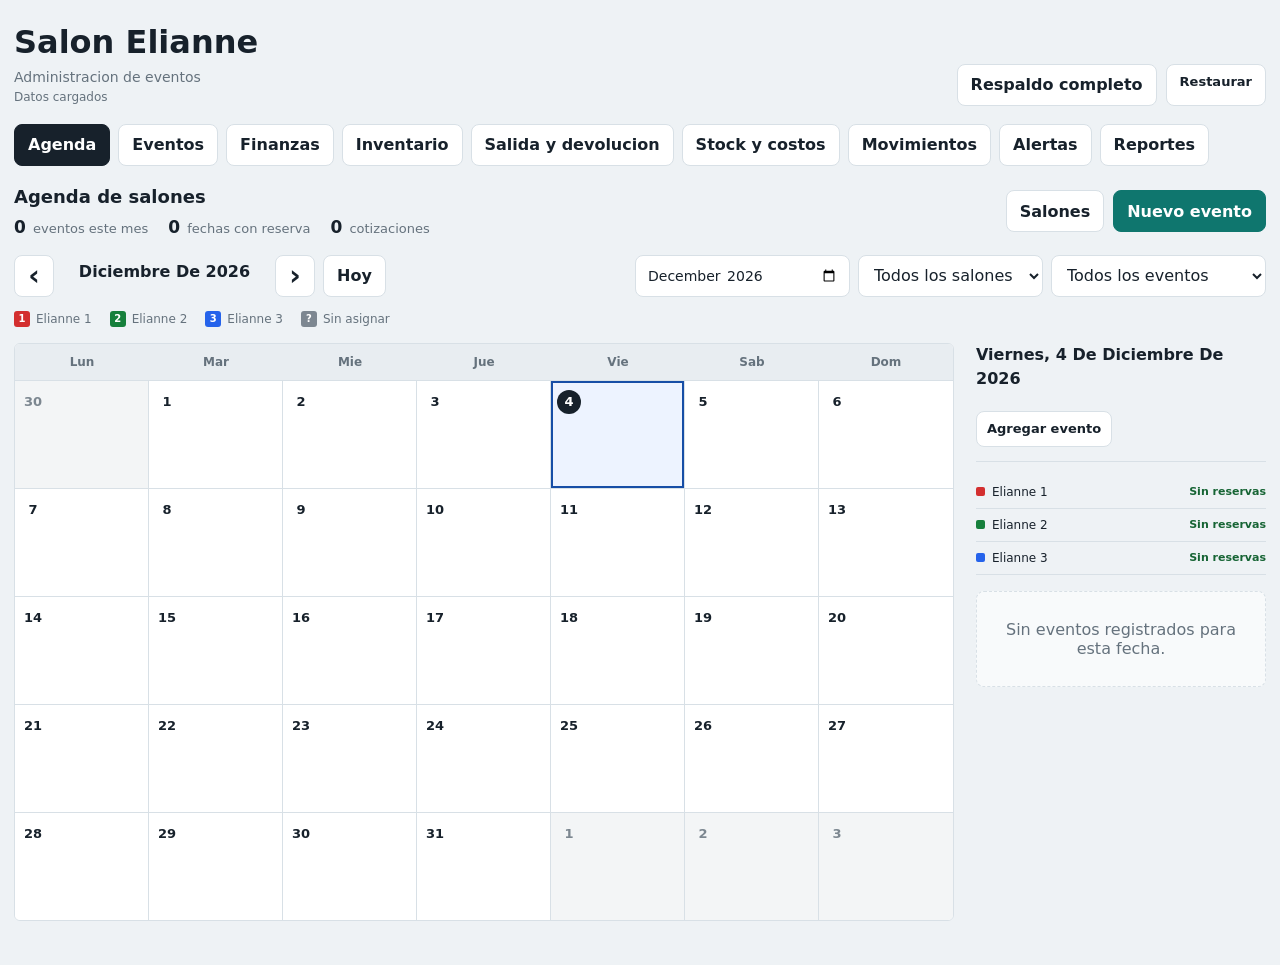
<file: index.html>
<!doctype html>
<html lang="es">
  <head>
    <meta charset="utf-8" />
    <meta name="viewport" content="width=device-width, initial-scale=1" />
    <title>Salon Elianne</title>
    <style>
      :root {
        --bg: #eef2f5;
        --panel: #ffffff;
        --panel-2: #f8fafb;
        --ink: #17212b;
        --muted: #65727d;
        --line: #d8e0e6;
        --accent: #0f766e;
        --accent-2: #174ea6;
        --danger: #b3261e;
        --soft: #e6f3f1;
        --shadow: 0 18px 46px rgba(23, 33, 43, 0.1);
      }

      * { box-sizing: border-box; }
      body {
        margin: 0;
        min-height: 100vh;
        background: var(--bg);
        color: var(--ink);
        font-family: Inter, ui-sans-serif, system-ui, -apple-system, BlinkMacSystemFont, "Segoe UI", sans-serif;
      }
      button, input, select, textarea { font: inherit; }
      button { cursor: pointer; }
      h1, h2, h3, p { margin: 0; }

      .app {
        width: min(1380px, calc(100% - 28px));
        margin: 0 auto;
        padding: 24px 0 44px;
      }

      .topbar {
        display: flex;
        justify-content: space-between;
        align-items: flex-end;
        gap: 18px;
        padding-bottom: 18px;
      }

      h1 { font-size: clamp(30px, 5vw, 48px); line-height: 1; letter-spacing: 0; }
      .subtitle { margin-top: 8px; color: var(--muted); font-size: 15px; }

      .actions { display: flex; gap: 9px; flex-wrap: wrap; justify-content: flex-end; }
      .btn {
        min-height: 42px;
        border: 1px solid var(--line);
        border-radius: 8px;
        background: var(--panel);
        color: var(--ink);
        padding: 9px 13px;
        font-weight: 750;
      }
      .btn.primary { border-color: var(--accent); background: var(--accent); color: white; }
      .btn.blue { border-color: var(--accent-2); background: var(--accent-2); color: white; }
      .btn.danger { border-color: #f1cbc8; background: #fff4f3; color: var(--danger); }
      .btn:hover { filter: brightness(0.98); }

      .stats {
        display: grid;
        grid-template-columns: repeat(4, minmax(0, 1fr));
        gap: 12px;
        margin-bottom: 18px;
      }
      .stat {
        background: var(--panel);
        border: 1px solid var(--line);
        border-radius: 8px;
        padding: 14px;
      }
      .stat span { color: var(--muted); font-size: 13px; font-weight: 750; }
      .stat strong { display: block; margin-top: 6px; font-size: 28px; line-height: 1; }

      .layout {
        display: grid;
        grid-template-columns: minmax(320px, 420px) minmax(0, 1fr);
        gap: 16px;
        align-items: start;
      }

      .panel {
        background: var(--panel);
        border: 1px solid var(--line);
        border-radius: 8px;
        box-shadow: var(--shadow);
      }
      .panel-head {
        padding: 16px;
        border-bottom: 1px solid var(--line);
      }
      .panel-head h2 { font-size: 18px; }
      .panel-head p { color: var(--muted); font-size: 14px; margin-top: 5px; }
      .form { display: grid; gap: 13px; padding: 16px; }

      label { color: var(--muted); font-size: 13px; font-weight: 800; }
      .field { display: grid; gap: 7px; }
      input, select, textarea {
        width: 100%;
        min-height: 42px;
        border: 1px solid var(--line);
        border-radius: 8px;
        background: var(--panel);
        color: var(--ink);
        padding: 9px 11px;
        outline: none;
      }
      textarea { min-height: 82px; resize: vertical; line-height: 1.5; }
      input:focus, select:focus, textarea:focus { border-color: var(--accent); box-shadow: 0 0 0 3px rgba(15, 118, 110, 0.14); }
      .row { display: grid; grid-template-columns: 1fr 1fr; gap: 11px; }

      .photo-box {
        position: relative;
        overflow: hidden;
        min-height: 235px;
        border: 1px dashed #a8b6bf;
        border-radius: 8px;
        background: var(--panel-2);
        display: grid;
        place-items: center;
        text-align: center;
      }
      .photo-box input { position: absolute; inset: 0; opacity: 0; cursor: pointer; }
      .photo-preview {
        width: 100%;
        height: 235px;
        object-fit: cover;
        display: none;
      }
      .photo-empty { padding: 18px; color: var(--muted); }
      .photo-empty strong { display: block; color: var(--ink); margin-bottom: 7px; }
      .photo-tools { display: none; gap: 8px; }

      .list-tools {
        display: grid;
        grid-template-columns: minmax(180px, 1fr) 190px 150px;
        gap: 10px;
        padding: 16px;
        border-bottom: 1px solid var(--line);
      }
      .inventory-list { padding: 16px; display: grid; gap: 10px; }
      .empty {
        border: 1px dashed var(--line);
        border-radius: 8px;
        padding: 28px;
        color: var(--muted);
        text-align: center;
        background: var(--panel-2);
      }

      .item {
        display: grid;
        grid-template-columns: 92px minmax(0, 1fr) auto;
        gap: 14px;
        align-items: center;
        border: 1px solid var(--line);
        border-radius: 8px;
        background: var(--panel-2);
        padding: 10px;
      }
      .thumb {
        width: 92px;
        aspect-ratio: 1;
        border-radius: 8px;
        object-fit: cover;
        background: #e4e9ed;
        border: 1px solid var(--line);
      }
      .item h3 { font-size: 17px; margin-bottom: 4px; }
      .meta { display: flex; flex-wrap: wrap; gap: 7px; color: var(--muted); font-size: 13px; }
      .pill { background: white; border: 1px solid var(--line); border-radius: 999px; padding: 4px 8px; }
      .qty { color: var(--accent); font-weight: 850; }
      .item-actions { display: flex; gap: 7px; }
      .small { min-height: 36px; padding: 7px 10px; font-size: 13px; }

      .notice {
        margin-top: 12px;
        padding: 11px 12px;
        border-radius: 8px;
        border: 1px solid #cce8e3;
        background: var(--soft);
        color: #16433f;
        font-size: 14px;
        display: none;
      }

      #printArea { display: none; }

      @media (max-width: 920px) {
        .topbar { align-items: stretch; flex-direction: column; }
        .actions { justify-content: flex-start; }
        .stats { grid-template-columns: repeat(2, 1fr); }
        .layout { grid-template-columns: 1fr; }
        .list-tools { grid-template-columns: 1fr; }
      }
      @media (max-width: 560px) {
        .app { width: min(100% - 18px, 1380px); padding-top: 14px; }
        .row, .stats { grid-template-columns: 1fr; }
        .item { grid-template-columns: 76px minmax(0, 1fr); }
        .thumb { width: 76px; }
        .item-actions { grid-column: 1 / -1; justify-content: flex-end; }
      }

      @media print {
        body { background: white; }
        .app { display: none; }
        #printArea { display: block; color: #111; font-family: Arial, sans-serif; }
        .print-header { display: flex; justify-content: space-between; align-items: flex-start; border-bottom: 2px solid #111; padding-bottom: 10px; margin-bottom: 14px; }
        .print-header h1 { font-size: 25px; }
        .print-header p { font-size: 12px; color: #333; margin-top: 3px; }
        .print-table { width: 100%; border-collapse: collapse; font-size: 11px; }
        .print-table th, .print-table td { border: 1px solid #777; padding: 6px; vertical-align: top; }
        .print-table th { background: #eee; text-align: left; }
        .print-photo { width: 58px; height: 58px; object-fit: cover; }
        @page { size: A4; margin: 10mm; }
      }
    </style>
  </head>
  <body>
    <div id="storageLoading" class="storage-loading" role="status">Abriendo datos del salon...</div>
    <main class="app">
      <header class="topbar">
        <div>
          <h1>Salon Elianne</h1>
          <p class="subtitle">Administracion de eventos</p>
          <p id="saveState" class="save-state" role="status">Datos cargados</p>
        </div>
        <div class="actions">
          <button class="btn" id="backupBtn" type="button">Respaldo completo</button>
          <label class="btn" for="restoreInput">Restaurar</label>
          <input id="restoreInput" type="file" accept="application/json" hidden />
          <button class="btn blue" id="excelBtn" type="button">Exportar Excel .xlsx</button>
          <button class="btn primary" id="pdfBtn" type="button">Descargar PDF</button>
        </div>
      </header>

      <section class="stats" aria-label="Resumen del inventario">
        <div class="stat"><span>Productos</span><strong id="statProducts">0</strong></div>
        <div class="stat"><span>Unidades</span><strong id="statUnits">0</strong></div>
        <div class="stat"><span>Categorias</span><strong id="statCategories">0</strong></div>
        <div class="stat"><span>Ultima edicion</span><strong id="statDate">-</strong></div>
      </section>

      <section class="layout">
        <aside class="panel">
          <div class="panel-head">
            <h2 id="formTitle">Nuevo producto</h2>
            <p>Sube la foto y completa los datos principales.</p>
          </div>
          <form class="form" id="productForm">
            <div class="field">
              <label>Foto del producto</label>
              <div class="photo-box" id="photoBox">
                <img class="photo-preview" id="photoPreview" alt="Vista previa del producto" />
                <div class="photo-empty" id="photoEmpty"><strong>Seleccionar foto</strong><span>JPG, PNG o foto del celular. Se reduce automaticamente para ahorrar espacio.</span></div>
                <input id="photoInput" type="file" accept="image/*" />
              </div>
              <div class="photo-tools" id="photoTools"><button class="btn small" id="removePhotoBtn" type="button">Quitar foto</button></div>
            </div>

            <div class="field">
              <label for="nameInput">Nombre del producto</label>
              <input id="nameInput" autocomplete="off" required placeholder="Ej: Plato base dorado" />
            </div>

            <div class="row">
              <div class="field">
              <label for="qtyInput">Cantidad utilizable</label>
                <input id="qtyInput" type="number" min="0" step="1" required placeholder="0" />
              </div>
              <div class="field">
                <label for="unitInput">Unidad</label>
                <select id="unitInput">
                  <option>unidades</option>
                  <option>juegos</option>
                  <option>cajas</option>
                  <option>paquetes</option>
                  <option>metros</option>
                </select>
              </div>
            </div>

            <div class="row">
              <div class="field">
                <label for="codeInput">Codigo</label>
                <input id="codeInput" autocomplete="off" placeholder="Ej: VAJ-001" />
              </div>
              <div class="field">
                <label for="categoryInput">Categoria</label>
                <div class="category-entry"><select id="categoryInput">
                  <option value="">Seleccionar categoria</option>
                  <option value="Vajilla">Vajilla</option>
                  <option value="Cristaleria">Cristaleria</option>
                  <option value="Cubiertos">Cubiertos</option>
                  <option value="Manteleria">Manteleria</option>
                  <option value="Decoracion">Decoracion</option>
                  <option value="Mobiliario">Mobiliario</option>
                  <option value="Cocina">Cocina</option>
                  <option value="Otros">Otros</option>
                </select><button id="inventoryCategoryAdd" class="btn small" type="button" data-new-category="inventory">Nueva categoria</button></div>
              </div>
            </div>

            <div class="field">
              <label for="locationInput">Ubicacion</label>
              <input id="locationInput" autocomplete="off" placeholder="Ej: Deposito A, estante 2" />
            </div>

            <div class="field">
              <label for="notesInput">Notas</label>
              <textarea id="notesInput" placeholder="Color, estado, observaciones o medidas."></textarea>
            </div>

            <div class="actions">
              <button class="btn primary" type="submit" id="saveBtn">Guardar producto</button>
              <button class="btn" type="button" id="clearBtn">Limpiar</button>
            </div>
            <div class="notice" id="notice"></div>
          </form>
        </aside>

        <section class="panel">
          <div class="panel-head">
            <h2>Productos cargados</h2>
            <p>Busca, filtra y corrige el inventario antes de exportar.</p>
          </div>
          <div class="list-tools">
            <input id="searchInput" type="search" placeholder="Buscar por nombre, codigo o nota" />
            <select id="filterInput"><option value="">Todas las categorias</option></select>
            <select id="sortInput">
              <option value="recent">Mas recientes</option>
              <option value="name">Nombre A-Z</option>
              <option value="category">Categoria</option>
              <option value="quantity">Mayor cantidad</option>
            </select>
          </div>
          <div class="inventory-list" id="inventoryList"></div>
        </section>
      </section>
    </main>

    <section id="printArea"></section>

    <script>/* Keep full documents and migration copies outside localStorage's small quota. */
(() => {
  'use strict';
  const NAME='elianneSalonData', KEY='elianneSalon.v3';
  const SOURCE_KEYS=[KEY,'elianneInventory.v1','elianneSalonEvents.v1','elianneSalonExtras.v1'];
  let db=null, channel=null;
  const token=()=>globalThis.crypto?.randomUUID?.()||Date.now().toString(36)+Math.random().toString(36).slice(2);
  const error=(name,message)=>Object.assign(new Error(message),{name});
  function connect(){
    if(!globalThis.indexedDB)return Promise.reject(error('StorageUnavailableError','Este navegador no permite abrir la base local.'));
    return new Promise((resolve,reject)=>{
      let settled=false;
      const timer=setTimeout(()=>finish(error('StorageUnavailableError','La base local esta bloqueada. Cierra las otras pestañas del sistema y vuelve a abrirlo.')),8000);
      const finish=(failure,value)=>{if(settled){value?.close();return;}settled=true;clearTimeout(timer);failure?reject(failure):resolve(value);};
      let request;try{request=indexedDB.open(NAME,1);}catch(e){finish(e);return;}
      request.onupgradeneeded=()=>{const database=request.result;for(const name of ['state','legacy'])if(!database.objectStoreNames.contains(name))database.createObjectStore(name);};
      request.onerror=()=>finish(request.error);
      request.onblocked=()=>finish(error('StorageUnavailableError','Otra pestaña bloqueo la apertura de los datos. Cierra las otras pestañas del sistema.'));
      request.onsuccess=()=>{
        const database=request.result;
        database.onversionchange=()=>{database.close();if(db===database)db=null;};
        finish(null,database);
      };
    });
  }
  function read(store,key){
    return new Promise((resolve,reject)=>{
      const tx=db.transaction(store,'readonly'),req=tx.objectStore(store).get(key);let result;
      req.onsuccess=()=>result=req.result;
      tx.oncomplete=()=>resolve(result);tx.onerror=()=>reject(tx.error||req.error);tx.onabort=()=>reject(tx.error||error('AbortError','No se pudo leer la base local.'));
    });
  }
  function createInitial(makeData){
    let sources={};
    return new Promise((resolve,reject)=>{
      const tx=db.transaction(['state','legacy'],'readwrite'),store=tx.objectStore('state'),req=store.get('main');
      let chosen,created=false,failure;
      req.onsuccess=()=>{
        try{
          if(req.result){chosen=req.result;return;}
          sources=Object.fromEntries(SOURCE_KEYS.map(key=>[key,localStorage.getItem(key)]));
          const initial={token:token(),data:makeData()};
          if(SOURCE_KEYS.some(key=>localStorage.getItem(key)!==sources[key]))throw error('StorageConflictError','Los datos cambiaron durante la migracion. Cierra las otras pestañas y recarga.');
          chosen=initial;created=true;store.put(initial,'main');
          for(const [key,raw]of Object.entries(sources))if(raw!==null)tx.objectStore('legacy').put({raw,archivedAt:Date.now()},key);
        }catch(e){failure=e;tx.abort();}
      };
      tx.oncomplete=()=>resolve({record:chosen,created,sources});
      tx.onerror=()=>reject(failure||tx.error||req.error);
      tx.onabort=()=>reject(failure||tx.error||error('AbortError','No se completo la migracion.'));
    });
  }
  async function verifyMigration(result,validate){
    const actual=await read('state','main');
    validate(actual?.data);
    if(actual.token!==result.record.token||JSON.stringify(actual.data)!==JSON.stringify(result.record.data))throw error('StorageConflictError','La copia local cambio durante la verificacion. Recarga para leer la ultima version.');
    for(const [key,raw]of Object.entries(result.sources)){
      if(raw===null)continue;
      const archived=await read('legacy',key);
      if(archived?.raw!==raw)throw error('StorageVerificationError','No se verifico la copia anterior. Los datos originales se conservaron.');
    }
    // Only remove duplicates after both the live document and exact originals were read back.
    for(const key of SOURCE_KEYS.filter(key=>key!==KEY)){
      const raw=result.sources[key];
      if(raw!==null&&localStorage.getItem(key)===raw){try{localStorage.removeItem(key);}catch{/* The verified database is already authoritative. */}}
    }
    if(localStorage.getItem(KEY)===result.sources[KEY]){
      try{localStorage.setItem(KEY,JSON.stringify({backend:'indexeddb',database:NAME,version:1}));}catch{/* No localStorage capacity is required for future saves. */}
    }
    return actual;
  }
  async function open(makeData,validate,onExternal){
    db=await connect();
    let record=await read('state','main');
    if(!record){
      const result=await createInitial(makeData);
      record=result.created?await verifyMigration(result,validate):result.record;
    }
    const data=validate(record?.data);
    if(typeof BroadcastChannel==='function'){
      channel=new BroadcastChannel(NAME);
      channel.onmessage=()=>onExternal();
    }
    return {data,token:record.token};
  }
  function write(data,expected){
    if(!db)return Promise.reject(error('StorageUnavailableError','La base local esta cerrada. Recarga antes de seguir.'));
    return new Promise((resolve,reject)=>{
      const tx=db.transaction('state','readwrite'),store=tx.objectStore('state'),req=store.get('main'),next=token();let failure;
      req.onsuccess=()=>{
        try{
          if(req.result?.token!==expected)throw error('StorageConflictError','Los datos cambiaron en otra pestaña. Recarga antes de continuar.');
          store.put({data,token:next},'main');
        }catch(e){failure=e;tx.abort();}
      };
      tx.oncomplete=()=>{try{channel?.postMessage({token:next});}catch{}resolve(next);};
      tx.onerror=()=>reject(failure||tx.error||req.error);
      tx.onabort=()=>reject(failure||tx.error||error('AbortError','No se confirmo el guardado.'));
    });
  }
  window.ElianneStorage={open,write,name:NAME};
})();

/* The entire business state is persisted in one write, including its audit trail. */
(() => {
  'use strict';
  const KEY = 'elianneSalon.v3';
  const LEGACY = ['elianneInventory.v1', 'elianneSalonEvents.v1', 'elianneSalonExtras.v1'];
  const statuses = ['cotizacion', 'reservado', 'en-evento', 'devuelto', 'cerrado', 'cancelado'];
  const productStatuses = ['disponible', 'limpieza', 'mantenimiento', 'danado', 'baja'];
  const rentalStatuses=['pendiente','confirmado','recibido','devuelto','cancelado'];
  const ownQty=i=>i.qty-(i.external&&i.external.status!=='cancelado'?i.external.qty:0);
  const active = e => ['reservado', 'en-evento'].includes(e.status);
  const occupiesHall = e => ['reservado', 'en-evento', 'devuelto', 'cerrado'].includes(e.status);
  const DEFAULT_HALLS = [{id:'hall-1',name:'Elianne 1'},{id:'hall-2',name:'Elianne 2'},{id:'hall-3',name:'Elianne 3'}];
  const clone = v => JSON.parse(JSON.stringify(v));
  const uid = () => 's' + Date.now().toString(36) + Math.random().toString(36).slice(2, 10);
  const today = () => {
    const d = new Date();
    return [d.getFullYear(), String(d.getMonth() + 1).padStart(2, '0'), String(d.getDate()).padStart(2, '0')].join('-');
  };
  const fail = message => { throw new Error(message); };
  const obj = v => v && typeof v === 'object' && !Array.isArray(v);
  const text = (v, label = 'Texto',limit=10000) => {
    if (v == null) return '';
    if (typeof v !== 'string' || v.length > limit) fail(label + ' invalido.');
    return v.trim();
  };
  const id = v => {
    if (typeof v !== 'string' || !/^[a-zA-Z0-9_-]{1,100}$/.test(v)) fail('Identificador invalido en los datos.');
    return v;
  };
  function quantity(v, label = 'Cantidad') {
    if (v === '' || v == null || !['number', 'string'].includes(typeof v) || (typeof v === 'string' && !v.trim())) fail(label + ' es obligatoria.');
    const n = Number(v);
    if (!Number.isSafeInteger(n) || n < 0 || n > 100000000) fail(label + ' debe ser un entero entre 0 y 100000000.');
    return n;
  }
  function amount(v) {
    if (v === '' || v == null || !['number', 'string'].includes(typeof v)) fail('Costo invalido.');
    const n = Number(v);
    if (!Number.isFinite(n) || n < 0 || n > 1e12) fail('Costo invalido.');
    return n;
  }
  function date(v) {
    if (typeof v !== 'string' || !/^\d{4}-\d{2}-\d{2}$/.test(v) || !Number.isFinite(Date.parse(v)) || new Date(v).toISOString().slice(0, 10) !== v) fail('Fecha invalida.');
    return v;
  }
  function photo(v) {
    if (!v) return '';
    if (typeof v !== 'string' || !/^data:image\/(jpeg|png);base64,[A-Za-z0-9+/]+=*$/.test(v)) fail('La foto debe estar incluida en formato JPG o PNG.');
    return v;
  }
  function normalizeHalls(halls = DEFAULT_HALLS) {
    if(!Array.isArray(halls)||halls.length!==3)fail('Deben existir los tres salones.');
    const result=DEFAULT_HALLS.map(h=>{
      const found=halls.find(x=>obj(x)&&x.id===h.id),name=found?text(found.name):'';
      if(!name||name.length>60)fail('Cada salon necesita un nombre de hasta 60 caracteres.');
      return {id:h.id,name};
    });
    if(new Set(result.map(h=>h.name.toLocaleLowerCase('es'))).size!==3)fail('Los nombres de los salones no pueden repetirse.');
    return result;
  }
  function normalizeVenue(e,eventDate) {
    const hallIds=e.hallIds??[];
    if(!Array.isArray(hallIds)||hallIds.some(h=>!DEFAULT_HALLS.some(x=>x.id===h))||new Set(hallIds).size!==hallIds.length)fail('Seleccion de salones invalida.');
    const venueMode=e.venueMode||'day',venueEndDate=date(e.venueEndDate||eventDate);
    if(!['day','hours'].includes(venueMode)||venueEndDate<eventDate)fail('Revisa las fechas de ocupacion del salon.');
    const clock=(value,label)=>{
      if(typeof value!=='string'||!/^([01]\d|2[0-3]):[0-5]\d$/.test(value))fail(label+' invalida.');
      return value;
    };
    const startTime=venueMode==='hours'?clock(e.startTime,'Hora de inicio'):'00:00';
    const endTime=venueMode==='hours'?clock(e.endTime,'Hora de fin'):'00:00';
    const setupMinutes=quantity(e.setupMinutes??0,'Montaje'),cleanupMinutes=quantity(e.cleanupMinutes??0,'Limpieza');
    if(setupMinutes>2880||cleanupMinutes>2880)fail('Montaje y limpieza admiten hasta 2880 minutos cada uno.');
    const schedule={hallIds:[...hallIds],venueMode,venueEndDate,startTime,endTime,setupMinutes,cleanupMinutes};
    const span=venueRange({...schedule,eventDate});
    if(span.eventEnd<=span.eventStart||span.eventEnd-span.eventStart>366*1440)fail('El fin debe ser posterior al inicio y el periodo no puede superar 366 dias. Para terminar de madrugada, elige la fecha del dia siguiente.');
    return schedule;
  }
  function civilMinute(key,clock='00:00') {
    const [y,m,d]=key.split('-').map(Number),[h,min]=clock.split(':').map(Number);
    const value=new Date(0);value.setUTCFullYear(y,m-1,d);value.setUTCHours(h,min,0,0);
    return value.getTime()/60000;
  }
  function venueRange(e) {
    const start=civilMinute(e.eventDate||e.date,e.venueMode==='hours'?e.startTime:'00:00');
    const end=civilMinute(e.venueEndDate||e.eventDate||e.date,e.venueMode==='hours'?e.endTime:'00:00')+(e.venueMode==='hours'?0:1440);
    return {start:start-(e.setupMinutes||0),end:end+(e.cleanupMinutes||0),eventStart:start,eventEnd:end};
  }
  function hallConflicts(d,e) {
    const span=venueRange(e),halls=e.hallIds||[];
    return d.events.filter(other=>other.id!==e.id&&occupiesHall(other)&&(other.hallIds||[]).some(h=>halls.includes(h))).filter(other=>{
      const existing=venueRange(other);return span.start<existing.end&&existing.start<span.end;
    });
  }
  function checkHalls(d,e,ignoreUnassigned=false) {
    if(!e.hallIds.length)fail('Selecciona al menos un salon para el evento.');
    const conflict=hallConflicts(d,e)[0];
    if(conflict){
      const names=d.halls.filter(h=>e.hallIds.includes(h.id)&&conflict.hallIds.includes(h.id)).map(h=>h.name).join(', ');
      fail(names+' ya esta reservado para "'+conflict.client+'" en ese periodo, incluyendo montaje y limpieza.');
    }
    const span=venueRange(e),pending=d.events.find(other=>other.id!==e.id&&occupiesHall(other)&&!other.hallIds.length&&(()=>{const range=venueRange(other);return span.start<range.end&&range.start<span.end;})());
    if(pending&&!ignoreUnassigned)fail('El evento "'+pending.client+'" aun no tiene salon asignado en ese periodo. Asignale un salon antes de confirmar otra reserva.');
  }
  function normalizeProduct(p) {
    if (!obj(p)) fail('Producto invalido.');
    const name = text(p.name, 'Nombre');
    if (!name) fail('El producto necesita un nombre.');
    return { id: id(p.id), name, qty: quantity(p.qty), unit: text(p.unit) || 'unidades', code: text(p.code), category: text(p.category) || 'Otros', location: text(p.location), notes: text(p.notes), photo: photo(p.photo), updatedAt: Number(p.updatedAt) || Date.now() };
  }
  function categoryKey(value){return String(value??'').normalize('NFC').trim().replace(/\s+/g,' ').toLocaleLowerCase('es');}
  function normalizeCategories(raw,items,required){
    if(raw===undefined&&!required)raw=[];
    if(!Array.isArray(raw))fail('Falta la lista de categorias del respaldo.');
    const result=[],seen=new Set();
    for(const value of [...raw,...items.map(p=>p.category)]){
      const name=text(value,'Categoria').normalize('NFC').replace(/\s+/g,' ');if(!name)fail('Nombre de categoria invalido.');
      const key=categoryKey(name);if(!seen.has(key)){seen.add(key);result.push(name);}
    }
    return result.sort((a,b)=>a.localeCompare(b,'es'));
  }
  function addCategory(value){
    const name=text(value,'Categoria',100).normalize('NFC').replace(/\s+/g,' ');if(!name)fail('Escribe el nombre de la categoria.');
    return commit(d=>{if(d.categories.some(c=>categoryKey(c)===categoryKey(name)))fail('Ya existe esa categoria.');d.categories.push(name);movement(d,'categoria-creada',null,0,'Categoria creada: '+name+'.');});
  }
  function normalizeRental(raw,total) {
    if(raw==null)return null;
    if(!obj(raw)||!rentalStatuses.includes(raw.status))fail('Estado del alquiler invalido.');
    const qty=quantity(raw.qty,'Cantidad alquilada');
    if(!qty||qty>total)fail('El alquiler debe cubrir entre 1 y la cantidad solicitada.');
    const supplier=text(raw.supplier),deliveryDate=date(raw.deliveryDate),returnDate=date(raw.returnDate);
    if(returnDate<deliveryDate)fail('Revisa las fechas del alquiler.');
    if(['confirmado','recibido','devuelto'].includes(raw.status)&&!supplier)fail('Escribe el proveedor antes de confirmar el alquiler.');
    const returned=quantity(raw.returned??0),damaged=quantity(raw.damaged??0),missing=quantity(raw.missing??0);
    if(returned+damaged+missing>qty||(raw.status==='devuelto'&&returned+damaged+missing!==qty))fail('Revisa el conteo del material alquilado.');
    const stamp=value=>value==null?null:Number.isFinite(value)&&Number.isFinite(new Date(value).getTime())?value:fail('Fecha de registro del alquiler invalida.');
    const receivedAt=stamp(raw.receivedAt),returnedAt=stamp(raw.returnedAt);
    if(['recibido','devuelto'].includes(raw.status)&&receivedAt==null)fail('Falta el registro de recepcion del alquiler.');
    if(raw.status==='devuelto'&&returnedAt==null)fail('Falta el registro de devolucion al proveedor.');
    return {qty,supplier,cost:raw.cost==null||raw.cost===''?null:amount(raw.cost),deliveryDate,returnDate,status:raw.status,notes:text(raw.notes),returned,damaged,missing,receivedAt,returnedAt};
  }
  function normalizeEvent(e) {
    if (!obj(e) || !Array.isArray(e.items) || !statuses.includes(e.status)) fail('Evento invalido.');
    const client = text(e.client), start = date(e.date), end = date(e.returnDate || e.date), eventDate = date(e.eventDate || e.date);
    if (!client || end < start) fail('Revisa el nombre y las fechas del evento.');
    const seen = new Set();
    const items = e.items.map(i => {
      if (!obj(i)) fail('Detalle de evento invalido.');
      const pid = id(i.productId);
      if (seen.has(pid)) fail('Hay productos repetidos en un evento.');
      seen.add(pid);
      const qty = quantity(i.qty);
      if (!qty) fail('La cantidad de salida debe ser mayor a cero.');
      return { productId: pid, qty, returned: quantity(i.returned ?? 0), damaged: quantity(i.damaged ?? 0), missing: quantity(i.missing ?? 0),external:normalizeRental(i.external,qty) };
    });
    const guestCount=e.guestCount==null||e.guestCount===''?null:quantity(e.guestCount,'Invitados');
    return { id: id(e.id), client, guestCount, eventDate, ...normalizeVenue(e,eventDate), date: start, returnDate: end, departureDate: e.departureDate ? date(e.departureDate) : '', type: text(e.type) || 'Otro', status: e.status, responsible: text(e.responsible), place: text(e.place), notes: text(e.notes), items, settledAt: Number(e.settledAt) || null, updatedAt: Number(e.updatedAt) || Date.now() };
  }
  function normalize(raw) {
    if (!obj(raw) || ![3,4,5,6].includes(raw.schemaVersion) || !Array.isArray(raw.items) || !Array.isArray(raw.events) || !obj(raw.extras) || !Array.isArray(raw.movements)) fail('El archivo no es un respaldo completo compatible.');
    const d = { schemaVersion: 6, revision: quantity(raw.revision ?? 0), halls:normalizeHalls(raw.halls), items: raw.items.map(normalizeProduct), events: raw.events.map(normalizeEvent), extras: {}, movements: [] };
    for (const collection of [d.items, d.events]) {
      if (new Set(collection.map(v => v.id)).size !== collection.length) fail('El respaldo tiene identificadores repetidos.');
    }
    Object.entries(raw.extras).forEach(([pid, ex]) => {
      id(pid);
      if (!obj(ex) || !productStatuses.includes(ex.status)) fail('Estado de producto invalido.');
      d.extras[pid] = { status: ex.status, minQty: quantity(ex.minQty ?? 0), cost: amount(ex.cost ?? 0) };
    });
    d.movements = raw.movements.map(m => {
      if (!obj(m) || !Number.isFinite(m.at) || !Number.isFinite(new Date(m.at).getTime()) || !Number.isSafeInteger(m.delta)) fail('Movimiento invalido.');
      return { id: id(m.id), at: m.at, productId: m.productId ? id(m.productId) : '', productName: text(m.productName), eventId: m.eventId ? id(m.eventId) : '', eventName: text(m.eventName), type: text(m.type), delta: m.delta, balance: quantity(m.balance ?? 0), detail: text(m.detail,'Detalle',25000), responsible: text(m.responsible) };
    });
    if (new Set(d.movements.map(m => m.id)).size !== d.movements.length) fail('Hay movimientos repetidos.');
    d.categories=normalizeCategories(raw.categories,d.items,raw.schemaVersion===6);
    d.finance=normalizeFinance(raw.finance,d,raw.schemaVersion>=5);
    return d;
  }
  const cashKinds=['cobro','reembolso-cliente','pago-gasto','reembolso-proveedor'];
  const cashMethods=['Efectivo','Transferencia','QR','Tarjeta','Otro'];
  const finSum=values=>values.reduce((sum,value)=>{const n=sum+value;if(!Number.isSafeInteger(n))fail('El total financiero supera el limite seguro.');return n;},0);
  const cents=n=>{if(!Number.isSafeInteger(n)||n<0||n>100000000000000)fail('Importe financiero invalido.');return n;};
  function toCents(value,nullable=false){
    if(nullable&&(value===''||value==null))return null;
    const s=String(value??'').trim();if(!/^\d+(\.\d{1,2})?$/.test(s))fail('Escribe un importe positivo con hasta dos decimales.');
    const [whole,decimals='']=s.split('.');return cents(Number(whole)*100+Number(decimals.padEnd(2,'0')));
  }
  function finMeta(raw){
    const by=text(raw.by),at=raw.at,voidedAt=raw.voidedAt==null?null:raw.voidedAt,voidReason=text(raw.voidReason),voidBy=text(raw.voidBy);
    if(!by||!Number.isFinite(at)||at<=0||!Number.isFinite(new Date(at).getTime())||(voidedAt!==null&&(!Number.isFinite(voidedAt)||voidedAt<=0||!Number.isFinite(new Date(voidedAt).getTime())||!voidReason||!voidBy)))fail('Registro financiero o anulacion invalida.');
    return {by,at,voidedAt,voidReason,voidBy};
  }
  const freshFinMeta=by=>{by=text(by);if(!by)fail('Escribe quien registra el movimiento.');return {by,at:Date.now(),voidedAt:null,voidReason:'',voidBy:''};};
  const finExpenseKey=c=>c.expenseId?'gasto:'+c.expenseId:'alquiler:'+c.eventId+':'+c.productId;
  const netCash=rows=>finSum(rows.filter(c=>!c.voidedAt).map(c=>['reembolso-cliente','reembolso-proveedor'].includes(c.kind)?-c.amount:c.amount));
  function normalizeFinance(raw,d,required){
    if(raw===undefined&&!required)return {contracts:[],expenses:[],cash:[]};
    if(!obj(raw)||!['contracts','expenses','cash'].every(key=>Array.isArray(raw[key])))fail('Faltan los registros financieros del respaldo.');
    const eventExists=eid=>{if(!d.events.some(e=>e.id===eid))fail('Registro financiero sin evento.');return eid;};
    const entry=r=>{if(!obj(r))fail('Registro financiero invalido.');const amount=cents(r.amount);if(!amount)fail('El importe debe ser mayor a cero.');const description=text(r.description);if(!description)fail('Escribe el concepto.');return {id:id(r.id),description,amount,...finMeta(r)};};
    const contracts=raw.contracts.map(c=>{
      if(!obj(c)||!Array.isArray(c.extras))fail('Acuerdo financiero invalido.');
      return {eventId:eventExists(id(c.eventId)),base:c.base===null?null:cents(c.base),extras:c.extras.map(entry)};
    });
    const expenses=raw.expenses.map(r=>{
      const e=entry(r),eventId=r.eventId?eventExists(id(r.eventId)):'',hallId=r.hallId?id(r.hallId):'';
      if(hallId&&!d.halls.some(h=>h.id===hallId)||eventId&&hallId)fail('Salon del gasto invalido.');
      return {...e,eventId,hallId,date:date(r.date),category:text(r.category)||'Otros'};
    });
    const cash=raw.cash.map(c=>{
      if(!obj(c)||!cashKinds.includes(c.kind)||!cashMethods.includes(c.method))fail('Movimiento de caja invalido.');
      const amount=cents(c.amount);if(!amount)fail('El importe debe ser mayor a cero.');
      const eventId=c.eventId?eventExists(id(c.eventId)):'',expenseId=c.expenseId?id(c.expenseId):'',productId=c.productId?id(c.productId):'';
      if(['cobro','reembolso-cliente'].includes(c.kind)){if(!eventId||expenseId||productId)fail('Cobro sin evento valido.');}
      else if(expenseId){const expense=expenses.find(e=>e.id===expenseId);if(!expense||expense.eventId!==eventId||productId)fail('Pago sin gasto valido.');}
      else if(!eventId||!productId||!d.events.find(e=>e.id===eventId)?.items.some(i=>i.productId===productId&&i.external))fail('Pago sin alquiler externo valido.');
      return {id:id(c.id),kind:c.kind,amount,eventId,expenseId,productId,date:date(c.date),method:c.method,note:text(c.note),...finMeta(c)};
    });
    for(const list of [contracts.map(c=>c.eventId),expenses.map(c=>c.id),cash.map(c=>c.id),...contracts.map(c=>c.extras.map(x=>x.id))])if(new Set(list).size!==list.length)fail('Hay registros financieros repetidos.');
    const groups=new Map();for(const c of cash){const key=['cobro','reembolso-cliente'].includes(c.kind)?'cliente:'+c.eventId:finExpenseKey(c);if(!groups.has(key))groups.set(key,[]);groups.get(key).push(c);}
    for(const rows of groups.values()){
      if(netCash(rows)<0)fail('El reembolso o la anulacion supera los pagos vigentes.');
      const dates=[...new Set(rows.filter(c=>!c.voidedAt).map(c=>c.date))].sort();let running=0;
      for(const day of dates){running=finSum([running,netCash(rows.filter(c=>c.date===day))]);if(running<0)fail('La fecha del reembolso es anterior a los pagos que lo cubren.');}
    }
    for(const c of contracts)finSum([c.base||0,...c.extras.filter(x=>!x.voidedAt).map(x=>x.amount)]);
    finSum([...cash.map(c=>c.amount),...expenses.map(x=>x.amount),...contracts.flatMap(c=>[c.base||0,...c.extras.map(x=>x.amount)]),...d.events.flatMap(e=>e.items.map(i=>i.external?.cost==null?0:Math.round(i.external.cost*100)))]);
    return {contracts,expenses,cash};
  }
  function finExpenseRows(d,eventId){
    const rows=d.finance.expenses.filter(x=>!x.voidedAt&&(eventId===undefined||x.eventId===eventId)).map(x=>({...x,source:'manual',productId:''}));
    if(eventId!=='')d.events.filter(e=>eventId===undefined||e.id===eventId).forEach(e=>e.items.filter(i=>i.external).forEach(i=>{
      const r=i.external,paid=netCash(d.finance.cash.filter(c=>c.eventId===e.id&&c.productId===i.productId&&!c.expenseId));
      if(r.status==='cancelado'&&!paid)return;
      rows.push({id:'',eventId:e.id,productId:i.productId,hallId:'',source:'rental',description:'Alquiler: '+(d.items.find(p=>p.id===i.productId)?.name||i.productId)+(r.supplier?' / '+r.supplier:''),category:'Alquiler externo',date:e.eventDate,amount:r.status==='cancelado'?paid:r.cost==null?null:Math.round(r.cost*100),rentalStatus:r.status});
    }));
    return rows.map(x=>{const paid=netCash(d.finance.cash.filter(c=>['pago-gasto','reembolso-proveedor'].includes(c.kind)&&(x.source==='manual'?c.expenseId===x.id:!c.expenseId&&c.eventId===x.eventId&&c.productId===x.productId)));return {...x,paid,pending:x.amount==null?null:Math.max(0,x.amount-paid),credit:x.amount==null?0:Math.max(0,paid-x.amount)};});
  }
  function finEvent(d,eid){
    const event=d.events.find(e=>e.id===eid);if(!event)fail('Evento no encontrado.');
    const contract=d.finance.contracts.find(c=>c.eventId===eid)||{eventId:eid,base:null,extras:[]},extras=finSum(contract.extras.filter(x=>!x.voidedAt).map(x=>x.amount));
    const total=contract.base===null?null:finSum([contract.base,extras]),cash=d.finance.cash.filter(c=>c.eventId===eid),received=netCash(cash.filter(c=>['cobro','reembolso-cliente'].includes(c.kind))),expenses=finExpenseRows(d,eid),unknown=expenses.filter(x=>x.amount===null).length,cost=finSum(expenses.map(x=>x.amount||0));
    return {eventId:eid,contract,extras,total,received,pending:total===null?null:Math.max(0,total-received),credit:total===null?0:Math.max(0,received-total),expenses,cost,unknown,result:total===null||unknown?null:total-cost,cash,paid:netCash(cash.filter(c=>['pago-gasto','reembolso-proveedor'].includes(c.kind)))};
  }
  function finMonth(d,month,hall=''){
    if(!/^\d{4}-(0[1-9]|1[0-2])$/.test(month))fail('Selecciona un mes valido.');
    if(hall&&!d.halls.some(h=>h.id===hall))fail('Salon invalido.');
    const matches=e=>!hall||e.hallIds.includes(hall),events=d.events.filter(e=>e.eventDate.slice(0,7)===month&&matches(e)),rows=events.map(e=>({...finEvent(d,e.id),event:e}));
    const cash=d.finance.cash.filter(c=>!c.voidedAt&&c.date.slice(0,7)===month&&(c.eventId?matches(d.events.find(e=>e.id===c.eventId)):!hall||d.finance.expenses.find(e=>e.id===c.expenseId)?.hallId===hall));
    const income=finSum(cash.filter(c=>c.kind==='cobro').map(c=>c.amount)),refunds=finSum(cash.filter(c=>c.kind==='reembolso-cliente').map(c=>c.amount)),out=finSum(cash.filter(c=>c.kind==='pago-gasto').map(c=>c.amount)),supplierRefunds=finSum(cash.filter(c=>c.kind==='reembolso-proveedor').map(c=>c.amount));
    const general=finExpenseRows(d,'').filter(x=>x.date.slice(0,7)===month&&(!hall||x.hallId===hall)),generalCost=finSum(general.map(x=>x.amount)),confirmed=rows.filter(r=>!['cotizacion','cancelado'].includes(r.event.status)),incomplete=confirmed.filter(r=>r.result===null).length;
    return {month,hall,rows,cash,income,refunds,out,supplierRefunds,net:finSum([income,-refunds,-out,supplierRefunds]),general,generalCost,incomplete,result:incomplete?null:finSum([...confirmed.map(r=>r.result),-generalCost]),pending:finSum(confirmed.map(r=>r.pending||0)),unassignedGeneral:hall?finSum(finExpenseRows(d,'').filter(x=>x.date.slice(0,7)===month&&!x.hallId).map(x=>x.amount)):0};
  }
  function setContract(eid,base,by){
    const value=toCents(base,true),meta=freshFinMeta(by);
    return commit(d=>setContractValue(d,eid,value,meta.by));
  }
  function setContractValue(d,eid,value,actor){
    const e=d.events.find(e=>e.id===eid);if(!e)fail('Evento no encontrado.');
    let c=d.finance.contracts.find(c=>c.eventId===eid);
    if(!c){if(value===null)return;c={eventId:eid,base:null,extras:[]};d.finance.contracts.push(c);}
    if(c.base===value)return;
    const old=c.base;c.base=value;
    movement(d,'finanzas-acuerdo',null,0,`Precio base: ${old===null?'sin definir':(old/100).toFixed(2)} a ${value===null?'sin definir':(value/100).toFixed(2)} Bs.`,e,actor);
  }
  function addFinanceRecord(kind,payload,by){
    const meta=freshFinMeta(by),amount=toCents(payload.amount);if(!amount)fail('El importe debe ser mayor a cero.');
    return commit(d=>appendFinanceRecord(d,kind,{...payload,amount},meta));
  }
  function addExpenseWithPayment(payload,payment,by){
    const meta=freshFinMeta(by),amount=toCents(payload.amount);
    if(!amount)fail('El costo del gasto debe ser mayor a cero.');
    const paid=payment?toCents(payment.amount):0;
    if(payment&&(!paid||paid>amount))fail('El abono debe ser mayor a cero y no superar el costo del gasto.');
    return commit(d=>{
      appendFinanceRecord(d,'expense',{...payload,amount},meta);
      if(payment)appendFinanceRecord(d,'cash',{id:payment.id,kind:'pago-gasto',amount:paid,eventId:payload.eventId||'',expenseId:payload.id,productId:'',date:payment.date,method:payment.method,note:payment.note||''},meta);
    });
  }
  function appendFinanceRecord(d,kind,payload,meta){
      const amount=payload.amount;
      const record={...payload,id:id(payload.id),amount,...meta},e=payload.eventId?d.events.find(e=>e.id===payload.eventId):null;
      if(kind==='extra'){
        if(!e)fail('Evento no encontrado.');let c=d.finance.contracts.find(c=>c.eventId===e.id);if(!c){c={eventId:e.id,base:null,extras:[]};d.finance.contracts.push(c);}if(c.extras.some(x=>x.id===record.id))fail('Ese extra ya fue registrado.');c.extras.push(record);
      }else if(kind==='expense'){
        if(d.finance.expenses.some(x=>x.id===record.id))fail('Ese gasto ya fue registrado.');d.finance.expenses.push(record);
      }else if(kind==='cash'){
        if(d.finance.cash.some(x=>x.id===record.id))fail('Ese pago ya fue registrado.');if(record.date>today())fail('Un pago recibido o realizado no puede tener fecha futura.');
        if(record.expenseId&&d.finance.expenses.find(x=>x.id===record.expenseId)?.voidedAt)fail('El gasto esta anulado.');d.finance.cash.push(record);
      }else fail('Operacion financiera invalida.');
      const reference=record.expenseId?d.finance.expenses.find(x=>x.id===record.expenseId)?.description:record.productId?'Alquiler: '+(d.items.find(x=>x.id===record.productId)?.name||record.productId):'';
      movement(d,'finanzas-'+kind,null,0,`${kind==='extra'?'Extra':kind==='expense'?'Gasto':record.kind}: Bs ${(amount/100).toFixed(2)}. ${kind==='cash'?record.date+' / '+record.method+' / '+reference+'. ':''}${text(record.description||record.note)}`,e,meta.by);
  }
  function voidFinance(kind,rid,reason,by,eid=''){
    reason=text(reason);const meta=freshFinMeta(by);if(!reason)fail('Escribe el motivo de la anulacion.');
    return commit(d=>{
      const list=kind==='extra'?d.finance.contracts.find(c=>c.eventId===eid)?.extras:kind==='expense'?d.finance.expenses:kind==='cash'?d.finance.cash:null,r=list?.find(x=>x.id===rid);
      if(!r||r.voidedAt)fail('Registro no encontrado o ya anulado.');
      if(kind==='expense'&&netCash(d.finance.cash.filter(c=>c.expenseId===rid))!==0)fail('Reembolsa o anula los pagos del gasto antes de anularlo.');
      Object.assign(r,{voidedAt:Date.now(),voidReason:reason,voidBy:meta.by});
      movement(d,'finanzas-anulacion',null,0,`Anulacion ${kind}: Bs ${(r.amount/100).toFixed(2)}. Motivo: ${reason}`,d.events.find(e=>e.id===(eid||r.eventId)),meta.by);
    });
  }
  function updateFinanceExpense(rid,patch,by){
    const meta=freshFinMeta(by),amount=toCents(patch.amount);if(!amount)fail('El importe debe ser mayor a cero.');
    return commit(d=>{
      const r=d.finance.expenses.find(x=>x.id===rid);if(!r||r.voidedAt)fail('Gasto no encontrado o anulado.');
      const before=r.amount;
      Object.assign(r,{amount,description:text(patch.description),category:text(patch.category),date:date(patch.date),hallId:r.eventId?'':text(patch.hallId)});
      movement(d,'finanzas-expense-edit',null,0,`Gasto ${r.description}: Bs ${(before/100).toFixed(2)} a ${(amount/100).toFixed(2)}. Fecha ${r.date}. Categoria ${r.category}. Salon ${r.hallId||'general / evento'}.`,d.events.find(e=>e.id===r.eventId),meta.by);
    });
  }
  let data, expected, blocked = '',saving=false,initialized=!window.ElianneStorage,readable=false,persistedToken=null;
  function movement(d, type, p, delta, detail, e, responsible = '') {
    d.movements.unshift({ id: uid(), at: Date.now(), productId: p?.id || '', productName: p?.name || '', eventId: e?.id || '', eventName: e?.client || '', type, delta, balance: p?.qty || 0, detail, responsible: responsible || e?.responsible || '' });
  }
  const stateName=value=>({cotizacion:'Cotizacion',reservado:'Reservado','en-evento':'En evento',devuelto:'Devuelto',cerrado:'Cerrado',cancelado:'Cancelado'}[value]||value);
  function guestChange(before,after){
    if(before===after)return '';
    if(before==null)return after==null?'':`Se definieron ${after} invitados. Antes: sin definir.`;
    if(after==null)return `Invitados: de ${before} a sin definir.`;
    const difference=after-before,count=Math.abs(difference);
    const verb=difference>0?(count===1?'agrego':'agregaron'):(count===1?'redujo':'redujeron');
    return `Invitados: de ${before} a ${after}. Se ${verb} ${count} ${count===1?'persona':'personas'}.`;
  }
  function venueDescription(d,e){
    const halls=d.halls.filter(h=>e.hallIds.includes(h.id)).map(h=>h.name).join(' + ')||'Sin salon asignado';
    return `${halls}; ${e.eventDate} al ${e.venueEndDate}; ${e.venueMode==='hours'?e.startTime+' a '+e.endTime:'dia completo'}; montaje ${e.setupMinutes} min; limpieza ${e.cleanupMinutes} min`;
  }
  function eventChanges(d,before,after){
    const changes=[],guest=guestChange(before.guestCount,after.guestCount);
    if(guest)changes.push({type:'evento-invitados',detail:guest});
    for(const [field,label]of [['client','Cliente / evento'],['eventDate','Fecha del evento'],['date','Salida del material'],['returnDate','Devolucion prevista'],['type','Tipo de evento'],['place','Lugar'],['responsible','Responsable del evento'],['notes','Notas']]){
      if(before[field]!==after[field])changes.push({type:'evento-editado',detail:`${label}: de "${before[field]||'Sin definir'}" a "${after[field]||'Sin definir'}".`});
    }
    if(before.status!==after.status)changes.push({type:'evento-editado',detail:`Estado: de ${stateName(before.status)} a ${stateName(after.status)}.`});
    const schedule=e=>JSON.stringify([[...e.hallIds].sort(),e.venueMode,e.venueEndDate,e.startTime,e.endTime,e.setupMinutes,e.cleanupMinutes]);
    if(schedule(before)!==schedule(after))changes.push({type:'evento-editado',detail:`Salones y horario: de "${venueDescription(d,before)}" a "${venueDescription(d,after)}".`});
    const oldItems=new Map(before.items.map(i=>[i.productId,i.qty])),newItems=new Map(after.items.map(i=>[i.productId,i.qty]));
    for(const pid of new Set([...oldItems.keys(),...newItems.keys()])){
      const previous=oldItems.get(pid)||0,next=newItems.get(pid)||0;
      if(previous!==next)changes.push({type:'evento-editado',detail:`Material ${d.items.find(p=>p.id===pid)?.name||pid}: de ${previous} a ${next} unidades.`});
    }
    for(const pid of new Set([...before.items.map(i=>i.productId),...after.items.map(i=>i.productId)])){
      const previous=before.items.find(i=>i.productId===pid)?.external||null,next=after.items.find(i=>i.productId===pid)?.external||null;
      if(JSON.stringify(previous)!==JSON.stringify(next))changes.push({type:'alquiler-editado',detail:`Alquiler externo de ${d.items.find(p=>p.id===pid)?.name||pid}: antes ${rentalDescription(previous)}; ahora ${rentalDescription(next)}.`});
    }
    return changes;
  }
  function migrate() {
    const read = (key, fallback) => {
      const raw = localStorage.getItem(key);
      return raw === null ? fallback : JSON.parse(raw);
    };
    const d = normalize({ schemaVersion: 3, items: read(LEGACY[0], []), events: read(LEGACY[1], []), extras: read(LEGACY[2], {}), movements: [] });
    d.items.forEach(p => movement(d, 'saldo-inicial', p, p.qty, 'Saldo al iniciar el historial.'));
    // Old completed events did not adjust stock. Preserve them without applying retrospective losses.
    d.events.filter(e => ['devuelto', 'cerrado'].includes(e.status)).forEach(e => { e.settledAt = e.updatedAt; });
    return d;
  }
  function readPrevious(){
    expected = localStorage.getItem(KEY);
    const loaded = expected === null ? migrate() : normalize(JSON.parse(expected));
    readable=true;return loaded;
  }
  try {
    data=readPrevious();
  } catch (error) {
    blocked = 'No se pudieron leer los datos guardados. No se sobrescribiran. ' + error.message;
    data = { schemaVersion: 6, revision: 0, halls:clone(DEFAULT_HALLS), items: [], events: [], extras: {}, movements: [], categories:[], finance:{contracts:[],expenses:[],cash:[]} };
  }
  function notify(message, error = false) {
    let el = document.getElementById('systemNotice');
    if (!el) {
      el = document.createElement('div');
      el.id = 'systemNotice';
      el.setAttribute('role', 'status');
      const header=document.querySelector?.('.topbar');
      if(header)header.insertAdjacentElement('afterend',el);else document.body.appendChild(el);
    }
    const content=document.createElement('span');content.textContent=message;
    const close=document.createElement('button');close.type='button';close.className='notice-close';close.setAttribute('aria-label','Cerrar aviso');close.title='Cerrar aviso';close.textContent='\u00d7';close.addEventListener('click',()=>el.hidden=true);
    el.replaceChildren(content,close);
    el.className = error ? 'system-notice error' : 'system-notice';
    el.hidden = false;el.setAttribute('role',error?'alert':'status');
    clearTimeout(notify.timer);
    if (!error) notify.timer = setTimeout(() => { el.hidden = true; }, 6500);
  }
  let disabledDuringSave=[];
  function setSaving(value){
    saving=value;
    if(value){
      disabledDuringSave=[...(document.querySelectorAll?.('form input,form select,form textarea,form button,[data-action],#backupBtn,#restoreInput,#calendarNew,#calendarNewDay')||[])].map(el=>[el,el.disabled]);
      disabledDuringSave.forEach(([el])=>el.disabled=true);
    }else{disabledDuringSave.forEach(([el,disabled])=>el.disabled=disabled);disabledDuringSave=[];}
    const label=document.getElementById?.('saveState');if(label)label.textContent=value?'Guardando...':'Datos cargados';
    window.dispatchEvent(new Event('elianne:saving'));
  }
  function commit(action) {
    if (blocked) fail(blocked);
    if(!initialized)fail('Espera a que termine la carga de datos.');
    if(saving)fail('Hay un guardado en curso. Espera un momento antes de volver a guardar.');
    if (!window.ElianneStorage&&localStorage.getItem(KEY) !== expected) fail('Los datos cambiaron en otra pestaña. Recarga esta pagina antes de continuar.');
    const next = clone(data);
    action(next);
    next.revision = data.revision + 1;
    const checked = normalize(next), raw = JSON.stringify(checked);
    if(window.ElianneStorage){
      setSaving(true);
      return window.ElianneStorage.write(checked,persistedToken).then(token=>{
        persistedToken=token;data=checked;window.dispatchEvent(new Event('elianne:change'));
      }).catch(error=>{
        if(error?.name==='StorageConflictError')fail(error.message);
        if(error?.name==='QuotaExceededError')fail('No hay espacio suficiente para guardar la base local. Descarga un respaldo y revisa el espacio del disco o los permisos del navegador. El cambio no se confirmo.');
        fail('No se pudo confirmar el guardado en la base local. Conserva el formulario y descarga un respaldo. '+(error?.message||''));
      }).finally(()=>setSaving(false));
    }
    try { localStorage.setItem(KEY, raw); }
    catch { fail('No se pudo guardar: el almacenamiento esta lleno o bloqueado. Conserva el formulario y descarga un respaldo antes de continuar.'); }
    data = checked;
    expected = raw;
    window.dispatchEvent(new Event('elianne:change'));
  }
  const getExtra = (d, pid) => d.extras[pid] || { status: 'disponible', minQty: 0, cost: 0 };
  function range(e) {
    const departure = e.departureDate || today();
    return [e.status === 'en-evento' && departure < e.date ? departure : e.date, e.status === 'en-evento' && e.returnDate < today() ? '9999-12-31' : (e.returnDate || e.date)];
  }
  function reserved(d, pid, start = today(), end = start, except = null) {
    const points = [];
    d.events.filter(e => active(e) && e.id !== except).forEach(e => {
      const [a, b] = range(e), item=e.items.find(i=>i.productId===pid),qty=item?ownQty(item):0;
      if (!qty || a > end || b < start) return;
      points.push([a < start ? start : a, 0, qty], [b > end ? end : b, 1, -qty]);
    });
    points.sort((a, b) => a[0].localeCompare(b[0]) || a[1] - b[1]);
    let current = 0, peak = 0;
    points.forEach(([, , delta]) => { current += delta; peak = Math.max(peak, current); });
    return peak;
  }
  function available(d, pid, start = today(), end = start, except = null) {
    const p = d.items.find(p => p.id === pid);
    if (!p || getExtra(d, pid).status !== 'disponible') return 0;
    return Math.max(0, p.qty - reserved(d, pid, start, end, except));
  }
  function checkReservation(d, e) {
    const [start, end] = range(e);
    e.items.forEach(i => {
      const p = d.items.find(p => p.id === i.productId);
      if (!p) fail('El evento contiene un producto que ya no existe.');
      const capacity = available(d, p.id, start, end, e.id);
      if (ownQty(i) > capacity) fail(p.name + ': solo hay ' + capacity + ' disponibles entre ' + start + ' y ' + end + '. Cubre el faltante con Alquiler externo.');
    });
  }
  function upsertProduct(payload) {
    const p = normalizeProduct(payload);
    return commit(d => {
      p.category=d.categories.find(c=>categoryKey(c)===categoryKey(p.category))||p.category.normalize('NFC').replace(/\s+/g,' ');
      const old = d.items.find(x => x.id === p.id);
      if (p.code && d.items.some(x => x.id !== p.id && x.code.toLocaleLowerCase() === p.code.toLocaleLowerCase())) fail('Ese codigo ya pertenece a otro producto.');
      if (old && p.qty !== old.qty) fail('Usa Movimientos para cambiar la cantidad de un producto existente.');
      if (old) d.items = d.items.map(x => x.id === p.id ? p : x);
      else d.items.unshift(p);
      movement(d, old ? 'edicion' : 'alta', p, old ? 0 : p.qty, old ? 'Datos del producto actualizados.' : 'Producto incorporado.');
    });
  }
  function deleteProduct(pid) {
    return commit(d => {
      const p = d.items.find(p => p.id === pid);
      if (!p) fail('Producto no encontrado.');
      if (d.events.some(e => e.items.some(i => i.productId === pid))) fail('Este producto tiene eventos asociados. Usa el estado Baja para conservar su historial.');
      d.items = d.items.filter(p => p.id !== pid);
      delete d.extras[pid];
      movement(d, 'eliminacion', { ...p, qty: 0 }, -p.qty, 'Producto sin eventos eliminado.');
    });
  }
  function saveExtra(pid, extra) {
    return commit(d => {
      const p = d.items.find(p => p.id === pid);
      if (!p) fail('Selecciona un producto.');
      if (!productStatuses.includes(extra.status)) fail('Estado invalido.');
      if (extra.status !== 'disponible' && d.events.some(e => active(e) && e.items.some(i => i.productId === pid&&ownQty(i)>0))) fail('El producto tiene reservas activas. Reasigna o cancela esas reservas antes de bloquearlo.');
      d.extras[pid] = { status: extra.status, minQty: quantity(extra.minQty), cost: amount(extra.cost) };
      movement(d, 'estado-costo', p, 0, 'Estado: ' + extra.status + '; minimo: ' + extra.minQty + '; costo: Bs ' + extra.cost);
    });
  }
  function saveEvent(payload) {
    const e = normalizeEvent(payload);
    const hasPrice=Object.hasOwn(payload,'basePrice'),basePrice=hasPrice?toCents(payload.basePrice,true):null;
    let payment=null;
    if(payload.payment!=null){
      if(!obj(payload.payment))fail('Abono del evento invalido.');
      const amount=toCents(payload.payment.amount,true)||0;
      if(amount)payment={id:id(payload.payment.id),eventId:e.id,expenseId:'',productId:'',kind:'cobro',amount,date:date(payload.payment.date),method:text(payload.payment.method),note:text(payload.payment.note)};
    }
    if (!e.responsible) fail('Escribe el responsable del evento.');
    if (e.items.length&&(e.eventDate < e.date || e.venueEndDate > e.returnDate)) fail('Las fechas del evento deben estar entre la salida y la devolucion del material.');
    if(!e.hallIds.length)fail('Selecciona al menos un salon para el evento.');
    return commit(d => {
      const old = d.events.find(x => x.id === e.id);
      const currentPrice=d.finance.contracts.find(c=>c.eventId===e.id)?.base??null;
      if(old&&(hasPrice||payment)&&Object.hasOwn(payload,'expectedBasePrice')&&currentPrice!==payload.expectedBasePrice&&(!hasPrice||currentPrice!==basePrice))fail('El precio cambio desde que abriste el formulario. Reabre el evento antes de cambiar su precio o registrar un abono.');
      if(old&&!Object.hasOwn(payload,'guestCount'))e.guestCount=old.guestCount;
      if (old && !['cotizacion', 'reservado'].includes(old.status)) fail('Solo puedes editar cotizaciones o reservas.');
      if (!['cotizacion', 'reservado'].includes(e.status)) fail('Usa los botones de salida y devolucion para cambiar de estado.');
      e.items.forEach(i => { if (!d.items.some(p => p.id === i.productId)) fail('Producto no encontrado.'); });
      if(old){
        old.items.filter(i=>i.external&&['recibido','devuelto'].includes(i.external.status)).forEach(i=>{
          if(JSON.stringify(e.items.find(j=>j.productId===i.productId)?.external)!==JSON.stringify(i.external))fail('Un alquiler recibido conserva su registro. Gestiona su devolucion desde Alquiler externo.');
        });
      }
      e.items.forEach(i=>{
        const previous=old?.items.find(j=>j.productId===i.productId)?.external;
        if(i.external&&['recibido','devuelto'].includes(i.external.status)&&JSON.stringify(previous)!==JSON.stringify(i.external))fail('Registra la recepcion desde Alquiler externo despues de guardar el evento.');
        checkRentalDates(e,i.external);
      });
      e.items.forEach(i => { i.returned = 0; i.damaged = 0; i.missing = 0; });
      e.settledAt = null;
      if (active(e)) {checkReservation(d, e);checkHalls(d,e);}
      if (old) d.events = d.events.map(x => x.id === e.id ? e : x);
      else d.events.unshift(e);
      const actor=text(payload.recordedBy)||e.responsible,note=text(payload.changeNote);
      if(old){
        eventChanges(d,old,e).reverse().forEach(change=>movement(d,change.type,null,0,change.detail,e,actor));
        if(note)movement(d,'evento-nota',null,0,note,e,actor);
      }else{
        movement(d,'evento-creado',null,0,`Evento creado. Estado: ${stateName(e.status)}. Invitados: ${e.guestCount==null?'sin definir':e.guestCount}.`,e,actor);
        e.items.filter(i=>i.external).forEach(i=>movement(d,'alquiler-'+i.external.status,null,0,`${d.items.find(p=>p.id===i.productId)?.name||i.productId}: ${rentalDescription(i.external)}.`,e,actor));
      }
      if(hasPrice)setContractValue(d,e.id,basePrice,actor);
      if(payment)appendFinanceRecord(d,'cash',payment,freshFinMeta(actor));
    });
  }
  function rentalDescription(r){return r?`${r.qty} unidades, ${r.status}, proveedor ${r.supplier||'por definir'}, costo total ${r.cost==null?'sin definir':'Bs '+r.cost}, entrega ${r.deliveryDate}, devolucion ${r.returnDate}${r.notes?', nota: '+r.notes:''}`:'sin alquiler';}
  function checkRentalDates(e,r){
    if(r&&r.status!=='cancelado'&&(r.deliveryDate>e.date||r.returnDate<e.returnDate))fail('El alquiler debe llegar a mas tardar en la salida prevista y devolverse al proveedor despues del regreso del evento.');
  }
  function saveRental(eventId,pid,patch,recordedBy,nextStatus){
    const actor=text(recordedBy);if(!actor)fail('Escribe quien registra el alquiler.');
    return commit(d=>{
      const e=d.events.find(e=>e.id===eventId),i=e?.items.find(i=>i.productId===pid),old=i?.external;
      if(!old)fail('Primero asigna el alquiler al producto al editar el evento.');
      if(['devuelto','cancelado'].includes(old.status))fail('Este alquiler ya esta finalizado.');
      const next=nextStatus||old.status;
      const allowed={pendiente:['pendiente','confirmado','cancelado'],confirmado:['confirmado','recibido','cancelado'],recibido:['recibido','devuelto']};
      if(!allowed[old.status]?.includes(next))fail('Ese cambio de estado del alquiler no esta permitido.');
      if(['cancelado','cerrado','devuelto'].includes(e.status)&&['confirmado','recibido'].includes(next)&&next!==old.status)fail('El evento ya no admite recibir ni confirmar alquileres.');
      const proposed={...old,supplier:patch.supplier??old.supplier,cost:Object.hasOwn(patch,'cost')?patch.cost:old.cost,deliveryDate:patch.deliveryDate??old.deliveryDate,returnDate:patch.returnDate??old.returnDate,notes:patch.notes??old.notes,status:next};
      if(next==='recibido'&&old.status!=='recibido')proposed.receivedAt=Date.now();
      if(next==='devuelto'){
        if(!['devuelto','cerrado','cancelado'].includes(e.status))fail('Confirma primero el regreso del evento o cancela el evento antes de devolver al proveedor.');
        proposed.returned=quantity(patch.returned,'Regreso bueno al proveedor');proposed.damaged=quantity(patch.damaged,'Dañado del alquiler');
        if(proposed.returned+proposed.damaged>proposed.qty)fail('El conteo supera la cantidad alquilada.');
        proposed.missing=proposed.qty-proposed.returned-proposed.damaged;proposed.returnedAt=Date.now();
      }
      const r=normalizeRental(proposed,i.qty);checkRentalDates(e,r);
      if(next==='cancelado'&&e.status==='en-evento')fail('No puedes cancelar un alquiler con el evento en curso.');
      i.external=r;
      if(active(e))checkReservation(d,e);
      e.updatedAt=Date.now();
      if(JSON.stringify(old)!==JSON.stringify(r))movement(d,'alquiler-'+(next===old.status?'editado':next),null,0,`${d.items.find(p=>p.id===pid)?.name||pid}: ${rentalDescription(r)}.${next==='devuelto'?` Devuelto bueno ${r.returned}, dañado ${r.damaged}, faltante ${r.missing}.`:''}`,e,actor);
    });
  }
  function updateGuests(eventId,value,recordedBy,note=''){
    const count=value==null||value===''?null:quantity(value,'Invitados'),actor=text(recordedBy),detail=text(note);
    if(!actor)fail('Escribe quien registra el cambio.');
    return commit(d=>{
      const e=d.events.find(e=>e.id===eventId);if(!e)fail('Evento no encontrado.');
      const change=guestChange(e.guestCount,count);
      if(change&&['cerrado','cancelado'].includes(e.status))fail('El evento esta cerrado o cancelado. Puedes agregar una nota, pero no cambiar los invitados.');
      if(!change&&!detail)fail('No hay cambios en invitados. Escribe una nota para agregarla al historial.');
      e.guestCount=count;e.updatedAt=Date.now();
      movement(d,change?'evento-invitados':'evento-nota',null,0,[change,detail?'Nota: '+detail:''].filter(Boolean).join('\n'),e,actor);
    });
  }
  function transition(eventId, status) {
    return commit(d => {
      const e = d.events.find(e => e.id === eventId);
      if (!e) fail('Evento no encontrado.');
      const allowed = { cotizacion: ['reservado', 'cancelado'], reservado: ['en-evento', 'cancelado'], 'en-evento': [], devuelto: ['cerrado'], cerrado: [], cancelado: [] };
      if (!allowed[e.status].includes(status)) fail('Ese cambio de estado no esta permitido.');
      if(status==='cerrado'&&e.items.some(i=>i.external&&!['devuelto','cancelado'].includes(i.external.status)))fail('Todavia hay alquileres pendientes de devolver o cancelar con el proveedor.');
      if (['reservado', 'en-evento'].includes(status)) {
        const proposed = { ...e, status, departureDate: status === 'en-evento' ? today() : '' };
        checkReservation(d, proposed);
        checkHalls(d,proposed);
        if (status === 'en-evento') {
          if(e.items.some(i=>i.external&&['pendiente','confirmado'].includes(i.external.status)))fail('Falta recibir material de alquiler externo. Registra la recepcion antes de la salida.');
          const start = e.date < today() ? e.date : today();
          const end = e.returnDate < today() ? '9999-12-31' : e.returnDate;
          e.items.forEach(i => {
            const out = d.events.filter(other => other.id !== e.id && other.status === 'en-evento').reduce((sum, other) => {const j=other.items.find(j=>j.productId===i.productId);return sum+(j?ownQty(j):0);}, 0);
            if (out + ownQty(i) > (d.items.find(p => p.id === i.productId)?.qty || 0)) fail('Hay productos que todavia no regresaron de otro evento.');
          });
          e.items.forEach(i => { if (ownQty(i) > available(d, i.productId, start, end, e.id)) fail('No hay disponibilidad para realizar esta salida ahora.'); });
          e.departureDate = today();
        }
      }
      const previousStatus=e.status;e.status = status;
      e.updatedAt = Date.now();
      movement(d, 'evento-' + status, null, 0, `Estado: de ${stateName(previousStatus)} a ${stateName(status)}.`, e);
      if (status === 'en-evento') e.items.forEach(i => movement(d, 'salida', d.items.find(p => p.id === i.productId), 0, 'Salen ' + ownQty(i) + ' unidades propias y '+(i.qty-ownQty(i))+' de alquiler externo.', e));
    });
  }
  function counts(e, values) {
    if (!Array.isArray(values) || values.length !== e.items.length) fail('Faltan productos en la devolucion.');
    return e.items.map((i, index) => {
      const v = values[index];
      if (!obj(v) || v.productId !== i.productId) fail('El detalle de devolucion cambio. Recarga el evento.');
      const returned = quantity(v.returned, 'Regreso bueno'), damaged = quantity(v.damaged, 'Dañado');
      if (returned + damaged > ownQty(i)) fail('Regreso bueno + dañado no puede superar las ' + ownQty(i) + ' unidades propias que salieron.');
      return { ...i, returned, damaged, missing: ownQty(i) - returned - damaged };
    });
  }
  function saveHalls(halls) {
    const normalized=normalizeHalls(halls);
    return commit(d=>{d.halls=normalized;movement(d,'salones-configurados',null,0,normalized.map(h=>h.name).join(', '));});
  }
  function assignVenue(eventId,schedule) {
    return commit(d=>{
      const e=d.events.find(e=>e.id===eventId);if(!e)fail('Evento no encontrado.');
      const previous=venueDescription(d,e);
      Object.assign(e,normalizeVenue(schedule,e.eventDate));
      if(!e.hallIds.length)fail('Selecciona al menos un salon.');
      if(e.items.length&&e.venueEndDate>e.returnDate)fail('La ocupacion termina despues de la devolucion del material. Edita primero las fechas del evento.');
      if(occupiesHall(e))checkHalls(d,e,true);
      e.updatedAt=Date.now();const next=venueDescription(d,e);if(previous!==next)movement(d,'salones-asignados',null,0,`Salones y horario: de "${previous}" a "${next}".`,e);
    });
  }
  function saveReturn(eventId, values, finalize) {
    return commit(d => {
      const e = d.events.find(e => e.id === eventId);
      if (!e || e.status !== 'en-evento' || e.settledAt) fail('Solo se pueden registrar devoluciones de eventos en curso.');
      e.items = counts(e, values);
      if (finalize) {
        e.items.forEach(i => {
          const p = d.items.find(p => p.id === i.productId);
          if (!p) fail('Falta un producto del inventario.');
          const loss = i.damaged + i.missing;
          if (loss > p.qty) fail('La baja supera el stock actual de ' + p.name + '. Revisa los movimientos.');
          p.updatedAt = Date.now();
          movement(d, 'devolucion', p, 0, 'Regresan en buen estado ' + i.returned + ' unidades.', e);
          if (i.damaged) { p.qty -= i.damaged; movement(d, 'daño', p, -i.damaged, 'Unidades retiradas del stock utilizable por daño.', e); }
          if (i.missing) { p.qty -= i.missing; movement(d, 'faltante', p, -i.missing, 'Unidades faltantes retiradas del stock utilizable.', e); }
        });
        e.settledAt = Date.now();
        e.status = 'devuelto';
      } else movement(d, 'conteo', null, 0, 'Conteo parcial guardado; el material sigue reservado.', e);
      e.updatedAt = Date.now();
    });
  }
  function adjust(pid, type, qty, reason, responsible) {
    const n = quantity(qty);
    if (!n) fail('La cantidad debe ser mayor a cero.');
    if (!['compra', 'reparacion', 'recuperacion', 'baja', 'correccion-entrada', 'correccion-salida'].includes(type)) fail('Tipo de movimiento invalido.');
    reason = text(reason); responsible = text(responsible);
    if (!reason || !responsible) fail('Escribe el motivo y el responsable del movimiento.');
    return commit(d => {
      const p = d.items.find(p => p.id === pid);
      if (!p) fail('Selecciona un producto.');
      const delta = ['baja', 'correccion-salida'].includes(type) ? -n : n;
      const balance = p.qty + delta;
      if (balance < 0 || balance > 100000000) fail('El saldo resultante no es valido.');
      if (delta < 0 && d.events.some(e => active(e) && e.items.some(i => i.productId === pid) && reserved(d, pid, ...range(e)) > balance)) fail('La baja dejaria una reserva activa sin suficientes unidades. Reasigna esa reserva primero.');
      p.qty = balance;
      p.updatedAt = Date.now();
      movement(d, type, p, delta, reason, null, responsible);
    });
  }
  function prepareRestore(raw) {
    if (Array.isArray(raw)) {
      const imported = raw.map(p => normalizeProduct({ ...p, id: p.id || uid() }));
      const d = clone(data);
      if (d.events.some(e => e.items.some(i => !imported.some(p => p.id === i.productId)))) fail('Este respaldo antiguo dejaria eventos sin sus productos. Usa un respaldo completo.');
      d.items = imported;
      movement(d, 'restauracion-antigua', null, 0, 'Inventario de respaldo antiguo; se conservaron eventos y movimientos.');
      return normalize(d);
    }
    return normalize(raw);
  }
  function restore(raw) {
    const imported = normalize(raw);
    const result=commit(d => {
      Object.assign(d, imported);
      movement(d, 'restauracion', null, 0, 'Respaldo completo restaurado.');
    });
    if(result?.then)return result.then(()=>window.dispatchEvent(new Event('elianne:restored')));
    window.dispatchEvent(new Event('elianne:restored'));
  }
  const ready=window.ElianneStorage?window.ElianneStorage.open(readPrevious,normalize,()=>notify('Los datos cambiaron en otra pestaña. Recarga antes de seguir editando.',true)).then(result=>{
    data=result.data;persistedToken=result.token;blocked='';readable=true;
  }).catch(error=>{blocked='No se pudo abrir la base local. Los datos anteriores no se sobrescribieron. '+(error?.message||'');}).finally(()=>{
    initialized=true;document.getElementById('storageLoading')?.remove();if(blocked)notify(blocked,true);
  }):Promise.resolve();
  window.Elianne = { ready,isReady:()=>initialized,saving:()=>saving,get: () => clone(data), today, uid, quantity,ownQty,saveRental, backup: () => {if(!readable)fail('No se pudo leer la base local. No se generara un respaldo vacio.');return { ...clone(data), exportedAt: new Date().toISOString(), application: 'Inventario Elianne' };}, prepareRestore, restore, upsertProduct, deleteProduct, saveExtra, saveEvent, transition, saveReturn, adjust, notify, saveHalls, assignVenue, venueRange, occupiesHall,updateGuests,eventHistory:eventId=>clone(data.movements.filter(m=>m.eventId===eventId)),
    hallConflicts:e=>clone(hallConflicts(data,e)),onVenueDay:(e,key)=>{const span=venueRange(e),start=civilMinute(key);return span.start<start+1440&&start<span.end;},
    addCategory,categoryKey,categories:()=>[...data.categories],moneyCents:toCents,
    setContract,addFinanceRecord,addExpenseWithPayment,voidFinance,updateFinanceExpense,financeEvent:eid=>clone(finEvent(data,eid)),financeMonth:(month,hall)=>clone(finMonth(data,month,hall)),
    reserved: (pid, start, end, except) => reserved(data, pid, start, end, except), available: (pid, start, end, except) => available(data, pid, start, end, except), extra: pid => clone(getExtra(data, pid)), active, blocked: () => blocked };
  window.addEventListener('storage', e => { if (e.key === KEY) notify('Los datos cambiaron en otra pestaña. Recarga antes de seguir editando.', true); });
  window.addEventListener('beforeunload',event=>{if(saving){event.preventDefault();event.returnValue='';}});
  if (blocked&&!window.ElianneStorage) setTimeout(() => notify(blocked, true), 0);
})();
</script>
    <script>(async()=>{await window.Elianne.ready;

      const STORAGE_KEY = "elianneInventory.v1";
      const state = { items: [], editingId: null, photo: "" };
      const $ = (id) => document.getElementById(id);
      const categorySuggestions=[...$('categoryInput').options].map(option=>option.value).filter(Boolean);
      const els = {
        form: $("productForm"), formTitle: $("formTitle"), photoInput: $("photoInput"), photoPreview: $("photoPreview"), photoEmpty: $("photoEmpty"), photoTools: $("photoTools"),
        removePhotoBtn: $("removePhotoBtn"), name: $("nameInput"), qty: $("qtyInput"), unit: $("unitInput"), code: $("codeInput"), category: $("categoryInput"), location: $("locationInput"), notes: $("notesInput"),
        list: $("inventoryList"), search: $("searchInput"), filter: $("filterInput"), sort: $("sortInput"), notice: $("notice"),
        statProducts: $("statProducts"), statUnits: $("statUnits"), statCategories: $("statCategories"), statDate: $("statDate"), printArea: $("printArea")
      };

      function uid() { return Date.now().toString(36) + Math.random().toString(36).slice(2, 8); }
      function today() { return new Date().toLocaleDateString("es-BO", { year: "numeric", month: "2-digit", day: "2-digit" }); }
      function clean(value) { return String(value || "").trim(); }
      function escapeHtml(value) {
        return String(value ?? "").replace(/[&<>"]/g, (char) => ({ "&": "&amp;", "<": "&lt;", ">": "&gt;", '"': "&quot;" }[char]));
      }
      function normalize(value) { return clean(value).toLocaleLowerCase("es"); }
      function download(filename, content, type) {
        const blob = new Blob([content], { type });
        const url = URL.createObjectURL(blob);
        const link = document.createElement("a");
        link.href = url;
        link.download = filename;
        document.body.appendChild(link);
        link.click();
        link.remove();
        URL.revokeObjectURL(url);
      }
      function showNotice(text) {
        els.notice.textContent = text;
        els.notice.style.display = "block";
        window.clearTimeout(showNotice.timer);
        showNotice.timer = window.setTimeout(() => { els.notice.style.display = "none"; }, 2600);
      }

      function load() {
        state.items = window.Elianne.get().items;
      }
      function save() {
        load();
        render();
      }

      function compressImage(file) {
        return new Promise((resolve, reject) => {
          const reader = new FileReader();
          reader.onerror = reject;
          reader.onload = () => {
            const img = new Image();
            img.onerror = reject;
            img.onload = () => {
              const maxSide = 900;
              let { width, height } = img;
              if (width > height && width > maxSide) { height = Math.round((height * maxSide) / width); width = maxSide; }
              if (height >= width && height > maxSide) { width = Math.round((width * maxSide) / height); height = maxSide; }
              const canvas = document.createElement("canvas");
              canvas.width = width;
              canvas.height = height;
              const ctx = canvas.getContext("2d");
              ctx.fillStyle = "#ffffff";
              ctx.fillRect(0, 0, width, height);
              ctx.drawImage(img, 0, 0, width, height);
              resolve(canvas.toDataURL("image/jpeg", 0.82));
            };
            img.src = reader.result;
          };
          reader.readAsDataURL(file);
        });
      }

      function updatePhotoPreview() {
        if (state.photo) {
          els.photoPreview.src = state.photo;
          els.photoPreview.style.display = "block";
          els.photoEmpty.style.display = "none";
          els.photoTools.style.display = "flex";
        } else {
          els.photoPreview.removeAttribute("src");
          els.photoPreview.style.display = "none";
          els.photoEmpty.style.display = "block";
          els.photoTools.style.display = "none";
        }
      }

      function resetForm() {
        state.editingId = null;
        state.photo = "";
        els.form.reset();
        els.qty.readOnly = false;
        els.qty.title = "";
        els.unit.value = "unidades";
        els.formTitle.textContent = "Nuevo producto";
        $("saveBtn").textContent = "Guardar producto";
        updatePhotoPreview();
      }

      function categories() {
        return window.Elianne.categories();
      }
      function setCategorySelection(value) {
        els.category.value=[...els.category.options].find(option=>window.Elianne.categoryKey(option.value)===window.Elianne.categoryKey(value))?.value||'';
      }

      function filteredItems() {
        const query = normalize(els.search.value);
        const category = window.Elianne.categoryKey(els.filter.value);
        let items = state.items.filter((item) => {
          const text = normalize([item.name, item.code, item.category, item.location, item.notes].join(" "));
          return (!query || text.includes(query)) && (!category || window.Elianne.categoryKey(item.category) === category);
        });
        const sort = els.sort.value;
        items.sort((a, b) => {
          if (sort === "name") return clean(a.name).localeCompare(clean(b.name), "es");
          if (sort === "category") return clean(a.category).localeCompare(clean(b.category), "es") || clean(a.name).localeCompare(clean(b.name), "es");
          if (sort === "quantity") return Number(b.qty || 0) - Number(a.qty || 0);
          return Number(b.updatedAt || 0) - Number(a.updatedAt || 0);
        });
        return items;
      }

      function renderFilters() {
        const current = els.filter.value;
        const selected=els.category.value;
        els.filter.innerHTML = '<option value="">Todas las categorias</option>' + categories().map((cat) => `<option value="${escapeHtml(cat)}">${escapeHtml(cat)}</option>`).join("");
        els.filter.value = current;
        const seen=new Set(),suggestions=[...categories(),...categorySuggestions].filter(name=>{const key=window.Elianne.categoryKey(name);if(seen.has(key))return false;seen.add(key);return true;});
        els.category.innerHTML='<option value="">Seleccionar categoria</option>'+suggestions.sort((a,b)=>a.localeCompare(b,'es')).map(name=>`<option value="${escapeHtml(name)}">${escapeHtml(name)}</option>`).join('');
        setCategorySelection(selected);
      }

      function renderStats() {
        const totalUnits = state.items.reduce((sum, item) => sum + Number(item.qty || 0), 0);
        els.statProducts.textContent = state.items.length;
        els.statUnits.textContent = totalUnits;
        els.statCategories.textContent = categories().length;
        const last = state.items.reduce((max, item) => Math.max(max, Number(item.updatedAt || 0)), 0);
        els.statDate.textContent = last ? new Date(last).toLocaleDateString("es-BO", { day: "2-digit", month: "2-digit" }) : "-";
      }

      function placeholderSvg(name) {
        const initials = escapeHtml(clean(name).slice(0, 2).toUpperCase() || "IE");
        return `data:image/svg+xml;charset=utf-8,${encodeURIComponent(`<svg xmlns="http://www.w3.org/2000/svg" width="160" height="160" viewBox="0 0 160 160"><rect width="160" height="160" fill="#e6f3f1"/><text x="80" y="92" text-anchor="middle" font-size="42" font-family="Arial" font-weight="700" fill="#0f766e">${initials}</text></svg>`)}`;
      }

      function renderList() {
        const items = filteredItems();
        if (!items.length) {
          els.list.innerHTML = `<div class="empty">Todavia no hay productos en esta vista. Carga el primero desde el formulario.</div>`;
          return;
        }
        els.list.innerHTML = items.map((item) => `
          <article class="item">
            <img class="thumb" src="${item.photo || placeholderSvg(item.name)}" alt="${escapeHtml(item.name)}" />
            <div>
              <h3>${escapeHtml(item.name)}</h3>
              <div class="meta">
                <span class="pill qty">${escapeHtml(item.qty)} ${escapeHtml(item.unit || "unidades")}</span>
                <span class="pill">${escapeHtml(item.category || "Sin categoria")}</span>
                <span class="pill">Codigo: ${escapeHtml(item.code || "-")}</span>
                ${item.location ? `<span class="pill">${escapeHtml(item.location)}</span>` : ""}
              </div>
              ${item.notes ? `<p class="subtitle">${escapeHtml(item.notes)}</p>` : ""}
            </div>
            <div class="item-actions">
              <button class="btn small" type="button" data-edit="${item.id}">Editar</button>
              <button class="btn small danger" type="button" data-delete="${item.id}">Eliminar</button>
            </div>
          </article>`).join("");
      }

      function renderPrint() {
        const rows = state.items.slice().sort((a, b) => clean(a.category).localeCompare(clean(b.category), "es") || clean(a.name).localeCompare(clean(b.name), "es"));
        els.printArea.innerHTML = `
          <div class="print-header">
            <div><h1>Inventario Elianne</h1><p>Fecha: ${today()} | Productos: ${state.items.length}</p></div>
            <div><p>Total unidades: ${state.items.reduce((sum, item) => sum + Number(item.qty || 0), 0)}</p><p>Categorias: ${categories().length}</p></div>
          </div>
          <table class="print-table">
            <thead><tr><th>Foto</th><th>Producto</th><th>Codigo</th><th>Categoria</th><th>Cantidad</th><th>Ubicacion</th><th>Notas</th></tr></thead>
            <tbody>${rows.map((item) => `<tr><td><img class="print-photo" src="${item.photo || placeholderSvg(item.name)}" /></td><td>${escapeHtml(item.name)}</td><td>${escapeHtml(item.code)}</td><td>${escapeHtml(item.category)}</td><td>${escapeHtml(item.qty)} ${escapeHtml(item.unit)}</td><td>${escapeHtml(item.location)}</td><td>${escapeHtml(item.notes)}</td></tr>`).join("")}</tbody>
          </table>`;
      }

      function render() { renderFilters(); renderStats(); renderList(); renderPrint(); }

      function editItem(id) {
        const item = state.items.find((entry) => entry.id === id);
        if (!item) return;
        state.editingId = id;
        state.photo = item.photo || "";
        els.name.value = item.name || "";
        els.qty.value = item.qty ?? "";
        els.qty.readOnly = true;
        els.qty.title = "Cambia las cantidades desde Movimientos para conservar el historial.";
        els.unit.value = item.unit || "unidades";
        els.code.value = item.code || "";
        setCategorySelection(item.category || "");
        els.location.value = item.location || "";
        els.notes.value = item.notes || "";
        els.formTitle.textContent = "Editar producto";
        $("saveBtn").textContent = "Actualizar producto";
        updatePhotoPreview();
        window.scrollTo({ top: 0, behavior: "smooth" });
      }

      async function deleteItem(id) {
        const item = state.items.find((entry) => entry.id === id);
        if (!item) return;
        if (!confirm(`Eliminar "${item.name}" del inventario?`)) return;
        try {
          await window.Elianne.deleteProduct(id);
          if (state.editingId === id) resetForm();
        } catch (error) { window.Elianne.notify(error.message, true); }
      }

      function xmlText(value) {
        return String(value ?? "").replace(/[&<>'"]/g, (char) => ({ "&": "&amp;", "<": "&lt;", ">": "&gt;", "'": "&apos;", '"': "&quot;" }[char]));
      }

      function utf8(value) { return new TextEncoder().encode(String(value)); }
      function concatBytes(parts) {
        const normalized = parts.map((part) => typeof part === "string" ? utf8(part) : part);
        const total = normalized.reduce((sum, part) => sum + part.length, 0);
        const out = new Uint8Array(total);
        let offset = 0;
        normalized.forEach((part) => { out.set(part, offset); offset += part.length; });
        return out;
      }
      function u16(value) { return new Uint8Array([value & 255, (value >>> 8) & 255]); }
      function u32(value) { return new Uint8Array([value & 255, (value >>> 8) & 255, (value >>> 16) & 255, (value >>> 24) & 255]); }

      const crcTable = (() => {
        const table = new Uint32Array(256);
        for (let i = 0; i < 256; i += 1) {
          let c = i;
          for (let k = 0; k < 8; k += 1) c = c & 1 ? 0xedb88320 ^ (c >>> 1) : c >>> 1;
          table[i] = c >>> 0;
        }
        return table;
      })();

      function crc32(bytes) {
        let crc = 0xffffffff;
        for (let i = 0; i < bytes.length; i += 1) crc = crcTable[(crc ^ bytes[i]) & 255] ^ (crc >>> 8);
        return (crc ^ 0xffffffff) >>> 0;
      }

      function makeZip(files) {
        const now = new Date();
        const dosTime = (now.getHours() << 11) | (now.getMinutes() << 5) | Math.floor(now.getSeconds() / 2);
        const dosDate = ((now.getFullYear() - 1980) << 9) | ((now.getMonth() + 1) << 5) | now.getDate();
        const localParts = [];
        const centralParts = [];
        let offset = 0;

        files.forEach((file) => {
          const nameBytes = utf8(file.name);
          const data = typeof file.data === "string" ? utf8(file.data) : file.data;
          const crc = crc32(data);
          const local = concatBytes([
            u32(0x04034b50), u16(20), u16(0), u16(0), u16(dosTime), u16(dosDate), u32(crc), u32(data.length), u32(data.length), u16(nameBytes.length), u16(0), nameBytes, data
          ]);
          localParts.push(local);
          centralParts.push(concatBytes([
            u32(0x02014b50), u16(20), u16(20), u16(0), u16(0), u16(dosTime), u16(dosDate), u32(crc), u32(data.length), u32(data.length), u16(nameBytes.length), u16(0), u16(0), u16(0), u16(0), u32(0), u32(offset), nameBytes
          ]));
          offset += local.length;
        });

        const central = concatBytes(centralParts);
        const local = concatBytes(localParts);
        const end = concatBytes([u32(0x06054b50), u16(0), u16(0), u16(files.length), u16(files.length), u32(central.length), u32(local.length), u16(0)]);
        return concatBytes([local, central, end]);
      }

      function dataImage(photo) {
        const match = String(photo || "").match(/^data:(image\/(?:jpeg|jpg|png));base64,(.+)$/i);
        if (!match) return null;
        const binary = atob(match[2]);
        const bytes = new Uint8Array(binary.length);
        for (let i = 0; i < binary.length; i += 1) bytes[i] = binary.charCodeAt(i);
        return { mime: match[1].toLowerCase().replace("jpg", "jpeg"), bytes };
      }

      function exportExcel() {
        const rows = state.items.slice().sort((a, b) => clean(a.category).localeCompare(clean(b.category), "es") || clean(a.name).localeCompare(clean(b.name), "es"));
        const headers = ["Foto", "Producto", "Codigo", "Categoria", "Cantidad", "Unidad", "Ubicacion", "Notas"];
        const cell = (ref, value) => `<c r="${ref}" t="inlineStr"><is><t>${xmlText(value)}</t></is></c>`;
        const rowXml = (number, values, height) => `<row r="${number}" ht="${height}" customHeight="1">${values.map((value, index) => cell(String.fromCharCode(65 + index) + number, value)).join("")}</row>`;
        const images = [];
        const dataRows = rows.map((item, index) => {
          const excelRow = index + 2;
          const image = dataImage(item.photo);
          if (image) {
            const ext = image.mime.includes("png") ? "png" : "jpeg";
            images.push({ ...image, excelRow, relId: `rIdImg${images.length + 1}`, name: `image${images.length + 1}.${ext}` });
          }
          return rowXml(excelRow, ["", item.name, item.code, item.category, item.qty, item.unit, item.location, item.notes], 58);
        }).join("");

        const sheetDrawing = images.length ? '<drawing r:id="rId1"/>' : "";
        const sheetXml = `<?xml version="1.0" encoding="UTF-8" standalone="yes"?><worksheet xmlns="http://schemas.openxmlformats.org/spreadsheetml/2006/main" xmlns:r="http://schemas.openxmlformats.org/officeDocument/2006/relationships"><sheetViews><sheetView workbookViewId="0"/></sheetViews><sheetFormatPr defaultRowHeight="18"/><cols><col min="1" max="1" width="13" customWidth="1"/><col min="2" max="2" width="28" customWidth="1"/><col min="3" max="3" width="14" customWidth="1"/><col min="4" max="4" width="18" customWidth="1"/><col min="5" max="6" width="12" customWidth="1"/><col min="7" max="8" width="24" customWidth="1"/></cols><sheetData>${rowXml(1, headers, 24)}${dataRows}</sheetData>${sheetDrawing}</worksheet>`;

        const files = [
          { name: "_rels/.rels", data: '<?xml version="1.0" encoding="UTF-8" standalone="yes"?><Relationships xmlns="http://schemas.openxmlformats.org/package/2006/relationships"><Relationship Id="rId1" Type="http://schemas.openxmlformats.org/officeDocument/2006/relationships/officeDocument" Target="xl/workbook.xml"/></Relationships>' },
          { name: "xl/workbook.xml", data: '<?xml version="1.0" encoding="UTF-8" standalone="yes"?><workbook xmlns="http://schemas.openxmlformats.org/spreadsheetml/2006/main" xmlns:r="http://schemas.openxmlformats.org/officeDocument/2006/relationships"><sheets><sheet name="Inventario" sheetId="1" r:id="rId1"/></sheets></workbook>' },
          { name: "xl/_rels/workbook.xml.rels", data: '<?xml version="1.0" encoding="UTF-8" standalone="yes"?><Relationships xmlns="http://schemas.openxmlformats.org/package/2006/relationships"><Relationship Id="rId1" Type="http://schemas.openxmlformats.org/officeDocument/2006/relationships/worksheet" Target="worksheets/sheet1.xml"/></Relationships>' },
          { name: "xl/worksheets/sheet1.xml", data: sheetXml }
        ];

        if (images.length) {
          files.push({ name: "xl/worksheets/_rels/sheet1.xml.rels", data: '<?xml version="1.0" encoding="UTF-8" standalone="yes"?><Relationships xmlns="http://schemas.openxmlformats.org/package/2006/relationships"><Relationship Id="rId1" Type="http://schemas.openxmlformats.org/officeDocument/2006/relationships/drawing" Target="../drawings/drawing1.xml"/></Relationships>' });
          files.push({ name: "xl/drawings/drawing1.xml", data: `<?xml version="1.0" encoding="UTF-8" standalone="yes"?><xdr:wsDr xmlns:xdr="http://schemas.openxmlformats.org/drawingml/2006/spreadsheetDrawing" xmlns:a="http://schemas.openxmlformats.org/drawingml/2006/main" xmlns:r="http://schemas.openxmlformats.org/officeDocument/2006/relationships">${images.map((image, index) => `<xdr:oneCellAnchor><xdr:from><xdr:col>0</xdr:col><xdr:colOff>95250</xdr:colOff><xdr:row>${image.excelRow - 1}</xdr:row><xdr:rowOff>95250</xdr:rowOff></xdr:from><xdr:ext cx="610000" cy="610000"/><xdr:pic><xdr:nvPicPr><xdr:cNvPr id="${index + 1}" name="Foto ${index + 1}"/><xdr:cNvPicPr><a:picLocks noChangeAspect="1"/></xdr:cNvPicPr></xdr:nvPicPr><xdr:blipFill><a:blip r:embed="${image.relId}"/><a:stretch><a:fillRect/></a:stretch></xdr:blipFill><xdr:spPr><a:prstGeom prst="rect"><a:avLst/></a:prstGeom></xdr:spPr></xdr:pic><xdr:clientData/></xdr:oneCellAnchor>`).join("")}</xdr:wsDr>` });
          files.push({ name: "xl/drawings/_rels/drawing1.xml.rels", data: `<?xml version="1.0" encoding="UTF-8" standalone="yes"?><Relationships xmlns="http://schemas.openxmlformats.org/package/2006/relationships">${images.map((image) => `<Relationship Id="${image.relId}" Type="http://schemas.openxmlformats.org/officeDocument/2006/relationships/image" Target="../media/${image.name}"/>`).join("")}</Relationships>` });
          images.forEach((image) => files.push({ name: `xl/media/${image.name}`, data: image.bytes }));
        }

        const contentTypes = `<?xml version="1.0" encoding="UTF-8" standalone="yes"?><Types xmlns="http://schemas.openxmlformats.org/package/2006/content-types"><Default Extension="rels" ContentType="application/vnd.openxmlformats-package.relationships+xml"/><Default Extension="xml" ContentType="application/xml"/>${images.some((image) => image.mime.includes("jpeg")) ? '<Default Extension="jpeg" ContentType="image/jpeg"/>' : ""}${images.some((image) => image.mime.includes("png")) ? '<Default Extension="png" ContentType="image/png"/>' : ""}<Override PartName="/xl/workbook.xml" ContentType="application/vnd.openxmlformats-officedocument.spreadsheetml.sheet.main+xml"/><Override PartName="/xl/worksheets/sheet1.xml" ContentType="application/vnd.openxmlformats-officedocument.spreadsheetml.worksheet+xml"/>${images.length ? '<Override PartName="/xl/drawings/drawing1.xml" ContentType="application/vnd.openxmlformats-officedocument.drawing+xml"/>' : ""}</Types>`;
        files.unshift({ name: "[Content_Types].xml", data: contentTypes });
        download(`inventario-elianne-${new Date().toISOString().slice(0, 10)}.xlsx`, makeZip(files), "application/vnd.openxmlformats-officedocument.spreadsheetml.sheet");
      }

      function cp1252Hex(text) {
        const map = { "€": 128, "‚": 130, "ƒ": 131, "„": 132, "…": 133, "†": 134, "‡": 135, "ˆ": 136, "‰": 137, "Š": 138, "‹": 139, "Œ": 140, "Ž": 142, "‘": 145, "’": 146, "“": 147, "”": 148, "•": 149, "–": 150, "—": 151, "˜": 152, "™": 153, "š": 154, "›": 155, "œ": 156, "ž": 158, "Ÿ": 159 };
        const bytes = [];
        String(text || "").replace(/[\r\n]+/g, " ").split("").forEach((char) => {
          const code = char.charCodeAt(0);
          bytes.push(code <= 255 ? code : (map[char] || 63));
        });
        return `<${bytes.map((byte) => byte.toString(16).padStart(2, "0")).join("")}>`;
      }

      function jpegSize(bytes) {
        let offset = 2;
        while (offset < bytes.length) {
          if (bytes[offset] !== 255) { offset += 1; continue; }
          const marker = bytes[offset + 1];
          const length = (bytes[offset + 2] << 8) + bytes[offset + 3];
          if (marker >= 192 && marker <= 195) return { width: (bytes[offset + 7] << 8) + bytes[offset + 8], height: (bytes[offset + 5] << 8) + bytes[offset + 6] };
          offset += 2 + length;
        }
        return { width: 1, height: 1 };
      }

      function exportPdf() {
        const rows = state.items.slice().sort((a, b) => clean(a.category).localeCompare(clean(b.category), "es") || clean(a.name).localeCompare(clean(b.name), "es"));
        const objects = [];
        const setObj = (id, chunks) => { objects[id] = Array.isArray(chunks) ? chunks : [chunks]; };
        const catalogId = 1, pagesId = 2, fontId = 3, boldId = 4;
        let nextId = 4;
        const imageRefs = new Map();

        rows.forEach((item) => {
          const image = dataImage(item.photo);
          if (!image || !image.mime.includes("jpeg")) return;
          const objId = nextId += 1;
          const name = `Im${imageRefs.size + 1}`;
          const size = jpegSize(image.bytes);
          setObj(objId, [`<< /Type /XObject /Subtype /Image /Width ${size.width} /Height ${size.height} /ColorSpace /DeviceRGB /BitsPerComponent 8 /Filter /DCTDecode /Length ${image.bytes.length} >>\nstream\n`, image.bytes, "\nendstream"]);
          imageRefs.set(item.id, { objId, name });
        });

        setObj(fontId, "<< /Type /Font /Subtype /Type1 /BaseFont /Helvetica /Encoding /WinAnsiEncoding >>");
        setObj(boldId, "<< /Type /Font /Subtype /Type1 /BaseFont /Helvetica-Bold /Encoding /WinAnsiEncoding >>");

        const pageIds = [];
        const rowsPerPage = 9;
        const pageCount = Math.max(1, Math.ceil(rows.length / rowsPerPage));
        const cols = [36, 94, 218, 286, 360, 415, 485];
        const widths = [58, 124, 68, 74, 55, 70, 74];
        const labels = ["Foto", "Producto", "Codigo", "Categoria", "Cant.", "Ubicacion", "Notas"];
        const limits = [0, 24, 13, 14, 10, 14, 18];

        const addText = (commands, text, x, y, size, bold = false) => commands.push(`BT /F${bold ? 2 : 1} ${size} Tf ${x} ${y} Td ${cp1252Hex(text)} Tj ET`);
        const wrap = (text, limit, maxLines = 2) => {
          const words = clean(text).split(/\s+/).filter(Boolean);
          const lines = [];
          let current = "";
          words.forEach((word) => {
            const test = current ? `${current} ${word}` : word;
            if (test.length > limit && current) { lines.push(current); current = word; }
            else current = test;
          });
          if (current) lines.push(current);
          return lines.slice(0, maxLines).map((line, index, arr) => index === arr.length - 1 && lines.length > maxLines ? `${line.slice(0, Math.max(0, limit - 1))}...` : line);
        };

        for (let page = 0; page < pageCount; page += 1) {
          const commands = ["0.75 w"];
          addText(commands, "Inventario Elianne", 36, 808, 20, true);
          addText(commands, `Fecha: ${today()}   Productos: ${rows.length}   Unidades: ${rows.reduce((sum, item) => sum + Number(item.qty || 0), 0)}`, 36, 786, 9);
          addText(commands, `Pagina ${page + 1} de ${pageCount}`, 500, 808, 9);
          commands.push("36 778 m 559 778 l S");

          labels.forEach((label, i) => { commands.push(`${cols[i]} 748 ${widths[i]} 22 re S`); addText(commands, label, cols[i] + 4, 756, 8, true); });
          const pageRows = rows.slice(page * rowsPerPage, page * rowsPerPage + rowsPerPage);
          pageRows.forEach((item, index) => {
            const top = 748 - 22 - index * 72;
            const bottom = top - 70;
            widths.forEach((width, i) => commands.push(`${cols[i]} ${bottom} ${width} 70 re S`));
            const image = imageRefs.get(item.id);
            if (image) commands.push(`q 48 0 0 48 ${cols[0] + 5} ${bottom + 11} cm /${image.name} Do Q`);
            const values = ["", item.name, item.code, item.category, `${item.qty} ${item.unit}`, item.location, item.notes];
            values.forEach((value, i) => {
              if (i === 0) return;
              wrap(value, limits[i], i === 6 ? 3 : 2).forEach((line, lineIndex) => addText(commands, line, cols[i] + 4, top - 14 - lineIndex * 10, 7.5, i === 1));
            });
          });

          const usedImages = pageRows.map((item) => imageRefs.get(item.id)).filter(Boolean);
          const xObjects = usedImages.length ? `/XObject << ${usedImages.map((image) => `/${image.name} ${image.objId} 0 R`).join(" ")} >>` : "";
          const content = commands.join("\n");
          const contentId = nextId += 1;
          const pageId = nextId += 1;
          setObj(contentId, `<< /Length ${utf8(content).length} >>\nstream\n${content}\nendstream`);
          setObj(pageId, `<< /Type /Page /Parent ${pagesId} 0 R /MediaBox [0 0 595 842] /Resources << /Font << /F1 ${fontId} 0 R /F2 ${boldId} 0 R >> ${xObjects} >> /Contents ${contentId} 0 R >>`);
          pageIds.push(pageId);
        }

        setObj(pagesId, `<< /Type /Pages /Kids [${pageIds.map((id) => `${id} 0 R`).join(" ")}] /Count ${pageIds.length} >>`);
        setObj(catalogId, `<< /Type /Catalog /Pages ${pagesId} 0 R >>`);

        const maxId = objects.length - 1;
        const parts = [];
        const offsets = new Array(maxId + 1).fill(0);
        let position = 0;
        const add = (part) => { const bytes = typeof part === "string" ? utf8(part) : part; parts.push(bytes); position += bytes.length; };
        add("%PDF-1.4\n%\xE2\xE3\xCF\xD3\n");
        for (let id = 1; id <= maxId; id += 1) {
          if (!objects[id]) continue;
          offsets[id] = position;
          add(`${id} 0 obj\n`);
          objects[id].forEach(add);
          add("\nendobj\n");
        }
        const xref = position;
        add(`xref\n0 ${maxId + 1}\n0000000000 65535 f \n`);
        for (let id = 1; id <= maxId; id += 1) add(`${String(offsets[id]).padStart(10, "0")} 00000 n \n`);
        add(`trailer\n<< /Size ${maxId + 1} /Root ${catalogId} 0 R >>\nstartxref\n${xref}\n%%EOF`);
        download(`inventario-elianne-${new Date().toISOString().slice(0, 10)}.pdf`, concatBytes(parts), "application/pdf");
      }

      function backup() {
        try {
          download(`respaldo-completo-elianne-${window.Elianne.today()}.json`, JSON.stringify(window.Elianne.backup(), null, 2), "application/json;charset=utf-8");
          window.Elianne.notify("Respaldo completo descargado: productos, fotos, eventos, estados, costos y movimientos.");
          return true;
        } catch(error) {window.Elianne.notify(error.message,true);return false;}
      }

      els.photoInput.addEventListener("change", async (event) => {
        const file = event.target.files && event.target.files[0];
        if (!file) return;
        try {
          state.photo = await compressImage(file);
          updatePhotoPreview();
          showNotice("Foto cargada correctamente.");
        } catch {
          showNotice("No se pudo cargar esa foto. Prueba con otra imagen.");
        } finally {
          els.photoInput.value = "";
        }
      });

      els.removePhotoBtn.addEventListener("click", () => { state.photo = ""; updatePhotoPreview(); });
      $("clearBtn").addEventListener("click", resetForm);
      els.search.addEventListener("input", renderList);
      els.filter.addEventListener("change", renderList);
      els.sort.addEventListener("change", renderList);
      $("excelBtn").addEventListener("click", exportExcel);
      $("pdfBtn").addEventListener("click", exportPdf);
      $("backupBtn").addEventListener("click", backup);
      $("restoreInput").addEventListener("change", (event) => {
        const file = event.target.files && event.target.files[0];
        if (!file) return;
        const reader = new FileReader();
        reader.onload = async () => {
          try {
            const imported = window.Elianne.prepareRestore(JSON.parse(reader.result));
            if (!confirm("Restaurar este respaldo reemplazara inventario, eventos, finanzas e historial actuales. Se descargara primero una copia completa. Un respaldo anterior puede no incluir finanzas. Continuar?")) return;
            if(!backup())return;
            await window.Elianne.restore(imported);
            resetForm();
            window.Elianne.notify("Respaldo restaurado correctamente.");
          } catch (error) { window.Elianne.notify(error.message, true); }
        };
        reader.onerror = () => window.Elianne.notify("No se pudo leer el archivo de respaldo.", true);
        reader.readAsText(file);
        event.target.value = "";
      });

      els.form.addEventListener("submit", async (event) => {
        event.preventDefault();
        const payload = {
          id: state.editingId || uid(),
          name: clean(els.name.value),
          qty: Number(els.qty.value || 0),
          unit: clean(els.unit.value) || "unidades",
          code: clean(els.code.value),
          category: clean(els.category.value) || "Otros",
          location: clean(els.location.value),
          notes: clean(els.notes.value),
          photo: state.photo,
          updatedAt: Date.now()
        };
        if (!payload.name) { els.name.focus(); return; }
        try {
          await window.Elianne.upsertProduct(payload);
          resetForm();
          window.Elianne.notify("Producto guardado.");
        } catch (error) { window.Elianne.notify(error.message, true); }
      });

      els.list.addEventListener("click", (event) => {
        const edit = event.target.closest("[data-edit]");
        const remove = event.target.closest("[data-delete]");
        if (edit) editItem(edit.dataset.edit);
        if (remove) deleteItem(remove.dataset.delete);
      });

      window.addEventListener("elianne:change", save);
      load();
      render();
      updatePhotoPreview();
    
})().catch(error=>window.Elianne.notify(error.message,true));</script>
  <style>.salon-module{margin-top:0;min-width:0}
.event-form-intro{margin:0;font-size:13px;line-height:1.5;color:var(--muted)}
.expense-payment-choice{display:grid;grid-template-columns:minmax(0,1fr);gap:14px;padding:14px;border:1px solid #bddfca;border-radius:8px;background:#eef8f2;min-width:0}.expense-payment-choice>div{min-width:0}.expense-payment-choice .row{gap:12px}.expense-payment-balance{font-size:14px;margin:0;line-height:1.5}.event-card-expenses{font-size:13px;color:#893c2b;margin:10px 0;overflow-wrap:anywhere}
.event-expenses-open{background:#fff1ee;border-color:#dfb6aa;color:#893c2b}.detail-top{flex-wrap:wrap}.event-expense-panel{min-width:0;margin:24px 0;padding:20px;border:1px solid #e6c3b8;border-left:4px solid #a84d36;border-radius:10px;background:#fff5f0;scroll-margin-top:115px}.salon-module #detailFinance .event-expense-panel h4{margin:0;font-size:18px;color:#893c2b}.event-expense-panel .finance-section-heading{margin-bottom:12px}.event-expense-panel .finance-metrics{grid-template-columns:repeat(3,minmax(0,1fr));margin:18px 0}.event-expense-help{font-size:13px;line-height:1.6;color:#5a4f4a}.event-expense-panel .table-wrap{margin-top:16px}.event-expense-panel .salon-muted{line-height:1.6}.event-expense-panel h4:focus-visible{outline:2px solid #a84d36;outline-offset:4px}
@media(max-width:600px){.event-expense-panel{padding:14px 11px}.event-expense-panel .finance-metrics{grid-template-columns:minmax(0,1fr);gap:12px}}
.event-form-step{--step-accent:#285ba8;--step-tint:#f0f5ff;--step-line:#c5d6ef;min-width:0;display:grid;grid-template-columns:minmax(0,1fr);gap:14px;padding:18px 16px;border:1px solid var(--step-line);border-left:4px solid var(--step-accent);border-radius:10px;background:var(--step-tint)}.event-form-step>*{min-width:0}
.event-step-venue{--step-accent:#6e42a6;--step-tint:#f7f2fc;--step-line:#ddcdec}.event-step-material{--step-accent:#a3630b;--step-tint:#fff8eb;--step-line:#eddbb5}.event-step-payment{--step-accent:#166b52;--step-tint:#eef8f2;--step-line:#bddfca}
.event-step-heading{display:flex;align-items:flex-start;gap:10px;padding-bottom:12px;border-bottom:1px solid var(--step-line)}.event-step-heading>div{min-width:0}.event-step-number{display:grid;place-items:center;flex:none;width:29px;height:29px;border-radius:50%;background:var(--step-accent);color:#fff;font-size:14px;font-weight:750}.salon-module .event-step-heading h3{margin:0;font-size:16px;line-height:1.4;color:var(--step-accent)}.event-step-heading p{margin:4px 0 0;font-size:12px;line-height:1.5;color:#4d5e6b}
.event-form-step .field,.event-form-step .row{min-width:0}.event-form-step input,.event-form-step select,.event-form-step textarea{background:#fff}.event-form-step .venue-fields{border:0;padding:0}.event-form-step .event-payment-summary{border-bottom:0;padding-bottom:0;border-top-color:var(--step-line)}
@media(max-width:480px){.event-form-step{padding:14px 11px;gap:12px}.event-step-heading{gap:8px}.salon-module .event-step-heading h3{font-size:15px}}
.topbar h1{font-size:32px;line-height:1.15}.topbar .subtitle{font-size:14px}
.inventory-heading,.agenda-heading{display:flex;justify-content:space-between;align-items:center;gap:16px;margin:4px 0 18px}
.agenda-metrics{display:flex;gap:20px;flex-wrap:wrap;margin-top:10px;color:var(--muted);font-size:13px}
.agenda-metrics strong{font-size:17px;color:var(--ink);margin-right:3px}
.calendar-toolbar{display:flex;justify-content:space-between;align-items:center;gap:16px;margin-bottom:14px}
.calendar-month-nav{display:flex;align-items:center;gap:8px;min-width:0}
.calendar-month-nav h3{font-size:20px;margin:0;min-width:205px;text-transform:capitalize;text-align:center}
.icon-btn{width:40px;height:42px;padding:0;font-size:28px;flex-shrink:0;line-height:1}
.calendar-pickers{display:flex;gap:8px;min-width:0}.calendar-pickers input{width:215px;font-size:14px}.calendar-pickers select{width:215px}
.calendar-legend{display:flex;gap:18px;flex-wrap:wrap;font-size:12px;color:var(--muted);margin-bottom:16px}
.calendar-legend span{display:flex;align-items:center;gap:6px}.calendar-legend i{display:grid;place-items:center;width:16px;height:16px;border-radius:3px;color:white;font-style:normal;font-size:10px;font-weight:700;flex-shrink:0}
.legend-reservado{background:#b63d57}.legend-en-evento{background:#087e75}.legend-cotizacion{background:#b27908}.legend-finished{background:#7d8791}
.agenda-layout{display:grid;grid-template-columns:minmax(0,1fr) 290px;gap:22px;align-items:start}
.calendar-board{border:1px solid var(--line);border-radius:6px;overflow:hidden;background:white;min-width:0}
.calendar-weekdays,.calendar-days{display:grid;grid-template-columns:repeat(7,minmax(0,1fr))}
.calendar-weekdays span{padding:11px 4px;text-align:center;background:#e8edf1;color:var(--muted);font-size:12px;font-weight:700}
.calendar-day{position:relative;min-width:0;height:108px;padding:9px 6px;border:0;border-top:1px solid var(--line);border-right:1px solid var(--line);text-align:left;vertical-align:top;color:var(--ink);background:#fff;overflow:hidden;display:flex;flex-direction:column;gap:7px}
.calendar-day:nth-child(7n){border-right:0}.calendar-day:hover{background:#f1f6fa}.calendar-day.has-booking{background:var(--day-hall-tint,#f7fafc)}
.calendar-day-cell{position:relative;min-width:0}.calendar-day-cell>.calendar-day{width:100%;border-right:1px solid var(--line)}.calendar-day-cell:nth-child(7n)>.calendar-day{border-right:0}.calendar-day-cell>.day-events{position:absolute;top:43px;left:6px;right:6px;pointer-events:none}.calendar-day-cell .calendar-event{border-top:0;border-right:0;border-bottom:0;text-align:left;width:100%;cursor:pointer;pointer-events:auto;min-height:0}.calendar-day-cell .calendar-event:hover{filter:brightness(.94)}.calendar-day-cell .calendar-event:focus-visible{outline:2px solid #174ea6;outline-offset:1px}
.calendar-day.outside-month{background:#f3f5f6;color:#7c8790}.calendar-day.outside-month .day-events{opacity:.65}
.calendar-day.is-selected{box-shadow:inset 0 0 0 2px #174ea6;background:var(--day-hall-tint,#edf3ff)}
.calendar-day:focus-visible{outline:3px solid #174ea6;outline-offset:-3px;z-index:1}
.day-number{display:grid;place-items:center;width:24px;height:24px;font-size:13px;font-weight:650;flex-shrink:0;align-self:flex-start}
.is-today .day-number{background:var(--ink);color:white;border-radius:50%}
.day-events{display:grid;gap:4px;max-width:100%;min-width:0;align-self:stretch}
.calendar-day-cell>.day-events{top:39px}.calendar-day-count{position:absolute;right:8px;top:14px;font-size:10px;color:var(--muted)}.calendar-hall-marks{position:absolute;left:6px;right:6px;bottom:5px;height:14px;display:grid;grid-template-columns:repeat(3,minmax(0,1fr));gap:3px;pointer-events:none}.calendar-hall-marks.has-unassigned{grid-template-columns:repeat(3,minmax(0,1fr)) 14px}.calendar-hall-mark{display:grid;place-items:center;min-width:0;border:1px solid var(--marker-color);border-radius:2px;font-size:9px;font-weight:750;line-height:1;color:white;background:var(--marker-color)}.calendar-hall-mark.is-empty{visibility:hidden}.calendar-hall-mark.is-quote{background:white;color:var(--marker-color);border-style:dashed}.calendar-hall-mark.is-unassigned{background:#64748b;border-color:#64748b}.calendar-chip-halls{display:flex;gap:2px}.calendar-chip-hall{display:grid;place-items:center;width:11px;height:12px;flex:none;font-size:8px;font-style:normal;font-weight:700;color:white;border-radius:2px}.calendar-chip-label{min-width:0;overflow:hidden;text-overflow:ellipsis}.calendar-day-cell .calendar-event{display:grid;grid-template-columns:auto minmax(0,1fr);gap:4px;align-items:center}
.calendar-event{display:block;font-size:11px;line-height:1.3;border-left:3px solid transparent;padding:2px 4px;white-space:nowrap;overflow:hidden;text-overflow:ellipsis;border-radius:2px}
.event-reservado{background:#f9e4e9;color:#88263e;border-left-color:#b63d57}.event-en-evento{background:#ddf2ec;color:#065e56;border-left-color:#087e75}
.event-cotizacion{background:#fff1ce;color:#775000;border-left-color:#b27908}.event-devuelto,.event-cerrado{background:#eef0f2;color:#56616a;border-left-color:#7d8791}
.calendar-more{font-size:10px;color:var(--muted);padding-left:4px}.day-mobile-status{display:none}
.agenda-day{min-width:0}.agenda-day-heading{display:grid;gap:12px;justify-items:start;border-bottom:1px solid var(--line);padding-bottom:14px;margin-bottom:14px}
.agenda-day-heading h3{font-size:16px;margin:0;text-transform:capitalize;line-height:1.5}
.event-status{display:inline-block;font-size:11px;font-weight:700;border-radius:3px;padding:4px 7px;margin-bottom:9px}
.agenda-event p{font-size:13px;line-height:1.5}.agenda-event .salon-actions{justify-content:flex-start;margin-top:12px}
.salon-module [hidden]{display:none!important}
.venue-fields{padding:12px 0;border:0;border-top:1px solid var(--line);border-bottom:1px solid var(--line);margin:0;display:grid;gap:13px;min-width:0}
.venue-fields legend{font-size:13px;color:var(--muted);font-weight:750;padding:0 8px 0 0}
.hall-choices{display:flex;gap:8px;flex-wrap:wrap}
.hall-choice{display:flex;align-items:center;gap:7px;border:1px solid var(--line);border-radius:5px;padding:8px;background:white;color:var(--ink);min-width:0}
.hall-choice input,.venue-mode input{width:16px;height:16px;min-height:0;margin:0;box-shadow:none;flex-shrink:0}
.hall-choice:has(input:checked){border-color:var(--accent);background:#e9f5f1}.hall-choice span{overflow-wrap:anywhere;min-width:0}
.hall-dot{display:inline-block;width:9px;height:9px;flex-shrink:0;border-radius:2px}.unassigned-dot{background:#7d8791}
.venue-mode{display:flex;gap:0;align-items:stretch}.venue-mode label{display:flex;gap:7px;align-items:center;padding:9px 10px;background:white;border:1px solid var(--line);color:var(--ink);font-weight:650}
.venue-mode label:first-child{border-radius:5px 0 0 5px}.venue-mode label:last-child{border-radius:0 5px 5px 0}.venue-mode label:has(input:checked){background:#e9f5f1;border-color:var(--accent)}
.venue-badge{display:flex;gap:6px;align-items:center;flex-wrap:wrap;margin:6px 0 9px;font-size:13px;font-weight:650}
.venue-event{background:var(--hall-tint);color:var(--hall-ink);border-left-color:var(--hall-accent)}.quote-chip{border-left-style:dashed;opacity:.8}
.venue-pending{display:flex;justify-content:space-between;align-items:center;gap:12px;padding:10px 12px;margin-bottom:15px;background:#fff3d9;border:1px solid #e3c47f;border-radius:5px;font-size:13px}
#calendarHallStatus{margin-bottom:16px}.hall-day-status{display:flex;justify-content:space-between;align-items:center;gap:8px;padding:9px 0;border-bottom:1px solid var(--line);font-size:12px}
.hall-day-status>span{display:flex;align-items:center;gap:7px;min-width:0;overflow-wrap:anywhere}.hall-day-status strong{font-weight:650;font-size:11px;text-align:right}.hall-busy{color:#88263e}.hall-free{color:#166434}
.salon-dialog{border:1px solid var(--line);border-radius:8px;padding:20px;width:min(520px,calc(100% - 24px));max-height:calc(100vh - 32px);overflow:auto;color:var(--ink)}
.salon-dialog::backdrop{background:#17212b77}.salon-dialog .form{padding:0}.salon-dialog h2{margin-bottom:5px}
.event-change-meta{display:grid;gap:13px;padding-top:12px;border-top:1px solid var(--line)}
.history-dialog{width:min(800px,calc(100% - 24px))}.history-heading{display:flex;justify-content:space-between;gap:16px;margin-bottom:18px;align-items:flex-start}.history-heading>div{min-width:0}.history-heading h2{font-size:19px;overflow-wrap:anywhere}
.history-form{border-bottom:1px solid var(--line);padding-bottom:18px!important;margin-bottom:18px}.history-form textarea{min-height:76px}.history-success{font-size:13px;color:#166434}
.history-toolbar{display:flex;justify-content:space-between;gap:10px;align-items:center;margin-bottom:16px}.history-toolbar h3{font-size:16px;margin:0}
.history-timeline{list-style:none;margin:0;padding:0}.history-entry{padding:0 0 20px 15px;margin-left:3px;border-left:3px solid var(--line)}.history-entry:last-child{padding-bottom:4px}.history-entry-head{display:flex;justify-content:space-between;align-items:baseline;gap:10px;flex-wrap:wrap}.history-entry-head strong{font-size:14px}.history-entry-head time{font-size:12px;color:var(--muted)}
.history-detail{font-size:14px;line-height:1.6;white-space:pre-wrap;overflow-wrap:anywhere;margin-top:7px}.history-entry .salon-muted{overflow-wrap:anywhere}
@media(max-width:600px){.history-toolbar{flex-wrap:wrap}.history-heading{gap:8px}.history-heading h2{font-size:17px}.history-entry{padding-left:11px}}
.calendar-pickers{flex-wrap:wrap}.calendar-pickers #calendarHall{width:185px}
.salon-module .panel-head{padding:18px 0;border:0}
.salon-tabs{display:flex;gap:8px;overflow-x:auto;padding:0 0 16px}
.salon-tab{white-space:nowrap;flex-shrink:0}
.salon-tab.active{background:var(--ink);border-color:var(--ink);color:white}
.salon-view{display:none}.salon-view.active{display:block}
.salon-grid{display:grid;grid-template-columns:minmax(300px,390px) minmax(0,1fr);gap:20px;align-items:start}
.salon-grid>*{min-width:0}.salon-module .form{padding:0 0 16px;grid-template-columns:minmax(0,1fr)}.salon-module .form>*{min-width:0}
.salon-module h2{font-size:18px}.salon-module h3{font-size:16px;margin-bottom:8px;overflow-wrap:anywhere}
.salon-event-column{display:grid;gap:12px;min-width:0}
.event-payment-fields{display:grid;gap:12px;min-width:0}.event-payment-fields .field{min-width:0}.event-payment-summary{display:grid;grid-template-columns:repeat(2,minmax(0,1fr));gap:12px;margin:0;padding:12px 0;border-top:1px solid var(--line);border-bottom:1px solid var(--line)}.event-payment-summary>div{min-width:0}.event-payment-summary dt{font-size:12px;color:var(--muted);margin-bottom:4px}.event-payment-summary dd{font-size:15px;font-weight:700;margin:0;overflow-wrap:anywhere;font-variant-numeric:tabular-nums}.event-card-payment{grid-template-columns:repeat(3,minmax(0,1fr));margin-top:12px}.event-card-payment dd{font-size:13px}
@media(max-width:600px){.event-card-payment{grid-template-columns:repeat(2,minmax(0,1fr))}}
.finance-section-heading{display:flex;justify-content:space-between;gap:16px;align-items:center;flex-wrap:wrap;margin-bottom:16px}.finance-section-heading h2,.finance-section-heading h3{margin:0!important}.finance-section-heading .actions{margin:0;flex-wrap:wrap}
.salon-module #detailFinance{scroll-margin-top:115px}
@media(max-width:600px){.salon-module .finance-table{display:block;min-width:0;background:transparent}.salon-module .finance-table thead{display:none}.salon-module .finance-table tbody{display:grid;gap:12px}.salon-module .finance-table tr{display:grid;grid-template-columns:repeat(2,minmax(0,1fr));gap:12px;padding:12px;background:white;border:1px solid var(--line);border-radius:4px}.salon-module .finance-table td{display:block;min-width:0!important;border:0;padding:0;overflow-wrap:anywhere}.salon-module .finance-table td::before{content:attr(data-label);display:block;font-size:11px;color:var(--muted);margin-bottom:4px}.salon-module .finance-table td:first-child,.salon-module .finance-table td:last-child{grid-column:1/-1}.salon-module .finance-table .finance-row-actions{min-width:0}.salon-module .finance-table .finance-void{background:#f5f6f7}}
.finance-filters{display:grid;grid-template-columns:minmax(180px,240px) minmax(180px,280px);gap:14px;margin-bottom:22px}.finance-filters .field{min-width:0}.finance-filters input,.finance-filters select{min-width:0;width:100%}
.finance-band{padding:22px 0;border-top:1px solid var(--line);min-width:0}.finance-band>h3{margin:0 0 16px}.finance-metrics{display:grid;grid-template-columns:repeat(4,minmax(0,1fr));gap:16px;margin:16px 0 20px}.finance-metric{min-width:0;border-left:3px solid #b6d3ce;padding:3px 0 3px 12px}.finance-metric:nth-child(2){border-left-color:#e3c38d}.finance-metric:nth-child(3){border-left-color:#9bbbe0}.finance-metric:nth-child(4){border-left-color:#d4a5b3}.finance-metric span{display:block;font-size:12px;color:var(--muted);line-height:1.5;margin-bottom:5px}.finance-metric strong{font-size:20px;line-height:1.4;overflow-wrap:anywhere}.finance-negative strong{color:#a12c3e}
.finance-breakdown{display:grid;grid-template-columns:repeat(3,minmax(0,1fr));gap:14px 20px;margin:0 0 24px}.finance-breakdown>div{min-width:0}.finance-breakdown dt{font-size:12px;color:var(--muted);margin-bottom:4px}.finance-breakdown dd{margin:0;font-size:14px;overflow-wrap:anywhere}.finance-table{min-width:720px}.finance-table td{line-height:1.5}.finance-table td p{font-size:12px;margin:5px 0 0}.finance-number{font-variant-numeric:tabular-nums;min-width:110px}.finance-credit{color:#875106}.finance-row-actions{display:flex;gap:6px;flex-wrap:wrap;min-width:130px}.finance-void{color:#747b83;background:#f5f6f7}.finance-event-link{padding:0;background:none;border:0;color:#076c64;font-weight:700;text-align:left;font-size:14px;cursor:pointer;overflow-wrap:anywhere}.finance-event-link:hover{text-decoration:underline}.finance-extras{list-style:none;padding:0;margin:0 0 20px}.finance-extras li{display:flex;justify-content:space-between;align-items:center;gap:12px;padding:10px 0;border-bottom:1px solid var(--line)}.finance-extras li span{min-width:0;overflow-wrap:anywhere}.finance-extras .btn{flex-shrink:0}#detailFinance h4{font-size:14px;margin:24px 0 12px}#detailFinance{scroll-margin-top:15px}.finance-dialog{width:min(600px,calc(100% - 24px))}.finance-dialog #financeFields{display:grid;gap:14px;min-width:0}.finance-dialog .row,.finance-dialog .field{min-width:0}.finance-dialog .form{padding-top:16px}.finance-dialog p{overflow-wrap:anywhere}
@media(max-width:1000px){.finance-metrics{grid-template-columns:repeat(2,minmax(0,1fr))}.finance-breakdown{grid-template-columns:repeat(2,minmax(0,1fr))}}
@media(max-width:600px){.finance-filters{grid-template-columns:minmax(0,1fr)}.finance-section-heading .actions{gap:6px}.finance-metrics{gap:14px 10px}.finance-metric{padding-left:8px}.finance-metric strong{font-size:17px}.finance-breakdown{gap:12px}.finance-dialog{padding:14px}.finance-dialog h2{font-size:18px}.finance-extras li{align-items:flex-start}}
.event-list-filters{display:grid;grid-template-columns:repeat(3,minmax(0,1fr));gap:12px;min-width:0}
.event-list-filters .field{min-width:0}.event-list-filters input,.event-list-filters select{min-width:0;width:100%}
.event-list-search{grid-column:1/-1}.event-list-summary{margin:0;font-size:13px;overflow-wrap:anywhere}
@media(max-width:600px){.event-list-filters{grid-template-columns:minmax(0,1fr)}}
.salon-tools{display:flex;gap:10px;margin:12px 0;align-items:center}
.salon-tools input{min-width:0}.salon-tools select{max-width:200px}
.salon-list{display:grid;gap:12px;min-width:0}
.salon-card{border:1px solid var(--line);border-radius:8px;padding:14px;background:var(--panel);min-width:0;overflow-wrap:anywhere}
.salon-mini{display:flex;justify-content:space-between;gap:12px;align-items:flex-start;margin-bottom:12px}
.salon-mini>div{min-width:0}.salon-actions{display:flex;gap:8px;flex-wrap:wrap;justify-content:flex-end}
.salon-muted{color:var(--muted);font-size:13px;margin-top:8px}
.salon-assign{display:grid;grid-template-columns:minmax(0,1fr) 90px auto;gap:8px;align-items:end}
.catalog-open{justify-self:start;max-width:100%;white-space:normal}
.catalog-dialog{width:min(1320px,calc(100% - 32px));max-width:none;max-height:calc(100dvh - 32px);padding:0;border:1px solid var(--line);border-radius:8px;color:var(--ink);background:#f6f8fa;overflow:auto}
.catalog-dialog::backdrop{background:#17202680}
.catalog-heading{display:flex;justify-content:space-between;align-items:flex-start;gap:20px;padding:22px 24px;border-bottom:1px solid var(--line);background:white}
.catalog-heading>div{min-width:0}.catalog-heading p{margin:6px 0 0;overflow-wrap:anywhere;color:var(--muted);font-size:14px}.catalog-heading .catalog-brand{font-size:12px;font-weight:800;color:var(--accent);margin:0 0 7px}.salon-module .catalog-heading h2{font-size:26px;margin:0;line-height:1.2}.catalog-heading>.btn{flex-shrink:0}
.catalog-layout{display:grid;grid-template-columns:minmax(0,1fr) 310px;gap:22px;padding:20px 24px;align-items:start}.catalog-browser{min-width:0}
.catalog-category-tools{display:grid;grid-template-columns:minmax(0,1fr);margin-bottom:14px;min-width:0}.catalog-category-tools .field{min-width:0}.catalog-category-tools select{width:100%;min-width:0;text-overflow:ellipsis}.category-entry{display:flex;flex-wrap:wrap;align-items:center;gap:8px;min-width:0}.category-entry input,.category-entry select{min-width:0;flex:1 1 160px;text-overflow:ellipsis}.category-entry .btn{flex-shrink:0}.category-dialog{width:min(460px,calc(100% - 24px))}.category-dialog .form{padding-top:16px}.category-dialog h2{margin:0;font-size:19px}.category-dialog p{overflow-wrap:anywhere}
@media(max-width:480px){.category-dialog{padding:14px}}
.catalog-search{display:grid;grid-template-columns:minmax(0,1fr) auto;gap:7px 12px;align-items:center;margin-bottom:16px}.catalog-search label{grid-column:1/-1;font-size:12px;color:var(--muted);font-weight:700}.catalog-search input{min-width:0;max-width:100%}.catalog-search>span{font-size:12px;color:var(--muted)}
.catalog-products{display:grid;grid-template-columns:repeat(3,minmax(0,1fr));gap:12px;align-items:stretch}.catalog-product{min-width:0;border:1px solid var(--line);border-radius:6px;background:white;overflow:hidden;display:flex;flex-direction:column}
.catalog-photo{display:grid;place-items:center;position:relative;min-width:0;aspect-ratio:4/3;overflow:hidden;background:white;border-bottom:1px solid #edf0f2}.catalog-photo img{width:100%;height:100%;position:absolute;inset:0;object-fit:contain;padding:12px}.catalog-photo-empty{color:var(--muted);font-size:13px;background:#f2f5f7;display:grid;place-items:center;width:100%;height:100%}
.catalog-product-data{padding:12px;display:flex;flex-direction:column;flex:1;min-width:0}.salon-module .catalog-product h3{font-size:14px;line-height:1.4;margin:0 0 5px;overflow-wrap:anywhere}.catalog-product p,.catalog-cart p{margin:0 0 7px;font-size:12px;overflow-wrap:anywhere}.catalog-code{color:var(--muted)}.catalog-availability{font-weight:650}.catalog-availability span{font-weight:400}.catalog-low{color:#9b4a08}.catalog-selected{min-height:18px;color:#076c64}.catalog-product-actions{margin-top:auto;display:flex;flex-wrap:wrap;gap:8px;align-items:center;justify-content:space-between}
.catalog-stepper{display:grid;grid-template-columns:28px minmax(38px,1fr) 28px;width:116px;max-width:100%;height:36px;border:1px solid var(--line);border-radius:4px;overflow:hidden;flex:1 1 110px}.catalog-stepper button{border:0;background:#f8fafb;color:var(--ink);font-size:18px;padding:0;cursor:pointer}.catalog-stepper input{width:100%;min-width:0;min-height:0;height:34px;border:0;border-left:1px solid var(--line);border-right:1px solid var(--line);padding:3px;text-align:center;font-size:13px;border-radius:0;appearance:textfield;box-shadow:none}.catalog-stepper input::-webkit-inner-spin-button,.catalog-stepper input::-webkit-outer-spin-button{appearance:none;margin:0}.catalog-product-actions>.btn{min-height:36px;flex:1 0 auto;justify-content:center}
.catalog-selection{min-width:0;padding-left:18px;border-left:1px solid var(--line)}.salon-module .catalog-selection>h3{font-size:18px;margin:0 0 14px}.catalog-cart{display:grid;gap:0}.catalog-cart-row{display:grid;grid-template-columns:66px minmax(0,1fr);gap:12px;padding:14px 0;border-bottom:1px solid var(--line)}.catalog-cart-row>.catalog-photo{width:66px;aspect-ratio:1;border:1px solid var(--line);border-radius:4px}.catalog-cart .catalog-photo img{padding:5px}.catalog-cart .catalog-photo-empty{font-size:10px}.catalog-cart-data{min-width:0}.catalog-cart h4{margin:0 0 5px;font-size:13px;line-height:1.4;overflow-wrap:anywhere}.catalog-cart-actions{display:flex;gap:8px;margin-bottom:8px;align-items:center}.catalog-cart-actions input{width:100%;max-width:115px;min-width:0;min-height:35px;padding:6px;font-size:13px}.catalog-cart-actions .btn{min-height:35px}.catalog-rent{margin-top:3px}.catalog-coverage{line-height:1.4}
.catalog-footer{position:sticky;bottom:0;background:white;border-top:1px solid var(--line);padding:16px 24px;display:flex;justify-content:space-between;align-items:center;gap:16px;z-index:2}.catalog-footer>div{min-width:0}.catalog-footer strong{font-size:14px}.catalog-footer p{font-size:12px;margin:5px 0 0;overflow-wrap:anywhere}.catalog-footer .btn{flex-shrink:0}.catalog-empty{grid-column:1/-1}
.catalog-footer-actions{display:flex;gap:8px;flex-shrink:0}.catalog-mobile-selection{display:none}
@media(max-width:1160px){.catalog-products{grid-template-columns:repeat(2,minmax(0,1fr))}.catalog-layout{grid-template-columns:minmax(0,1fr) 280px}}
@media(max-width:760px){.catalog-dialog{width:calc(100% - 16px);max-height:calc(100dvh - 16px)}.catalog-layout{grid-template-columns:minmax(0,1fr);padding:16px;gap:24px}.catalog-heading{padding:18px 16px;gap:12px}.salon-module .catalog-heading h2{font-size:21px}.catalog-selection{padding:18px 0 0;border-left:0;border-top:1px solid var(--line)}.catalog-footer{padding:12px 16px}.catalog-footer .btn{max-width:160px;white-space:normal}.catalog-cart-row{grid-template-columns:60px minmax(0,1fr)}.catalog-footer strong{font-size:12px}}
@media(max-width:380px){.catalog-products{grid-template-columns:minmax(0,1fr)}.catalog-product{display:grid;grid-template-columns:90px minmax(0,1fr)}.catalog-product>.catalog-photo{aspect-ratio:auto;border-bottom:0;border-right:1px solid var(--line)}.catalog-product-data{padding:10px}.catalog-heading{gap:8px}.catalog-heading>.btn{padding:8px}.catalog-footer{flex-wrap:wrap;gap:10px}.catalog-footer .btn{width:100%;max-width:none}}
@media(max-width:760px){.catalog-mobile-selection{display:block}.catalog-footer{flex-wrap:wrap;gap:10px}.catalog-footer-actions{width:100%}.catalog-footer-actions .btn{flex:1;min-width:0;max-width:none;width:auto}}
.table-wrap{overflow-x:auto;max-width:100%;min-width:0}
.salon-table{width:100%;min-width:420px;border-collapse:collapse;font-size:13px;background:white}
.salon-table th,.salon-table td{padding:9px 8px;border-bottom:1px solid var(--line);text-align:left;vertical-align:top}
.salon-table th{font-size:12px;color:var(--muted);overflow-wrap:normal}
.salon-table td:first-child{min-width:120px;overflow-wrap:anywhere}
.return-table{min-width:620px;table-layout:fixed}.return-table th:first-child{width:30%}.return-table th:nth-child(2){width:10%}
.return-table input{min-height:38px;padding:7px;width:100%}
.return-feedback{font-size:13px;margin-top:10px;min-height:18px;color:var(--muted)}
.invalid{color:var(--danger)}input[aria-invalid="true"]{border-color:var(--danger);background:#fff4f3}
.salon-alerts,.report-grid{display:grid;grid-template-columns:repeat(2,minmax(0,1fr));gap:12px}
.salon-alerts ul{padding-left:20px;margin-bottom:0;font-size:14px;line-height:1.6}
.has-alert{border-left:4px solid #ad6800}.status-reservado{background:#edf3ff;color:#174ea6}.status-en-evento{background:#fff4de;color:#8c5000}.status-devuelto{background:#e5f4e9;color:#166434}
.report-grid p{margin-bottom:12px}.report-grid button{margin:4px 4px 0 0}
.rental-draft-section{border-top:1px solid #c9d9df;padding-top:16px}.rental-draft-section h3{font-size:16px;margin-bottom:12px}.rental-fields{border:0;border-bottom:1px solid #d4dfe7;padding:12px 0;margin:0;min-width:0}.rental-fields legend{font-weight:700;font-size:14px;overflow-wrap:anywhere}.rental-fields .row{margin-bottom:12px}.rental-fields .field{min-width:0}.rental-fields textarea{min-height:60px}.rental-dialog{width:min(680px,calc(100% - 32px))}.rental-dialog .form{padding:16px 0 0}.rental-status-line{font-size:12px;color:#805321;margin:8px 0;overflow-wrap:anywhere}.draft-actions{display:flex;flex-wrap:wrap;gap:6px}.rental-dialog h2{font-size:20px}.rental-dialog p{overflow-wrap:anywhere}.rental-dialog #rentalReturnFields{border-top:1px solid #d4dfe7;padding-top:12px}
.report-heading{margin-bottom:16px}.report-filters{display:grid;grid-template-columns:repeat(4,minmax(0,1fr));gap:12px;border-bottom:1px solid #d4dfe7;padding-bottom:16px}.report-check{grid-column:1/-1;display:flex;align-items:center;gap:8px}.report-check input{width:16px;height:16px;flex:none}#reportSelection{margin:12px 0}
@media(max-width:760px){.report-filters{grid-template-columns:repeat(2,minmax(0,1fr))}}
@media(max-width:420px){.report-filters{grid-template-columns:minmax(0,1fr)}}
.movement-form{max-width:700px}.movement-table{min-width:800px}
.system-notice{position:sticky;top:8px;z-index:1000;margin:0 0 14px;padding:12px 16px;background:#e5f4e9;border:1px solid #539866;border-radius:8px;color:#153f24;overflow-wrap:anywhere;display:flex;align-items:flex-start;gap:12px}
.system-notice[hidden]{display:none}.system-notice>span{flex:1;min-width:0}.notice-close{flex-shrink:0;width:28px;height:28px;display:grid;place-items:center;border:0;border-radius:4px;background:transparent;color:inherit;font-size:24px;line-height:1;padding:0}.notice-close:hover{background:#0001}
.system-notice.error{background:#fff4f3;color:#842018;border-color:#d8847d}
.storage-loading{position:fixed;inset:0;z-index:2000;background:#eef2f5;display:grid;place-items:center;font-size:16px;color:var(--ink)}
.save-state{font-size:12px;color:var(--muted);min-height:16px;margin-top:5px}
.detail-top{display:flex;justify-content:space-between;gap:12px;margin-bottom:16px}.detail-heading{border-bottom:1px solid var(--line);padding-bottom:20px;margin-bottom:4px}.salon-module .detail-heading h2{font-size:25px;line-height:1.3;margin:0 0 18px;overflow-wrap:anywhere}.detail-heading h2:focus{outline:none}.detail-metrics{display:grid;grid-template-columns:repeat(4,minmax(0,1fr));gap:14px}.detail-metrics>div{min-width:0}.detail-metrics span{display:block;font-size:12px;color:var(--muted);margin-bottom:5px}.detail-metrics strong{font-size:15px;overflow-wrap:anywhere}.detail-overview-grid{display:grid;grid-template-columns:minmax(0,1.3fr) minmax(0,1fr);gap:28px}.detail-section{min-width:0;padding:22px 0;border-bottom:1px solid var(--line);scroll-margin-top:20px}.salon-module .detail-section h3{font-size:17px;margin-bottom:16px}.detail-data{display:grid;grid-template-columns:repeat(2,minmax(0,1fr));gap:14px 22px;margin:0 0 16px}.detail-data>div{min-width:0}.detail-data dt{font-size:12px;color:var(--muted);margin-bottom:4px}.detail-data dd{font-size:14px;margin:0;overflow-wrap:anywhere}.detail-notes{font-size:14px;white-space:pre-wrap;overflow-wrap:anywhere;line-height:1.6}.detail-pending ul{padding-left:20px;font-size:14px;line-height:1.65;margin:0 0 22px}.detail-section .actions{margin-top:14px}.detail-pending .actions{justify-content:flex-start}#detailEditorHost{max-width:840px;padding:22px 0}.detail-return-host .salon-card{border:0;padding:0;background:transparent}.detail-return-host .salon-mini>div:first-child{display:none}.detail-return-host .salon-actions{justify-content:flex-start}.detail-return-host .salon-mini{display:block}#detailHistorySlot{max-width:900px}#detailHistorySlot .history-form{padding-bottom:18px}#detailHistorySlot .history-timeline{max-height:none}#detailHistorySlot .history-toolbar{margin-top:20px}#detailMaterials .salon-table{table-layout:fixed}#detailMaterials th:first-child{width:52%}
@media(max-width:760px){.detail-overview-grid{grid-template-columns:minmax(0,1fr);gap:0}.detail-metrics{grid-template-columns:repeat(2,minmax(0,1fr))}.salon-module .detail-heading h2{font-size:22px}.detail-data{gap:14px}.detail-section{padding:18px 0}}
button:disabled{opacity:.5;cursor:not-allowed}input:read-only{background:#eef2f5}
@media(max-width:1000px){.salon-grid{grid-template-columns:1fr}.salon-mini{display:block}.salon-actions{justify-content:flex-start;margin-top:12px}}
@media(max-width:1100px){.calendar-toolbar{flex-wrap:wrap}.agenda-layout{grid-template-columns:minmax(0,1fr) 250px}}
@media(max-width:820px){.agenda-layout{grid-template-columns:1fr}.agenda-day-heading{display:flex;justify-content:space-between;align-items:center}.agenda-day>.salon-list{grid-template-columns:repeat(2,minmax(0,1fr))}.calendar-day{height:104px}}
@media(max-width:600px){.topbar h1{font-size:28px}.inventory-heading,.agenda-heading{flex-wrap:wrap}.agenda-metrics{gap:8px 16px}.calendar-toolbar{gap:12px}.calendar-month-nav{width:100%}.calendar-month-nav h3{flex:1;min-width:0;font-size:17px}.calendar-month-nav>.btn:not(.icon-btn){padding:8px}.calendar-pickers{width:100%;display:grid;grid-template-columns:minmax(0,1fr) minmax(0,1fr)}.calendar-pickers input,.calendar-pickers select{width:100%;font-size:12px;padding:7px}.calendar-legend{gap:9px 12px}.calendar-day{height:75px;padding:5px 3px;gap:5px}.day-events{display:none}.day-mobile-status{display:block;font-size:10px;line-height:1.3;overflow-wrap:anywhere}.mobile-booked{color:#88263e}.mobile-quote{color:#775000}.mobile-finished{color:#56616a}.day-number{font-size:12px;width:22px;height:22px}.agenda-day>.salon-list{grid-template-columns:1fr}.agenda-day-heading{align-items:start}.agenda-day-heading h3{font-size:14px}.agenda-day-heading button{white-space:nowrap}.calendar-weekdays span{font-size:11px}}
@media(max-width:600px){.calendar-pickers #calendarHall{width:100%}.calendar-pickers #calendarFilter{grid-column:1/-1}.venue-pending{flex-wrap:wrap}.salon-dialog{padding:14px}.hall-choice{font-size:12px}.hall-choices{gap:6px}}
@media(max-width:600px){.calendar-day-count{display:none}.calendar-hall-marks{left:3px;right:3px;bottom:4px;height:13px;gap:2px}.calendar-hall-marks.has-unassigned{grid-template-columns:repeat(3,minmax(0,1fr)) 9px}.calendar-hall-mark{font-size:8px}.day-mobile-status{font-size:9px;white-space:nowrap}}
@media(max-width:600px){.salon-alerts,.report-grid{grid-template-columns:1fr}.salon-tools{flex-wrap:wrap}.salon-tools select{max-width:none}.salon-assign{grid-template-columns:minmax(0,1fr) 85px}.salon-assign>button{grid-column:1 / -1}.salon-module .row{grid-template-columns:1fr}.salon-card{padding:10px}}
</style>
<script>(async()=>{await window.Elianne.ready;
(() => {
  'use strict';
  const api = window.Elianne;
  const $ = id => document.getElementById(id);
  const esc = v => String(v ?? '').replace(/[&<>"']/g, c => ({ '&': '&amp;', '<': '&lt;', '>': '&gt;', '"': '&quot;', "'": '&#39;' }[c]));
  const today = api.today;
  const money = v => Number(v || 0).toLocaleString('es-BO', { minimumFractionDigits: 2, maximumFractionDigits: 2 });
  const statuses = { cotizacion: 'Cotizacion', reservado: 'Reservado', 'en-evento': 'En evento', devuelto: 'Devuelto', cerrado: 'Cerrado', cancelado: 'Cancelado' };
  const prodStatus = { disponible: 'Disponible', limpieza: 'En limpieza', mantenimiento: 'Mantenimiento', danado: 'Dañado', baja: 'Baja' };
  const types = { 'saldo-inicial': 'Saldo inicial', alta: 'Alta', edicion: 'Edicion', compra: 'Compra', reparacion: 'Reparacion', recuperacion: 'Recuperacion', baja: 'Baja', 'correccion-entrada': 'Correccion +', 'correccion-salida': 'Correccion -', salida: 'Salida', devolucion: 'Devolucion', 'daño': 'Daño', faltante: 'Faltante' };
  let draft = [], editing = null;
  let eventPriceBaseline='',eventPriceExpected=null;
  let eventPaymentId=api.uid();
  let selectedDay = today(), calendarMonth = today().slice(0, 7);
  let assigning=null;
  let historyEventId=null;
  const hallColors={'hall-1':{accent:'#d32f2f',tint:'#fde8e7',ink:'#9b1c1c'},'hall-2':{accent:'#16803c',tint:'#e2f4e8',ink:'#12602d'},'hall-3':{accent:'#2563eb',tint:'#e8efff',ink:'#1e40af'}};
  const hallNames=e=>api.get().halls.filter(h=>(e.hallIds||[]).includes(h.id)).map(h=>h.name).join(' + ')||'Sin salon asignado';
  const hallDots=e=>(e.hallIds||[]).map(id=>`<i class="hall-dot" style="background:${hallColors[id].accent}"></i>`).join('')||'<i class="hall-dot unassigned-dot"></i>';
  const venueLabel=e=>(e.venueMode==='hours'?e.startTime+' a '+e.endTime:'Dia completo')+(e.venueEndDate!==e.eventDate?' · hasta '+e.venueEndDate:'');
  const returns = new Map();
  const product = pid => api.get().items.find(p => p.id === pid);
  function download(name, content, type) {
    const url = URL.createObjectURL(new Blob([content], { type })), link = document.createElement('a');
    link.href = url; link.download = name; document.body.appendChild(link); link.click(); link.remove();
    setTimeout(() => URL.revokeObjectURL(url), 30000);
  }
  // The standalone app keeps its PDF writer local so reports also work offline.
function reportPdf(title, blocks, name, initialContext='') {
  const width=595,height=842,margin=36,bodyWidth=523,bottom=786;
  const ink=[0.09,0.14,0.17],muted=[0.34,0.40,0.44],accent=[0.04,0.42,0.39],pale=[0.93,0.96,0.96];
  const measure=document.createElement('canvas').getContext('2d');
  const clean=value=>String(value??'').replace(/[\u2010-\u2015]/g,'-').replace(/\u00a0/g,' ').replace(/[^\x20-\x7e\xa0-\xff\n]/g,'?');
  const hex=value=>'<'+Array.from(clean(value),ch=>ch.charCodeAt(0).toString(16).padStart(2,'0')).join('')+'>';
  const textWidth=(value,size,bold=false)=>{measure.font=`${bold?'bold ':''}${size}px Arial`;return measure.measureText(value).width*1.06;};
  function wrap(value,available,size=10,bold=false){
    const result=[];
    for(const paragraph of clean(value).split('\n')){
      let line='';
      for(const word of paragraph.split(/\s+/).filter(Boolean)){
        if(line&&textWidth(line+' '+word,size,bold)<=available){line+=' '+word;continue;}
        if(line){result.push(line);line='';}
        let part='';
        for(const ch of word){if(part&&textWidth(part+ch,size,bold)>available){result.push(part);part='';}part+=ch;}
        line=part;
      }
      result.push(line);
    }
    return result;
  }
  const pages=[];let page,y,context=initialContext;
  const rgb=color=>color.join(' ');
  function text(value,x,top,size=10,bold=false,color=ink){page.push(`${rgb(color)} rg BT /${bold?'F2':'F1'} ${size} Tf 1 0 0 1 ${x} ${height-top-size} Tm ${hex(value)} Tj ET`);}
  function rect(x,top,w,h,color){page.push(`${rgb(color)} rg ${x} ${height-top-h} ${w} ${h} re f`);}
  function line(top){page.push(`0.82 0.87 0.88 RG 0.5 w ${margin} ${height-top} m ${width-margin} ${height-top} l S`);}
  function newPage(){
    page=[];pages.push(page);
    text('ELIANNE / ADMINISTRACION DE EVENTOS',margin,25,9,true,accent);
    const titles=wrap(title,bodyWidth,19,true);
    titles.forEach((value,i)=>text(value,margin,44+i*24,19,true));
    let top=48+titles.length*24;
    text('Emitido: '+new Date().toLocaleString('es-BO'),margin,top,8,false,muted);top+=18;
    if(context){wrap(context,bodyWidth,9,true).slice(0,2).forEach(value=>{text(value,margin,top,9,true);top+=13;});}
    line(top+3);y=top+17;
  }
  const ensure=space=>{if(y+space>bottom)newPage();};
  function paragraph(value,{bold=false,size=10,color=ink}={}){
    for(const valueLine of wrap(value,bodyWidth,size,bold)){ensure(size+7);text(valueLine,margin,y,size,bold,color);y+=size+5;}
    y+=7;
  }
  function table(block){
    const widths=block.widths,columns=block.columns,size=9,leading=13,pad=7;
    const headerLines=columns.map((col,i)=>wrap(col,widths[i]-pad*2,size,true));
    const headerHeight=Math.max(...headerLines.map(a=>a.length))*leading+pad*2;
    function header(){
      ensure(headerHeight+leading+pad*2);rect(margin,y,bodyWidth,headerHeight,accent);
      let x=margin;headerLines.forEach((lines,i)=>{lines.forEach((value,j)=>text(value,x+pad,y+pad+j*leading,size,true,[1,1,1]));x+=widths[i];});y+=headerHeight;
    }
    header();
    for(const [index,row] of block.rows.entries()){
      const cells=columns.map((col,i)=>wrap(row[i]??'',widths[i]-pad*2,size));
      const count=Math.max(...cells.map(a=>a.length));let offset=0;
      const rowHeight=count*leading+pad*2;
      if(y+rowHeight>bottom&&rowHeight<bottom-150-headerHeight){newPage();header();}
      while(offset<count){
        let room=Math.floor((bottom-y-pad*2)/leading);
        if(room<1){newPage();header();room=Math.floor((bottom-y-pad*2)/leading);}
        const take=Math.min(count-offset,room),h=take*leading+pad*2;
        if(index%2===0)rect(margin,y,bodyWidth,h,pale);
        let x=margin;
        cells.forEach((lines,i)=>{lines.slice(offset,offset+take).forEach((value,j)=>text(value,x+pad,y+pad+j*leading,size));x+=widths[i];});
        y+=h;line(y);offset+=take;
        if(offset<count){newPage();header();}
      }
    }
    y+=16;
  }
  newPage();
  for(const block of blocks){
    if(block.type==='page'){context=block.context||'';newPage();}
    if(block.type==='heading'){ensure(60);paragraph(block.text,{bold:true,size:13,color:accent});}
    if(block.type==='text')paragraph(block.text,block);
    if(block.type==='table')table(block);
    if(block.type==='signatures'){ensure(60);y+=24;line(y);text('Entrega: ____________________     Recibe: ____________________',margin,y+10,10);y+=35;}
  }
  pages.forEach((commands,index)=>{page=commands;line(802);text('Salon Elianne',margin,813,8,false,muted);text(`Pagina ${index+1} de ${pages.length}`,width-margin-95,813,8,false,muted);});
  const encoder=new TextEncoder(),objects=[];
  objects[1]='<< /Type /Catalog /Pages 2 0 R >>';
  objects[3]='<< /Type /Font /Subtype /Type1 /BaseFont /Helvetica /Encoding /WinAnsiEncoding >>';
  objects[4]='<< /Type /Font /Subtype /Type1 /BaseFont /Helvetica-Bold /Encoding /WinAnsiEncoding >>';
  const ids=[];let next=5;
  pages.forEach(commands=>{const stream=commands.join('\n'),contentId=next++,pageId=next++;objects[contentId]=`<< /Length ${encoder.encode(stream).length} >>\nstream\n${stream}\nendstream`;objects[pageId]=`<< /Type /Page /Parent 2 0 R /MediaBox [0 0 595 842] /Resources << /Font << /F1 3 0 R /F2 4 0 R >> >> /Contents ${contentId} 0 R >>`;ids.push(pageId);});
  objects[2]=`<< /Type /Pages /Kids [${ids.map(id=>id+' 0 R').join(' ')}] /Count ${ids.length} >>`;
  const parts=[],offsets=[];let position=0;
  const add=value=>{const bytes=encoder.encode(value);parts.push(bytes);position+=bytes.length;};
  add('%PDF-1.4\n');
  for(let i=1;i<objects.length;i++){offsets[i]=position;add(`${i} 0 obj\n${objects[i]}\nendobj\n`);}
  const xref=position;add(`xref\n0 ${objects.length}\n0000000000 65535 f \n`);
  for(let i=1;i<objects.length;i++)add(`${String(offsets[i]).padStart(10,'0')} 00000 n \n`);
  add(`trailer\n<< /Size ${objects.length} /Root 1 0 R >>\nstartxref\n${xref}\n%%EOF`);
  const output=new Uint8Array(position);let offset=0;parts.forEach(bytes=>{output.set(bytes,offset);offset+=bytes.length;});
  download((name||'reporte-elianne')+'-'+today()+'.pdf',output,'application/pdf');
}

  const rentalLabels={pendiente:'Pendiente',confirmado:'Confirmado',recibido:'Recibido',devuelto:'Devuelto al proveedor',cancelado:'Cancelado'};
let rentalEventId=null,rentalSelectedPid=null,rentalDirty=false;
const hasRental=e=>e.items.some(i=>i.external);
function rentalSummary(e){
  const items=e.items.filter(i=>i.external);if(!items.length)return '';
  const open=items.filter(i=>!['devuelto','cancelado'].includes(i.external.status));
  return `<p class="rental-status-line"><strong>Alquiler externo:</strong> ${open.length?open.map(i=>`${esc(product(i.productId)?.name||'Producto')}: ${i.external.qty} - ${rentalLabels[i.external.status]}`).join('; '):'finalizado'}</p>`;
}
function rentalAlertBlocks(data){
  const rows=data.events.flatMap(e=>e.items.filter(i=>i.external).map(i=>({e,i,r:i.external})));
  return [
    ['Alquileres por contratar',rows.filter(({e,r})=>!['cerrado','cancelado'].includes(e.status)&&r.status==='pendiente').map(({e,i,r})=>`${e.eventDate}: ${e.client} - falta contratar ${r.qty} de ${product(i.productId)?.name||'Producto'}.`)],
    ['Alquileres por recibir',rows.filter(({e,r})=>!['cerrado','cancelado'].includes(e.status)&&r.status==='confirmado').map(({e,i,r})=>`${e.client}: recibir ${r.qty} de ${product(i.productId)?.name||'Producto'} de ${r.supplier}, entrega ${r.deliveryDate}.`)],
    ['Alquileres por devolver',rows.filter(({r})=>r.status==='recibido').map(({e,r,i})=>`${e.client}: devolver ${r.qty} de ${product(i.productId)?.name||'Producto'} a ${r.supplier}, previsto ${r.returnDate}${r.returnDate<today()?' - VENCIDO':''}.`)],
    ['Alquileres de eventos cancelados',rows.filter(({e,r})=>e.status==='cancelado'&&['pendiente','confirmado'].includes(r.status)).map(({e,r})=>`${e.client}: coordinar y registrar la cancelacion del alquiler con ${r.supplier||'proveedor por definir'}.`)]
  ];
}
function updateDraftCoverage(){
  const [a,b]=period();
  draft.forEach((i,n)=>{
    const row=document.querySelector(`[data-draft-row="${n}"]`);if(!row)return;
    const need=Math.max(0,api.ownQty(i)-api.available(i.productId,a,b,editing)),r=i.external;
    row.querySelector('[data-draft-own]').textContent=api.ownQty(i);
    const label=row.querySelector('[data-draft-coverage]');
    label.textContent=need?`Faltan ${need} propios: cubrir con alquiler externo.`:r&&r.status!=='cancelado'?`${r.qty} de alquiler - ${rentalLabels[r.status]}`:'Cubierto con material propio';
    label.classList.toggle('invalid',need>0);
  });
}
function renderRentalDraft(){
  const section=$('salonRentalsDraft'),rows=draft.map((item,index)=>({item,index})).filter(({item})=>item.external);
  section.hidden=!rows.length;
  section.innerHTML=rows.length?`<h3>Alquiler externo</h3>${rows.map(({item:i,index:n})=>{
    const r=i.external,locked=['recibido','devuelto','cancelado'].includes(r.status),disabled=locked?'disabled':'';
    return `<fieldset class="rental-fields"><legend>${esc(product(i.productId)?.name||'Producto')}</legend><div class="row"><div class="field"><label for="rentQty${n}">Cantidad externa</label><input id="rentQty${n}" data-rental-draft="qty" data-index="${n}" type="number" min="1" max="${i.qty}" step="1" value="${r.qty}" required ${disabled}></div><div class="field"><label for="rentSupplier${n}">Proveedor</label><input id="rentSupplier${n}" data-rental-draft="supplier" data-index="${n}" value="${esc(r.supplier)}" maxlength="200" ${disabled}></div></div><div class="row"><div class="field"><label for="rentCost${n}">Costo total (Bs)</label><input id="rentCost${n}" data-rental-draft="cost" data-index="${n}" type="number" min="0" max="1000000000000" step="0.01" value="${r.cost??''}" placeholder="Sin definir" ${disabled}></div><div class="field"><label for="rentStatus${n}">Estado</label><select id="rentStatus${n}" data-rental-draft="status" data-index="${n}" ${disabled}>${(locked?[r.status]:['pendiente','confirmado']).map(key=>`<option value="${key}" ${key===r.status?'selected':''}>${rentalLabels[key]}</option>`).join('')}</select></div></div><div class="row"><div class="field"><label for="rentDelivery${n}">Entrega del proveedor</label><input id="rentDelivery${n}" data-rental-draft="deliveryDate" data-index="${n}" type="date" value="${r.deliveryDate}" required ${disabled}></div><div class="field"><label for="rentReturn${n}">Devolucion al proveedor</label><input id="rentReturn${n}" data-rental-draft="returnDate" data-index="${n}" type="date" value="${r.returnDate}" required ${disabled}></div></div><div class="field"><label for="rentNotes${n}">Observaciones del alquiler</label><textarea id="rentNotes${n}" data-rental-draft="notes" data-index="${n}" maxlength="10000" ${disabled}>${esc(r.notes)}</textarea></div>${!locked?`<button type="button" class="btn small danger" data-rental-remove="${n}">Usar solo material propio</button>`:''}</fieldset>`;
  }).join('')}`:'';
}
function rentalControls(){
  const e=api.get().events.find(e=>e.id===rentalEventId),i=e?.items.find(i=>i.productId===$('rentalProduct').value),r=i?.external;if(!r)return;
  rentalSelectedPid=i.productId;
  $('rentalHeading').textContent=e.client;$('rentalState').textContent=rentalLabels[r.status];$('rentalQuantity').textContent=r.qty;
  [['rentalSupplier',r.supplier],['rentalCost',r.cost??''],['rentalDelivery',r.deliveryDate],['rentalReturn',r.returnDate],['rentalNotes',r.notes],['rentalGood',r.status==='devuelto'?r.returned:r.qty],['rentalDamaged',r.damaged]].forEach(([id,value])=>$(id).value=value);
  const final=['cancelado','devuelto'].includes(r.status);
  ['rentalSupplier','rentalCost','rentalDelivery','rentalReturn','rentalNotes'].forEach(id=>$(id).disabled=final);
  $('rentalSave').disabled=final;
  $('rentalConfirm').hidden=r.status!=='pendiente'||['devuelto','cerrado','cancelado'].includes(e.status);
  $('rentalReceive').hidden=r.status!=='confirmado'||['devuelto','cerrado','cancelado'].includes(e.status);
  $('rentalCancel').hidden=!['pendiente','confirmado'].includes(r.status)||e.status==='en-evento';
  const canReturn=r.status==='recibido'&&['devuelto','cerrado','cancelado'].includes(e.status);
  $('rentalReturnFields').hidden=!canReturn;$('rentalComplete').hidden=!canReturn;
  $('rentalFinalCounts').textContent=r.status==='devuelto'?`Al proveedor: bueno ${r.returned}, dañado ${r.damaged}, faltante ${r.missing}.`:'';
  rentalDirty=false;
}
function openRental(id){
  const e=api.get().events.find(e=>e.id===id);if(!e)return;
  rentalEventId=id;$('rentalProduct').innerHTML=e.items.filter(i=>i.external).map(i=>`<option value="${esc(i.productId)}">${esc(product(i.productId)?.name||'Producto')}</option>`).join('');
  $('rentalBy').value='';$('rentalMessage').textContent='';rentalControls();$('rentalDialog').showModal();
}
function initRentals(){
  Object.assign(types,{'alquiler-editado':'Alquiler externo modificado',...Object.fromEntries(Object.entries(rentalLabels).map(([key,label])=>['alquiler-'+key,'Alquiler externo: '+label]))});
  document.querySelector('.salon-module').insertAdjacentHTML('beforeend',`<dialog id="rentalDialog" class="salon-dialog rental-dialog" aria-labelledby="rentalTitle"><div class="history-heading"><div><h2 id="rentalTitle">Alquiler externo</h2><p id="rentalHeading"></p></div><button type="button" class="btn small" id="rentalClose">Cerrar</button></div><form id="rentalForm" class="form"><div class="field"><label for="rentalProduct">Producto alquilado</label><select id="rentalProduct"></select></div><p><strong id="rentalQuantity"></strong> unidades externas · <strong id="rentalState"></strong></p><div class="row"><div class="field"><label for="rentalSupplier">Proveedor</label><input id="rentalSupplier" maxlength="200"></div><div class="field"><label for="rentalCost">Costo total (Bs)</label><input id="rentalCost" type="number" min="0" max="1000000000000" step="0.01" placeholder="Sin definir"></div></div><div class="row"><div class="field"><label for="rentalDelivery">Entrega del proveedor</label><input id="rentalDelivery" type="date" required></div><div class="field"><label for="rentalReturn">Devolucion al proveedor</label><input id="rentalReturn" type="date" required></div></div><div class="field"><label for="rentalNotes">Observaciones</label><textarea id="rentalNotes" maxlength="10000"></textarea></div><div id="rentalReturnFields" hidden><h3>Devolucion al proveedor</h3><div class="row"><div class="field"><label for="rentalGood">Devuelto bueno</label><input id="rentalGood" type="number" min="0" step="1"></div><div class="field"><label for="rentalDamaged">Dañado</label><input id="rentalDamaged" type="number" min="0" step="1"></div></div></div><p id="rentalFinalCounts"></p><div class="field"><label for="rentalBy">Registrado por</label><input id="rentalBy" maxlength="120" required></div><p id="rentalMessage" role="status"></p><div class="actions"><button type="submit" class="btn" id="rentalSave">Guardar datos</button><button type="submit" class="btn primary" id="rentalConfirm" data-rental-next="confirmado">Confirmar alquiler</button><button type="submit" class="btn primary" id="rentalReceive" data-rental-next="recibido">Marcar recibido</button><button type="submit" class="btn primary" id="rentalComplete" data-rental-next="devuelto">Devolver al proveedor</button><button type="submit" class="btn danger" id="rentalCancel" data-rental-next="cancelado">Cancelar alquiler</button></div></form></dialog>`);
  document.querySelector('.salon-module').addEventListener('click',event=>{
    const button=event.target.closest('button');if(!button)return;
    if(button.dataset.draftRent!==undefined){
      const i=draft[Number(button.dataset.draftRent)],[a,b]=period();
      if(!i.external||i.external.status==='cancelado')i.external={qty:Math.max(1,i.qty-api.available(i.productId,a,b,editing)),supplier:'',cost:null,deliveryDate:a,returnDate:b,status:'pendiente',notes:'',returned:0,damaged:0,missing:0,receivedAt:null,returnedAt:null};
      renderDraft();$('salonRentalsDraft').scrollIntoView({block:'nearest'});
    }
    if(button.dataset.rentalRemove!==undefined){draft[Number(button.dataset.rentalRemove)].external=null;renderDraft();}
    if(button.dataset.action==='rentals')openRental(button.dataset.event);
    if(button.id==='rentalClose'&&!api.saving()&&(!rentalDirty||confirm('Hay datos del alquiler sin guardar. Cerrar?'))){rentalDirty=false;$('rentalDialog').close();}
  });
  document.querySelector('.salon-module').addEventListener('input',event=>{
    const input=event.target;
    if(input.dataset.rentalDraft){const i=draft[Number(input.dataset.index)];i.external[input.dataset.rentalDraft]=['qty','cost'].includes(input.dataset.rentalDraft)?(input.value===''?null:Number(input.value)):input.value;updateDraftCoverage();}
    if(input.closest('#rentalForm')&&input.id!=='rentalProduct')rentalDirty=true;
  });
  $('rentalProduct').addEventListener('change',()=>{if(!rentalDirty||confirm('Descartar los datos sin guardar y cambiar de producto?'))rentalControls();else $('rentalProduct').value=rentalSelectedPid;});
  $('rentalDialog').addEventListener('cancel',event=>{if(api.saving()||(rentalDirty&&!confirm('Hay datos del alquiler sin guardar. Cerrar?')))event.preventDefault();else rentalDirty=false;});
  $('rentalForm').addEventListener('submit',async event=>{
    event.preventDefault();const next=event.submitter?.dataset.rentalNext;
    if(next==='recibido'&&!confirm('Confirmar que recibiste toda la cantidad alquilada?'))return;
    if(next==='cancelado'&&!confirm('Registrar cancelacion del alquiler? Esto no cancela automaticamente el acuerdo con el proveedor.'))return;
    if(next==='devuelto'&&!confirm('Confirmar devolucion al proveedor? Los daños y faltantes externos NO descontaran inventario propio.'))return;
    try{
      await api.saveRental(rentalEventId,$('rentalProduct').value,{supplier:$('rentalSupplier').value,cost:$('rentalCost').value,deliveryDate:$('rentalDelivery').value,returnDate:$('rentalReturn').value,notes:$('rentalNotes').value,returned:$('rentalGood').value,damaged:$('rentalDamaged').value},$('rentalBy').value,next);
      rentalControls();$('rentalMessage').textContent='Alquiler guardado correctamente.';$('rentalMessage').className='history-success';
    }catch(error){$('rentalMessage').textContent=error.message;$('rentalMessage').className='invalid';}
  });
  window.addEventListener('elianne:restored',()=>{rentalDirty=false;rentalEventId=null;if($('rentalDialog').open)$('rentalDialog').close();});
  window.addEventListener('beforeunload',event=>{if(rentalDirty){event.preventDefault();event.returnValue='';}});
}
function renderRentalReportButton(){
  if(!$('salonReportList')||$('rentalCsv'))return;
  const button=document.createElement('button');button.type='button';button.id='rentalCsv';button.className='btn';button.dataset.report='rentals-csv';button.textContent='Exportar alquileres CSV';
  $('salonReportList').querySelector('[data-report="csv"]')?.insertAdjacentElement('afterend',button);
}

  let detailEventId=null,detailReturnTab='calendar',detailEditing=false;
let detailEditBaseline='',detailHistoryBaseline='',detailOriginScroll=0;
let detailFormHome,detailHistoryHomes=[];
const detailHistoryNodes=()=>[$('historyForm'),document.querySelector('.history-toolbar'),$('historyTimeline')];
const formFingerprint=form=>JSON.stringify([...form.querySelectorAll('input,select,textarea')].map(el=>[el.id,el.name,el.type==='checkbox'||el.type==='radio'?el.checked:el.value]));
const detailHistoryDirty=()=>detailEventId&&formFingerprint($('historyForm'))!==detailHistoryBaseline;
const detailEditorDirty=()=>detailEditing&&JSON.stringify([formFingerprint($('salonEventForm')),draft])!==detailEditBaseline;
function loadDetailHistory(e){
  historyEventId=e.id;$('historyGuests').value=e.guestCount??'';$('historyGuests').disabled=['cerrado','cancelado'].includes(e.status);
  $('historyBy').value='';$('historyNote').value='';$('historyMessage').textContent='';
  detailHistoryBaseline=formFingerprint($('historyForm'));renderHistory();
}
function detailHistorySaved(){if(detailEventId)detailHistoryBaseline=formFingerprint($('historyForm'));}
function openEventDetail(id,origin='calendar',day){
  if(api.saving())return false;
  const e=api.get().events.find(e=>e.id===id);if(!e)return false;
  if(detailEventId&&!leaveEventDetail())return false;
  detailEventId=id;detailReturnTab=origin;detailOriginScroll=window.scrollY;
  if(day)selectedDay=day;
  detailHistoryNodes().forEach(node=>$('detailHistorySlot').append(node));loadDetailHistory(e);
  renderReturns();renderEventDetail();showTab('event-detail');
  window.scrollTo({top:0});$('detailTitle').focus();return true;
}
function startDetailEdit(){
  const e=api.get().events.find(e=>e.id===detailEventId);if(!e||!['cotizacion','reservado'].includes(e.status)||api.saving())return;
  if(detailHistoryDirty()&&!confirm('Hay invitados o notas sin guardar. Descartar esos cambios para editar el evento?'))return;
  if((editing||draft.length||$('salonClient').value)&&!confirm('Hay otro formulario de evento abierto. Reemplazarlo por este evento?'))return;
  loadDetailHistory(e);detailEditing=true;$('detailEditorHost').append($('salonEventForm'));
  editEvent(e.id,true);$('salonClearEvent').textContent='Cancelar edicion';
  detailEditBaseline=JSON.stringify([formFingerprint($('salonEventForm')),draft]);
  renderEventDetail();$('detailEditorHost').scrollIntoView({block:'start'});$('salonClient').focus();
}
function finishDetailEdit(){
  detailEditing=false;detailFormHome.after($('salonEventForm'));$('salonClearEvent').textContent='Limpiar';
  const e=api.get().events.find(e=>e.id===detailEventId);if(e)loadDetailHistory(e);
  renderEventDetail();$('detailTitle').focus();
}
function cancelDetailEdit(force=false){
  if(api.saving())return false;
  if(!force&&detailEditorDirty()&&!confirm('Descartar los cambios sin guardar del evento?'))return false;
  resetEvent();finishDetailEdit();return true;
}
function leaveEventDetail(force=false){
  if(!detailEventId)return true;
  if(api.saving())return false;
  if(detailEditing&&!cancelDetailEdit(force))return false;
  if(!force&&detailHistoryDirty()&&!confirm('Hay invitados o notas sin guardar. Descartar esos cambios y salir?'))return false;
  const scroll=detailOriginScroll;
  detailHistoryHomes.forEach(({node,home})=>home.after(node));
  detailEventId=null;historyEventId=null;detailHistoryBaseline='';
  ['detailReturnSlot','detailStateActions','detailRentals','detailDocuments','detailMaterials','detailData','detailPending'].forEach(id=>$(id).replaceChildren());
  renderReturns();renderCalendar();
  window.scrollTo({top:scroll});return true;
}
function eventDetailPending(e){
  const lines=[];
  if(!e.hallIds.length&&e.status!=='cancelado')lines.push('Salon sin asignar.');
  if(api.occupiesHall(e)&&api.hallConflicts(e).length)lines.push('Hay un cruce de horario en los salones de este evento.');
  if(e.guestCount==null)lines.push('Cantidad de invitados sin definir.');
  if(e.date.slice(0,4)<'2000')lines.push('Revisar fecha de salida: '+reportDate(e.date)+'.');
  if(['reservado','cotizacion'].includes(e.status))e.items.forEach(i=>{
    const need=api.ownQty(i)-api.available(i.productId,e.date,e.returnDate,e.id);
    if(need>0)lines.push(`${product(i.productId)?.name||'Producto'}: faltan ${need} unidades propias.`);
  });
  e.items.filter(i=>i.external).forEach(i=>{
    const r=i.external,name=product(i.productId)?.name||'Producto';
    if(r.status==='pendiente')lines.push(`${name}: contratar ${r.qty} unidades externas${e.status==='cancelado'?' o cancelar el acuerdo pendiente':''}.`);
    if(r.status==='confirmado')lines.push(`${name}: recibir ${r.qty} unidades de ${r.supplier}${e.status==='cancelado'?' o coordinar su cancelacion':''}.`);
    if(r.status==='recibido')lines.push(`${name}: devolver ${r.qty} unidades a ${r.supplier} el ${reportDate(r.returnDate)}${r.returnDate<today()?' (vencido)':''}.`);
  });
  if(e.status==='en-evento')lines.push(e.returnDate<today()?'Devolucion del evento vencida; el material propio sigue reservado.':'Confirmar regreso del material propio del evento.');
  if(returns.has(e.id))lines.push('Hay un conteo de devolucion sin guardar.');
  if(e.items.some(i=>i.returned+i.damaged>api.ownQty(i)))lines.push('El conteo guardado supera el material propio asignado.');
  return lines;
}
function detailRentalsHtml(e){
  const list=e.items.filter(i=>i.external);if(!list.length)return '<p class="salon-muted">Sin alquileres externos.</p>';
  return `<div class="table-wrap"><table class="salon-table"><thead><tr><th>Producto / proveedor</th><th>Cantidad</th><th>Estado</th><th>Costo total</th><th>Entrega / devolucion</th></tr></thead><tbody>${list.map(i=>{const r=i.external;return `<tr><td>${esc(product(i.productId)?.name||'Producto')}<br>${esc(r.supplier||'Proveedor por definir')}</td><td>${r.qty}</td><td>${rentalLabels[r.status]}${r.status==='devuelto'?`<br>Bueno ${r.returned} · Dañado ${r.damaged} · Falta ${r.missing}`:''}</td><td>${r.cost==null?'Sin definir':'Bs '+money(r.cost)}</td><td>${reportDate(r.deliveryDate)}<br>${reportDate(r.returnDate)}</td></tr>`;}).join('')}</tbody></table></div><div class="actions">${button('Gestionar alquileres','rentals',e.id)}</div>`;
}
function renderEventDetail(){
  if(!detailEventId)return;
  const e=api.get().events.find(e=>e.id===detailEventId);if(!e){leaveEventDetail(true);showTab(detailReturnTab);return;}
  $('detailTitle').textContent=e.client;
  $('detailMetrics').innerHTML=`<div><span>Fecha del evento</span><strong>${reportDate(e.eventDate)}</strong></div><div><span>Salon</span><strong>${hallDots(e)} ${esc(hallNames(e))}</strong></div><div><span>Invitados</span><strong>${guestsLabel(e)}</strong></div><div><span>Estado</span><strong>${statuses[e.status]}</strong></div>`;
  $('detailEdit').hidden=!['cotizacion','reservado'].includes(e.status)||detailEditing;
  $('detailExpensesOpen').hidden=detailEditing;
  $('detailEditorHost').hidden=!detailEditing;$('detailReadOnly').hidden=detailEditing;
  $('detailData').innerHTML=`<dl class="detail-data">${[['Tipo',e.type],['Responsable',e.responsible||'Sin registrar'],['Lugar',e.place||'Sin registrar'],['Ocupacion',e.venueMode==='hours'?`${reportDate(e.eventDate)} ${e.startTime} a ${reportDate(e.venueEndDate)} ${e.endTime}`:`${reportDate(e.eventDate)} al ${reportDate(e.venueEndDate)} - dia completo`],['Montaje / limpieza',`${e.setupMinutes} min / ${e.cleanupMinutes} min`],['Salida prevista',reportDate(e.date)],['Salida registrada',e.departureDate?reportDate(e.departureDate):'Sin registrar'],['Devolucion prevista',reportDate(e.returnDate)]].map(([label,value])=>`<div><dt>${label}</dt><dd>${esc(value)}</dd></div>`).join('')}</dl>${e.notes?`<p class="detail-notes">${esc(e.notes)}</p>`:''}`;
  $('detailStateActions').innerHTML=(e.status==='cotizacion'?button('Confirmar reserva','reserve',e.id,'primary'):'')+(['cotizacion','reservado'].includes(e.status)?button('Cancelar evento','cancel',e.id,'danger'):'')+(e.status!=='cancelado'?button('Editar salones / horario','assign',e.id):'');
  const pending=eventDetailPending(e);$('detailPending').innerHTML=pending.length?`<ul>${pending.map(line=>`<li>${esc(line)}</li>`).join('')}</ul>`:'<p class="salon-muted">Sin pendientes registrados.</p>';
  $('detailMaterials').innerHTML=e.items.length?`<div class="table-wrap"><table class="salon-table"><thead><tr><th>Producto / codigo</th><th>Solicitado</th><th>Propios</th><th>Externos</th></tr></thead><tbody>${e.items.map(i=>`<tr><td>${esc(product(i.productId)?.name||'Producto')}<br><span class="salon-muted">${esc(product(i.productId)?.code||'Sin codigo')}</span></td><td>${i.qty}</td><td>${api.ownQty(i)}</td><td>${i.qty-api.ownQty(i)}</td></tr>`).join('')}</tbody></table></div>`:'<p class="salon-muted">Sin materiales asignados.</p>';
  $('detailRentals').innerHTML=detailRentalsHtml(e);
  renderEventFinance(e);
  $('detailDocuments').innerHTML=button('PDF entrega','pdf',e.id)+button('PDF devolucion','return-pdf',e.id)+'<button type="button" class="btn small" id="detailHistoryExport">Historial CSV</button>';
  const card=document.querySelector(`#salonReturnList [data-return-card="${e.id}"]`),slot=$('detailReturnSlot');
  if(card){slot.replaceChildren(card);}
  else if(!['reservado','en-evento','devuelto'].includes(e.status)||!slot.querySelector(`[data-return-card="${e.id}"]`))slot.innerHTML=readTable(e);
  if(!detailHistoryDirty())loadDetailHistory(e);else renderHistory();
}
function initEventDetail(){
  const module=document.querySelector('.salon-module');
  module.insertAdjacentHTML('beforeend',`<div id="salon-event-detail" class="salon-view"><div class="detail-top"><button class="btn" type="button" id="detailBack">Volver</button><button class="btn primary" type="button" id="detailEdit">Editar evento</button></div><header class="detail-heading"><h2 id="detailTitle" tabindex="-1"></h2><div id="detailMetrics" class="detail-metrics"></div></header><div id="detailEditorHost" hidden></div><div id="detailReadOnly"><div class="detail-overview-grid"><section class="detail-section"><h3>Datos del evento</h3><div id="detailData"></div><div id="detailStateActions" class="actions"></div></section><section class="detail-section detail-pending"><h3>Pendientes</h3><div id="detailPending"></div><h3>Documentos</h3><div id="detailDocuments" class="actions"></div></section></div><section class="detail-section"><h3>Materiales del evento</h3><div id="detailMaterials"></div></section><section class="detail-section"><h3>Alquiler externo</h3><div id="detailRentals"></div></section><section class="detail-section detail-return-host"><h3>Salida y devolucion de material propio</h3><div id="detailReturnSlot"></div></section><section id="detailHistorySection" class="detail-section"><h3>Invitados, notas e historial</h3><div id="detailHistorySlot"></div></section></div></div>`);
  detailFormHome=document.createComment('Event editor home');$('salonEventForm').before(detailFormHome);
  detailHistoryHomes=detailHistoryNodes().map(node=>{const home=document.createComment('Event history home');node.before(home);return {node,home};});
  $('detailBack').addEventListener('click',()=>showTab(detailReturnTab));
  $('detailEdit').addEventListener('click',startDetailEdit);
  module.addEventListener('click',event=>{if(event.target.closest('#detailHistoryExport'))exportHistory();});
  window.addEventListener('elianne:saving',()=>{
    if(api.saving()||!detailEventId)return;
    const e=api.get().events.find(e=>e.id===detailEventId);if(e)$('historyGuests').disabled=['cerrado','cancelado'].includes(e.status);
  });
  window.addEventListener('elianne:restored',()=>{leaveEventDetail(true);showTab('calendar');});
  window.addEventListener('beforeunload',event=>{if(detailEditorDirty()||detailHistoryDirty()){event.preventDefault();event.returnValue='';}});
}

  let catalogDraft=[],catalogBaseline='',catalogCategory='',catalogProducts=[];
const catalogDisabled=new Map();
const catalogItem=pid=>catalogProducts.find(p=>p.id===pid);
const catalogDirty=()=>JSON.stringify(catalogDraft)!==catalogBaseline||Boolean($('catalogDialog').querySelector('[data-cart-qty][aria-invalid="true"]'));
const catalogMin=i=>i.external&&i.external.status!=='cancelado'?Math.max(1,Number(i.external.qty)||0):1;
const catalogLocked=i=>i.external&&['recibido','devuelto'].includes(i.external.status);
function catalogPhoto(p){
  return `<span class="catalog-photo">${p?.photo?`<img src="${esc(p.photo)}" alt="${esc(p.name)}" loading="lazy" decoding="async">`:''}<span class="catalog-photo-empty" ${p?.photo?'hidden':''}>Sin foto</span></span>`;
}
function catalogMessage(message,error=false){$('catalogMessage').textContent=message;$('catalogMessage').classList.toggle('invalid',error);}
function catalogQuantity(input,min=1){
  try{const qty=api.quantity(input.value);if(qty<min)throw new Error('La cantidad minima es '+min+'.');input.setAttribute('aria-invalid','false');return qty;}
  catch(error){input.setAttribute('aria-invalid','true');catalogMessage(error.message,true);return null;}
}
function syncCatalogSaving(){
  if(!$('catalogDialog').open)return;
  if(api.saving())$('catalogDialog').querySelectorAll('button,input,select').forEach(el=>{if(!catalogDisabled.has(el))catalogDisabled.set(el,el.disabled);el.disabled=true;});
  else{catalogDisabled.forEach((disabled,el)=>{if(el.isConnected)el.disabled=disabled;});catalogDisabled.clear();updateCatalogTotals();}
}
function openCatalog(){
  if(api.saving())return;
  const [a,b]=period();
  if(!$('salonDate').value||!$('salonEnd').value||b<a){api.notify('Completa las fechas de salida y devolucion antes de seleccionar productos.',true);$('salonDate').focus();return;}
  catalogProducts=api.get().items;catalogDraft=JSON.parse(JSON.stringify(draft));catalogBaseline=JSON.stringify(catalogDraft);catalogCategory='';
  $('catalogSearch').value='';catalogMessage('');
  const eventHalls=readVenue('event').hallIds;
  $('catalogContext').textContent=[$('salonClient').value||'Nuevo evento',$('salonEventDate').value?reportDate($('salonEventDate').value):'',api.get().halls.filter(h=>eventHalls.includes(h.id)).map(h=>h.name).join(' + ')].filter(Boolean).join(' · ');
  $('catalogPeriod').textContent='Materiales: '+reportDate(a)+' al '+reportDate(b);
  renderCatalog(false);$('catalogDialog').showModal();$('catalogSearch').focus();
}
function closeCatalog(){
  if(api.saving()||(catalogDirty()&&!confirm('Hay una seleccion sin confirmar. Descartar estos cambios?')))return;
  $('catalogDialog').close();$('salonCatalogOpen').focus();
}
function renderCatalog(preserve=true){
  const categories=api.categories();
  catalogCategory=categories.find(c=>api.categoryKey(c)===api.categoryKey(catalogCategory))||'';
  $('catalogCategory').innerHTML='<option value="">Todas las categorias</option>'+categories.map(c=>`<option value="${esc(c)}">${esc(c)}</option>`).join('');
  $('catalogCategory').value=catalogCategory;
  renderCatalogProducts(preserve);renderCatalogCart(preserve);syncCatalogSaving();
}
function renderCatalogProducts(preserve=true){
  const quantities=new Map(preserve?[...$('catalogProducts').querySelectorAll('[data-catalog-qty]')].map(el=>[el.dataset.catalogQty,{value:el.value,invalid:el.getAttribute('aria-invalid')}]):[]);
  const query=$('catalogSearch').value.trim().toLocaleLowerCase(),[a,b]=period();
  const products=catalogProducts.filter(p=>(!catalogCategory||api.categoryKey(p.category)===api.categoryKey(catalogCategory))&&[p.name,p.code,p.category].join(' ').toLocaleLowerCase().includes(query));
  $('catalogResults').textContent=products.length+' '+(products.length===1?'modelo':'modelos');
  $('catalogProducts').innerHTML=products.length?products.map(p=>{
    const available=api.available(p.id,a,b,editing),state=api.extra(p.id).status;
    return `<article class="catalog-product" data-catalog-product="${esc(p.id)}">${catalogPhoto(p)}<div class="catalog-product-data"><h3>${esc(p.name)}</h3><p class="catalog-code">${esc(p.code||'Sin codigo')}</p><p class="catalog-availability ${available===0?'catalog-low':''}">Disponibles: ${available} <span>${esc(p.unit)}</span></p>${state!=='disponible'?`<p class="catalog-low">${prodStatus[state]}</p>`:''}<p class="catalog-selected" data-catalog-selected="${esc(p.id)}"></p><div class="catalog-product-actions"><div class="catalog-stepper"><button type="button" data-catalog-step="-1" aria-label="Reducir cantidad de ${esc(p.name)}" title="Reducir cantidad">&#8722;</button><input type="number" min="1" max="100000000" step="1" value="1" data-catalog-qty="${esc(p.id)}" aria-label="Cantidad de ${esc(p.name)}"><button type="button" data-catalog-step="1" aria-label="Aumentar cantidad de ${esc(p.name)}" title="Aumentar cantidad">+</button></div><button type="button" class="btn primary small" data-catalog-add="${esc(p.id)}">Agregar</button></div></div></article>`;
  }).join(''):`<div class="empty catalog-empty">${catalogProducts.length?'No hay productos para esta categoria o busqueda.':'No hay productos registrados en el inventario.'}</div>`;
  $('catalogProducts').querySelectorAll('[data-catalog-qty]').forEach(el=>{const previous=quantities.get(el.dataset.catalogQty);if(previous){el.value=previous.value;if(previous.invalid!==null)el.setAttribute('aria-invalid',previous.invalid);}});
  updateCatalogTotals();
}
function renderCatalogCart(preserve=true){
  const invalid=new Map(preserve?[...$('catalogCart').querySelectorAll('[data-cart-qty][aria-invalid="true"]')].map(el=>[el.dataset.cartQty,el.value]):[]);
  $('catalogCart').innerHTML=catalogDraft.length?catalogDraft.map(i=>{
    const p=catalogItem(i.productId);
    return `<div class="catalog-cart-row" data-cart-row="${esc(i.productId)}">${catalogPhoto(p)}<div class="catalog-cart-data"><h4>${esc(p?.name||'Producto eliminado')}</h4><p class="catalog-code">${esc(p?.code||'Sin codigo')}</p><div class="catalog-cart-actions"><input type="number" min="${catalogMin(i)}" max="100000000" step="1" value="${i.qty}" data-cart-qty="${esc(i.productId)}" aria-label="Seleccionadas de ${esc(p?.name||'Producto')}"><button type="button" class="btn small" data-catalog-remove="${esc(i.productId)}" ${catalogLocked(i)?'disabled':''}>Quitar</button></div><p class="catalog-coverage" data-catalog-coverage="${esc(i.productId)}"></p><button type="button" class="btn small catalog-rent" data-catalog-rent="${esc(i.productId)}" hidden>Alquiler externo</button></div></div>`;
  }).join(''):'<p class="empty">Sin productos seleccionados.</p>';
  $('catalogCart').querySelectorAll('[data-cart-qty]').forEach(el=>{if(invalid.has(el.dataset.cartQty)){el.value=invalid.get(el.dataset.cartQty);el.setAttribute('aria-invalid','true');}});
  updateCatalogTotals();
}
function updateCatalogTotals(){
  const [a,b]=period();let shortages=0;
  for(const i of catalogDraft){
    const need=Math.max(0,api.ownQty(i)-api.available(i.productId,a,b,editing));shortages+=need;
    const label=$('catalogCart').querySelector(`[data-catalog-coverage="${i.productId}"]`);
    if(label){label.textContent=need?`Faltan ${need} propios`:i.external&&i.external.status!=='cancelado'?`${i.external.qty} externos · ${rentalLabels[i.external.status]}`:'Cubierto con material propio';label.classList.toggle('catalog-low',need>0);}
    const rent=$('catalogCart').querySelector(`[data-catalog-rent="${i.productId}"]`);if(rent)rent.hidden=!need;
  }
  $('catalogProducts').querySelectorAll('[data-catalog-selected]').forEach(el=>{const i=catalogDraft.find(i=>i.productId===el.dataset.catalogSelected);el.textContent=i?'Seleccionados: '+i.qty:'';});
  $('catalogTotals').textContent=`${catalogDraft.length} ${catalogDraft.length===1?'modelo':'modelos'} · ${catalogDraft.reduce((sum,i)=>sum+i.qty,0)} unidades`;
  $('catalogShortage').hidden=!shortages;$('catalogShortage').textContent=`Faltan ${shortages} unidades propias por cubrir con alquiler externo.`;
  $('catalogConfirm').disabled=api.saving()||Boolean($('catalogCart').querySelector('[aria-invalid="true"]'));
}
function confirmCatalog(rentalPid){
  if(api.saving())return;
  try{
    if($('catalogCart').querySelector('[aria-invalid="true"]'))throw new Error('Revisa las cantidades de la seleccion.');
    const availableIds=new Set(api.get().items.map(p=>p.id));
    catalogDraft.forEach(i=>{if(!availableIds.has(i.productId))throw new Error('Un producto de la seleccion ya no existe.');if(api.quantity(i.qty)<catalogMin(i))throw new Error('Revisa la cantidad y el alquiler externo del producto.');});
    draft=JSON.parse(JSON.stringify(catalogDraft));renderDraft();$('catalogDialog').close();$('salonCatalogOpen').focus();
    if(rentalPid){const index=draft.findIndex(i=>i.productId===rentalPid);document.querySelector(`[data-draft-rent="${index}"]`)?.click();}
  }catch(error){catalogMessage(error.message,true);}
}
function initCatalog(){
  document.querySelector('.salon-module').insertAdjacentHTML('beforeend',`<dialog id="catalogDialog" class="catalog-dialog" aria-labelledby="catalogTitle" aria-describedby="catalogContext"><header class="catalog-heading"><div><p class="catalog-brand">ELIANNE</p><h2 id="catalogTitle">Seleccionar productos</h2><p id="catalogContext"></p><p id="catalogPeriod"></p></div><button type="button" class="btn" id="catalogClose">Cerrar</button></header><div class="catalog-layout"><section class="catalog-browser" aria-label="Catalogo de productos"><div class="catalog-category-tools"><div class="field"><label for="catalogCategory">Categoria</label><select id="catalogCategory"></select></div></div><div class="catalog-search"><label for="catalogSearch">Buscar producto</label><input id="catalogSearch" type="search" placeholder="Nombre o codigo"><span id="catalogResults" role="status"></span></div><div id="catalogProducts" class="catalog-products"></div></section><aside class="catalog-selection"><h3 id="catalogSelectionTitle" tabindex="-1">Seleccion del evento</h3><div id="catalogCart" class="catalog-cart"></div></aside></div><footer class="catalog-footer"><div><strong id="catalogTotals"></strong><p id="catalogShortage" class="catalog-low" hidden></p><p id="catalogMessage" role="status"></p></div><div class="catalog-footer-actions"><button type="button" class="btn catalog-mobile-selection" id="catalogViewSelection">Ver seleccion</button><button type="button" class="btn primary" id="catalogConfirm">Confirmar seleccion</button></div></footer></dialog>`);
  $('salonCatalogOpen').addEventListener('click',openCatalog);
  $('catalogClose').addEventListener('click',closeCatalog);
  $('catalogConfirm').addEventListener('click',()=>confirmCatalog());
  $('catalogViewSelection').addEventListener('click',()=>{$('catalogSelectionTitle').scrollIntoView({block:'start'});$('catalogSelectionTitle').focus({preventScroll:true});});
  $('catalogSearch').addEventListener('input',renderCatalogProducts);
  $('catalogCategory').addEventListener('change',()=>{catalogCategory=$('catalogCategory').value;renderCatalogProducts();});
  $('catalogDialog').addEventListener('cancel',event=>{event.preventDefault();closeCatalog();});
  $('catalogDialog').addEventListener('error',event=>{if(event.target.matches('.catalog-photo img')){event.target.hidden=true;event.target.nextElementSibling.hidden=false;}},true);
  $('catalogDialog').addEventListener('click',event=>{
    if(api.saving())return;
    const button=event.target.closest('button');if(!button)return;
    try{
      if(button.dataset.catalogStep){const input=button.closest('.catalog-stepper').querySelector('input');input.value=Math.min(100000000,Math.max(1,(Number(input.value)||1)+Number(button.dataset.catalogStep)));input.setAttribute('aria-invalid','false');}
      if(button.dataset.catalogAdd){
        const pid=button.dataset.catalogAdd,input=button.closest('[data-catalog-product]').querySelector('[data-catalog-qty]'),qty=catalogQuantity(input);if(qty===null)return;
        const existing=catalogDraft.find(i=>i.productId===pid);
        if(existing)existing.qty=api.quantity(existing.qty+qty);else catalogDraft.push({productId:pid,qty,returned:0,damaged:0,missing:0});
        input.value='1';catalogMessage('Agregado: '+catalogItem(pid).name);renderCatalogCart();
      }
      if(button.dataset.catalogRemove){const i=catalogDraft.find(i=>i.productId===button.dataset.catalogRemove);if(i&&catalogLocked(i))throw new Error('Un alquiler recibido conserva su registro.');catalogDraft=catalogDraft.filter(i=>i.productId!==button.dataset.catalogRemove);catalogMessage('');renderCatalogCart();}
      if(button.dataset.catalogRent)confirmCatalog(button.dataset.catalogRent);
    }catch(error){catalogMessage(error.message,true);}
  });
  $('catalogCart').addEventListener('input',event=>{
    const input=event.target;if(!input.dataset.cartQty)return;
    const i=catalogDraft.find(i=>i.productId===input.dataset.cartQty),qty=catalogQuantity(input,catalogMin(i));
    if(qty!==null){i.qty=qty;catalogMessage('');}updateCatalogTotals();
  });
  $('catalogProducts').addEventListener('keydown',event=>{if(event.key==='Enter'&&event.target.matches('[data-catalog-qty]')){event.preventDefault();event.target.closest('[data-catalog-product]').querySelector('[data-catalog-add]').click();}});
  window.addEventListener('elianne:change',()=>{if($('catalogDialog').open){catalogProducts=api.get().items;renderCatalog();}});
  window.addEventListener('elianne:restored',()=>{$('catalogDialog').close();catalogDraft=[];catalogBaseline='';});
  window.addEventListener('elianne:saving',syncCatalogSaving);
  window.addEventListener('beforeunload',event=>{if($('catalogDialog').open&&catalogDirty()){event.preventDefault();event.returnValue='';}});
}

  let categoryOrigin=null,categoryBaseline='';
const categoryFormDirty=()=>categoryOrigin&&$('newCategoryName').value!==categoryBaseline;
function openCategoryDialog(){
  if(api.saving())return;
  categoryOrigin='inventory';
  $('newCategoryName').value='';
  categoryBaseline=$('newCategoryName').value;$('categoryMessage').textContent='';$('categoryDialog').showModal();$('newCategoryName').focus();
}
function closeCategoryDialog(){
  if(api.saving()||(categoryFormDirty()&&!confirm('Hay una categoria sin guardar. Descartar ese nombre?')))return;
  categoryOrigin=null;$('categoryDialog').close();$('inventoryCategoryAdd').focus();
}
function initCategories(){
  types['categoria-creada']='Categoria creada';
  document.querySelector('.salon-module').insertAdjacentHTML('beforeend','<dialog id="categoryDialog" class="salon-dialog category-dialog" aria-labelledby="categoryTitle"><div class="history-heading"><h2 id="categoryTitle">Nueva categoria</h2><button id="categoryDialogClose" class="btn small" type="button">Cerrar</button></div><form id="newCategoryForm" class="form"><div class="field"><label for="newCategoryName">Nombre de la categoria</label><input id="newCategoryName" maxlength="100" autocomplete="off" required></div><p id="categoryMessage" class="invalid" role="status"></p><button type="submit" class="btn primary">Guardar categoria</button></form></dialog>');
  $('inventoryCategoryAdd').addEventListener('click',openCategoryDialog);
  $('categoryDialogClose').addEventListener('click',closeCategoryDialog);
  $('categoryDialog').addEventListener('cancel',event=>{event.preventDefault();closeCategoryDialog();});
  $('newCategoryForm').addEventListener('submit',async event=>{
    event.preventDefault();if(api.saving())return;
    try{
      const name=$('newCategoryName').value;await api.addCategory(name);
      const saved=api.categories().find(c=>api.categoryKey(c)===api.categoryKey(name));
      categoryOrigin=null;$('categoryDialog').close();
      $('categoryInput').value=saved;$('categoryInput').focus();api.notify('Categoria creada: '+saved+'.');
    }catch(error){$('categoryMessage').textContent=error.message;}
  });
  window.addEventListener('elianne:restored',()=>{categoryOrigin=null;$('categoryDialog').close();});
  window.addEventListener('beforeunload',event=>{if(categoryFormDirty()){event.preventDefault();event.returnValue='';}});
}

  let finContext=null,finBaseline='';
const finLabels={cobro:'Cobro','reembolso-cliente':'Reembolso al cliente','pago-gasto':'Pago a proveedor','reembolso-proveedor':'Reembolso del proveedor'};
const finMoney=value=>value===null?'Sin definir':'Bs '+money(value/100);
const finButton=(label,mode,eid='',extra='')=>`<button type="button" class="btn small" data-fin-mode="${mode}" data-fin-event="${esc(eid)}" ${extra}>${label}</button>`;
const finMetric=(label,value,cls='')=>`<div class="finance-metric ${cls}"><span>${label}</span><strong>${value}</strong></div>`;
const finDialogDirty=()=>finContext&&formFingerprint($('financeForm'))!==finBaseline;
function finCashReference(c,state){
  const event=state.events.find(e=>e.id===c.eventId),expense=state.finance.expenses.find(x=>x.id===c.expenseId);
  const concept=expense?.description||(c.productId?'Alquiler: '+(state.items.find(p=>p.id===c.productId)?.name||c.productId):'');
  return [event?.client,concept].filter(Boolean).join(' / ')||'Gasto general';
}
function labelFinanceTables(root){
  root.querySelectorAll('.finance-table').forEach(table=>{const labels=[...table.querySelectorAll('thead th')].map(th=>th.textContent);table.querySelectorAll('tbody tr').forEach(row=>[...row.children].forEach((cell,n)=>cell.dataset.label=labels[n]||''));});
}
function finCashTable(rows){
  if(!rows.length)return '<p class="salon-muted">Sin cobros ni pagos registrados.</p>';
  const state=api.get();
  return `<div class="table-wrap"><table class="salon-table finance-table"><thead><tr><th>Fecha / referencia</th><th>Movimiento</th><th>Importe</th><th>Medio / responsable</th><th>Estado</th></tr></thead><tbody>${[...rows].sort((a,b)=>b.date.localeCompare(a.date)||b.at-a.at).map(c=>{
    const reference=finCashReference(c,state);
    return `<tr class="${c.voidedAt?'finance-void':''}"><td>${reportDate(c.date)}<br><span class="salon-muted">${esc(reference||'Gasto general')}</span>${c.note?`<p>${esc(c.note)}</p>`:''}</td><td>${finLabels[c.kind]}</td><td class="finance-number">${finMoney(c.amount)}</td><td>${esc(c.method)}<br>${esc(c.by)}</td><td>${c.voidedAt?`Anulado<br>${esc(c.voidReason)}<br>${esc(c.voidBy)}`:finButton('Anular','void',c.eventId,`data-fin-kind="cash" data-fin-record="${c.id}"`)}</td></tr>`;
  }).join('')}</tbody></table></div>`;
}
function finExpensesTable(rows){
  if(!rows.length)return '<p class="salon-muted">Sin gastos registrados.</p>';
  return `<div class="table-wrap"><table class="salon-table finance-table"><thead><tr><th>Concepto</th><th>Costo</th><th>Pagado neto</th><th>Por pagar</th><th></th></tr></thead><tbody>${rows.map(x=>`<tr><td>${esc(x.description)}<br><span class="salon-muted">${esc(x.category)} · ${reportDate(x.date)}${x.rentalStatus?' · '+rentalLabels[x.rentalStatus]:''}</span></td><td class="finance-number">${finMoney(x.amount)}</td><td class="finance-number">${finMoney(x.paid)}${x.credit?`<p class="finance-credit">Anticipo excedente: ${finMoney(x.credit)}</p>`:''}</td><td class="finance-number">${finMoney(x.pending)}</td><td><div class="finance-row-actions">${finButton('Registrar pago','cash',x.eventId,`data-fin-expense="${esc(x.id)}" data-fin-product="${esc(x.productId)}"`)}${x.source==='manual'?finButton('Editar gasto','expense-edit',x.eventId,`data-fin-record="${x.id}"`)+finButton('Anular gasto','void',x.eventId,`data-fin-kind="expense" data-fin-record="${x.id}"`):button('Gestionar alquiler','rentals',x.eventId)}</div></td></tr>`).join('')}</tbody></table></div>`;
}
function renderEventFinance(e){
  if(!$('detailFinance'))return;
  const f=api.financeEvent(e.id);
  $('detailFinance').innerHTML=`<div class="finance-section-heading"><h3>Finanzas del evento</h3><div class="actions">${finButton('Precio acordado','contract',e.id)}${finButton('Agregar extra','extra',e.id)}${finButton('Registrar cobro','cash',e.id)}${finButton('Nuevo gasto','expense',e.id)}<button type="button" class="btn small" data-fin-pdf-event="${e.id}">PDF finanzas</button></div></div><div class="finance-metrics">${finMetric('Total acordado',finMoney(f.total))}${finMetric('Cobrado neto',finMoney(f.received))}${finMetric('Pendiente del cliente',finMoney(f.pending))}${finMetric('Resultado previsto',f.result===null?'Por completar':finMoney(f.result),f.result<0?'finance-negative':'')}</div><dl class="finance-breakdown"><div><dt>Precio base</dt><dd>${finMoney(f.contract.base)}</dd></div><div><dt>Extras vigentes</dt><dd>${finMoney(f.extras)}</dd></div><div><dt>Gastos registrados</dt><dd>${finMoney(f.cost)}${f.unknown?` + ${f.unknown} sin costo definido`:''}</dd></div><div><dt>Pagado a proveedores</dt><dd>${finMoney(f.paid)}</dd></div>${f.credit?`<div><dt>Saldo a favor del cliente</dt><dd>${finMoney(f.credit)}</dd></div>`:''}</dl><h4>Extras del acuerdo</h4>${f.contract.extras.length?`<ul class="finance-extras">${f.contract.extras.map(x=>`<li class="${x.voidedAt?'finance-void':''}"><span>${esc(x.description)} · ${finMoney(x.amount)}${x.voidedAt?` · Anulado: ${esc(x.voidReason)}`:''}</span>${x.voidedAt?'':finButton('Anular','void',e.id,`data-fin-kind="extra" data-fin-record="${x.id}"`)}</li>`).join('')}</ul>`:'<p class="salon-muted">Sin extras registrados.</p>'}<h4>Gastos y alquileres externos</h4>${finExpensesTable(f.expenses)}<h4>Cobros, pagos y reembolsos</h4>${finCashTable(f.cash)}`;
  const expenseHeading=[...$('detailFinance').querySelectorAll('h4')].find(h=>h.textContent==='Gastos y alquileres externos');
  const expenseTable=expenseHeading.nextElementSibling,expenseButton=$('detailFinance').querySelector('[data-fin-mode="expense"]');
  const expensePanel=document.createElement('section');expensePanel.id='detailExpenses';expensePanel.className='event-expense-panel';expensePanel.setAttribute('aria-labelledby','detailExpensesTitle');
  expensePanel.innerHTML=`<div class="finance-section-heading"><h4 id="detailExpensesTitle" tabindex="-1">Gastos del evento</h4><div class="actions"></div></div><p class="salon-muted">Registra comida, personal, decoración, transporte y otros costos de este evento. Los alquileres externos se incluyen automáticamente.</p><div class="finance-metrics">${finMetric('Costo registrado',finMoney(f.cost)+(f.unknown?' + por definir':''))}${finMetric('Pagado a proveedores',finMoney(f.paid))}${finMetric('Por pagar',finMoney(f.unknown?null:f.expenses.reduce((sum,x)=>sum+x.pending,0)))}</div><p class="event-expense-help">Al agregar un gasto puedes indicar si está pendiente, pagado completo o con abono. Para pagos posteriores, usa Registrar pago en su fila.</p>`;
  expenseButton.textContent='Registrar gasto';expenseButton.classList.add('primary');expensePanel.querySelector('.actions').append(expenseButton);
  expenseHeading.replaceWith(expensePanel);expensePanel.append(expenseTable);
  labelFinanceTables($('detailFinance'));
}
function refreshFinanceHalls(){
  const select=$('financeHall'),value=select.value;
  select.innerHTML='<option value="">Todos los salones</option>'+api.get().halls.map(h=>`<option value="${h.id}">${esc(h.name)}</option>`).join('');select.value=value;
}
function renderFinanceMonth(){
  if(!$('financeMonth'))return;
  refreshFinanceHalls();
  const month=$('financeMonth').value||today().slice(0,7),f=api.financeMonth(month,$('financeHall').value);
  $('financeCashMetrics').innerHTML=finMetric('Cobros netos del mes',finMoney(f.income-f.refunds))+finMetric('Pagos netos del mes',finMoney(f.out-f.supplierRefunds))+finMetric('Flujo neto del mes',finMoney(f.net),f.net<0?'finance-negative':'')+finMetric('Devoluciones a clientes',finMoney(f.refunds));
  $('financeForecastMetrics').innerHTML=finMetric('Resultado previsto menos gastos generales',f.result===null?'Por completar':finMoney(f.result),f.result<0?'finance-negative':'')+finMetric('Saldo de reservas del mes',finMoney(f.pending))+finMetric('Gastos generales del mes',finMoney(f.generalCost))+finMetric('Reservas con datos incompletos',String(f.incomplete));
  $('financeShared').textContent=$('financeHall').value?`Importes de eventos compartidos sin prorratear. Gastos generales compartidos no incluidos: ${finMoney(f.unassignedGeneral)}.`:'';
  $('financeEvents').innerHTML=f.rows.length?`<div class="table-wrap"><table class="salon-table finance-table"><thead><tr><th>Evento / salon</th><th>Total acordado</th><th>Cobrado neto</th><th>Pendiente</th><th>Resultado previsto</th></tr></thead><tbody>${f.rows.sort((a,b)=>a.event.eventDate.localeCompare(b.event.eventDate)).map(r=>`<tr><td><button type="button" class="finance-event-link" data-fin-open="${r.eventId}">${esc(r.event.client)}</button><br><span class="salon-muted">${reportDate(r.event.eventDate)} · ${esc(hallNames(r.event))}<br>${statuses[r.event.status]}</span></td><td class="finance-number">${finMoney(r.total)}</td><td class="finance-number">${finMoney(r.received)}</td><td class="finance-number">${finMoney(r.pending)}</td><td class="finance-number">${r.result===null?'Por completar':finMoney(r.result)}</td></tr>`).join('')}</tbody></table></div>`:'<p class="empty">No hay eventos para este mes y salon.</p>';
  $('financeGeneral').innerHTML=finExpensesTable(f.general);
  $('financeCashList').innerHTML=finCashTable(f.cash);
  labelFinanceTables($('salon-finance'));
}
const finAmountField=(value='',required=true,label='Importe (Bs)')=>`<div class="field"><label for="finAmount">${label}</label><input id="finAmount" type="number" min="${required?'0.01':'0'}" max="1000000000000" step="0.01" ${required?'required':''} value="${value}" placeholder="${required?'':'Sin definir'}"></div>`;
function openFinanceDialog(context){
  if(api.saving())return;
  finContext={...context,id:api.uid(),paymentId:api.uid()};const mode=context.mode,eid=context.eventId||'',state=api.get(),e=state.events.find(e=>e.id===eid);
  let fields='',title='';
  if(mode==='contract'){title='Precio acordado';const base=api.financeEvent(eid).contract.base;fields=finAmountField(base===null?'':base/100,false,'Precio base (Bs)');}
  if(mode==='extra'){title='Agregar extra';fields='<div class="field"><label for="finDescription">Concepto</label><input id="finDescription" maxlength="300" required></div>'+finAmountField();}
  if(['expense','expense-edit'].includes(mode)){
    title=eid?'Nuevo gasto del evento':'Nuevo gasto general';
    const month=$('financeMonth').value||today().slice(0,7),expenseDate=eid?today():(month===today().slice(0,7)?today():month+'-01');
    fields='<div class="field"><label for="finDescription">Concepto / proveedor</label><input id="finDescription" maxlength="300" required></div><div class="field"><label for="finCategory">Categoria</label><select id="finCategory">'+(eid?['Comida','Personal','Decoracion','Transporte','Servicios','Otros']:['Luz','Agua','Sueldos','Mantenimiento','Alquiler del local','Otros']).map(x=>`<option>${x}</option>`).join('')+'</select></div>'+finAmountField()+'<div class="field"><label for="finDate">Fecha del gasto previsto</label><input id="finDate" type="date" required value="'+expenseDate+'"></div>';
    if(!eid)fields+='<div class="field"><label for="finHall">Salon del gasto</label><select id="finHall"><option value="">Compartido / general</option>'+state.halls.map(h=>`<option value="${h.id}">${esc(h.name)}</option>`).join('')+'</select></div>';
    if(mode==='expense')fields+=`<section class="expense-payment-choice" aria-label="Pago de este gasto"><div class="field"><label for="finExpensePayment">¿Ya pagaste este gasto?</label><select id="finExpensePayment"><option value="pending">Pendiente: todavía no pagué</option><option value="full">Pagado completo</option><option value="partial">Abono: pagué una parte</option></select></div><div class="field" id="finExpensePartial" hidden><label for="finExpensePaid">Cuánto pagaste (Bs)</label><input id="finExpensePaid" type="number" min="0.01" max="1000000000000" step="0.01" placeholder="0.00"></div><div id="finExpensePaymentFields" hidden><div class="row"><div class="field"><label for="finExpensePaidDate">Fecha del pago</label><input id="finExpensePaidDate" type="date" value="${today()}" max="${today()}"></div><div class="field"><label for="finExpenseMethod">Cómo pagaste</label><select id="finExpenseMethod">${['Efectivo','Transferencia','QR','Tarjeta','Otro'].map(x=>`<option>${x}</option>`).join('')}</select></div></div></div><p class="expense-payment-balance">Queda por pagar: <strong><output id="finExpensePending">Sin definir</output></strong></p></section>`;
  }
  if(mode==='cash'){
    const supplier=Boolean(context.expenseId||context.productId);title=supplier?'Pago / reembolso de proveedor':'Cobro / reembolso del cliente';
    fields='<div class="field"><label for="finCashKind">Movimiento</label><select id="finCashKind">'+(supplier?['pago-gasto','reembolso-proveedor']:['cobro','reembolso-cliente']).map(k=>`<option value="${k}">${finLabels[k]}</option>`).join('')+'</select></div>'+finAmountField()+'<div class="row"><div class="field"><label for="finDate">Fecha del pago</label><input id="finDate" type="date" max="'+today()+'" required value="'+today()+'"></div><div class="field"><label for="finMethod">Medio de pago</label><select id="finMethod">'+['Efectivo','Transferencia','QR','Tarjeta','Otro'].map(x=>`<option>${x}</option>`).join('')+'</select></div></div><div class="field"><label for="finNote">Referencia / observaciones</label><input id="finNote" maxlength="300"></div>';
  }
  if(mode==='void'){title='Anular registro financiero';fields='<div class="field"><label for="finReason">Motivo de anulacion</label><textarea id="finReason" maxlength="1000" required></textarea></div>';}
  $('financeDialogTitle').textContent=title;$('financeDialogContext').textContent=e?.client||'Gastos generales';
  $('financeFields').innerHTML=fields;if($('finHall'))$('finHall').value=$('financeHall').value;
  if(mode==='expense-edit'){
    const r=state.finance.expenses.find(x=>x.id===context.record);if(!r){finContext=null;return;}
    $('financeDialogTitle').textContent='Editar gasto';$('finAmount').value=r.amount/100;$('finDescription').value=r.description;$('finDate').value=r.date;
    if(![...$('finCategory').options].some(o=>o.value===r.category))$('finCategory').add(new Option(r.category,r.category));$('finCategory').value=r.category;if($('finHall'))$('finHall').value=r.hallId;
  }
  if(mode==='expense'){
    $('financeFields').querySelector('label[for="finDate"]').textContent='Fecha del gasto';
    $('financeFields').querySelector('label[for="finAmount"]').textContent='Costo total del gasto (Bs)';
  }
  $('financeForm').querySelector('button[type="submit"]').textContent=mode==='expense'?'Guardar gasto':'Guardar registro';
  $('finBy').value='';$('financeMessage').textContent='';syncExpensePayment();finBaseline=formFingerprint($('financeForm'));$('financeDialog').showModal();$('financeFields').querySelector('input,select,textarea')?.focus();
}
function syncExpensePayment(){
  if(!$('finExpensePayment'))return;
  const mode=$('finExpensePayment').value,partial=mode==='partial',paid=mode==='full'||partial;
  $('finExpensePartial').hidden=!partial;$('finExpensePaymentFields').hidden=!paid;
  $('finExpensePaid').setCustomValidity('');
  if(!api.saving()){
    $('finExpensePaid').disabled=!partial;$('finExpensePaid').required=partial;
    $('finExpensePaidDate').disabled=!paid;$('finExpensePaidDate').required=paid;$('finExpenseMethod').disabled=!paid;
  }
  try{
    const total=api.moneyCents($('finAmount').value,true),part=partial?api.moneyCents($('finExpensePaid').value,true):0;
    if(partial&&total!==null&&part>total){$('finExpensePaid').setCustomValidity('El abono no puede superar el costo del gasto.');throw new Error();}
    $('finExpensePending').textContent=total===null?'Sin definir':finMoney(mode==='full'?0:total-(part||0));
  }catch{$('finExpensePending').textContent='Revisa los importes';}
}
function closeFinanceDialog(){if(api.saving()||(finDialogDirty()&&!confirm('Hay datos financieros sin guardar. Descartar estos cambios?')))return;finContext=null;$('financeDialog').close();}
async function saveFinanceDialog(event){
  event.preventDefault();if(!finContext||api.saving())return;
  const c=finContext,by=$('finBy').value,amount=$('finAmount')?.value,eventId=c.eventId||'';
  try{
    if(c.mode==='contract')await api.setContract(eventId,amount,by);
    else if(c.mode==='void')await api.voidFinance(c.kind,c.record,$('finReason').value,by,eventId);
    else if(c.mode==='extra')await api.addFinanceRecord('extra',{id:c.id,eventId,amount,description:$('finDescription').value},by);
    else if(c.mode==='expense'){
      const paymentMode=$('finExpensePayment').value,payment=paymentMode==='pending'?null:{id:c.paymentId,amount:paymentMode==='full'?amount:$('finExpensePaid').value,date:$('finExpensePaidDate').value,method:$('finExpenseMethod').value};
      await api.addExpenseWithPayment({id:c.id,eventId,hallId:$('finHall')?.value||'',amount,description:$('finDescription').value,category:$('finCategory').value,date:$('finDate').value},payment,by);
    }
    else if(c.mode==='expense-edit')await api.updateFinanceExpense(c.record,{hallId:$('finHall')?.value||'',amount,description:$('finDescription').value,category:$('finCategory').value,date:$('finDate').value},by);
    else if(c.mode==='cash')await api.addFinanceRecord('cash',{id:c.id,eventId,expenseId:c.expenseId||'',productId:c.productId||'',amount,kind:$('finCashKind').value,method:$('finMethod').value,date:$('finDate').value,note:$('finNote').value},by);
    finContext=null;$('financeDialog').close();api.notify('Registro financiero guardado.');
  }catch(error){$('financeMessage').textContent=error.message;}
}
function financePdf(eid){
  if(eid){
    const f=api.financeEvent(eid),e=api.get().events.find(e=>e.id===eid);
    const blocks=[{type:'heading',text:e.client+' / '+reportDate(e.eventDate)},{type:'text',text:hallNames(e)+' / '+statuses[e.status]},{type:'table',columns:['Concepto','Importe'],widths:[330,193],rows:[['Precio base',finMoney(f.contract.base)],['Extras vigentes',finMoney(f.extras)],['Total acordado',finMoney(f.total)],['Cobrado neto',finMoney(f.received)],['Saldo pendiente',finMoney(f.pending)],['Saldo a favor del cliente',finMoney(f.credit)],['Gastos conocidos',finMoney(f.cost)+(f.unknown?' + costos sin definir':'')],['Resultado previsto',f.result===null?'Por completar':finMoney(f.result)]]}];
    if(f.contract.extras.length)blocks.push({type:'heading',text:'Extras del acuerdo'},{type:'table',columns:['Concepto','Importe','Estado'],widths:[303,110,110],rows:f.contract.extras.map(x=>[x.description,finMoney(x.amount),x.voidedAt?'Anulado: '+x.voidReason:'Vigente'])});
    blocks.push({type:'heading',text:'Gastos y alquileres externos'},financeExpensesBlock(f.expenses),{type:'heading',text:'Cobros y pagos (incluye anulaciones)'},financeCashBlock(f.cash));
    reportPdf('Finanzas del evento',blocks,'finanzas-evento');
  }else{
    const f=api.financeMonth($('financeMonth').value||today().slice(0,7),$('financeHall').value);
    const blocks=[{type:'heading',text:f.month+' / '+$('financeHall').selectedOptions[0].textContent},{type:'text',text:'Caja por fecha de cobro/pago. Importes completos de eventos compartidos, sin prorrateo.'},{type:'table',columns:['Caja del mes','Importe'],widths:[330,193],rows:[['Cobros netos',finMoney(f.income-f.refunds)],['Pagos netos',finMoney(f.out-f.supplierRefunds)],['Flujo neto (no es ganancia)',finMoney(f.net)]]},{type:'text',text:'Prevision por fecha de evento: reservas confirmadas, sin cotizaciones ni cancelados. No es utilidad contable definitiva.'},{type:'table',columns:['Prevision','Importe'],widths:[330,193],rows:[['Resultado menos gastos generales',f.result===null?'Por completar':finMoney(f.result)],['Gastos generales',finMoney(f.generalCost)],['Reservas incompletas',f.incomplete],['Gastos compartidos fuera del filtro',finMoney(f.unassignedGeneral)]]},{type:'heading',text:'Eventos del mes'},{type:'table',columns:['Evento / fecha / salon','Acordado','Gastos','Resultado','Estado'],widths:[203,80,80,80,80],rows:f.rows.map(r=>[r.event.client+'\n'+reportDate(r.event.eventDate)+' / '+hallNames(r.event),finMoney(r.total),finMoney(r.cost)+(r.unknown?' + por definir':''),r.result===null?'Por completar':finMoney(r.result),statuses[r.event.status]])},{type:'heading',text:'Gastos generales'},financeExpensesBlock(f.general),{type:'heading',text:'Movimientos de caja vigentes'},financeCashBlock(f.cash)];
    reportPdf('Finanzas mensuales',blocks,'finanzas-mes');
  }
}
function financeExpensesBlock(rows){return {type:'table',columns:['Concepto','Costo','Pagado neto','Por pagar'],widths:[253,90,90,90],rows:rows.map(x=>[x.description,finMoney(x.amount),finMoney(x.paid),finMoney(x.pending)])};}
function financeCashBlock(rows){const state=api.get();return {type:'table',columns:['Fecha','Referencia / responsable','Importe','Movimiento / estado'],widths:[70,180,100,173],rows:rows.map(c=>[reportDate(c.date),finCashReference(c,state)+'\n'+c.by,finMoney(c.amount),finLabels[c.kind]+' / '+c.method+'\n'+(c.voidedAt?'ANULADO: '+c.voidReason:'Vigente')+(c.note?' / '+c.note:'')])};}
function financeCsv(){
  const f=api.financeMonth($('financeMonth').value||today().slice(0,7),$('financeHall').value),data=api.get();
  const safe=value=>typeof value==='string'&&/^[\s]*[=+\-@]/.test(value)?"'"+value:value;
  csv('finanzas-'+f.month,[['Fecha','Evento / gasto','Movimiento','Importe Bs','Medio','Responsable','Referencia','Registro'],...f.cash.map(c=>[c.date,finCashReference(c,data),finLabels[c.kind],c.amount/100,c.method,c.by,c.note,c.id].map(safe))]);
}
function initFinance(){
  $('detailEdit').insertAdjacentHTML('beforebegin','<button type="button" class="btn event-expenses-open" id="detailExpensesOpen">Gastos del evento</button>');
  Object.assign(types,{'finanzas-acuerdo':'Precio acordado','finanzas-extra':'Extra del acuerdo','finanzas-expense':'Gasto financiero','finanzas-expense-edit':'Gasto modificado','finanzas-cash':'Movimiento de caja','finanzas-anulacion':'Anulacion financiera'});
  $('detailReadOnly').querySelector('.detail-overview-grid').insertAdjacentHTML('afterend','<section id="detailFinance" class="detail-section"></section>');
  document.querySelector('.salon-module').insertAdjacentHTML('beforeend',`<div id="salon-finance" class="salon-view"><div class="finance-section-heading"><h2>Finanzas</h2><div class="actions"><button type="button" class="btn" id="financeCsv">Exportar CSV</button><button type="button" class="btn" id="financePdf">PDF mensual</button>${finButton('Nuevo gasto general','expense')}</div></div><div class="finance-filters"><div class="field"><label for="financeMonth">Mes</label><input id="financeMonth" type="month" min="1900-01" max="2199-12" required value="${today().slice(0,7)}"></div><div class="field"><label for="financeHall">Salon</label><select id="financeHall"></select></div></div><section class="finance-band"><h3>Caja · fecha de cobro / pago</h3><div id="financeCashMetrics" class="finance-metrics"></div></section><section class="finance-band"><h3>Prevision · fecha del evento</h3><p class="salon-muted">Reservas confirmadas, sin cotizaciones ni cancelados. Resultado segun importes registrados, no utilidad contable definitiva.</p><div id="financeForecastMetrics" class="finance-metrics"></div><p id="financeShared" class="salon-muted"></p></section><section class="finance-band"><h3>Eventos del mes</h3><div id="financeEvents"></div></section><section class="finance-band"><h3>Gastos generales</h3><div id="financeGeneral"></div></section><section class="finance-band"><h3>Movimientos de caja del mes</h3><div id="financeCashList"></div></section></div><dialog id="financeDialog" class="salon-dialog finance-dialog" aria-labelledby="financeDialogTitle"><div class="history-heading"><div><h2 id="financeDialogTitle"></h2><p id="financeDialogContext" class="salon-muted"></p></div><button type="button" class="btn small" id="financeDialogClose">Cerrar</button></div><form id="financeForm" class="form"><div id="financeFields"></div><div class="field"><label for="finBy">Registrado por</label><input id="finBy" maxlength="120" required></div><p id="financeMessage" class="invalid" role="status"></p><button type="submit" class="btn primary">Guardar registro</button></form></dialog>`);
  $('financeForm').addEventListener('submit',saveFinanceDialog);$('financeDialogClose').addEventListener('click',closeFinanceDialog);
  $('financeFields').addEventListener('input',syncExpensePayment);$('financeFields').addEventListener('change',syncExpensePayment);
  $('financeDialog').addEventListener('cancel',event=>{event.preventDefault();closeFinanceDialog();});
  ['financeMonth','financeHall'].forEach(id=>$(id).addEventListener('input',renderFinanceMonth));
  $('financeMonth').addEventListener('change',()=>{if(!$('financeMonth').value)$('financeMonth').value=today().slice(0,7);renderFinanceMonth();});
  $('financeCsv').addEventListener('click',financeCsv);$('financePdf').addEventListener('click',()=>financePdf());
  document.querySelector('.salon-module').addEventListener('click',event=>{
    const b=event.target.closest('button');if(!b||api.saving())return;
    if(b.id==='detailExpensesOpen'&&!detailEditing){$('detailExpenses').scrollIntoView({block:'start'});$('detailExpensesTitle').focus({preventScroll:true});}
    if(b.dataset.finMode)openFinanceDialog({mode:b.dataset.finMode,eventId:b.dataset.finEvent,expenseId:b.dataset.finExpense,productId:b.dataset.finProduct,kind:b.dataset.finKind,record:b.dataset.finRecord});
    if(b.dataset.finPdfEvent)financePdf(b.dataset.finPdfEvent);
    if(b.dataset.finOpen&&openEventDetail(b.dataset.finOpen,'finance'))$('detailFinance').scrollIntoView({block:'start'});
  });
  window.addEventListener('elianne:restored',()=>{finContext=null;$('financeDialog').close();});
  window.addEventListener('beforeunload',event=>{if(finDialogDirty()){event.preventDefault();event.returnValue='';}});
}

  async function run(action, success = 'Guardado correctamente.') {
    try { await action(); api.notify(success); return true; }
    catch (error) { api.notify(error.message, true); return false; }
  }
  function init() {
    document.querySelector('.app').insertAdjacentHTML('beforeend', `
      <section class="salon-module" aria-label="Control de eventos">
        <nav class="salon-tabs" aria-label="Secciones del salon">
          ${[['calendar','Agenda'],['events','Eventos'],['finance','Finanzas'],['inventory','Inventario'],['returns','Salida y devolucion'],['settings','Stock y costos'],['movements','Movimientos'],['alerts','Alertas'],['reports','Reportes']].map(([key,label],i)=>`<button type="button" class="btn salon-tab ${i===0?'active':''}" data-tab="${key}" aria-pressed="${i===0}">${label}</button>`).join('')}
        </nav>
        <div id="salon-calendar" class="salon-view active">
          <div class="agenda-heading"><div><h2>Agenda de salones</h2><div id="agendaMetrics" class="agenda-metrics"></div></div><div class="actions"><button class="btn" type="button" id="hallConfigOpen">Salones</button><button class="btn primary" type="button" id="calendarNew">Nuevo evento</button></div></div>
          <div id="calendarPending" class="venue-pending" hidden></div>
          <div class="calendar-toolbar">
            <div class="calendar-month-nav"><button type="button" class="btn icon-btn" id="calendarPrev" aria-label="Mes anterior" title="Mes anterior">&#8249;</button><h3 id="calendarTitle" aria-live="polite"></h3><button type="button" class="btn icon-btn" id="calendarNext" aria-label="Mes siguiente" title="Mes siguiente">&#8250;</button><button type="button" class="btn" id="calendarToday">Hoy</button></div>
            <div class="calendar-pickers"><input type="month" id="calendarMonth" aria-label="Ir al mes" min="1900-01" max="2199-12"><select id="calendarHall" aria-label="Filtrar por salon"></select><select id="calendarFilter" aria-label="Filtrar agenda"><option value="">Todos los eventos</option><option value="occupied">Reservas confirmadas</option><option value="cotizacion">Cotizaciones</option><option value="finished">Finalizados</option></select></div>
          </div>
          <div id="calendarHallLegend" class="calendar-legend" aria-label="Salones de la agenda"></div>
          <div class="agenda-layout">
            <div class="calendar-board"><div class="calendar-weekdays" aria-hidden="true">${['Lun','Mar','Mie','Jue','Vie','Sab','Dom'].map(d=>`<span>${d}</span>`).join('')}</div><div id="calendarDays" class="calendar-days" aria-label="Dias del mes"></div></div>
            <aside class="agenda-day"><div class="agenda-day-heading"><h3 id="calendarDayTitle"></h3><button type="button" class="btn small" id="calendarNewDay">Agregar evento</button></div><div id="calendarHallStatus"></div><div id="calendarDayEvents" class="salon-list" aria-live="polite"></div></aside>
          </div>
        </div>
        <div id="salon-inventory" class="salon-view"><div class="inventory-heading"><h2>Inventario</h2><div class="actions" id="inventoryExports"></div></div></div>
        <div id="salon-events" class="salon-view">
          <div class="salon-grid">
            <form class="form" id="salonEventForm">
              <h2 id="salonEventTitle">Nuevo evento</h2>
              <p class="event-form-intro">Completa estas 4 secciones en orden y guarda el evento al final.</p>
              <section class="event-form-step event-step-data" aria-labelledby="eventStepData">
                <header class="event-step-heading"><span class="event-step-number" aria-hidden="true">1</span><div><h3 id="eventStepData">Datos del evento</h3><p>Cliente, invitados y responsable.</p></div></header>
              <div class="field"><label for="salonClient">Cliente / evento</label><input id="salonClient" required></div>
              <div class="field"><label for="salonGuests">Cantidad de invitados</label><input id="salonGuests" type="number" min="0" max="100000000" step="1" placeholder="Sin definir"></div>
              <div class="row">
                <div class="field"><label for="salonType">Tipo</label><select id="salonType">${['Boda','Cumpleaños','Corporativo','Bautizo','Graduacion','Otro'].map(x=>`<option>${x}</option>`).join('')}</select></div>
                <div class="field"><label for="salonStatus">Estado</label><select id="salonStatus"><option value="cotizacion">Cotizacion</option><option value="reservado">Reservado</option></select></div>
              </div>
              <div class="field"><label for="salonResp">Responsable</label><input id="salonResp" required></div>
              <div class="field"><label for="salonPlace">Lugar</label><input id="salonPlace"></div>
              <div class="field"><label for="salonNotes">Notas</label><textarea id="salonNotes"></textarea></div>
              </section>
              <section class="event-form-step event-step-venue" aria-labelledby="eventStepVenue">
                <header class="event-step-heading"><span class="event-step-number" aria-hidden="true">2</span><div><h3 id="eventStepVenue">Fechas y salón</h3><p>Reserva el espacio y define su horario.</p></div></header>
                <div class="field"><label for="salonEventDate">Fecha del evento</label><input id="salonEventDate" type="date" required></div>
                ${venueFields('event')}
              </section>
              <section class="event-form-step event-step-material" aria-labelledby="eventStepMaterial">
                <header class="event-step-heading"><span class="event-step-number" aria-hidden="true">3</span><div><h3 id="eventStepMaterial">Productos y material</h3><p>Elige los productos y cuándo salen y regresan.</p></div></header>
              <div class="row">
                <div class="field"><label for="salonDate">Fecha de salida</label><input id="salonDate" type="date" required></div>
                <div class="field"><label for="salonEnd">Devolucion prevista</label><input id="salonEnd" type="date" required></div>
              </div>
              <button type="button" class="btn primary catalog-open" id="salonCatalogOpen">Seleccionar productos con fotos</button>
              <div class="salon-assign">
                <div class="field"><label for="salonProduct">Producto</label><select id="salonProduct"></select></div>
                <div class="field"><label for="salonQty">Cantidad</label><input id="salonQty" type="number" min="1" step="1"></div>
                <button type="button" class="btn" id="salonAddItem">Agregar</button>
              </div>
              <div id="salonDraft"></div>
              <section id="salonRentalsDraft" class="rental-draft-section" hidden></section>
              </section>
              <section class="event-form-step event-step-payment" aria-labelledby="eventStepPayment">
                <header class="event-step-heading"><span class="event-step-number" aria-hidden="true">4</span><div><h3 id="eventStepPayment">Precio, abonos y saldo</h3><p>Registra lo acordado y el dinero recibido.</p></div></header>
              <div class="field"><label for="salonBasePrice">Precio base acordado (Bs)</label><input id="salonBasePrice" type="number" min="0" max="1000000000000" step="0.01" placeholder="Sin definir"></div>
              <div class="field"><label id="salonPaymentLabel" for="salonPaymentAmount">Anticipo recibido (Bs)</label><input id="salonPaymentAmount" type="number" min="0" max="1000000000000" step="0.01" placeholder="0.00"></div>
              <div id="salonPaymentFields" class="event-payment-fields" hidden><div class="row"><div class="field"><label for="salonPaymentDate">Fecha del abono</label><input id="salonPaymentDate" type="date" value="${today()}" max="${today()}"></div><div class="field"><label for="salonPaymentMethod">Medio de pago</label><select id="salonPaymentMethod">${['Efectivo','Transferencia','QR','Tarjeta','Otro'].map(x=>`<option>${x}</option>`).join('')}</select></div></div><div class="field"><label for="salonPaymentNote">Referencia del abono</label><input id="salonPaymentNote" maxlength="300"></div></div>
              <dl class="event-payment-summary"><div><dt>Total acordado</dt><dd><output id="salonPaymentTotal"></output></dd></div><div id="salonPreviousPaymentRow" hidden><dt>Pagado anteriormente</dt><dd><output id="salonPreviousPayment"></output></dd></div><div><dt>Total pagado</dt><dd><output id="salonPaymentPaid"></output></dd></div><div><dt>Saldo pendiente</dt><dd><output id="salonPaymentBalance"></output></dd></div><div id="salonPaymentCreditRow" hidden><dt>Saldo a favor del cliente</dt><dd><output id="salonPaymentCredit"></output></dd></div></dl>
              </section>
              <div id="eventChangeMeta" class="event-change-meta" hidden><div class="field"><label for="salonRecordedBy">Cambio registrado por</label><input id="salonRecordedBy" maxlength="120"></div><div class="field"><label for="salonChangeNote">Motivo / solicitud del cliente</label><textarea id="salonChangeNote" maxlength="10000"></textarea></div></div>
              <div class="actions"><button class="btn primary" type="submit">Guardar evento</button><button class="btn" type="button" id="salonClearEvent">Limpiar</button></div>
            </form>
            <div class="salon-event-column">
              <h2>Eventos registrados</h2>
              <div class="event-list-filters">
                <div class="field"><label for="salonEventMonth">Mes del evento</label><input id="salonEventMonth" type="month" min="1900-01" max="2199-12" value="${today().slice(0,7)}" required></div>
                <div class="field"><label for="salonEventHall">Salon</label><select id="salonEventHall"></select></div>
                <div class="field"><label for="salonEventFilter">Estado</label><select id="salonEventFilter"><option value="">Todos los estados</option>${Object.entries(statuses).map(([k,v])=>`<option value="${k}">${v}</option>`).join('')}</select></div>
                <div class="field event-list-search"><label for="salonEventSearch">Buscar eventos</label><input id="salonEventSearch" type="search" placeholder="Evento, producto o responsable"></div>
              </div>
              <p id="salonEventSelection" class="salon-muted event-list-summary" role="status"></p>
              <div class="salon-list" id="salonEventList"></div>
            </div>
          </div>
        </div>
        <div id="salon-returns" class="salon-view"><div class="salon-list" id="salonReturnList"></div></div>
        <div id="salon-alerts" class="salon-view"><div class="salon-alerts" id="salonAlertList"></div></div>
        <div id="salon-settings" class="salon-view">
          <div class="salon-grid">
            <form class="form" id="salonExtraForm"><h2>Estado y costo</h2>
              <div class="field"><label for="extraProduct">Producto</label><select id="extraProduct" required></select></div>
              <div class="field"><label for="extraStatus">Estado</label><select id="extraStatus">${Object.entries(prodStatus).map(([k,v])=>`<option value="${k}">${v}</option>`).join('')}</select></div>
              <div class="row"><div class="field"><label for="extraMin">Stock minimo</label><input id="extraMin" type="number" min="0" step="1" required></div><div class="field"><label for="extraCost">Costo de reposicion (Bs)</label><input id="extraCost" type="number" min="0" step="0.01" required></div></div>
              <button type="submit" class="btn primary">Guardar datos</button>
            </form>
            <div class="salon-event-column"><h2>Disponibilidad por periodo</h2><div class="row"><div class="field"><label for="stockStart">Desde</label><input id="stockStart" type="date" value="${today()}"></div><div class="field"><label for="stockEnd">Hasta</label><input id="stockEnd" type="date" value="${today()}"></div></div><div class="salon-list" id="salonStockList"></div></div>
          </div>
        </div>
        <div id="salon-movements" class="salon-view">
          <form class="form movement-form" id="movementForm"><h2>Nuevo movimiento</h2>
            <div class="row"><div class="field"><label for="moveProduct">Producto</label><select id="moveProduct" required></select></div><div class="field"><label for="moveType">Movimiento</label><select id="moveType">${['compra','reparacion','recuperacion','baja','correccion-entrada','correccion-salida'].map(k=>`<option value="${k}">${types[k]}</option>`).join('')}</select></div></div>
            <div class="row"><div class="field"><label for="moveQty">Cantidad</label><input id="moveQty" type="number" min="1" step="1" required></div><div class="field"><label for="moveResp">Responsable</label><input id="moveResp" required></div></div>
            <div class="field"><label for="moveReason">Motivo</label><input id="moveReason" required></div><div class="actions"><button type="submit" class="btn primary">Registrar movimiento</button></div>
          </form>
          <div class="salon-tools"><input id="moveSearch" type="search" placeholder="Buscar en el historial" aria-label="Buscar movimientos"><button type="button" class="btn" id="moveCsv">Exportar movimientos CSV</button></div>
          <div id="movementList"></div>
        </div>
        <div id="salon-reports" class="salon-view"><div class="report-heading"><h2>Reportes</h2></div><div class="report-filters"><div class="field"><label for="reportFrom">Eventos desde</label><input id="reportFrom" type="date"></div><div class="field"><label for="reportTo">Eventos hasta</label><input id="reportTo" type="date"></div><div class="field"><label for="reportHall">Salon</label><select id="reportHall"><option value="">Todos los salones</option></select></div><div class="field"><label for="reportStatus">Estado del evento</label><select id="reportStatus"><option value="">Todos los estados</option>${Object.entries(statuses).map(([key,label])=>`<option value="${key}">${label}</option>`).join('')}</select></div><label class="report-check"><input id="reportDetails" type="checkbox" checked> Incluir ficha de cada evento</label></div><p id="reportSelection" class="salon-muted" aria-live="polite"></p><div id="salonReportList" class="report-grid"></div></div>
        <dialog id="hallConfigDialog" class="salon-dialog" aria-labelledby="hallConfigTitle"><form id="hallConfigForm" class="form"><h2 id="hallConfigTitle">Salones</h2>${api.get().halls.map(h=>`<div class="field"><label for="name-${h.id}">Nombre ${h.id.slice(-1)}</label><input id="name-${h.id}" maxlength="60" required></div>`).join('')}<p id="hallConfigError" class="invalid" role="status"></p><div class="actions"><button class="btn" type="button" data-close-dialog="hallConfigDialog">Cancelar</button><button class="btn primary" type="submit">Guardar nombres</button></div></form></dialog>
        <dialog id="assignDialog" class="salon-dialog" aria-labelledby="assignTitle"><form id="assignForm" class="form"><h2 id="assignTitle">Asignar salones</h2><p id="assignDate" class="salon-muted"></p>${venueFields('assign')}<p id="assignError" class="invalid" role="status"></p><div class="actions"><button class="btn" type="button" data-close-dialog="assignDialog">Cancelar</button><button class="btn primary" type="submit">Guardar asignacion</button></div></form></dialog>
        <dialog id="eventHistoryDialog" class="salon-dialog history-dialog" aria-labelledby="historyTitle"><div class="history-heading"><div><h2 id="historyTitle">Historial del evento</h2><p id="historySummary" class="salon-muted"></p></div><button class="btn small" type="button" data-close-dialog="eventHistoryDialog">Cerrar</button></div><form id="historyForm" class="form history-form"><div class="row"><div class="field"><label for="historyGuests">Invitados actuales</label><input id="historyGuests" type="number" min="0" max="100000000" step="1" placeholder="Sin definir"></div><div class="field"><label for="historyBy">Registrado por</label><input id="historyBy" maxlength="120" required></div></div><div class="field"><label for="historyNote">Nota / solicitud del cliente</label><textarea id="historyNote" maxlength="10000"></textarea></div><p id="historyMessage" role="status"></p><div class="actions"><button class="btn primary" type="submit">Guardar cambio o nota</button></div></form><div class="history-toolbar"><h3>Cambios registrados</h3><button id="historyExport" type="button" class="btn small">Exportar historial CSV</button></div><ol id="historyTimeline" class="history-timeline"></ol></dialog>
      </section>`);
    $('salon-inventory').append(document.querySelector('.stats'), document.querySelector('.layout'));
    $('inventoryExports').append($('excelBtn'), $('pdfBtn'));
    initRentals();
    initCatalog();
    initCategories();
    initEventDetail();
    initFinance();
    document.querySelector('.salon-module').addEventListener('click', click);
    document.querySelector('.salon-module').addEventListener('input', input);
    $('calendarDays').addEventListener('keydown', event => {
      const day=event.target.closest('[data-calendar-date]'); if(!day)return;
      const d=localDate(day.dataset.calendarDate), weekday=(d.getDay()+6)%7;
      const delta={ArrowLeft:-1,ArrowRight:1,ArrowUp:-7,ArrowDown:7,Home:-weekday,End:6-weekday}[event.key];
      if(delta===undefined)return;
      event.preventDefault();d.setDate(d.getDate()+delta);selectDay(dateKey(d),true);
    });
    $('salonEventForm').addEventListener('submit', saveEvent);
    $('salonEventMonth').addEventListener('change',()=>{if(!$('salonEventMonth').value)$('salonEventMonth').value=today().slice(0,7);renderEvents();});
    $('salonExtraForm').addEventListener('submit', e => { e.preventDefault(); run(() => api.saveExtra($('extraProduct').value, { status: $('extraStatus').value, minQty: $('extraMin').value, cost: $('extraCost').value })); });
    ['reportFrom','reportTo','reportHall','reportStatus'].forEach(id=>$(id).addEventListener('change',renderReports));
    $('extraProduct').addEventListener('change', loadExtras);
    $('hallConfigForm').addEventListener('submit',e=>{
      e.preventDefault();dialogSave('hallConfigDialog','hallConfigError',()=>api.saveHalls(api.get().halls.map(h=>({id:h.id,name:$('name-'+h.id).value}))));
    });
    $('assignForm').addEventListener('submit',e=>{
      e.preventDefault();dialogSave('assignDialog','assignError',()=>api.assignVenue(assigning,readVenue('assign')));
    });
    $('historyForm').addEventListener('submit',async event=>{
      event.preventDefault();const eventId=historyEventId;
      try{
        await api.updateGuests(eventId,$('historyGuests').value,$('historyBy').value,$('historyNote').value);
        $('historyGuests').value=api.get().events.find(e=>e.id===eventId)?.guestCount??'';$('historyNote').value='';
        $('historyMessage').textContent='Cambio registrado en el historial.';$('historyMessage').className='history-success';renderHistory();
        detailHistorySaved();
      }catch(error){$('historyMessage').textContent=error.message;$('historyMessage').className='invalid';}
    });
    $('movementForm').addEventListener('submit', async e => {
      e.preventDefault();
      if (await run(() => api.adjust($('moveProduct').value, $('moveType').value, $('moveQty').value, $('moveReason').value, $('moveResp').value))) { $('moveQty').value = ''; $('moveReason').value = ''; }
    });
    window.addEventListener('elianne:change', refresh);
    window.addEventListener('elianne:restored', () => { returns.clear(); resetEvent();if($('eventHistoryDialog').open)$('eventHistoryDialog').close();historyEventId=null; refresh(); });
    refresh();
  }
  function showTab(key) {
    if(key!=='event-detail'&&detailEventId&&!leaveEventDetail())return false;
    const activeKey=key==='event-detail'?detailReturnTab:key;
    document.querySelectorAll('[data-tab]').forEach(b => { b.classList.toggle('active', b.dataset.tab === activeKey); b.setAttribute('aria-pressed', String(b.dataset.tab === activeKey)); });
    document.querySelectorAll('.salon-view').forEach(v => v.classList.toggle('active', v.id === 'salon-' + key));
    return true;
  }
  function venueFields(prefix) {
    return `<fieldset class="venue-fields"><legend>Salones y ocupacion</legend><div class="hall-choices" id="${prefix}Halls">${api.get().halls.map(h=>`<label class="hall-choice"><input type="checkbox" name="${prefix}Hall" value="${h.id}"><i class="hall-dot" style="background:${hallColors[h.id].accent}"></i><span data-hall-name="${h.id}">${esc(h.name)}</span></label>`).join('')}</div><div class="venue-mode" role="group" aria-label="Tipo de reserva"><label><input type="radio" name="${prefix}Mode" value="day" checked>Dia completo</label><label><input type="radio" name="${prefix}Mode" value="hours">Por horario</label></div><div class="field"><label for="${prefix}VenueEnd">Fecha de fin de ocupacion</label><input id="${prefix}VenueEnd" type="date" required></div><div id="${prefix}Hours" class="row" hidden><div class="field"><label for="${prefix}StartTime">Hora de inicio</label><input id="${prefix}StartTime" type="time"></div><div class="field"><label for="${prefix}EndTime">Hora de fin</label><input id="${prefix}EndTime" type="time"></div></div><div class="row"><div class="field"><label for="${prefix}Setup">Montaje (minutos)</label><input id="${prefix}Setup" type="number" min="0" max="2880" step="1" value="0" required></div><div class="field"><label for="${prefix}Cleanup">Limpieza (minutos)</label><input id="${prefix}Cleanup" type="number" min="0" max="2880" step="1" value="0" required></div></div></fieldset>`;
  }
  function readVenue(prefix) {
    return {hallIds:[...document.querySelectorAll(`input[name="${prefix}Hall"]:checked`)].map(el=>el.value),venueMode:document.querySelector(`input[name="${prefix}Mode"]:checked`).value,venueEndDate:$(prefix+'VenueEnd').value,startTime:$(prefix+'StartTime').value,endTime:$(prefix+'EndTime').value,setupMinutes:$(prefix+'Setup').value,cleanupMinutes:$(prefix+'Cleanup').value};
  }
  function setVenue(prefix,e) {
    document.querySelectorAll(`input[name="${prefix}Hall"]`).forEach(el=>el.checked=(e.hallIds||[]).includes(el.value));
    document.querySelector(`input[name="${prefix}Mode"][value="${e.venueMode||'day'}"]`).checked=true;
    $(prefix+'VenueEnd').value=e.venueEndDate||e.eventDate||'';
    $(prefix+'StartTime').value=e.venueMode==='hours'?e.startTime:'';$(prefix+'EndTime').value=e.venueMode==='hours'?e.endTime:'';
    $(prefix+'Setup').value=e.setupMinutes||0;$(prefix+'Cleanup').value=e.cleanupMinutes||0;syncVenueMode(prefix);
  }
  function syncVenueMode(prefix) {
    const hours=document.querySelector(`input[name="${prefix}Mode"]:checked`).value==='hours';
    $(prefix+'Hours').hidden=!hours;$(prefix+'StartTime').required=hours;$(prefix+'EndTime').required=hours;
  }
  async function dialogSave(dialog,error,action) {
    try{await action();$(dialog).close();api.notify('Guardado correctamente.');}catch(e){$(error).textContent=e.message;}
  }
  function openAssignment(id) {
    const e=api.get().events.find(e=>e.id===id);if(!e)return;
    assigning=id;$('assignTitle').textContent=e.client;$('assignDate').textContent='Inicio del evento: '+longDate(e.eventDate);$('assignError').textContent='';setVenue('assign',e);$('assignDialog').showModal();
  }
  const guestsLabel=e=>e.guestCount==null?'Sin definir':String(e.guestCount);
  function openHistory(id){
    if(detailEventId===id){$('detailHistorySection').scrollIntoView({block:'start'});$('historyGuests').focus();return;}
    const e=api.get().events.find(e=>e.id===id);if(!e)return;
    historyEventId=id;$('historyGuests').value=e.guestCount??'';$('historyGuests').disabled=['cerrado','cancelado'].includes(e.status);
    $('historyBy').value='';$('historyNote').value='';$('historyMessage').textContent='';renderHistory();$('eventHistoryDialog').showModal();
  }
  function renderHistory(){
    if(!historyEventId)return;
    const e=api.get().events.find(e=>e.id===historyEventId);
    if(!e){if($('eventHistoryDialog').open)$('eventHistoryDialog').close();historyEventId=null;return;}
    $('historyTitle').textContent=e.client;
    $('historySummary').textContent=`Evento: ${e.eventDate} · ${hallNames(e)} · Invitados: ${guestsLabel(e)}`;
    const labels={'evento-creado':'Evento creado','evento-editado':'Cambio del evento','evento-invitados':'Invitados','evento-nota':'Nota del evento','salones-asignados':'Salones y horario',conteo:'Conteo de devolucion',salida:'Salida de material',devolucion:'Devolucion','daño':'Daño',faltante:'Faltante'};
    Object.entries(types).filter(([key])=>key.startsWith('alquiler-')).forEach(([key,label])=>labels[key]=label);
    const entries=api.eventHistory(e.id);
    $('historyTimeline').innerHTML=entries.length?entries.map(m=>`<li class="history-entry"><div class="history-entry-head"><strong>${esc(labels[m.type]||(m.type.startsWith('evento-')?'Estado: '+(statuses[m.type.slice(7)]||m.type.slice(7)):m.type))}</strong><time datetime="${new Date(m.at).toISOString()}">${esc(new Date(m.at).toLocaleString('es-BO',{dateStyle:'medium',timeStyle:'short'}))}</time></div><p class="history-detail">${esc(m.detail)}</p><p class="salon-muted">Responsable registrado: ${esc(m.responsible||'No registrado')}${m.productName?' · '+esc(m.productName):''}</p></li>`).join(''):'<li class="empty">Todavia no hay cambios registrados para este evento.</li>';
  }
  function exportHistory(){
    const e=api.get().events.find(e=>e.id===historyEventId);if(!e)return;
    csv('historial-evento',[['Evento','Fecha del evento','Fecha del registro','Tipo','Detalle','Responsable registrado'],...api.eventHistory(e.id).map(m=>[m.eventName||e.client,e.eventDate,new Date(m.at).toLocaleString('es-BO'),m.type,m.detail,m.responsible])]);
  }
  function refreshHallNames() {
    const halls=api.get().halls;
    for(const id of ['calendarHall','salonEventHall']){
      const current=$(id).value;
      $(id).innerHTML='<option value="">Todos los salones</option>'+halls.map(h=>`<option value="${h.id}">${esc(h.name)}</option>`).join('')+'<option value="unassigned">Sin salon asignado</option>';
      $(id).value=current;
    }
    document.querySelectorAll('[data-hall-name]').forEach(el=>el.textContent=halls.find(h=>h.id===el.dataset.hallName)?.name||'');
    $('calendarHallLegend').innerHTML=halls.map(h=>`<span><i data-hall-legend="${h.id}" style="background:${hallColors[h.id].accent}" aria-hidden="true">${h.id.slice(-1)}</i>${esc(h.name)}</span>`).join('')+'<span><i class="unassigned-dot" aria-hidden="true">?</i>Sin asignar</span>';
  }
  function period() { const a = $('salonDate').value || today(); return [a, $('salonEnd').value || a]; }
  function selectOptions(el, items, label) {
    const current = el.value;
    el.innerHTML = items.map(p => `<option value="${esc(p.id)}">${esc(label(p))}</option>`).join('');
    if (items.some(p => p.id === current)) el.value = current;
  }
  function refreshSelects() {
    const items = api.get().items, [a,b] = period();
    selectOptions($('salonProduct'), items, p => p.name + ' · disp. ' + api.available(p.id, a, b, editing));
    selectOptions($('extraProduct'), items, p => p.name);
    selectOptions($('moveProduct'), items, p => p.name);
  }
  function loadExtras() {
    const ex = api.extra($('extraProduct').value);
    $('extraStatus').value = ex.status; $('extraMin').value = ex.minQty; $('extraCost').value = ex.cost;
  }
  function refresh() {
    refreshHallNames();refreshSelects(); loadExtras(); renderDraft(); renderEvents(); renderReturns(); renderAlerts(); renderStock(); renderMovements(); renderReports(); renderCalendar();if($('eventHistoryDialog').open)renderHistory();
    renderEventDetail();
    renderFinanceMonth();
    updateEventPaymentPreview();
  }
  const localDate = key => { const [y,m,d] = key.split('-').map(Number); return new Date(y,m-1,d || 1,12); };
  const dateKey = d => [d.getFullYear(),String(d.getMonth()+1).padStart(2,'0'),String(d.getDate()).padStart(2,'0')].join('-');
  const longDate = key => localDate(key).toLocaleDateString('es-BO',{weekday:'long',day:'numeric',month:'long',year:'numeric'});
  function calendarEvents() {
    const filter = $('calendarFilter').value,hall=$('calendarHall').value;
    return api.get().events.filter(e=>e.status!=='cancelado'&&matchesHall(e,hall)&&(!filter || (filter==='occupied'?api.occupiesHall(e):filter==='finished'?['devuelto','cerrado'].includes(e.status):e.status===filter))).sort((a,b)=>a.startTime.localeCompare(b.startTime)||a.client.localeCompare(b.client,'es'));
  }
  const matchesHall=(e,hall)=>!hall||(hall==='unassigned'?!e.hallIds.length:e.hallIds.includes(hall));
  function calendarChip(e) {
    const ids=Object.keys(hallColors).filter(id=>e.hallIds.includes(id));
    const color=ids.length===1?hallColors[ids[0]]:{accent:'#64748b',tint:'#eef2f5',ink:'#36434e'};
    const markers=ids.length?ids.map(id=>`<i class="calendar-chip-hall" data-chip-hall="${id}" style="background:${hallColors[id].accent}">${id.slice(-1)}</i>`).join(''):'<i class="calendar-chip-hall unassigned-dot">?</i>';
    return `<button type="button" class="calendar-event venue-event ${e.status==='cotizacion'?'quote-chip':''}" data-open-detail="${esc(e.id)}" style="--hall-accent:${color.accent};--hall-tint:${color.tint};--hall-ink:${color.ink}" aria-label="${esc('Abrir evento: '+e.client+' - '+hallNames(e))}" title="${esc(e.client+' | '+hallNames(e)+' | '+venueLabel(e)+' | '+statuses[e.status])}"><span class="calendar-chip-halls" aria-hidden="true">${markers}</span><span class="calendar-chip-label">${e.status==='cotizacion'?'Cot. ':''}${esc(e.client)}</span></button>`;
  }
  function calendarHallMarkers(events,halls){
    if(!events.length)return '';
    const marks=halls.map(h=>{
      const list=events.filter(e=>e.hallIds.includes(h.id));
      if(!list.length)return '<span class="calendar-hall-mark is-empty"></span>';
      const confirmed=list.some(api.occupiesHall),color=hallColors[h.id];
      return `<span class="calendar-hall-mark ${confirmed?'is-booked':'is-quote'}" data-hall-marker="${h.id}" data-marker-state="${confirmed?'booked':'quote'}" style="--marker-color:${color.accent}" title="${esc(h.name+': '+(confirmed?'Reserva confirmada':'Cotizacion'))}">${h.id.slice(-1)}</span>`;
    }).join('');
    const unknown=events.some(e=>!e.hallIds.length);
    return `<span class="calendar-hall-marks ${unknown?'has-unassigned':''}" aria-hidden="true">${marks}${unknown?'<span class="calendar-hall-mark is-unassigned" title="Sin salon asignado">?</span>':''}</span>`;
  }
  function renderHallStatus() {
    const all=api.get(),booked=all.events.filter(e=>api.occupiesHall(e)&&api.onVenueDay(e,selectedDay)),unknown=booked.filter(e=>!e.hallIds.length);
    const dayStart=Date.parse(selectedDay+'T00:00:00Z')/60000;
    $('calendarHallStatus').innerHTML=all.halls.map(h=>{
      const list=booked.filter(e=>e.hallIds.includes(h.id));
      const label=list.length?(list.some(e=>{const span=api.venueRange(e);return span.start<=dayStart&&span.end>=dayStart+1440;})?'Reservado todo el dia':list.length+' reserva'+(list.length>1?'s':'')+' por horario'):unknown.length?'Por revisar':'Sin reservas';
      return `<div class="hall-day-status"><span><i class="hall-dot" style="background:${hallColors[h.id].accent}"></i>${esc(h.name)}</span><strong class="${list.length?'hall-busy':unknown.length?'invalid':'hall-free'}">${label}</strong></div>`;
    }).join('')+(unknown.length?`<p class="salon-muted invalid">${unknown.length} evento(s) sin salon asignado para este dia.</p>`:'');
  }
  function moveMonth(delta) {
    const d = localDate(calendarMonth+'-01'); d.setMonth(d.getMonth()+delta);
    const key = dateKey(d);
    if(key<'1900-01-01'||key>'2199-12-31')return;
    calendarMonth=key.slice(0,7); selectedDay=calendarMonth===today().slice(0,7)?today():calendarMonth+'-01'; renderCalendar();
  }
  function selectDay(key,focus=false) {
    if(key<'1900-01-01'||key>'2199-12-31')return;
    selectedDay=key;calendarMonth=key.slice(0,7);renderCalendar();
    if(focus)document.querySelector(`[data-calendar-date="${key}"]`).focus();
  }
  function renderCalendar() {
    const first = localDate(calendarMonth+'-01'), offset = (first.getDay()+6)%7;
    const count = new Date(first.getFullYear(),first.getMonth()+1,0,12).getDate(), cells = Math.ceil((offset+count)/7)*7;
    const halls=api.get().halls,all = api.get().events.filter(e=>e.status!=='cancelado'&&matchesHall(e,$('calendarHall').value)), events = calendarEvents();
    const dayEventsFor=key=>events.filter(e=>api.onVenueDay(e,key));
    $('calendarTitle').textContent=first.toLocaleDateString('es-BO',{month:'long',year:'numeric'});
    $('calendarMonth').value=calendarMonth;
    $('calendarPrev').disabled=calendarMonth==='1900-01'; $('calendarNext').disabled=calendarMonth==='2199-12';
    const lastKey=calendarMonth+'-'+String(count).padStart(2,'0'),thisMonth=all.filter(e=>api.onVenueDay(e,calendarMonth+'-01')||api.onVenueDay(e,lastKey)||(e.eventDate>=calendarMonth+'-01'&&e.eventDate<=lastKey));
    const occupied=Array.from({length:count},(_,i)=>calendarMonth+'-'+String(i+1).padStart(2,'0')).filter(key=>thisMonth.some(e=>api.occupiesHall(e)&&api.onVenueDay(e,key)));
    $('agendaMetrics').innerHTML=`<span><strong>${thisMonth.length}</strong> eventos este mes</span><span><strong>${occupied.length}</strong> fechas con reserva</span><span><strong>${thisMonth.filter(e=>e.status==='cotizacion').length}</strong> cotizaciones</span>`;
    const pending=api.get().events.filter(e=>api.occupiesHall(e)&&!e.hallIds.length&&((e.eventDate||e.date).slice(0,7)===calendarMonth));
    $('calendarPending').hidden=!pending.length;$('calendarPending').innerHTML=pending.length?`${pending.length} evento(s) de este mes sin salon asignado. <button type="button" class="btn small" id="showUnassigned">Revisar eventos</button>`:'';
    $('calendarDays').innerHTML=Array.from({length:cells},(_,index)=>{
      const d=new Date(first.getFullYear(),first.getMonth(),index-offset+1,12), key=dateKey(d), dayEvents=dayEventsFor(key), current=key.slice(0,7)===calendarMonth;
      const confirmed=dayEvents.filter(api.occupiesHall).length;
      const rooms=halls.filter(h=>dayEvents.some(e=>e.hallIds.includes(h.id))).map(h=>h.name).join(', ');
      const label=longDate(key)+'. '+(dayEvents.length?dayEvents.length+' eventos, '+confirmed+' confirmados. '+rooms+(dayEvents.some(e=>!e.hallIds.length)?'. Hay eventos sin salon asignado.':''):'Sin eventos registrados.');
      const hallSet=[...new Set(dayEvents.filter(api.occupiesHall).flatMap(e=>e.hallIds))];
      const tint=hallSet.length===1?`style="--day-hall-tint:${hallColors[hallSet[0]].tint}"`:'';
      return `<div class="calendar-day-cell"><button type="button" class="calendar-day ${!current?'outside-month':''} ${key===today()?'is-today':''} ${key===selectedDay?'is-selected':''} ${confirmed?'has-booking':''}" ${tint} data-calendar-date="${key}" aria-label="${esc(label)}" aria-pressed="${key===selectedDay}" ${key===today()?'aria-current="date"':''}><span class="day-number">${d.getDate()}</span>${dayEvents.length>2?`<span class="calendar-day-count">${dayEvents.length} ev.</span>`:''}<span class="day-mobile-status">${dayEvents.length?dayEvents.length+' ev.':''}</span>${calendarHallMarkers(dayEvents,halls)}</button><div class="day-events" data-detail-day="${key}">${dayEvents.slice(0,2).map(calendarChip).join('')}</div></div>`;
    }).join('');
    $('calendarDayTitle').textContent=longDate(selectedDay);
    renderHallStatus();const selected=dayEventsFor(selectedDay);
    $('calendarDayEvents').innerHTML=selected.length?selected.map(e=>`<article class="salon-card agenda-event"><span class="event-status event-${e.status}">${statuses[e.status]}</span><h3>${esc(e.client)}</h3><p class="venue-badge">${hallDots(e)}${esc(hallNames(e))}</p><p>Evento: ${esc(e.eventDate)} · Invitados: ${guestsLabel(e)}</p><p>${esc(venueLabel(e))}</p>${e.setupMinutes||e.cleanupMinutes?`<p class="salon-muted">Montaje: ${e.setupMinutes} min · Limpieza: ${e.cleanupMinutes} min</p>`:''}<p>${esc(e.type)}${e.place?' · '+esc(e.place):''}</p><p class="salon-muted">Responsable: ${esc(e.responsible||'Sin asignar')}</p><p class="salon-muted">Salida: ${esc(e.date)}<br>Devolucion: ${esc(e.returnDate)}</p><div class="salon-actions">${button('Ver evento','view',e.id)}${button('Historial','history',e.id)}${['cotizacion','reservado'].includes(e.status)?button('Editar','edit',e.id):''}${button(e.hallIds.length?'Salones / horario':'Asignar salon','assign',e.id)}</div></article>`).join(''):'<div class="empty">Sin eventos registrados para esta fecha.</div>';
  }
  function newEventFromCalendar() {
    if((editing||draft.length||$('salonClient').value)&&!confirm('Hay un evento en edicion. Reemplazar el formulario por uno nuevo?'))return;
    resetEvent();
    ['salonEventDate','salonDate','salonEnd'].forEach(key=>$(key).value=selectedDay);
    setVenue('event',{eventDate:selectedDay,hallIds:api.get().halls.some(h=>h.id===$('calendarHall').value)?[$('calendarHall').value]:[]});
    $('salonEventMonth').value=selectedDay.slice(0,7);renderEvents();
    refreshSelects(); renderDraft(); showTab('events'); $('salonClient').focus();
  }
  function renderDraft() {
    const [a,b] = period();
    $('salonDraft').innerHTML = draft.length ? `<div class="table-wrap"><table class="salon-table"><thead><tr><th>Producto</th><th>Necesita</th><th>Propios / disponibles</th><th></th></tr></thead><tbody>${draft.map((i,n)=>`<tr data-draft-row="${n}"><td>${esc(product(i.productId)?.name || 'Producto eliminado')}<p data-draft-coverage class="salon-muted"></p></td><td>${i.qty}</td><td><output data-draft-own>${api.ownQty(i)}</output> / ${api.available(i.productId,a,b,editing)}</td><td><div class="draft-actions"><button type="button" class="btn small" data-draft-rent="${n}">Alquiler externo</button><button type="button" class="btn small danger" data-remove="${n}">Quitar</button></div></td></tr>`).join('')}</tbody></table></div>` : '<div class="empty">Sin productos asignados.</div>';
    renderRentalDraft();updateDraftCoverage();
  }
  function summary(e,financial=false) {
    const f=financial?api.financeEvent(e.id):null;
    return `<div><h3>${esc(e.client)}</h3><p class="venue-badge">${hallDots(e)}${esc(hallNames(e))}</p><div class="meta"><span class="pill">Evento: ${esc(e.eventDate||e.date)}</span><span class="pill">Invitados: ${guestsLabel(e)}</span><span class="pill status-${e.status}">${statuses[e.status]}</span><span class="pill">Resp.: ${esc(e.responsible || 'Sin asignar')}</span></div>${f?`<dl class="event-payment-summary event-card-payment"><div><dt>Total acordado</dt><dd>${finMoney(f.total)}</dd></div><div><dt>Pagado neto</dt><dd>${finMoney(f.received)}</dd></div><div><dt>Saldo pendiente</dt><dd>${finMoney(f.pending)}</dd></div>${f.credit?`<div><dt>Saldo a favor</dt><dd>${finMoney(f.credit)}</dd></div>`:''}</dl>`:''}<p class="salon-muted">${esc(venueLabel(e))}</p><p class="salon-muted">Material: ${esc(e.date)} al ${esc(e.returnDate)}</p>${e.place?`<p class="salon-muted">${esc(e.place)}</p>`:''}${e.notes?`<p class="salon-muted">${esc(e.notes)}</p>`:''}${rentalSummary(e)}${hasRental(e)?button('Alquiler externo','rentals',e.id):''}</div>`;
  }
  function button(label, action, id, cls = '') { return `<button type="button" class="btn small ${cls}" data-action="${action}" data-event="${esc(id)}">${label}</button>`; }
  function readTable(e) {
    if(!e.items.length)return '<p class="salon-muted">Sin materiales asignados.</p>';
    return `<div class="table-wrap"><table class="salon-table"><thead><tr><th>Producto</th><th>Propios</th><th>Regreso propio</th><th>Dañado propio</th><th>Falta propio</th></tr></thead><tbody>${e.items.map(i=>`<tr><td>${esc(product(i.productId)?.name || 'Producto eliminado')}${i.external?`<br><span class="salon-muted">Externos: ${i.qty-api.ownQty(i)}</span>`:''}</td><td>${api.ownQty(i)}</td><td>${i.returned}</td><td>${i.damaged}</td><td>${i.missing}</td></tr>`).join('')}</tbody></table></div>`;
  }
  function renderEvents() {
    const search = $('salonEventSearch').value.trim().toLocaleLowerCase(), filter = $('salonEventFilter').value;
    const month=$('salonEventMonth').value||today().slice(0,7),hall=$('salonEventHall').value;
    const events = api.get().events.filter(e => (e.eventDate||e.date).slice(0,7)===month && matchesHall(e,hall) && (!filter || e.status === filter) && [e.client,e.responsible,e.place,e.notes,e.eventDate,e.date,e.returnDate,hallNames(e),...e.items.map(i=>product(i.productId)?.name || '')].join(' ').toLocaleLowerCase().includes(search)).sort((a,b)=>(a.eventDate||a.date).localeCompare(b.eventDate||b.date)||a.client.localeCompare(b.client,'es'));
    const monthLabel=localDate(month+'-01').toLocaleDateString('es-BO',{month:'long',year:'numeric'});
    $('salonEventSelection').textContent=`${events.length} ${events.length===1?'evento':'eventos'} · ${monthLabel} · ${$('salonEventHall').selectedOptions[0]?.textContent||'Todos los salones'}`;
    $('salonEventList').innerHTML = events.length ? events.map(e=>`<article class="salon-card" data-event-entry="${esc(e.id)}"><div class="salon-mini">${summary(e,true)}<div class="salon-actions">${['cotizacion','reservado'].includes(e.status)?button('Editar','edit',e.id):''}${e.status==='cotizacion'?button('Reservar','reserve',e.id,'primary'):''}${['cotizacion','reservado'].includes(e.status)?button('Cancelar','cancel',e.id,'danger'):''}${e.status!=='cancelado'?button(e.hallIds.length?'Salones / horario':'Asignar salon','assign',e.id):''}${button('Historial','history',e.id)}${button('PDF entrega','pdf',e.id)}</div></div>${readTable(e)}</article>`).join('') : '<div class="empty">No hay eventos en esta vista.</div>';
    document.querySelectorAll('#salonEventList [data-event-entry]').forEach(card=>{
      const id=card.dataset.eventEntry,f=api.financeEvent(id);
      card.querySelector('.salon-actions').insertAdjacentHTML('afterbegin',finButton('Agregar gasto','expense',id)+button('Ver evento','view',id));
      card.querySelector('[data-fin-mode="expense"]').classList.add('event-expenses-open');
      const costs=document.createElement('p');costs.className='event-card-expenses';costs.textContent='Gastos registrados: '+finMoney(f.cost)+(f.unknown?' + costos por definir':'');card.querySelector('.event-card-payment').after(costs);
    });
  }
  function returnValues(e) { return returns.get(e.id) || e.items.map(i=>({ productId: i.productId, returned: String(i.returned), damaged: String(i.damaged) })); }
  function renderReturns() {
    const events = api.get().events.filter(e=>['reservado','en-evento','devuelto'].includes(e.status)).sort((a,b)=>a.date.localeCompare(b.date));
    $('salonReturnList').innerHTML = events.length ? events.map(e => {
      const editable = e.status === 'en-evento', values = returnValues(e);
      const table = editable ? `<div class="table-wrap"><table class="salon-table return-table"><thead><tr><th>Producto propio</th><th>Sale propio</th><th>Regreso bueno</th><th>Dañado</th><th>Falta</th></tr></thead><tbody>${e.items.map((i,n)=>`<tr data-return-row="${n}"><td>${esc(product(i.productId)?.name || 'Producto eliminado')}</td><td>${api.ownQty(i)}</td><td><input aria-label="Regreso bueno ${esc(product(i.productId)?.name || '')}" data-return="returned" data-index="${n}" data-event="${esc(e.id)}" type="number" min="0" max="${api.ownQty(i)}" step="1" value="${esc(values[n].returned)}"></td><td><input aria-label="Dañado ${esc(product(i.productId)?.name || '')}" data-return="damaged" data-index="${n}" data-event="${esc(e.id)}" type="number" min="0" max="${api.ownQty(i)}" step="1" value="${esc(values[n].damaged)}"></td><td><output data-missing>${Math.max(0,api.ownQty(i)-Number(values[n].returned)-Number(values[n].damaged))}</output></td></tr>`).join('')}</tbody></table></div>` : readTable(e);
      return `<article class="salon-card" data-return-card="${esc(e.id)}"><div class="salon-mini">${summary(e)}<div class="salon-actions">${e.status==='reservado'?button('Sale a evento','out',e.id,'blue'):''}${editable?button('Guardar conteo','count',e.id)+button('Confirmar devolucion','return',e.id,'primary'):''}${e.status==='devuelto'?button('Cerrar','close',e.id):''}${button('Historial','history',e.id)}${button('PDF devolucion','return-pdf',e.id)}</div></div>${table}<p class="return-feedback" aria-live="polite"></p></article>`;
    }).join('') : '<div class="empty">No hay eventos pendientes de salida, devolucion o cierre.</div>';
    events.filter(e=>e.status==='en-evento').forEach(e=>validateReturnUI(e));
  }
  function validateReturnUI(e) {
    const card = document.querySelector(`[data-return-card="${e.id}"]`);
    if (!card) return;
    let invalid = false;
    returnValues(e).forEach((v,n) => {
      const row = card.querySelector(`[data-return-row="${n}"]`);
      const good = Number(v.returned), bad = Number(v.damaged), qty = api.ownQty(e.items[n]);
      const valid = v.returned !== '' && v.damaged !== '' && Number.isInteger(good) && Number.isInteger(bad) && good >= 0 && bad >= 0 && good + bad <= qty;
      row.querySelectorAll('input').forEach(input=>input.setAttribute('aria-invalid', String(!valid)));
      row.querySelector('[data-missing]').textContent = valid ? qty-good-bad : 'Revisar';
      invalid ||= !valid;
    });
    const feedback = card.querySelector('.return-feedback');
    feedback.classList.toggle('invalid', invalid);
    feedback.textContent = invalid ? 'Revisa las cantidades: regreso bueno + dañado no puede superar lo que salio.' : returns.has(e.id) ? 'Conteo sin guardar.' : '';
    card.querySelectorAll('[data-action="count"], [data-action="return"]').forEach(b=>b.disabled=invalid);
  }
  function renderStock() {
    const a = $('stockStart').value || today(), b = $('stockEnd').value || a;
    if (b < a) { $('salonStockList').innerHTML = '<p class="invalid">La fecha final debe ser igual o posterior a la inicial.</p>'; return; }
    const items = api.get().items;
    $('salonStockList').innerHTML = items.length ? items.map(p=>{ const ex=api.extra(p.id); return `<article class="salon-card"><h3>${esc(p.name)}</h3><div class="meta"><span class="pill">Utilizable ${p.qty}</span><span class="pill qty">Disponible ${api.available(p.id,a,b)}</span><span class="pill">Reserva maxima ${api.reserved(p.id,a,b)}</span><span class="pill">${prodStatus[ex.status]}</span><span class="pill">Minimo ${ex.minQty}</span><span class="pill">Reposicion Bs ${money(ex.cost)}</span></div></article>`; }).join('') : '<div class="empty">No hay productos.</div>';
  }
  function alertBlocks() {
    const d = api.get(), codes = new Map(), duplicates = [];
    d.items.forEach(p=>{ if(p.code) { const key=p.code.toLocaleLowerCase(); if(codes.has(key)) duplicates.push(p.code); codes.set(key,p); } });
    const conflict = d.events.filter(api.active).filter(e=>e.items.some(i=>api.ownQty(i)>api.available(i.productId,e.date,e.returnDate,e.id)));
    return [
      ['Stock bajo',d.items.filter(p=>api.extra(p.id).minQty>0 && api.available(p.id)<=api.extra(p.id).minQty).map(p=>`${p.name}: disponible hoy ${api.available(p.id)}, minimo ${api.extra(p.id).minQty}.`)],
      ['Reservas por revisar',conflict.map(e=>`${e.client}: hay productos sin disponibilidad suficiente para el periodo reservado.`)],
      ...rentalAlertBlocks(d),
      ['Salones pendientes',d.events.filter(e=>api.occupiesHall(e)&&!e.hallIds.length).map(e=>`${e.eventDate}: ${e.client} no tiene salon asignado.`)],
      ['Cruces de salones',d.events.filter(e=>api.occupiesHall(e)&&api.hallConflicts(e).length).map(e=>`${e.eventDate}: ${e.client} tiene un cruce de horario en ${hallNames(e)}.`)],
      ['Devoluciones vencidas',d.events.filter(e=>e.status==='en-evento'&&e.returnDate<today()).map(e=>`${e.client}: devolucion prevista ${e.returnDate}. El material sigue bloqueado.`)],
      ['Productos bloqueados',d.items.filter(p=>api.extra(p.id).status!=='disponible').map(p=>`${p.name}: ${prodStatus[api.extra(p.id).status]}.`)],
      ['Daños y faltantes',d.events.filter(e=>e.items.some(i=>i.damaged||i.missing)).map(e=>`${e.client}: dañado ${e.items.reduce((s,i)=>s+i.damaged,0)}, faltante ${e.items.reduce((s,i)=>s+i.missing,0)}.${e.settledAt?'':' Pendiente de confirmar devolucion.'}`)],
      ['Cantidades por revisar',d.events.filter(e=>e.items.some(i=>i.returned+i.damaged>i.qty)).map(e=>`${e.client}: el conteo anterior supera la salida. Corrige antes de confirmar.`)],
      ['Codigos repetidos',duplicates],
      ['Eventos proximos',d.events.filter(e=>api.active(e)&&(e.eventDate||e.date)>=today()).sort((a,b)=>(a.eventDate||a.date).localeCompare(b.eventDate||b.date)).slice(0,10).map(e=>`${e.eventDate||e.date}: ${e.client}.`)]
    ];
  }
  function renderAlerts() { $('salonAlertList').innerHTML = alertBlocks().map(([label,lines])=>`<article class="salon-card ${lines.length?'has-alert':''}"><h3>${label}</h3>${lines.length?`<ul>${lines.map(l=>`<li>${esc(l)}</li>`).join('')}</ul>`:'<p class="salon-muted">Sin novedades.</p>'}</article>`).join(''); }
  function renderMovements() {
    const query = $('moveSearch').value.toLocaleLowerCase();
    const list = api.get().movements.filter(m=>[m.type,m.productName,m.eventName,m.detail,m.responsible].join(' ').toLocaleLowerCase().includes(query));
    $('movementList').innerHTML = list.length ? `<div class="table-wrap"><table class="salon-table movement-table"><thead><tr><th>Fecha</th><th>Movimiento</th><th>Producto / evento</th><th>Cambio</th><th>Saldo utilizable</th><th>Responsable / detalle</th></tr></thead><tbody>${list.map(m=>`<tr><td>${esc(new Date(m.at).toLocaleString('es-BO'))}</td><td>${esc(types[m.type] || m.type)}</td><td>${esc(m.productName)}${m.eventName?`<br>${esc(m.eventName)}`:''}</td><td>${m.delta>0?'+':''}${m.delta}</td><td>${m.productId?m.balance:'—'}</td><td>${esc(m.responsible)}<br>${esc(m.detail)}</td></tr>`).join('')}</tbody></table></div>` : '<div class="empty">No hay movimientos en esta vista.</div>';
  }
  function renderReports() {
    const d=api.get(), total=d.items.reduce((s,p)=>s+p.qty*api.extra(p.id).cost,0);
    const selected=$('reportHall').value;
    $('reportHall').innerHTML='<option value="">Todos los salones</option><option value="unassigned">Sin salon asignado</option>'+d.halls.map(h=>`<option value="${esc(h.id)}">${esc(h.name)}</option>`).join('');$('reportHall').value=selected;
    const events=reportEvents(),invalid=$('reportFrom').value&&$('reportTo').value&&$('reportFrom').value>$('reportTo').value;
    const countLabel=events.length===1?'1 evento seleccionado':`${events.length} eventos seleccionados`;
    $('reportSelection').textContent=invalid?'Revisa el periodo: la fecha inicial no puede ser posterior a la final.':countLabel;
    $('reportSelection').classList.toggle('invalid',Boolean(invalid));
    $('salonReportList').innerHTML=`<article class="salon-card"><h3>Inventario valorizado</h3><p>Bs ${money(total)}</p><button type="button" class="btn primary" data-report="inventory">PDF inventario</button></article><article class="salon-card"><h3>Eventos</h3><p>${countLabel}</p><button type="button" class="btn primary" data-report="events" ${invalid?'disabled':''}>PDF eventos</button><button type="button" class="btn" data-report="csv" ${invalid?'disabled':''}>Exportar eventos CSV</button></article><article class="salon-card"><h3>Movimientos</h3><p>${d.movements.length} registros</p><button type="button" class="btn" data-report="movements">Exportar movimientos CSV</button></article>`;
    renderRentalReportButton();$('rentalCsv').disabled=Boolean(invalid);
  }
  function reportEvents(){
    const from=$('reportFrom').value,to=$('reportTo').value,hall=$('reportHall').value,status=$('reportStatus').value;
    return api.get().events.filter(e=>(!from||e.eventDate>=from)&&(!to||e.eventDate<=to)&&(!status||e.status===status)&&(!hall||(hall==='unassigned'?!e.hallIds.length:e.hallIds.includes(hall)))).sort((a,b)=>a.eventDate.localeCompare(b.eventDate)||a.client.localeCompare(b.client,'es'));
  }
  function resetEventPayment(){
    eventPaymentId=api.uid();$('salonPaymentAmount').value='';$('salonPaymentDate').value=today();$('salonPaymentMethod').value='Efectivo';$('salonPaymentNote').value='';
  }
  function updateEventPaymentPreview(){
    if(!$('salonPaymentAmount'))return;
    let f=null;if(editing){try{f=api.financeEvent(editing);}catch{}}
    $('salonPaymentLabel').textContent=editing?'Nuevo abono recibido (Bs)':'Anticipo recibido (Bs)';$('salonPreviousPaymentRow').hidden=!editing;
    $('salonPreviousPayment').textContent=finMoney(f?.received||0);
    let positive=false;
    try{
      if(!$('salonBasePrice').checkValidity()||!$('salonPaymentAmount').checkValidity())throw new Error('Importe invalido');
      const base=api.moneyCents($('salonBasePrice').value,true),amount=api.moneyCents($('salonPaymentAmount').value,true)||0;
      positive=amount>0;
      const total=base===null?null:base+(f?.extras||0),alreadySaved=f?.cash.some(c=>c.id===eventPaymentId&&!c.voidedAt),paid=(f?.received||0)+(alreadySaved?0:amount);
      if(!Number.isSafeInteger(paid)||total!==null&&!Number.isSafeInteger(total))throw new Error('Importe fuera de limite');
      const credit=total===null?0:Math.max(0,paid-total);
      $('salonPaymentTotal').textContent=finMoney(total);$('salonPaymentPaid').textContent=finMoney(paid);$('salonPaymentBalance').textContent=finMoney(total===null?null:Math.max(0,total-paid));$('salonPaymentCredit').textContent=finMoney(credit);$('salonPaymentCreditRow').hidden=!credit;
    }catch{
      ['salonPaymentTotal','salonPaymentPaid','salonPaymentBalance'].forEach(id=>$(id).textContent='Revisar importe');$('salonPaymentCreditRow').hidden=true;
    }
    $('salonPaymentFields').hidden=!positive;$('salonPaymentDate').required=positive;$('salonPaymentDate').max=today();
    if(!api.saving())['salonPaymentDate','salonPaymentMethod','salonPaymentNote'].forEach(id=>$(id).disabled=!positive);
  }
  async function saveEvent(event) {
    event.preventDefault();
    const payload={id:editing||api.uid(),client:$('salonClient').value,guestCount:$('salonGuests').value,eventDate:$('salonEventDate').value,...readVenue('event'),date:$('salonDate').value,returnDate:$('salonEnd').value,type:$('salonType').value,status:$('salonStatus').value,responsible:$('salonResp').value,place:$('salonPlace').value,notes:$('salonNotes').value,recordedBy:$('salonRecordedBy').value,changeNote:$('salonChangeNote').value,items:draft,updatedAt:Date.now()};
    if(!editing||$('salonBasePrice').value!==eventPriceBaseline){payload.basePrice=$('salonBasePrice').value;if(editing)payload.expectedBasePrice=eventPriceExpected;}
    if($('salonPaymentAmount').value!==''&&Number($('salonPaymentAmount').value)!==0){payload.payment={id:eventPaymentId,amount:$('salonPaymentAmount').value,date:$('salonPaymentDate').value,method:$('salonPaymentMethod').value,note:$('salonPaymentNote').value};if(editing)payload.expectedBasePrice=eventPriceExpected;}
    if(await run(()=>api.saveEvent(payload))) {if(!detailEditing){$('salonEventMonth').value=payload.eventDate.slice(0,7);renderEvents();}resetEvent();if(detailEditing)finishDetailEdit();}
  }
  function resetEvent() { editing=null; draft=[];eventPriceBaseline='';eventPriceExpected=null; $('salonEventForm').reset();resetEventPayment();syncVenueMode('event');$('eventChangeMeta').hidden=true;$('salonRecordedBy').required=false; $('salonEventTitle').textContent='Nuevo evento'; refreshSelects(); renderDraft();updateEventPaymentPreview(); }
  function editEvent(id,inline=false) {
    const e=api.get().events.find(e=>e.id===id);
    if(!e) return;
    editing=id; draft=JSON.parse(JSON.stringify(e.items));
    eventPriceExpected=api.financeEvent(id).contract.base;$('salonBasePrice').value=eventPriceExpected===null?'':eventPriceExpected/100;eventPriceBaseline=$('salonBasePrice').value;
    resetEventPayment();
    [['salonClient',e.client],['salonEventDate',e.eventDate||e.date],['salonDate',e.date],['salonEnd',e.returnDate],['salonType',e.type],['salonStatus',e.status],['salonResp',e.responsible],['salonPlace',e.place],['salonNotes',e.notes]].forEach(([key,value])=>$(key).value=value);
    $('salonGuests').value=e.guestCount??'';$('eventChangeMeta').hidden=false;$('salonRecordedBy').required=true;$('salonRecordedBy').value='';$('salonChangeNote').value='';
    setVenue('event',e);$('salonEventTitle').textContent='Editar evento'; refreshSelects(); renderDraft();updateEventPaymentPreview(); if(!inline)showTab('events'); $('salonClient').focus();
  }
  function eventPdf(id,kind) {
    const e=api.get().events.find(e=>e.id===id); if(!e) return;
    reportPdf(kind==='Entrega'?'Ficha de entrega':'Control de devolucion',eventReportBlocks(e,kind),'evento-'+kind.toLowerCase(),e.client+' / '+reportDate(e.eventDate));
  }
  function reportDate(value){return value?value.split('-').reverse().join('/'):'Sin registrar';}
  function eventReportBlocks(e,kind='Ficha'){
    const blocks=[{type:'heading',text:e.client},{type:'table',columns:['Datos del evento','Detalle'],widths:[145,378],rows:[
      ['Fecha del evento',reportDate(e.eventDate)],['Tipo / estado',`${e.type} / ${statuses[e.status]}`],['Salon',hallNames(e)],['Invitados',guestsLabel(e)],
      ['Ocupacion',e.venueMode==='hours'?`${reportDate(e.eventDate)} ${e.startTime} a ${reportDate(e.venueEndDate)} ${e.endTime}`:`${reportDate(e.eventDate)} al ${reportDate(e.venueEndDate)} - dia completo`],
      ['Montaje / limpieza',`${e.setupMinutes} min / ${e.cleanupMinutes} min`],['Responsable',e.responsible||'Sin registrar'],['Lugar',e.place||'Sin registrar'],
      ['Salida de materiales',reportDate(e.departureDate||e.date)+(e.departureDate?' (salida registrada)':' (prevista)')],['Devolucion prevista',reportDate(e.returnDate)]
    ]}];
    if(e.date.slice(0,4)<'2000')blocks.push({type:'text',text:'REVISAR FECHA: la salida prevista de materiales esta registrada como '+reportDate(e.date)+'.',bold:true,color:[0.62,0.16,0.20]});
    if(kind==='Devolucion'){
      const confirmed=['devuelto','cerrado'].includes(e.status)&&Boolean(e.settledAt);
      blocks.push({type:'heading',text:confirmed?'Devolucion confirmada':'Devolucion pendiente de confirmar'});
      blocks.push({type:'text',text:confirmed?'Conteo guardado al confirmar la devolucion.':'Conteo provisional guardado. Por revisar no significa faltante confirmado.',color:[0.34,0.40,0.44]});
      if(e.items.length)blocks.push({type:'table',columns:['Producto propio / codigo','Propios','Bueno','Dañado',confirmed?'Faltante':'Por revisar'],widths:[243,65,65,65,85],rows:e.items.map(i=>{const p=product(i.productId),qty=api.ownQty(i);return[(p?.name||'Producto')+'\nCod.: '+(p?.code||'-'),qty,i.returned,i.damaged,confirmed?i.missing:i.returned+i.damaged>qty?'Revisar':qty-i.returned-i.damaged];})});
      else blocks.push({type:'text',text:'Sin materiales asignados.'});
      if(e.items.some(i=>i.returned+i.damaged>api.ownQty(i)||(confirmed&&i.returned+i.damaged+i.missing!==api.ownQty(i))))blocks.push({type:'text',text:'REVISAR CONTEO: hay cantidades que no coinciden con el material propio asignado.',bold:true,color:[0.62,0.16,0.20]});
    }else{
      blocks.push({type:'heading',text:kind==='Entrega'?'Materiales para entregar':'Materiales asignados'});
      if(e.items.length)blocks.push(hasRental(e)?{type:'table',columns:['Codigo','Producto / unidad','Propios','Externos'],widths:[70,285,78,90],rows:e.items.map(i=>{const p=product(i.productId);return[p?.code||'-',(p?.name||'Producto')+'\n'+(p?.unit||'unidades'),api.ownQty(i),i.qty-api.ownQty(i)];})}:{type:'table',columns:['Codigo','Producto','Cantidad','Unidad'],widths:[70,285,78,90],rows:e.items.map(i=>{const p=product(i.productId);return[p?.code||'-',p?.name||'Producto',i.qty,p?.unit||'unidades'];})});
      else blocks.push({type:'text',text:'Sin materiales asignados.'});
      if(kind==='Entrega')blocks.push({type:'text',text:e.status==='cancelado'?'EVENTO CANCELADO - no autoriza entrega.':e.departureDate?'Salida registrada el '+reportDate(e.departureDate)+'.':'Asignacion prevista. La salida aun no ha sido registrada.',bold:true});
    }
    if(hasRental(e)){
      blocks.push({type:'heading',text:'Alquiler externo - no pertenece al inventario propio'},{type:'table',columns:['Producto / proveedor','Cant.','Estado','Total Bs','Entrega / devolucion'],widths:[188,44,94,77,120],rows:e.items.filter(i=>i.external).map(i=>{const r=i.external;return[(product(i.productId)?.name||'Producto')+'\nProveedor: '+(r.supplier||'Por definir'),r.qty,rentalLabels[r.status],r.cost==null?'Sin definir':money(r.cost),reportDate(r.deliveryDate)+'\n'+reportDate(r.returnDate)];})});
      e.items.filter(i=>i.external?.status==='devuelto').forEach(i=>{const r=i.external;blocks.push({type:'text',text:`${product(i.productId)?.name||'Producto'} - Al proveedor: bueno ${r.returned}, dañado ${r.damaged}, faltante ${r.missing}.`});});
      if(e.items.some(i=>['pendiente','confirmado'].includes(i.external?.status)))blocks.push({type:'text',text:'PENDIENTE: hay material externo sin recibir. No autoriza salida.',bold:true,color:[0.62,0.16,0.20]});
    }
    if(e.notes)blocks.push({type:'heading',text:'Observaciones'},{type:'text',text:e.notes});
    if(kind!=='Ficha')blocks.push({type:'signatures'});
    return blocks;
  }
  function csv(name,rows) {
    const cell=v=>{let s=String(v??''); if(/^[=+@\-\t\r]/.test(s))s="'"+s; return '"'+s.replace(/"/g,'""')+'"';};
    download(name+'-'+today()+'.csv','\uFEFF'+rows.map(row=>row.map(cell).join(',')).join('\r\n'),'text/csv;charset=utf-8');
  }
  function report(kind) {
    const d=api.get();
    if(kind==='inventory')reportPdf('Inventario valorizado',[{type:'text',text:'Valor de reposicion estimado: Bs '+money(d.items.reduce((sum,p)=>sum+p.qty*api.extra(p.id).cost,0)),bold:true},{type:'text',text:'Existencias actuales. No es un reporte de ingresos ni de utilidad.'},{type:'table',columns:['Producto / codigo / ubicacion','Utilizable','Disp. hoy','Costo Bs','Valor Bs'],widths:[223,65,65,80,90],rows:d.items.map(p=>[`${p.name}\nCod.: ${p.code||'-'} / ${p.location||'Sin ubicacion'}\n${prodStatus[api.extra(p.id).status]}`,p.qty,api.available(p.id),money(api.extra(p.id).cost),money(p.qty*api.extra(p.id).cost)])}],'inventario-valorizado');
    if(kind==='events'){
      const events=reportEvents(),known=events.filter(e=>e.guestCount!=null),blocks=[{type:'heading',text:'Resumen de eventos'},{type:'text',text:`Periodo: ${$('reportFrom').value?reportDate($('reportFrom').value):'sin limite inicial'} al ${$('reportTo').value?reportDate($('reportTo').value):'sin limite final'}\nSalon: ${$('reportHall').selectedOptions[0].textContent}\nEstado: ${$('reportStatus').selectedOptions[0].textContent}`},{type:'text',text:`Eventos: ${events.length} | Invitados registrados: ${known.reduce((sum,e)=>sum+e.guestCount,0)} | Eventos con invitados sin definir: ${events.length-known.length}`,bold:true}];
      if(events.length)blocks.push({type:'table',columns:['Fecha','Evento','Salon','Invitados','Estado'],widths:[66,156,119,66,116],rows:events.map(e=>[reportDate(e.eventDate),e.client,hallNames(e),guestsLabel(e),statuses[e.status]])});
      else blocks.push({type:'text',text:'No hay eventos para los filtros seleccionados.'});
      if($('reportDetails').checked)events.forEach(e=>blocks.push({type:'page',context:e.client+' / '+reportDate(e.eventDate)},...eventReportBlocks(e)));
      reportPdf('Reporte de eventos',blocks,'eventos-elianne');
    }
    if(kind==='csv')csv('eventos-elianne',[['Evento','Fecha del evento','Invitados','Salones','Ocupacion','Fin de ocupacion','Montaje minutos','Limpieza minutos','Salida prevista','Salida registrada','Devolucion prevista','Estado','Producto','Solicitado total','Regreso bueno propio','Dañado propio','Situacion devolucion propia','Faltante confirmado','Por revisar propio','Propios','Externos','Proveedor externo','Estado alquiler','Costo total alquiler Bs'],...reportEvents().flatMap(e=>(e.items.length?e.items:[null]).map(i=>{const confirmed=['devuelto','cerrado'].includes(e.status)&&Boolean(e.settledAt),own=i?api.ownQty(i):0,r=i?.external;return[e.client,e.eventDate||e.date,e.guestCount??'',hallNames(e),venueLabel(e),e.venueEndDate,e.setupMinutes,e.cleanupMinutes,e.date,e.departureDate,e.returnDate,statuses[e.status],i?product(i.productId)?.name:'',i?.qty??'',i?.returned??'',i?.damaged??'',confirmed?'Confirmada':'Sin confirmar',i&&confirmed?i.missing:'',i&&!confirmed?(i.returned+i.damaged>own?'Revisar':own-i.returned-i.damaged):'',i?own:'',i?i.qty-own:'',r?.supplier||'',r?rentalLabels[r.status]:'',r?.cost??''];}))]);
    if(kind==='rentals-csv')csv('alquileres-externos',[['Evento','Fecha evento','Estado evento','Producto','Cantidad externa','Proveedor','Costo total Bs','Entrega prevista','Devolucion prevista','Estado alquiler','Devuelto bueno','Dañado externo','Faltante externo','Observaciones'],...reportEvents().flatMap(e=>e.items.filter(i=>i.external).map(i=>{const r=i.external;return[e.client,e.eventDate,statuses[e.status],product(i.productId)?.name,r.qty,r.supplier,r.cost??'',r.deliveryDate,r.returnDate,rentalLabels[r.status],r.returned,r.damaged,r.missing,r.notes];}))]);
    if(kind==='movements') csv('movimientos-elianne',[['Fecha','Movimiento','Producto','Evento','Cambio','Saldo utilizable','Responsable','Detalle'],...d.movements.map(m=>[new Date(m.at).toLocaleString('es-BO'),types[m.type]||m.type,m.productName,m.eventName,m.delta,m.balance,m.responsible,m.detail])]);
  }
  async function click(event) {
    const target=event.target.closest('button'); if(!target)return;
    if(target.dataset.openDetail){openEventDetail(target.dataset.openDetail,'calendar',target.closest('[data-detail-day]')?.dataset.detailDay);return;}
    if(target.dataset.calendarDate&&event.target.closest('.calendar-day-cell .calendar-day')){selectDay(target.dataset.calendarDate);return;}
    if(target.dataset.tab) showTab(target.dataset.tab);
    if(target.dataset.closeDialog)$(target.dataset.closeDialog).close();
    if(target.id==='hallConfigOpen'){
      api.get().halls.forEach(h=>$('name-'+h.id).value=h.name);$('hallConfigError').textContent='';$('hallConfigDialog').showModal();
    }
    if(target.id==='showUnassigned'){$('calendarHall').value='unassigned';$('calendarFilter').value='';renderCalendar();}
    if(target.dataset.calendarDate) selectDay(target.dataset.calendarDate,true);
    if(target.id==='calendarPrev')moveMonth(-1);
    if(target.id==='calendarNext')moveMonth(1);
    if(target.id==='calendarToday')selectDay(today());
    if(['calendarNew','calendarNewDay'].includes(target.id))newEventFromCalendar();
    if(target.id==='salonClearEvent'){if(detailEditing){cancelDetailEdit();return;}resetEvent();}
    if(target.id==='salonAddItem') run(()=>{
      const pid=$('salonProduct').value, qty=api.quantity($('salonQty').value);
      if(!pid||!qty)throw new Error('Selecciona un producto y una cantidad mayor a cero.');
      const existing=draft.find(i=>i.productId===pid);
      if(existing) existing.qty=api.quantity(existing.qty+qty); else draft.push({productId:pid,qty,returned:0,damaged:0,missing:0});
      $('salonQty').value=''; renderDraft();
    },'Producto agregado al evento.');
    if(target.dataset.remove!==undefined){draft.splice(Number(target.dataset.remove),1);renderDraft();}
    if(target.id==='moveCsv') report('movements');
    if(target.id==='historyExport')exportHistory();
    if(target.dataset.report) report(target.dataset.report);
    const action=target.dataset.action,id=target.dataset.event;
    if(!action)return;
    if(action==='expenses'){if(openEventDetail(id,'events')){$('detailExpenses').scrollIntoView({block:'start'});$('detailExpensesTitle').focus({preventScroll:true});}return;}
    if(action==='finance'){if(openEventDetail(id,'events'))$('detailFinance').scrollIntoView({block:'start'});return;}
    if(action==='edit'){if(target.closest('#salon-calendar')){if(openEventDetail(id,'calendar'))startDetailEdit();}else editEvent(id);}
    if(action==='assign')openAssignment(id);
    if(action==='history')openHistory(id);
    if(action==='view')openEventDetail(id,target.closest('#salon-calendar')?'calendar':target.closest('#salon-returns')?'returns':'events');
    if(action==='pdf'||action==='return-pdf')eventPdf(id,action==='pdf'?'Entrega':'Devolucion');
    if(action==='cancel'&&confirm('Cancelar este evento y liberar sus reservas?'))run(()=>api.transition(id,'cancelado'));
    if(action==='reserve')run(()=>api.transition(id,'reservado'));
    if(action==='out'&&confirm('Confirmar la salida de los productos de este evento?'))run(()=>api.transition(id,'en-evento'),'Salida registrada.');
    if(action==='close'&&confirm('Cerrar el evento? El historial quedara conservado.'))run(()=>api.transition(id,'cerrado'));
    if(action==='count'||action==='return'){
      const e=api.get().events.find(e=>e.id===id); if(!e)return;
      const values=returnValues(e), finalize=action==='return';
      if(finalize){
        const damaged=values.reduce((s,i)=>s+Number(i.damaged),0),missing=e.items.reduce((s,i,n)=>s+api.ownQty(i)-Number(values[n].returned)-Number(values[n].damaged),0);
        if(!confirm(`Confirmar devolucion del material PROPIO? Se retiraran del stock utilizable ${damaged} unidades dañadas y ${missing} faltantes. Los alquileres se devuelven por separado desde Alquiler externo. Esta devolucion quedara cerrada para edicion.`))return;
      }
      if(await run(()=>api.saveReturn(id,values,finalize),finalize?'Devolucion confirmada y stock actualizado.':'Conteo guardado. El material sigue reservado.')){returns.delete(id);renderReturns();renderEventDetail();}
    }
  }
  function input(event) {
    const input=event.target;
    if(['salonBasePrice','salonPaymentAmount'].includes(input.id))updateEventPaymentPreview();
    if(input.matches('[data-return]')){
      const e=api.get().events.find(e=>e.id===input.dataset.event); if(!e)return;
      const values=returnValues(e); values[Number(input.dataset.index)][input.dataset.return]=input.value; returns.set(e.id,values); validateReturnUI(e); return;
    }
    if(input.id==='calendarMonth'&&/^\d{4}-\d{2}$/.test(input.value)&&input.value>='1900-01'&&input.value<='2199-12'){calendarMonth=input.value;selectedDay=calendarMonth+'-01';renderCalendar();}
    if(['calendarFilter','calendarHall'].includes(input.id))renderCalendar();
    if(input.name==='eventMode')syncVenueMode('event');
    if(input.name==='assignMode')syncVenueMode('assign');
    if(['salonDate','salonEnd','salonEventDate'].includes(input.id)) {
      if(input.id==='salonEventDate'&&input.value){if(!$('salonDate').value)$('salonDate').value=input.value;if(!$('salonEnd').value||$('salonEnd').value<input.value)$('salonEnd').value=input.value;}
      if(input.id==='salonDate'&&input.value){if(!$('salonEventDate').value)$('salonEventDate').value=input.value;if(!$('salonEnd').value||$('salonEnd').value<input.value)$('salonEnd').value=input.value;}
      if(!$('eventVenueEnd').value||$('eventVenueEnd').value<$('salonEventDate').value)$('eventVenueEnd').value=$('salonEventDate').value;
      refreshSelects();renderDraft();
    }
    if(['salonEventSearch','salonEventFilter','salonEventMonth','salonEventHall'].includes(input.id))renderEvents();
    if(['stockStart','stockEnd'].includes(input.id))renderStock();
    if(input.id==='moveSearch')renderMovements();
  }
  window.addEventListener('beforeunload',event=>{if(returns.size){event.preventDefault();event.returnValue='';}});
  init();
})();

})().catch(error=>window.Elianne.notify(error.message,true));</script></body>
</html>
</file>
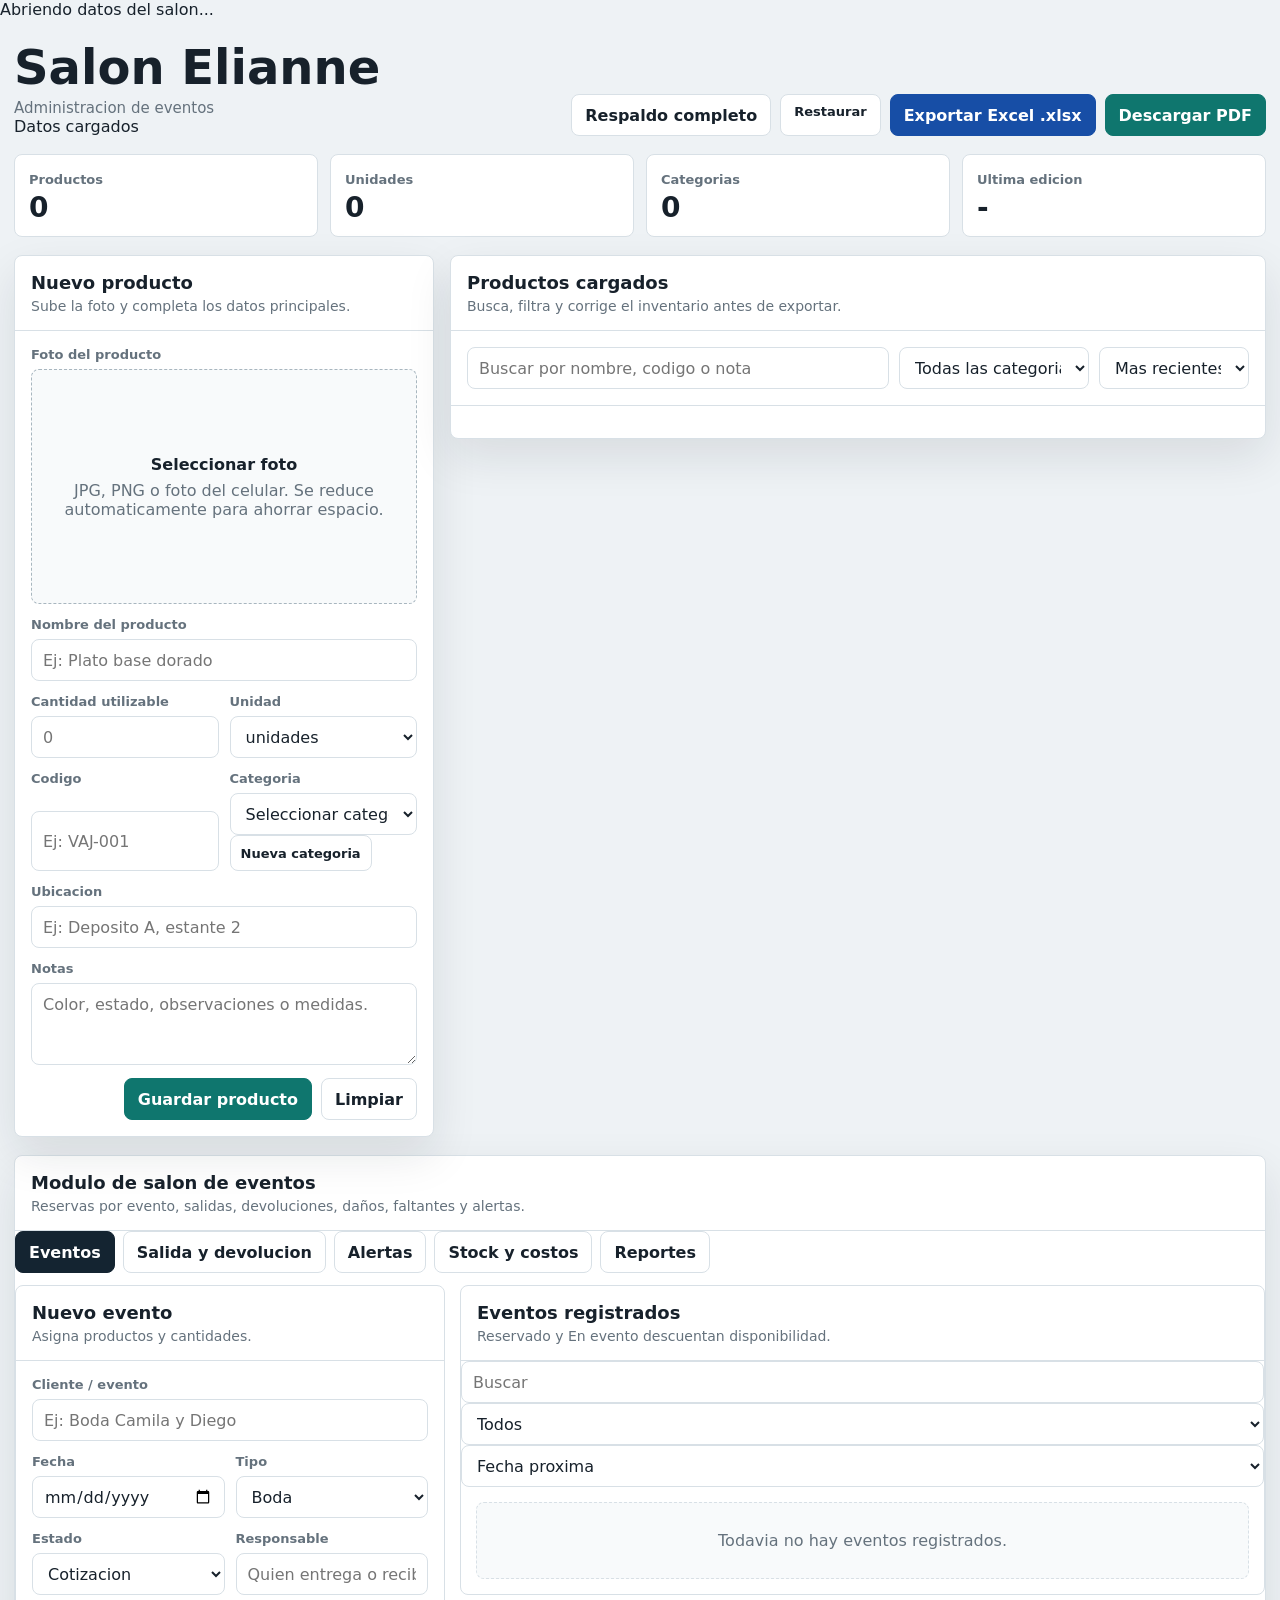
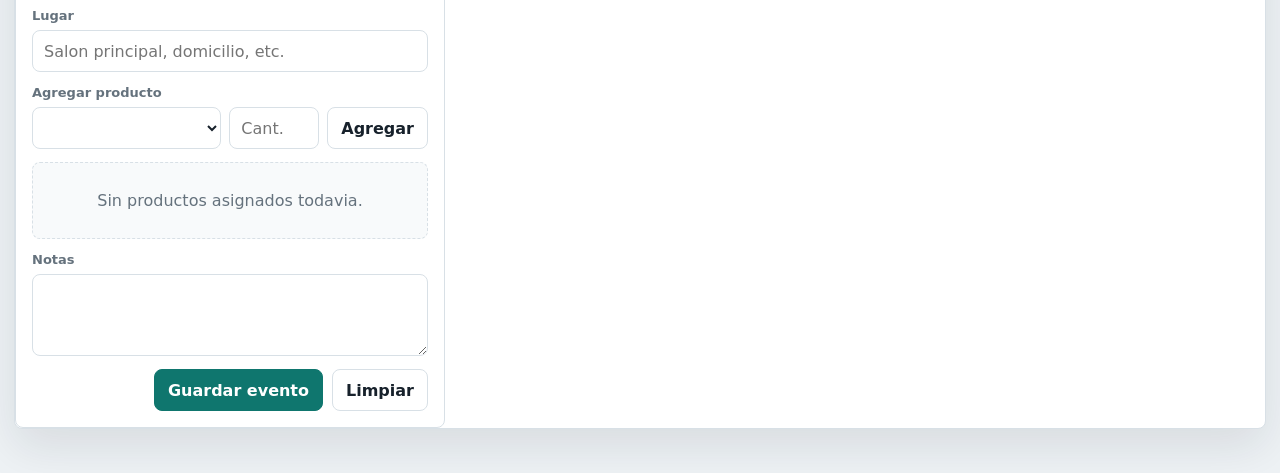
<file: desarrollo/inventario-elianne.html>
<!doctype html>
<html lang="es">
  <head>
    <meta charset="utf-8" />
    <meta name="viewport" content="width=device-width, initial-scale=1" />
    <title>Salon Elianne</title>
    <style>
      :root {
        --bg: #eef2f5;
        --panel: #ffffff;
        --panel-2: #f8fafb;
        --ink: #17212b;
        --muted: #65727d;
        --line: #d8e0e6;
        --accent: #0f766e;
        --accent-2: #174ea6;
        --danger: #b3261e;
        --soft: #e6f3f1;
        --shadow: 0 18px 46px rgba(23, 33, 43, 0.1);
      }

      * { box-sizing: border-box; }
      body {
        margin: 0;
        min-height: 100vh;
        background: var(--bg);
        color: var(--ink);
        font-family: Inter, ui-sans-serif, system-ui, -apple-system, BlinkMacSystemFont, "Segoe UI", sans-serif;
      }
      button, input, select, textarea { font: inherit; }
      button { cursor: pointer; }
      h1, h2, h3, p { margin: 0; }

      .app {
        width: min(1380px, calc(100% - 28px));
        margin: 0 auto;
        padding: 24px 0 44px;
      }

      .topbar {
        display: flex;
        justify-content: space-between;
        align-items: flex-end;
        gap: 18px;
        padding-bottom: 18px;
      }

      h1 { font-size: clamp(30px, 5vw, 48px); line-height: 1; letter-spacing: 0; }
      .subtitle { margin-top: 8px; color: var(--muted); font-size: 15px; }

      .actions { display: flex; gap: 9px; flex-wrap: wrap; justify-content: flex-end; }
      .btn {
        min-height: 42px;
        border: 1px solid var(--line);
        border-radius: 8px;
        background: var(--panel);
        color: var(--ink);
        padding: 9px 13px;
        font-weight: 750;
      }
      .btn.primary { border-color: var(--accent); background: var(--accent); color: white; }
      .btn.blue { border-color: var(--accent-2); background: var(--accent-2); color: white; }
      .btn.danger { border-color: #f1cbc8; background: #fff4f3; color: var(--danger); }
      .btn:hover { filter: brightness(0.98); }

      .stats {
        display: grid;
        grid-template-columns: repeat(4, minmax(0, 1fr));
        gap: 12px;
        margin-bottom: 18px;
      }
      .stat {
        background: var(--panel);
        border: 1px solid var(--line);
        border-radius: 8px;
        padding: 14px;
      }
      .stat span { color: var(--muted); font-size: 13px; font-weight: 750; }
      .stat strong { display: block; margin-top: 6px; font-size: 28px; line-height: 1; }

      .layout {
        display: grid;
        grid-template-columns: minmax(320px, 420px) minmax(0, 1fr);
        gap: 16px;
        align-items: start;
      }

      .panel {
        background: var(--panel);
        border: 1px solid var(--line);
        border-radius: 8px;
        box-shadow: var(--shadow);
      }
      .panel-head {
        padding: 16px;
        border-bottom: 1px solid var(--line);
      }
      .panel-head h2 { font-size: 18px; }
      .panel-head p { color: var(--muted); font-size: 14px; margin-top: 5px; }
      .form { display: grid; gap: 13px; padding: 16px; }

      label { color: var(--muted); font-size: 13px; font-weight: 800; }
      .field { display: grid; gap: 7px; }
      input, select, textarea {
        width: 100%;
        min-height: 42px;
        border: 1px solid var(--line);
        border-radius: 8px;
        background: var(--panel);
        color: var(--ink);
        padding: 9px 11px;
        outline: none;
      }
      textarea { min-height: 82px; resize: vertical; line-height: 1.5; }
      input:focus, select:focus, textarea:focus { border-color: var(--accent); box-shadow: 0 0 0 3px rgba(15, 118, 110, 0.14); }
      .row { display: grid; grid-template-columns: 1fr 1fr; gap: 11px; }

      .photo-box {
        position: relative;
        overflow: hidden;
        min-height: 235px;
        border: 1px dashed #a8b6bf;
        border-radius: 8px;
        background: var(--panel-2);
        display: grid;
        place-items: center;
        text-align: center;
      }
      .photo-box input { position: absolute; inset: 0; opacity: 0; cursor: pointer; }
      .photo-preview {
        width: 100%;
        height: 235px;
        object-fit: cover;
        display: none;
      }
      .photo-empty { padding: 18px; color: var(--muted); }
      .photo-empty strong { display: block; color: var(--ink); margin-bottom: 7px; }
      .photo-tools { display: none; gap: 8px; }

      .list-tools {
        display: grid;
        grid-template-columns: minmax(180px, 1fr) 190px 150px;
        gap: 10px;
        padding: 16px;
        border-bottom: 1px solid var(--line);
      }
      .inventory-list { padding: 16px; display: grid; gap: 10px; }
      .empty {
        border: 1px dashed var(--line);
        border-radius: 8px;
        padding: 28px;
        color: var(--muted);
        text-align: center;
        background: var(--panel-2);
      }

      .item {
        display: grid;
        grid-template-columns: 92px minmax(0, 1fr) auto;
        gap: 14px;
        align-items: center;
        border: 1px solid var(--line);
        border-radius: 8px;
        background: var(--panel-2);
        padding: 10px;
      }
      .thumb {
        width: 92px;
        aspect-ratio: 1;
        border-radius: 8px;
        object-fit: cover;
        background: #e4e9ed;
        border: 1px solid var(--line);
      }
      .item h3 { font-size: 17px; margin-bottom: 4px; }
      .meta { display: flex; flex-wrap: wrap; gap: 7px; color: var(--muted); font-size: 13px; }
      .pill { background: white; border: 1px solid var(--line); border-radius: 999px; padding: 4px 8px; }
      .qty { color: var(--accent); font-weight: 850; }
      .item-actions { display: flex; gap: 7px; }
      .small { min-height: 36px; padding: 7px 10px; font-size: 13px; }

      .notice {
        margin-top: 12px;
        padding: 11px 12px;
        border-radius: 8px;
        border: 1px solid #cce8e3;
        background: var(--soft);
        color: #16433f;
        font-size: 14px;
        display: none;
      }

      #printArea { display: none; }

      @media (max-width: 920px) {
        .topbar { align-items: stretch; flex-direction: column; }
        .actions { justify-content: flex-start; }
        .stats { grid-template-columns: repeat(2, 1fr); }
        .layout { grid-template-columns: 1fr; }
        .list-tools { grid-template-columns: 1fr; }
      }
      @media (max-width: 560px) {
        .app { width: min(100% - 18px, 1380px); padding-top: 14px; }
        .row, .stats { grid-template-columns: 1fr; }
        .item { grid-template-columns: 76px minmax(0, 1fr); }
        .thumb { width: 76px; }
        .item-actions { grid-column: 1 / -1; justify-content: flex-end; }
      }

      @media print {
        body { background: white; }
        .app { display: none; }
        #printArea { display: block; color: #111; font-family: Arial, sans-serif; }
        .print-header { display: flex; justify-content: space-between; align-items: flex-start; border-bottom: 2px solid #111; padding-bottom: 10px; margin-bottom: 14px; }
        .print-header h1 { font-size: 25px; }
        .print-header p { font-size: 12px; color: #333; margin-top: 3px; }
        .print-table { width: 100%; border-collapse: collapse; font-size: 11px; }
        .print-table th, .print-table td { border: 1px solid #777; padding: 6px; vertical-align: top; }
        .print-table th { background: #eee; text-align: left; }
        .print-photo { width: 58px; height: 58px; object-fit: cover; }
        @page { size: A4; margin: 10mm; }
      }
    </style>
  </head>
  <body>
    <div id="storageLoading" class="storage-loading" role="status">Abriendo datos del salon...</div>
    <main class="app">
      <header class="topbar">
        <div>
          <h1>Salon Elianne</h1>
          <p class="subtitle">Administracion de eventos</p>
          <p id="saveState" class="save-state" role="status">Datos cargados</p>
        </div>
        <div class="actions">
          <button class="btn" id="backupBtn" type="button">Respaldo completo</button>
          <label class="btn" for="restoreInput">Restaurar</label>
          <input id="restoreInput" type="file" accept="application/json" hidden />
          <button class="btn blue" id="excelBtn" type="button">Exportar Excel .xlsx</button>
          <button class="btn primary" id="pdfBtn" type="button">Descargar PDF</button>
        </div>
      </header>

      <section class="stats" aria-label="Resumen del inventario">
        <div class="stat"><span>Productos</span><strong id="statProducts">0</strong></div>
        <div class="stat"><span>Unidades</span><strong id="statUnits">0</strong></div>
        <div class="stat"><span>Categorias</span><strong id="statCategories">0</strong></div>
        <div class="stat"><span>Ultima edicion</span><strong id="statDate">-</strong></div>
      </section>

      <section class="layout">
        <aside class="panel">
          <div class="panel-head">
            <h2 id="formTitle">Nuevo producto</h2>
            <p>Sube la foto y completa los datos principales.</p>
          </div>
          <form class="form" id="productForm">
            <div class="field">
              <label>Foto del producto</label>
              <div class="photo-box" id="photoBox">
                <img class="photo-preview" id="photoPreview" alt="Vista previa del producto" />
                <div class="photo-empty" id="photoEmpty"><strong>Seleccionar foto</strong><span>JPG, PNG o foto del celular. Se reduce automaticamente para ahorrar espacio.</span></div>
                <input id="photoInput" type="file" accept="image/*" />
              </div>
              <div class="photo-tools" id="photoTools"><button class="btn small" id="removePhotoBtn" type="button">Quitar foto</button></div>
            </div>

            <div class="field">
              <label for="nameInput">Nombre del producto</label>
              <input id="nameInput" autocomplete="off" required placeholder="Ej: Plato base dorado" />
            </div>

            <div class="row">
              <div class="field">
              <label for="qtyInput">Cantidad utilizable</label>
                <input id="qtyInput" type="number" min="0" step="1" required placeholder="0" />
              </div>
              <div class="field">
                <label for="unitInput">Unidad</label>
                <select id="unitInput">
                  <option>unidades</option>
                  <option>juegos</option>
                  <option>cajas</option>
                  <option>paquetes</option>
                  <option>metros</option>
                </select>
              </div>
            </div>

            <div class="row">
              <div class="field">
                <label for="codeInput">Codigo</label>
                <input id="codeInput" autocomplete="off" placeholder="Ej: VAJ-001" />
              </div>
              <div class="field">
                <label for="categoryInput">Categoria</label>
                <div class="category-entry"><select id="categoryInput">
                  <option value="">Seleccionar categoria</option>
                  <option value="Vajilla">Vajilla</option>
                  <option value="Cristaleria">Cristaleria</option>
                  <option value="Cubiertos">Cubiertos</option>
                  <option value="Manteleria">Manteleria</option>
                  <option value="Decoracion">Decoracion</option>
                  <option value="Mobiliario">Mobiliario</option>
                  <option value="Cocina">Cocina</option>
                  <option value="Otros">Otros</option>
                </select><button id="inventoryCategoryAdd" class="btn small" type="button" data-new-category="inventory">Nueva categoria</button></div>
              </div>
            </div>

            <div class="field">
              <label for="locationInput">Ubicacion</label>
              <input id="locationInput" autocomplete="off" placeholder="Ej: Deposito A, estante 2" />
            </div>

            <div class="field">
              <label for="notesInput">Notas</label>
              <textarea id="notesInput" placeholder="Color, estado, observaciones o medidas."></textarea>
            </div>

            <div class="actions">
              <button class="btn primary" type="submit" id="saveBtn">Guardar producto</button>
              <button class="btn" type="button" id="clearBtn">Limpiar</button>
            </div>
            <div class="notice" id="notice"></div>
          </form>
        </aside>

        <section class="panel">
          <div class="panel-head">
            <h2>Productos cargados</h2>
            <p>Busca, filtra y corrige el inventario antes de exportar.</p>
          </div>
          <div class="list-tools">
            <input id="searchInput" type="search" placeholder="Buscar por nombre, codigo o nota" />
            <select id="filterInput"><option value="">Todas las categorias</option></select>
            <select id="sortInput">
              <option value="recent">Mas recientes</option>
              <option value="name">Nombre A-Z</option>
              <option value="category">Categoria</option>
              <option value="quantity">Mayor cantidad</option>
            </select>
          </div>
          <div class="inventory-list" id="inventoryList"></div>
        </section>
      </section>
    </main>

    <section id="printArea"></section>

    <script>/* ELIANNE-CORE */</script>
    <script>
      const STORAGE_KEY = "elianneInventory.v1";
      const state = { items: [], editingId: null, photo: "" };
      const $ = (id) => document.getElementById(id);
      const categorySuggestions=[...$('categoryInput').options].map(option=>option.value).filter(Boolean);
      const els = {
        form: $("productForm"), formTitle: $("formTitle"), photoInput: $("photoInput"), photoPreview: $("photoPreview"), photoEmpty: $("photoEmpty"), photoTools: $("photoTools"),
        removePhotoBtn: $("removePhotoBtn"), name: $("nameInput"), qty: $("qtyInput"), unit: $("unitInput"), code: $("codeInput"), category: $("categoryInput"), location: $("locationInput"), notes: $("notesInput"),
        list: $("inventoryList"), search: $("searchInput"), filter: $("filterInput"), sort: $("sortInput"), notice: $("notice"),
        statProducts: $("statProducts"), statUnits: $("statUnits"), statCategories: $("statCategories"), statDate: $("statDate"), printArea: $("printArea")
      };

      function uid() { return Date.now().toString(36) + Math.random().toString(36).slice(2, 8); }
      function today() { return new Date().toLocaleDateString("es-BO", { year: "numeric", month: "2-digit", day: "2-digit" }); }
      function clean(value) { return String(value || "").trim(); }
      function escapeHtml(value) {
        return String(value ?? "").replace(/[&<>"]/g, (char) => ({ "&": "&amp;", "<": "&lt;", ">": "&gt;", '"': "&quot;" }[char]));
      }
      function normalize(value) { return clean(value).toLocaleLowerCase("es"); }
      function download(filename, content, type) {
        const blob = new Blob([content], { type });
        const url = URL.createObjectURL(blob);
        const link = document.createElement("a");
        link.href = url;
        link.download = filename;
        document.body.appendChild(link);
        link.click();
        link.remove();
        URL.revokeObjectURL(url);
      }
      function showNotice(text) {
        els.notice.textContent = text;
        els.notice.style.display = "block";
        window.clearTimeout(showNotice.timer);
        showNotice.timer = window.setTimeout(() => { els.notice.style.display = "none"; }, 2600);
      }

      function load() {
        state.items = window.Elianne.get().items;
      }
      function save() {
        load();
        render();
      }

      function compressImage(file) {
        return new Promise((resolve, reject) => {
          const reader = new FileReader();
          reader.onerror = reject;
          reader.onload = () => {
            const img = new Image();
            img.onerror = reject;
            img.onload = () => {
              const maxSide = 900;
              let { width, height } = img;
              if (width > height && width > maxSide) { height = Math.round((height * maxSide) / width); width = maxSide; }
              if (height >= width && height > maxSide) { width = Math.round((width * maxSide) / height); height = maxSide; }
              const canvas = document.createElement("canvas");
              canvas.width = width;
              canvas.height = height;
              const ctx = canvas.getContext("2d");
              ctx.fillStyle = "#ffffff";
              ctx.fillRect(0, 0, width, height);
              ctx.drawImage(img, 0, 0, width, height);
              resolve(canvas.toDataURL("image/jpeg", 0.82));
            };
            img.src = reader.result;
          };
          reader.readAsDataURL(file);
        });
      }

      function updatePhotoPreview() {
        if (state.photo) {
          els.photoPreview.src = state.photo;
          els.photoPreview.style.display = "block";
          els.photoEmpty.style.display = "none";
          els.photoTools.style.display = "flex";
        } else {
          els.photoPreview.removeAttribute("src");
          els.photoPreview.style.display = "none";
          els.photoEmpty.style.display = "block";
          els.photoTools.style.display = "none";
        }
      }

      function resetForm() {
        state.editingId = null;
        state.photo = "";
        els.form.reset();
        els.qty.readOnly = false;
        els.qty.title = "";
        els.unit.value = "unidades";
        els.formTitle.textContent = "Nuevo producto";
        $("saveBtn").textContent = "Guardar producto";
        updatePhotoPreview();
      }

      function categories() {
        return window.Elianne.categories();
      }
      function setCategorySelection(value) {
        els.category.value=[...els.category.options].find(option=>window.Elianne.categoryKey(option.value)===window.Elianne.categoryKey(value))?.value||'';
      }

      function filteredItems() {
        const query = normalize(els.search.value);
        const category = window.Elianne.categoryKey(els.filter.value);
        let items = state.items.filter((item) => {
          const text = normalize([item.name, item.code, item.category, item.location, item.notes].join(" "));
          return (!query || text.includes(query)) && (!category || window.Elianne.categoryKey(item.category) === category);
        });
        const sort = els.sort.value;
        items.sort((a, b) => {
          if (sort === "name") return clean(a.name).localeCompare(clean(b.name), "es");
          if (sort === "category") return clean(a.category).localeCompare(clean(b.category), "es") || clean(a.name).localeCompare(clean(b.name), "es");
          if (sort === "quantity") return Number(b.qty || 0) - Number(a.qty || 0);
          return Number(b.updatedAt || 0) - Number(a.updatedAt || 0);
        });
        return items;
      }

      function renderFilters() {
        const current = els.filter.value;
        const selected=els.category.value;
        els.filter.innerHTML = '<option value="">Todas las categorias</option>' + categories().map((cat) => `<option value="${escapeHtml(cat)}">${escapeHtml(cat)}</option>`).join("");
        els.filter.value = current;
        const seen=new Set(),suggestions=[...categories(),...categorySuggestions].filter(name=>{const key=window.Elianne.categoryKey(name);if(seen.has(key))return false;seen.add(key);return true;});
        els.category.innerHTML='<option value="">Seleccionar categoria</option>'+suggestions.sort((a,b)=>a.localeCompare(b,'es')).map(name=>`<option value="${escapeHtml(name)}">${escapeHtml(name)}</option>`).join('');
        setCategorySelection(selected);
      }

      function renderStats() {
        const totalUnits = state.items.reduce((sum, item) => sum + Number(item.qty || 0), 0);
        els.statProducts.textContent = state.items.length;
        els.statUnits.textContent = totalUnits;
        els.statCategories.textContent = categories().length;
        const last = state.items.reduce((max, item) => Math.max(max, Number(item.updatedAt || 0)), 0);
        els.statDate.textContent = last ? new Date(last).toLocaleDateString("es-BO", { day: "2-digit", month: "2-digit" }) : "-";
      }

      function placeholderSvg(name) {
        const initials = escapeHtml(clean(name).slice(0, 2).toUpperCase() || "IE");
        return `data:image/svg+xml;charset=utf-8,${encodeURIComponent(`<svg xmlns="http://www.w3.org/2000/svg" width="160" height="160" viewBox="0 0 160 160"><rect width="160" height="160" fill="#e6f3f1"/><text x="80" y="92" text-anchor="middle" font-size="42" font-family="Arial" font-weight="700" fill="#0f766e">${initials}</text></svg>`)}`;
      }

      function renderList() {
        const items = filteredItems();
        if (!items.length) {
          els.list.innerHTML = `<div class="empty">Todavia no hay productos en esta vista. Carga el primero desde el formulario.</div>`;
          return;
        }
        els.list.innerHTML = items.map((item) => `
          <article class="item">
            <img class="thumb" src="${item.photo || placeholderSvg(item.name)}" alt="${escapeHtml(item.name)}" />
            <div>
              <h3>${escapeHtml(item.name)}</h3>
              <div class="meta">
                <span class="pill qty">${escapeHtml(item.qty)} ${escapeHtml(item.unit || "unidades")}</span>
                <span class="pill">${escapeHtml(item.category || "Sin categoria")}</span>
                <span class="pill">Codigo: ${escapeHtml(item.code || "-")}</span>
                ${item.location ? `<span class="pill">${escapeHtml(item.location)}</span>` : ""}
              </div>
              ${item.notes ? `<p class="subtitle">${escapeHtml(item.notes)}</p>` : ""}
            </div>
            <div class="item-actions">
              <button class="btn small" type="button" data-edit="${item.id}">Editar</button>
              <button class="btn small danger" type="button" data-delete="${item.id}">Eliminar</button>
            </div>
          </article>`).join("");
      }

      function renderPrint() {
        const rows = state.items.slice().sort((a, b) => clean(a.category).localeCompare(clean(b.category), "es") || clean(a.name).localeCompare(clean(b.name), "es"));
        els.printArea.innerHTML = `
          <div class="print-header">
            <div><h1>Inventario Elianne</h1><p>Fecha: ${today()} | Productos: ${state.items.length}</p></div>
            <div><p>Total unidades: ${state.items.reduce((sum, item) => sum + Number(item.qty || 0), 0)}</p><p>Categorias: ${categories().length}</p></div>
          </div>
          <table class="print-table">
            <thead><tr><th>Foto</th><th>Producto</th><th>Codigo</th><th>Categoria</th><th>Cantidad</th><th>Ubicacion</th><th>Notas</th></tr></thead>
            <tbody>${rows.map((item) => `<tr><td><img class="print-photo" src="${item.photo || placeholderSvg(item.name)}" /></td><td>${escapeHtml(item.name)}</td><td>${escapeHtml(item.code)}</td><td>${escapeHtml(item.category)}</td><td>${escapeHtml(item.qty)} ${escapeHtml(item.unit)}</td><td>${escapeHtml(item.location)}</td><td>${escapeHtml(item.notes)}</td></tr>`).join("")}</tbody>
          </table>`;
      }

      function render() { renderFilters(); renderStats(); renderList(); renderPrint(); }

      function editItem(id) {
        const item = state.items.find((entry) => entry.id === id);
        if (!item) return;
        state.editingId = id;
        state.photo = item.photo || "";
        els.name.value = item.name || "";
        els.qty.value = item.qty ?? "";
        els.qty.readOnly = true;
        els.qty.title = "Cambia las cantidades desde Movimientos para conservar el historial.";
        els.unit.value = item.unit || "unidades";
        els.code.value = item.code || "";
        setCategorySelection(item.category || "");
        els.location.value = item.location || "";
        els.notes.value = item.notes || "";
        els.formTitle.textContent = "Editar producto";
        $("saveBtn").textContent = "Actualizar producto";
        updatePhotoPreview();
        window.scrollTo({ top: 0, behavior: "smooth" });
      }

      async function deleteItem(id) {
        const item = state.items.find((entry) => entry.id === id);
        if (!item) return;
        if (!confirm(`Eliminar "${item.name}" del inventario?`)) return;
        try {
          await window.Elianne.deleteProduct(id);
          if (state.editingId === id) resetForm();
        } catch (error) { window.Elianne.notify(error.message, true); }
      }

      function xmlText(value) {
        return String(value ?? "").replace(/[&<>'"]/g, (char) => ({ "&": "&amp;", "<": "&lt;", ">": "&gt;", "'": "&apos;", '"': "&quot;" }[char]));
      }

      function utf8(value) { return new TextEncoder().encode(String(value)); }
      function concatBytes(parts) {
        const normalized = parts.map((part) => typeof part === "string" ? utf8(part) : part);
        const total = normalized.reduce((sum, part) => sum + part.length, 0);
        const out = new Uint8Array(total);
        let offset = 0;
        normalized.forEach((part) => { out.set(part, offset); offset += part.length; });
        return out;
      }
      function u16(value) { return new Uint8Array([value & 255, (value >>> 8) & 255]); }
      function u32(value) { return new Uint8Array([value & 255, (value >>> 8) & 255, (value >>> 16) & 255, (value >>> 24) & 255]); }

      const crcTable = (() => {
        const table = new Uint32Array(256);
        for (let i = 0; i < 256; i += 1) {
          let c = i;
          for (let k = 0; k < 8; k += 1) c = c & 1 ? 0xedb88320 ^ (c >>> 1) : c >>> 1;
          table[i] = c >>> 0;
        }
        return table;
      })();

      function crc32(bytes) {
        let crc = 0xffffffff;
        for (let i = 0; i < bytes.length; i += 1) crc = crcTable[(crc ^ bytes[i]) & 255] ^ (crc >>> 8);
        return (crc ^ 0xffffffff) >>> 0;
      }

      function makeZip(files) {
        const now = new Date();
        const dosTime = (now.getHours() << 11) | (now.getMinutes() << 5) | Math.floor(now.getSeconds() / 2);
        const dosDate = ((now.getFullYear() - 1980) << 9) | ((now.getMonth() + 1) << 5) | now.getDate();
        const localParts = [];
        const centralParts = [];
        let offset = 0;

        files.forEach((file) => {
          const nameBytes = utf8(file.name);
          const data = typeof file.data === "string" ? utf8(file.data) : file.data;
          const crc = crc32(data);
          const local = concatBytes([
            u32(0x04034b50), u16(20), u16(0), u16(0), u16(dosTime), u16(dosDate), u32(crc), u32(data.length), u32(data.length), u16(nameBytes.length), u16(0), nameBytes, data
          ]);
          localParts.push(local);
          centralParts.push(concatBytes([
            u32(0x02014b50), u16(20), u16(20), u16(0), u16(0), u16(dosTime), u16(dosDate), u32(crc), u32(data.length), u32(data.length), u16(nameBytes.length), u16(0), u16(0), u16(0), u16(0), u32(0), u32(offset), nameBytes
          ]));
          offset += local.length;
        });

        const central = concatBytes(centralParts);
        const local = concatBytes(localParts);
        const end = concatBytes([u32(0x06054b50), u16(0), u16(0), u16(files.length), u16(files.length), u32(central.length), u32(local.length), u16(0)]);
        return concatBytes([local, central, end]);
      }

      function dataImage(photo) {
        const match = String(photo || "").match(/^data:(image\/(?:jpeg|jpg|png));base64,(.+)$/i);
        if (!match) return null;
        const binary = atob(match[2]);
        const bytes = new Uint8Array(binary.length);
        for (let i = 0; i < binary.length; i += 1) bytes[i] = binary.charCodeAt(i);
        return { mime: match[1].toLowerCase().replace("jpg", "jpeg"), bytes };
      }

      function exportExcel() {
        const rows = state.items.slice().sort((a, b) => clean(a.category).localeCompare(clean(b.category), "es") || clean(a.name).localeCompare(clean(b.name), "es"));
        const headers = ["Foto", "Producto", "Codigo", "Categoria", "Cantidad", "Unidad", "Ubicacion", "Notas"];
        const cell = (ref, value) => `<c r="${ref}" t="inlineStr"><is><t>${xmlText(value)}</t></is></c>`;
        const rowXml = (number, values, height) => `<row r="${number}" ht="${height}" customHeight="1">${values.map((value, index) => cell(String.fromCharCode(65 + index) + number, value)).join("")}</row>`;
        const images = [];
        const dataRows = rows.map((item, index) => {
          const excelRow = index + 2;
          const image = dataImage(item.photo);
          if (image) {
            const ext = image.mime.includes("png") ? "png" : "jpeg";
            images.push({ ...image, excelRow, relId: `rIdImg${images.length + 1}`, name: `image${images.length + 1}.${ext}` });
          }
          return rowXml(excelRow, ["", item.name, item.code, item.category, item.qty, item.unit, item.location, item.notes], 58);
        }).join("");

        const sheetDrawing = images.length ? '<drawing r:id="rId1"/>' : "";
        const sheetXml = `<?xml version="1.0" encoding="UTF-8" standalone="yes"?><worksheet xmlns="http://schemas.openxmlformats.org/spreadsheetml/2006/main" xmlns:r="http://schemas.openxmlformats.org/officeDocument/2006/relationships"><sheetViews><sheetView workbookViewId="0"/></sheetViews><sheetFormatPr defaultRowHeight="18"/><cols><col min="1" max="1" width="13" customWidth="1"/><col min="2" max="2" width="28" customWidth="1"/><col min="3" max="3" width="14" customWidth="1"/><col min="4" max="4" width="18" customWidth="1"/><col min="5" max="6" width="12" customWidth="1"/><col min="7" max="8" width="24" customWidth="1"/></cols><sheetData>${rowXml(1, headers, 24)}${dataRows}</sheetData>${sheetDrawing}</worksheet>`;

        const files = [
          { name: "_rels/.rels", data: '<?xml version="1.0" encoding="UTF-8" standalone="yes"?><Relationships xmlns="http://schemas.openxmlformats.org/package/2006/relationships"><Relationship Id="rId1" Type="http://schemas.openxmlformats.org/officeDocument/2006/relationships/officeDocument" Target="xl/workbook.xml"/></Relationships>' },
          { name: "xl/workbook.xml", data: '<?xml version="1.0" encoding="UTF-8" standalone="yes"?><workbook xmlns="http://schemas.openxmlformats.org/spreadsheetml/2006/main" xmlns:r="http://schemas.openxmlformats.org/officeDocument/2006/relationships"><sheets><sheet name="Inventario" sheetId="1" r:id="rId1"/></sheets></workbook>' },
          { name: "xl/_rels/workbook.xml.rels", data: '<?xml version="1.0" encoding="UTF-8" standalone="yes"?><Relationships xmlns="http://schemas.openxmlformats.org/package/2006/relationships"><Relationship Id="rId1" Type="http://schemas.openxmlformats.org/officeDocument/2006/relationships/worksheet" Target="worksheets/sheet1.xml"/></Relationships>' },
          { name: "xl/worksheets/sheet1.xml", data: sheetXml }
        ];

        if (images.length) {
          files.push({ name: "xl/worksheets/_rels/sheet1.xml.rels", data: '<?xml version="1.0" encoding="UTF-8" standalone="yes"?><Relationships xmlns="http://schemas.openxmlformats.org/package/2006/relationships"><Relationship Id="rId1" Type="http://schemas.openxmlformats.org/officeDocument/2006/relationships/drawing" Target="../drawings/drawing1.xml"/></Relationships>' });
          files.push({ name: "xl/drawings/drawing1.xml", data: `<?xml version="1.0" encoding="UTF-8" standalone="yes"?><xdr:wsDr xmlns:xdr="http://schemas.openxmlformats.org/drawingml/2006/spreadsheetDrawing" xmlns:a="http://schemas.openxmlformats.org/drawingml/2006/main" xmlns:r="http://schemas.openxmlformats.org/officeDocument/2006/relationships">${images.map((image, index) => `<xdr:oneCellAnchor><xdr:from><xdr:col>0</xdr:col><xdr:colOff>95250</xdr:colOff><xdr:row>${image.excelRow - 1}</xdr:row><xdr:rowOff>95250</xdr:rowOff></xdr:from><xdr:ext cx="610000" cy="610000"/><xdr:pic><xdr:nvPicPr><xdr:cNvPr id="${index + 1}" name="Foto ${index + 1}"/><xdr:cNvPicPr><a:picLocks noChangeAspect="1"/></xdr:cNvPicPr></xdr:nvPicPr><xdr:blipFill><a:blip r:embed="${image.relId}"/><a:stretch><a:fillRect/></a:stretch></xdr:blipFill><xdr:spPr><a:prstGeom prst="rect"><a:avLst/></a:prstGeom></xdr:spPr></xdr:pic><xdr:clientData/></xdr:oneCellAnchor>`).join("")}</xdr:wsDr>` });
          files.push({ name: "xl/drawings/_rels/drawing1.xml.rels", data: `<?xml version="1.0" encoding="UTF-8" standalone="yes"?><Relationships xmlns="http://schemas.openxmlformats.org/package/2006/relationships">${images.map((image) => `<Relationship Id="${image.relId}" Type="http://schemas.openxmlformats.org/officeDocument/2006/relationships/image" Target="../media/${image.name}"/>`).join("")}</Relationships>` });
          images.forEach((image) => files.push({ name: `xl/media/${image.name}`, data: image.bytes }));
        }

        const contentTypes = `<?xml version="1.0" encoding="UTF-8" standalone="yes"?><Types xmlns="http://schemas.openxmlformats.org/package/2006/content-types"><Default Extension="rels" ContentType="application/vnd.openxmlformats-package.relationships+xml"/><Default Extension="xml" ContentType="application/xml"/>${images.some((image) => image.mime.includes("jpeg")) ? '<Default Extension="jpeg" ContentType="image/jpeg"/>' : ""}${images.some((image) => image.mime.includes("png")) ? '<Default Extension="png" ContentType="image/png"/>' : ""}<Override PartName="/xl/workbook.xml" ContentType="application/vnd.openxmlformats-officedocument.spreadsheetml.sheet.main+xml"/><Override PartName="/xl/worksheets/sheet1.xml" ContentType="application/vnd.openxmlformats-officedocument.spreadsheetml.worksheet+xml"/>${images.length ? '<Override PartName="/xl/drawings/drawing1.xml" ContentType="application/vnd.openxmlformats-officedocument.drawing+xml"/>' : ""}</Types>`;
        files.unshift({ name: "[Content_Types].xml", data: contentTypes });
        download(`inventario-elianne-${new Date().toISOString().slice(0, 10)}.xlsx`, makeZip(files), "application/vnd.openxmlformats-officedocument.spreadsheetml.sheet");
      }

      function cp1252Hex(text) {
        const map = { "€": 128, "‚": 130, "ƒ": 131, "„": 132, "…": 133, "†": 134, "‡": 135, "ˆ": 136, "‰": 137, "Š": 138, "‹": 139, "Œ": 140, "Ž": 142, "‘": 145, "’": 146, "“": 147, "”": 148, "•": 149, "–": 150, "—": 151, "˜": 152, "™": 153, "š": 154, "›": 155, "œ": 156, "ž": 158, "Ÿ": 159 };
        const bytes = [];
        String(text || "").replace(/[\r\n]+/g, " ").split("").forEach((char) => {
          const code = char.charCodeAt(0);
          bytes.push(code <= 255 ? code : (map[char] || 63));
        });
        return `<${bytes.map((byte) => byte.toString(16).padStart(2, "0")).join("")}>`;
      }

      function jpegSize(bytes) {
        let offset = 2;
        while (offset < bytes.length) {
          if (bytes[offset] !== 255) { offset += 1; continue; }
          const marker = bytes[offset + 1];
          const length = (bytes[offset + 2] << 8) + bytes[offset + 3];
          if (marker >= 192 && marker <= 195) return { width: (bytes[offset + 7] << 8) + bytes[offset + 8], height: (bytes[offset + 5] << 8) + bytes[offset + 6] };
          offset += 2 + length;
        }
        return { width: 1, height: 1 };
      }

      function exportPdf() {
        const rows = state.items.slice().sort((a, b) => clean(a.category).localeCompare(clean(b.category), "es") || clean(a.name).localeCompare(clean(b.name), "es"));
        const objects = [];
        const setObj = (id, chunks) => { objects[id] = Array.isArray(chunks) ? chunks : [chunks]; };
        const catalogId = 1, pagesId = 2, fontId = 3, boldId = 4;
        let nextId = 4;
        const imageRefs = new Map();

        rows.forEach((item) => {
          const image = dataImage(item.photo);
          if (!image || !image.mime.includes("jpeg")) return;
          const objId = nextId += 1;
          const name = `Im${imageRefs.size + 1}`;
          const size = jpegSize(image.bytes);
          setObj(objId, [`<< /Type /XObject /Subtype /Image /Width ${size.width} /Height ${size.height} /ColorSpace /DeviceRGB /BitsPerComponent 8 /Filter /DCTDecode /Length ${image.bytes.length} >>\nstream\n`, image.bytes, "\nendstream"]);
          imageRefs.set(item.id, { objId, name });
        });

        setObj(fontId, "<< /Type /Font /Subtype /Type1 /BaseFont /Helvetica /Encoding /WinAnsiEncoding >>");
        setObj(boldId, "<< /Type /Font /Subtype /Type1 /BaseFont /Helvetica-Bold /Encoding /WinAnsiEncoding >>");

        const pageIds = [];
        const rowsPerPage = 9;
        const pageCount = Math.max(1, Math.ceil(rows.length / rowsPerPage));
        const cols = [36, 94, 218, 286, 360, 415, 485];
        const widths = [58, 124, 68, 74, 55, 70, 74];
        const labels = ["Foto", "Producto", "Codigo", "Categoria", "Cant.", "Ubicacion", "Notas"];
        const limits = [0, 24, 13, 14, 10, 14, 18];

        const addText = (commands, text, x, y, size, bold = false) => commands.push(`BT /F${bold ? 2 : 1} ${size} Tf ${x} ${y} Td ${cp1252Hex(text)} Tj ET`);
        const wrap = (text, limit, maxLines = 2) => {
          const words = clean(text).split(/\s+/).filter(Boolean);
          const lines = [];
          let current = "";
          words.forEach((word) => {
            const test = current ? `${current} ${word}` : word;
            if (test.length > limit && current) { lines.push(current); current = word; }
            else current = test;
          });
          if (current) lines.push(current);
          return lines.slice(0, maxLines).map((line, index, arr) => index === arr.length - 1 && lines.length > maxLines ? `${line.slice(0, Math.max(0, limit - 1))}...` : line);
        };

        for (let page = 0; page < pageCount; page += 1) {
          const commands = ["0.75 w"];
          addText(commands, "Inventario Elianne", 36, 808, 20, true);
          addText(commands, `Fecha: ${today()}   Productos: ${rows.length}   Unidades: ${rows.reduce((sum, item) => sum + Number(item.qty || 0), 0)}`, 36, 786, 9);
          addText(commands, `Pagina ${page + 1} de ${pageCount}`, 500, 808, 9);
          commands.push("36 778 m 559 778 l S");

          labels.forEach((label, i) => { commands.push(`${cols[i]} 748 ${widths[i]} 22 re S`); addText(commands, label, cols[i] + 4, 756, 8, true); });
          const pageRows = rows.slice(page * rowsPerPage, page * rowsPerPage + rowsPerPage);
          pageRows.forEach((item, index) => {
            const top = 748 - 22 - index * 72;
            const bottom = top - 70;
            widths.forEach((width, i) => commands.push(`${cols[i]} ${bottom} ${width} 70 re S`));
            const image = imageRefs.get(item.id);
            if (image) commands.push(`q 48 0 0 48 ${cols[0] + 5} ${bottom + 11} cm /${image.name} Do Q`);
            const values = ["", item.name, item.code, item.category, `${item.qty} ${item.unit}`, item.location, item.notes];
            values.forEach((value, i) => {
              if (i === 0) return;
              wrap(value, limits[i], i === 6 ? 3 : 2).forEach((line, lineIndex) => addText(commands, line, cols[i] + 4, top - 14 - lineIndex * 10, 7.5, i === 1));
            });
          });

          const usedImages = pageRows.map((item) => imageRefs.get(item.id)).filter(Boolean);
          const xObjects = usedImages.length ? `/XObject << ${usedImages.map((image) => `/${image.name} ${image.objId} 0 R`).join(" ")} >>` : "";
          const content = commands.join("\n");
          const contentId = nextId += 1;
          const pageId = nextId += 1;
          setObj(contentId, `<< /Length ${utf8(content).length} >>\nstream\n${content}\nendstream`);
          setObj(pageId, `<< /Type /Page /Parent ${pagesId} 0 R /MediaBox [0 0 595 842] /Resources << /Font << /F1 ${fontId} 0 R /F2 ${boldId} 0 R >> ${xObjects} >> /Contents ${contentId} 0 R >>`);
          pageIds.push(pageId);
        }

        setObj(pagesId, `<< /Type /Pages /Kids [${pageIds.map((id) => `${id} 0 R`).join(" ")}] /Count ${pageIds.length} >>`);
        setObj(catalogId, `<< /Type /Catalog /Pages ${pagesId} 0 R >>`);

        const maxId = objects.length - 1;
        const parts = [];
        const offsets = new Array(maxId + 1).fill(0);
        let position = 0;
        const add = (part) => { const bytes = typeof part === "string" ? utf8(part) : part; parts.push(bytes); position += bytes.length; };
        add("%PDF-1.4\n%\xE2\xE3\xCF\xD3\n");
        for (let id = 1; id <= maxId; id += 1) {
          if (!objects[id]) continue;
          offsets[id] = position;
          add(`${id} 0 obj\n`);
          objects[id].forEach(add);
          add("\nendobj\n");
        }
        const xref = position;
        add(`xref\n0 ${maxId + 1}\n0000000000 65535 f \n`);
        for (let id = 1; id <= maxId; id += 1) add(`${String(offsets[id]).padStart(10, "0")} 00000 n \n`);
        add(`trailer\n<< /Size ${maxId + 1} /Root ${catalogId} 0 R >>\nstartxref\n${xref}\n%%EOF`);
        download(`inventario-elianne-${new Date().toISOString().slice(0, 10)}.pdf`, concatBytes(parts), "application/pdf");
      }

      function backup() {
        try {
          download(`respaldo-completo-elianne-${window.Elianne.today()}.json`, JSON.stringify(window.Elianne.backup(), null, 2), "application/json;charset=utf-8");
          window.Elianne.notify("Respaldo completo descargado: productos, fotos, eventos, estados, costos y movimientos.");
          return true;
        } catch(error) {window.Elianne.notify(error.message,true);return false;}
      }

      els.photoInput.addEventListener("change", async (event) => {
        const file = event.target.files && event.target.files[0];
        if (!file) return;
        try {
          state.photo = await compressImage(file);
          updatePhotoPreview();
          showNotice("Foto cargada correctamente.");
        } catch {
          showNotice("No se pudo cargar esa foto. Prueba con otra imagen.");
        } finally {
          els.photoInput.value = "";
        }
      });

      els.removePhotoBtn.addEventListener("click", () => { state.photo = ""; updatePhotoPreview(); });
      $("clearBtn").addEventListener("click", resetForm);
      els.search.addEventListener("input", renderList);
      els.filter.addEventListener("change", renderList);
      els.sort.addEventListener("change", renderList);
      $("excelBtn").addEventListener("click", exportExcel);
      $("pdfBtn").addEventListener("click", exportPdf);
      $("backupBtn").addEventListener("click", backup);
      $("restoreInput").addEventListener("change", (event) => {
        const file = event.target.files && event.target.files[0];
        if (!file) return;
        const reader = new FileReader();
        reader.onload = async () => {
          try {
            const imported = window.Elianne.prepareRestore(JSON.parse(reader.result));
            if (!confirm("Restaurar este respaldo reemplazara inventario, eventos, finanzas e historial actuales. Se descargara primero una copia completa. Un respaldo anterior puede no incluir finanzas. Continuar?")) return;
            if(!backup())return;
            await window.Elianne.restore(imported);
            resetForm();
            window.Elianne.notify("Respaldo restaurado correctamente.");
          } catch (error) { window.Elianne.notify(error.message, true); }
        };
        reader.onerror = () => window.Elianne.notify("No se pudo leer el archivo de respaldo.", true);
        reader.readAsText(file);
        event.target.value = "";
      });

      els.form.addEventListener("submit", async (event) => {
        event.preventDefault();
        const payload = {
          id: state.editingId || uid(),
          name: clean(els.name.value),
          qty: Number(els.qty.value || 0),
          unit: clean(els.unit.value) || "unidades",
          code: clean(els.code.value),
          category: clean(els.category.value) || "Otros",
          location: clean(els.location.value),
          notes: clean(els.notes.value),
          photo: state.photo,
          updatedAt: Date.now()
        };
        if (!payload.name) { els.name.focus(); return; }
        try {
          await window.Elianne.upsertProduct(payload);
          resetForm();
          window.Elianne.notify("Producto guardado.");
        } catch (error) { window.Elianne.notify(error.message, true); }
      });

      els.list.addEventListener("click", (event) => {
        const edit = event.target.closest("[data-edit]");
        const remove = event.target.closest("[data-delete]");
        if (edit) editItem(edit.dataset.edit);
        if (remove) deleteItem(remove.dataset.delete);
      });

      window.addEventListener("elianne:change", save);
      load();
      render();
      updatePhotoPreview();
    </script>
  <!-- SALON-V2-START -->
<style>
  .salon-module{margin-top:18px}.salon-tabs{display:flex;gap:8px;overflow-x:auto;padding:0 0 12px}.salon-tab.active{background:#142431;color:#fff;border-color:#142431}.salon-view{display:none}.salon-view.active{display:block}.salon-grid{display:grid;grid-template-columns:minmax(320px,430px) minmax(0,1fr);gap:15px;align-items:start}.salon-list{padding:15px;display:grid;gap:10px}.salon-card{border:1px solid var(--line);border-radius:8px;background:var(--panel-2);padding:11px}.salon-card h3{font-size:17px;margin-bottom:6px}.salon-table{width:100%;border-collapse:collapse;font-size:13px;background:#fff;border-radius:8px;overflow:hidden}.salon-table th,.salon-table td{border-bottom:1px solid var(--line);padding:8px;text-align:left;vertical-align:top}.salon-table th{color:var(--muted);font-size:12px}.salon-table input{min-height:34px;padding:6px 8px}.salon-assign{display:grid;grid-template-columns:minmax(180px,1fr) 90px auto;gap:8px;align-items:end}.salon-alerts{display:grid;grid-template-columns:repeat(2,minmax(0,1fr));gap:12px}.salon-alert{border-left:5px solid #a66400}.salon-alert.redline{border-left-color:#bd463a}.salon-alert.greenline{border-left-color:#197153}.salon-muted{color:var(--muted);font-size:14px}.salon-mini{display:flex;justify-content:space-between;gap:12px;align-items:flex-start}.salon-actions{display:flex;gap:7px;flex-wrap:wrap;justify-content:flex-end}@media(max-width:920px){.salon-grid,.salon-alerts{grid-template-columns:1fr}.salon-assign{grid-template-columns:1fr}.salon-mini{display:grid}}
</style>
<script>
(()=>{
const INV='elianneInventory.v1',EV='elianneSalonEvents.v1',EX='elianneSalonExtras.v1';
const active=new Set(['reservado','en-evento']);
const statusLabel={cotizacion:'Cotizacion',reservado:'Reservado','en-evento':'En evento',devuelto:'Devuelto',cerrado:'Cerrado',cancelado:'Cancelado'};
const prodStatus={disponible:'Disponible',limpieza:'En limpieza',mantenimiento:'Mantenimiento',danado:'Dañado',baja:'Baja'};
let events=[],extras={},draft=[],editing=null;
const q=s=>document.querySelector(s),qa=s=>[...document.querySelectorAll(s)],clean=v=>String(v||'').trim(),num=v=>Math.max(0,Number(v||0)),uid=()=>Date.now().toString(36)+Math.random().toString(36).slice(2,8),today=()=>new Date().toISOString().slice(0,10),norm=v=>clean(v).toLocaleLowerCase('es'),money=v=>num(v).toLocaleString('es-BO',{minimumFractionDigits:2,maximumFractionDigits:2}),esc=v=>String(v||'').replace(/[&<>\"]/g,c=>({'&':'&amp;','<':'&lt;','>':'&gt;','"':'&quot;'}[c]));
function products(){try{return JSON.parse(localStorage.getItem(INV)||'[]')}catch{return[]}}
function load(){try{events=JSON.parse(localStorage.getItem(EV)||'[]')}catch{events=[]}try{extras=JSON.parse(localStorage.getItem(EX)||'{}')}catch{extras={}}}
function save(){localStorage.setItem(EV,JSON.stringify(events));localStorage.setItem(EX,JSON.stringify(extras));renderSalon()}
function product(id){return products().find(p=>p.id===id)}function extra(id){return extras[id]||{status:'disponible',minQty:0,cost:0}}
function reserved(productId,except=null){return events.filter(e=>active.has(e.status)&&e.id!==except).flatMap(e=>e.items||[]).filter(i=>i.productId===productId).reduce((s,i)=>s+num(i.qty),0)}
function available(p,except=null){if(!p)return 0;const ex=extra(p.id);if((ex.status||'disponible')!=='disponible')return 0;return Math.max(0,num(p.qty)-reserved(p.id,except))}
function download(name,content,type){const blob=new Blob([content],{type}),url=URL.createObjectURL(blob),a=document.createElement('a');a.href=url;a.download=name;document.body.appendChild(a);a.click();a.remove();URL.revokeObjectURL(url)}
function simplePdf(title,rows){const enc=new TextEncoder,hex=t=>`<${[...String(t||'')].map(ch=>{const c=ch.charCodeAt(0);return(c<=255?c:63).toString(16).padStart(2,'0')}).join('')}>`,pages=[];for(let i=0;i<Math.max(rows.length,1);i+=52)pages.push(rows.slice(i,i+52));const objects=[];let next=4;objects[1]='<< /Type /Catalog /Pages 2 0 R >>';objects[3]='<< /Type /Font /Subtype /Type1 /BaseFont /Helvetica /Encoding /WinAnsiEncoding >>';const pageIds=[];pages.forEach((page,idx)=>{const text=[`BT /F1 18 Tf 36 806 Td ${hex(title)} Tj ET`,`BT /F1 9 Tf 36 786 Td ${hex('Fecha: '+today()+'   Pagina '+(idx+1)+' de '+pages.length)} Tj ET`,'36 778 m 559 778 l S',...page.map((r,i)=>`BT /F1 9 Tf 40 ${758-i*14} Td ${hex(r.slice(0,118))} Tj ET`)].join('\n'),cid=next++,pid=next++;objects[cid]=`<< /Length ${enc.encode(text).length} >>\nstream\n${text}\nendstream`;objects[pid]=`<< /Type /Page /Parent 2 0 R /MediaBox [0 0 595 842] /Resources << /Font << /F1 3 0 R >> >> /Contents ${cid} 0 R >>`;pageIds.push(pid)});objects[2]=`<< /Type /Pages /Kids [${pageIds.map(id=>id+' 0 R').join(' ')}] /Count ${pageIds.length} >>`;let parts=[],offsets=[],pos=0;const add=s=>{const b=enc.encode(s);parts.push(b);pos+=b.length};add('%PDF-1.4\n');for(let i=1;i<objects.length;i++){if(!objects[i])continue;offsets[i]=pos;add(`${i} 0 obj\n${objects[i]}\nendobj\n`)}const xref=pos;add(`xref\n0 ${objects.length}\n0000000000 65535 f \n`);for(let i=1;i<objects.length;i++)add(`${String(offsets[i]||0).padStart(10,'0')} 00000 n \n`);add(`trailer\n<< /Size ${objects.length} /Root 1 0 R >>\nstartxref\n${xref}\n%%EOF`);const total=parts.reduce((s,b)=>s+b.length,0),out=new Uint8Array(total);let off=0;parts.forEach(b=>{out.set(b,off);off+=b.length});download(title.toLowerCase().replace(/\s+/g,'-')+'-'+today()+'.pdf',out,'application/pdf')}
function init(){load();const app=q('.app');if(!app)return;app.insertAdjacentHTML('beforeend',`<section class="salon-module panel"><div class="panel-head"><div><h2>Modulo de salon de eventos</h2><p>Reservas por evento, salidas, devoluciones, daños, faltantes y alertas.</p></div></div><div class="body"><nav class="salon-tabs"><button class="btn salon-tab active" data-salon="events">Eventos</button><button class="btn salon-tab" data-salon="returns">Salida y devolucion</button><button class="btn salon-tab" data-salon="alerts">Alertas</button><button class="btn salon-tab" data-salon="settings">Stock y costos</button><button class="btn salon-tab" data-salon="reports">Reportes</button></nav><div id="salon-events" class="salon-view active"><div class="salon-grid"><div class="panel" style="box-shadow:none"><div class="panel-head"><div><h2 id="salonEventTitle">Nuevo evento</h2><p>Asigna productos y cantidades.</p></div></div><form class="form" id="salonEventForm"><div class="field"><label>Cliente / evento</label><input id="salonClient" required placeholder="Ej: Boda Camila y Diego"></div><div class="row"><div class="field"><label>Fecha</label><input id="salonDate" type="date" required></div><div class="field"><label>Tipo</label><select id="salonType"><option>Boda</option><option>Cumpleaños</option><option>Corporativo</option><option>Bautizo</option><option>Graduacion</option><option>Otro</option></select></div></div><div class="row"><div class="field"><label>Estado</label><select id="salonStatus"><option value="cotizacion">Cotizacion</option><option value="reservado">Reservado</option><option value="en-evento">En evento</option><option value="devuelto">Devuelto</option><option value="cerrado">Cerrado</option><option value="cancelado">Cancelado</option></select></div><div class="field"><label>Responsable</label><input id="salonResp" placeholder="Quien entrega o recibe"></div></div><div class="field"><label>Lugar</label><input id="salonPlace" placeholder="Salon principal, domicilio, etc."></div><div class="field"><label>Agregar producto</label><div class="salon-assign"><select id="salonProduct"></select><input id="salonQty" type="number" min="1" step="1" placeholder="Cant."><button class="btn" id="salonAddItem" type="button">Agregar</button></div></div><div id="salonDraft" class="salon-list" style="padding:0"></div><div class="field"><label>Notas</label><textarea id="salonNotes"></textarea></div><div class="actions"><button class="btn primary">Guardar evento</button><button class="btn" id="salonClearEvent" type="button">Limpiar</button></div></form></div><div class="panel" style="box-shadow:none"><div class="panel-head"><div><h2>Eventos registrados</h2><p>Reservado y En evento descuentan disponibilidad.</p></div></div><div class="tools"><input id="salonEventSearch" type="search" placeholder="Buscar"><select id="salonEventFilter"><option value="">Todos</option><option value="cotizacion">Cotizacion</option><option value="reservado">Reservado</option><option value="en-evento">En evento</option><option value="devuelto">Devuelto</option><option value="cerrado">Cerrado</option><option value="cancelado">Cancelado</option></select><select id="salonEventSort"><option value="date">Fecha proxima</option><option value="recent">Mas recientes</option></select></div><div class="salon-list" id="salonEventList"></div></div></div></div><div id="salon-returns" class="salon-view"><div class="salon-list" id="salonReturnList"></div></div><div id="salon-alerts" class="salon-view"><div class="salon-alerts" id="salonAlertList"></div></div><div id="salon-settings" class="salon-view"><div class="salon-grid"><div class="panel" style="box-shadow:none"><div class="panel-head"><div><h2>Estado, minimo y costo</h2><p>Estos datos completan el inventario sin cambiar tus fotos.</p></div></div><form class="form" id="salonExtraForm"><div class="field"><label>Producto</label><select id="extraProduct"></select></div><div class="row"><div class="field"><label>Estado</label><select id="extraStatus"><option value="disponible">Disponible</option><option value="limpieza">En limpieza</option><option value="mantenimiento">Mantenimiento</option><option value="danado">Dañado</option><option value="baja">Baja</option></select></div><div class="field"><label>Alerta minima</label><input id="extraMin" type="number" min="0" step="1"></div></div><div class="field"><label>Costo reposicion</label><input id="extraCost" type="number" min="0" step="0.01"></div><button class="btn primary">Guardar datos</button></form></div><div class="panel" style="box-shadow:none"><div class="panel-head"><div><h2>Resumen por producto</h2><p>Disponibilidad real para eventos.</p></div></div><div class="salon-list" id="salonStockList"></div></div></div></div><div id="salon-reports" class="salon-view"><div class="report-grid" id="salonReportList"></div></div></div></section>`);bind();renderSalon()}
function bind(){qa('.salon-tab').forEach(b=>b.addEventListener('click',()=>{qa('.salon-tab').forEach(x=>x.classList.toggle('active',x===b));qa('.salon-view').forEach(v=>v.classList.toggle('active',v.id==='salon-'+b.dataset.salon))}));q('#salonAddItem').addEventListener('click',addDraft);q('#salonClearEvent').addEventListener('click',resetEvent);q('#salonEventForm').addEventListener('submit',saveEvent);q('#salonExtraForm').addEventListener('submit',saveExtra);q('#extraProduct').addEventListener('change',loadExtraFields);['#salonEventSearch','#salonEventFilter','#salonEventSort'].forEach(s=>q(s).addEventListener('input',renderSalon));document.body.addEventListener('click',clickSalon);document.body.addEventListener('input',inputSalon)}
function renderSalon(){if(!q('#salonProduct'))return;renderProductSelects();renderDraft();renderEvents();renderReturns();renderAlerts();renderSettings();renderReports()}
function renderProductSelects(){const ps=products(),opts=ps.map(p=>`<option value="${p.id}">${esc(p.name)} - disp. ${available(p,editing)}</option>`).join('');q('#salonProduct').innerHTML=opts;q('#extraProduct').innerHTML=ps.map(p=>`<option value="${p.id}">${esc(p.name)}</option>`).join('');loadExtraFields(false)}
function loadExtraFields(){const id=q('#extraProduct')?.value,p=id?extra(id):{};q('#extraStatus').value=p.status||'disponible';q('#extraMin').value=num(p.minQty);q('#extraCost').value=num(p.cost)}
function renderDraft(){const el=q('#salonDraft');if(!draft.length){el.innerHTML='<div class="empty">Sin productos asignados todavia.</div>';return}el.innerHTML=`<table class="salon-table"><thead><tr><th>Producto</th><th>Cant.</th><th>Disp.</th><th></th></tr></thead><tbody>${draft.map((i,n)=>{const p=product(i.productId);return`<tr><td>${esc(p?.name||'Producto eliminado')}</td><td>${num(i.qty)}</td><td>${available(p,editing)}</td><td><button class="btn small danger" data-salon-remove-draft="${n}">Quitar</button></td></tr>`}).join('')}</tbody></table>`}
function renderEvents(){const search=norm(q('#salonEventSearch').value),filter=q('#salonEventFilter').value;let list=events.filter(e=>{const txt=norm([e.client,e.place,e.responsible,e.notes,...(e.items||[]).map(i=>product(i.productId)?.name||'')].join(' '));return(!search||txt.includes(search))&&(!filter||e.status===filter)});list.sort((a,b)=>q('#salonEventSort').value==='recent'?num(b.updatedAt)-num(a.updatedAt):clean(a.date).localeCompare(clean(b.date)));q('#salonEventList').innerHTML=list.length?list.map(eventCard).join(''):'<div class="empty">Todavia no hay eventos registrados.</div>'}
function itemTable(e,edit){if(!(e.items||[]).length)return'<div class="empty">Sin productos.</div>';return`<table class="salon-table"><thead><tr><th>Producto</th><th>Sale</th><th>Regreso</th><th>Dañado</th><th>Falta</th></tr></thead><tbody>${e.items.map((i,n)=>{const p=product(i.productId);return`<tr><td>${esc(p?.name||'Producto eliminado')}<br><span class="salon-muted">${esc(p?.code||'')}</span></td><td>${num(i.qty)}</td><td>${edit?`<input data-salon-return="returned" data-event="${e.id}" data-index="${n}" type="number" min="0" value="${num(i.returned)}">`:num(i.returned)}</td><td>${edit?`<input data-salon-return="damaged" data-event="${e.id}" data-index="${n}" type="number" min="0" value="${num(i.damaged)}">`:num(i.damaged)}</td><td>${edit?`<input data-salon-return="missing" data-event="${e.id}" data-index="${n}" type="number" min="0" value="${num(i.missing)}">`:num(i.missing)}</td></tr>`}).join('')}</tbody></table>`}
function eventCard(e){return`<article class="salon-card"><div class="salon-mini"><div><h3>${esc(e.client)}</h3><div class="meta"><span class="pill blue">${esc(e.date||'Sin fecha')}</span><span class="pill">${esc(e.type)}</span><span class="pill purple">${esc(statusLabel[e.status]||e.status)}</span><span class="pill">${(e.items||[]).reduce((s,i)=>s+num(i.qty),0)} piezas</span></div><p class="salon-muted">${esc([e.place,e.responsible,e.notes].filter(Boolean).join(' | '))}</p></div><div class="salon-actions"><button class="btn small" data-salon-edit="${e.id}">Editar</button><button class="btn small" data-salon-pdf="${e.id}">PDF entrega</button><button class="btn small danger" data-salon-delete="${e.id}">Eliminar</button></div></div>${itemTable(e,false)}</article>`}
function renderReturns(){const list=events.filter(e=>['reservado','en-evento','devuelto'].includes(e.status)).sort((a,b)=>clean(a.date).localeCompare(clean(b.date)));q('#salonReturnList').innerHTML=list.length?list.map(e=>`<article class="salon-card"><div class="salon-mini"><div><h3>${esc(e.client)}</h3><div class="meta"><span class="pill blue">${esc(e.date)}</span><span class="pill amber">${esc(statusLabel[e.status])}</span><span class="pill">Resp.: ${esc(e.responsible||'-')}</span></div></div><div class="salon-actions"><button class="btn small blue" data-salon-status="en-evento" data-event="${e.id}">Sale a evento</button><button class="btn small primary" data-salon-status="devuelto" data-event="${e.id}">Marcar devuelto</button><button class="btn small" data-salon-status="cerrado" data-event="${e.id}">Cerrar</button><button class="btn small" data-salon-return-pdf="${e.id}">PDF devolucion</button></div></div>${itemTable(e,true)}</article>`).join(''):'<div class="empty">No hay eventos activos para salida o devolucion.</div>'}
function alerts(){const ps=products(),low=ps.filter(p=>num(extra(p.id).minQty)>0&&available(p)<=num(extra(p.id).minQty)),unav=ps.filter(p=>(extra(p.id).status||'disponible')!=='disponible'),losses=events.flatMap(e=>(e.items||[]).filter(i=>num(i.damaged)||num(i.missing)).map(i=>({e,i,p:product(i.productId)}))),codes=ps.reduce((a,p)=>{const c=norm(p.code);if(c)(a[c]=a[c]||[]).push(p);return a},{}),dupes=Object.values(codes).filter(g=>g.length>1),now=new Date;now.setHours(0,0,0,0);const limit=new Date(now);limit.setDate(limit.getDate()+14),up=events.filter(e=>active.has(e.status)&&e.date&&new Date(e.date)>=now&&new Date(e.date)<=limit);return{low,unav,losses,dupes,up}}
function renderAlerts(){const a=alerts(),blocks=[['Stock bajo','redline',a.low.map(p=>`${p.name}: disponible ${available(p)}, minimo ${num(extra(p.id).minQty)}`)],['En limpieza, mantenimiento o dañado','',a.unav.map(p=>`${p.name}: ${prodStatus[extra(p.id).status]}`)],['Daños o faltantes','redline',a.losses.map(x=>`${x.e.client}: ${x.p?.name||'Producto'} - dañado ${num(x.i.damaged)}, falta ${num(x.i.missing)}`)],['Codigos duplicados','',a.dupes.map(g=>`${g[0].code}: ${g.map(p=>p.name).join(', ')}`)],['Eventos proximos','greenline',a.up.map(e=>`${e.date}: ${e.client} (${statusLabel[e.status]})`)]];q('#salonAlertList').innerHTML=blocks.map(b=>`<article class="salon-card salon-alert ${b[1]}"><h3>${b[0]}</h3>${b[2].length?`<ul>${b[2].map(l=>`<li>${esc(l)}</li>`).join('')}</ul>`:'<p class="salon-muted">Sin novedades.</p>'}</article>`).join('')}
function renderSettings(){const ps=products();q('#salonStockList').innerHTML=ps.length?ps.map(p=>`<div class="salon-card"><h3>${esc(p.name)}</h3><div class="meta"><span class="pill green">Disp. ${available(p)} de ${num(p.qty)}</span><span class="pill blue">Reservado ${reserved(p.id)}</span><span class="pill">${esc(prodStatus[extra(p.id).status]||'Disponible')}</span><span class="pill">Min. ${num(extra(p.id).minQty)}</span><span class="pill">Rep. Bs ${money(extra(p.id).cost)}</span></div></div>`).join(''):'<div class="empty">Carga productos en el inventario principal.</div>'}
function renderReports(){const total=products().reduce((s,p)=>s+num(p.qty)*num(extra(p.id).cost),0);q('#salonReportList').innerHTML=`<article class="salon-card"><h3>Inventario valorizado</h3><p class="salon-muted">Valor estimado: Bs ${money(total)}</p><br><button class="btn primary" data-salon-report="inventory">PDF inventario</button></article><article class="salon-card"><h3>Eventos activos</h3><p class="salon-muted">${events.filter(e=>active.has(e.status)).length} eventos reservados o en curso.</p><br><button class="btn primary" data-salon-report="events">PDF eventos</button></article><article class="salon-card"><h3>CSV eventos</h3><p class="salon-muted">Para revisar en Excel los eventos y devoluciones.</p><br><button class="btn blue" data-salon-report="csv">Exportar CSV</button></article>`}
function addDraft(){const productId=q('#salonProduct').value,qty=num(q('#salonQty').value);if(!productId||!qty)return;const ex=draft.find(i=>i.productId===productId);if(ex)ex.qty+=qty;else draft.push({productId,qty,returned:0,damaged:0,missing:0});q('#salonQty').value='';renderDraft()}
function resetEvent(){editing=null;draft=[];q('#salonEventForm').reset();q('#salonStatus').value='cotizacion';q('#salonEventTitle').textContent='Nuevo evento';renderDraft();renderProductSelects()}
function saveEvent(e){e.preventDefault();const payload={id:editing||Date.now().toString(36)+Math.random().toString(36).slice(2,8),client:clean(q('#salonClient').value),date:q('#salonDate').value,type:q('#salonType').value,status:q('#salonStatus').value,responsible:clean(q('#salonResp').value),place:clean(q('#salonPlace').value),notes:clean(q('#salonNotes').value),items:draft.map(i=>({productId:i.productId,qty:num(i.qty),returned:num(i.returned),damaged:num(i.damaged),missing:num(i.missing)})),updatedAt:Date.now()};if(!payload.client||!payload.date)return;const over=payload.items.find(i=>num(i.qty)>available(product(i.productId),editing));if(active.has(payload.status)&&over&&!confirm('Hay un producto con cantidad mayor a la disponible. Guardar igual?'))return;if(editing)events=events.map(x=>x.id===editing?payload:x);else events.unshift(payload);save();resetEvent()}
function saveExtra(e){e.preventDefault();const id=q('#extraProduct').value;if(!id)return;extras[id]={status:q('#extraStatus').value,minQty:num(q('#extraMin').value),cost:num(q('#extraCost').value)};save()}
function editEvent(id){const e=events.find(x=>x.id===id);if(!e)return;editing=id;draft=JSON.parse(JSON.stringify(e.items||[]));q('#salonClient').value=e.client||'';q('#salonDate').value=e.date||'';q('#salonType').value=e.type||'Boda';q('#salonStatus').value=e.status||'cotizacion';q('#salonResp').value=e.responsible||'';q('#salonPlace').value=e.place||'';q('#salonNotes').value=e.notes||'';q('#salonEventTitle').textContent='Editar evento';renderDraft();renderProductSelects();q('[data-salon="events"]').click()}
function eventPdf(id,kind){const e=events.find(x=>x.id===id);if(!e)return;simplePdf(`${kind} ${e.client}`,[`Cliente: ${e.client}`,`Fecha: ${e.date} | Tipo: ${e.type} | Estado: ${statusLabel[e.status]}`,`Lugar: ${e.place||'-'} | Responsable: ${e.responsible||'-'}`,`Notas: ${e.notes||'-'}`,'','Productos:',...(e.items||[]).map(i=>`${product(i.productId)?.name||'Producto'} | Sale ${num(i.qty)} | Regreso ${num(i.returned)} | Dañado ${num(i.damaged)} | Falta ${num(i.missing)}`)])}
function inventoryPdf(){simplePdf('Inventario salon Elianne',products().flatMap(p=>[`${p.name} | Codigo ${p.code||'-'} | Categoria ${p.category||'-'} | Total ${num(p.qty)} ${p.unit} | Disponible ${available(p)} | Reservado ${reserved(p.id)}`,`Estado ${prodStatus[extra(p.id).status]||'Disponible'} | Minimo ${num(extra(p.id).minQty)} | Reposicion Bs ${money(extra(p.id).cost)} | Ubicacion ${p.location||'-'}`]))}
function eventsPdf(){simplePdf('Eventos salon Elianne',events.flatMap(e=>[`${e.date||'Sin fecha'} | ${e.client} | ${statusLabel[e.status]||e.status} | ${e.type} | ${e.place||'-'}`,...(e.items||[]).map(i=>` - ${product(i.productId)?.name||'Producto'}: sale ${num(i.qty)}, regreso ${num(i.returned)}, dañado ${num(i.damaged)}, falta ${num(i.missing)}`)]))}
function exportCsv(){const rows=[['Evento','Fecha','Estado','Producto','Sale','Regreso','Dañado','Falta'].join(',')];events.forEach(e=>(e.items||[]).forEach(i=>rows.push([e.client,e.date,statusLabel[e.status],product(i.productId)?.name||'',num(i.qty),num(i.returned),num(i.damaged),num(i.missing)].map(v=>'"'+String(v).replace(/"/g,'""')+'"').join(','))));download('eventos-elianne-'+today()+'.csv',rows.join('\n'),'text/csv;charset=utf-8')}
function clickSalon(e){const t=e.target;if(t.closest('[data-salon-remove-draft]')){draft.splice(Number(t.closest('[data-salon-remove-draft]').dataset.salonRemoveDraft),1);renderDraft()}if(t.closest('[data-salon-edit]'))editEvent(t.closest('[data-salon-edit]').dataset.salonEdit);if(t.closest('[data-salon-delete]')){const id=t.closest('[data-salon-delete]').dataset.salonDelete,ev=events.find(x=>x.id===id);if(ev&&confirm('Eliminar evento '+ev.client+'?')){events=events.filter(x=>x.id!==id);save()}}if(t.closest('[data-salon-status]')){const b=t.closest('[data-salon-status]'),ev=events.find(x=>x.id===b.dataset.event);if(ev){ev.status=b.dataset.salonStatus;ev.updatedAt=Date.now();save()}}if(t.closest('[data-salon-pdf]'))eventPdf(t.closest('[data-salon-pdf]').dataset.salonPdf,'Entrega');if(t.closest('[data-salon-return-pdf]'))eventPdf(t.closest('[data-salon-return-pdf]').dataset.salonReturnPdf,'Devolucion');if(t.closest('[data-salon-report]')){const r=t.closest('[data-salon-report]').dataset.salonReport;if(r==='inventory')inventoryPdf();if(r==='events')eventsPdf();if(r==='csv')exportCsv()}}
function inputSalon(e){const input=e.target.closest('[data-salon-return]');if(!input)return;const ev=events.find(x=>x.id===input.dataset.event);if(!ev)return;const item=ev.items[Number(input.dataset.index)];item[input.dataset.salonReturn]=num(input.value);if(input.dataset.salonReturn==='returned'||input.dataset.salonReturn==='damaged'){item.missing=Math.max(0,num(item.qty)-num(item.returned)-num(item.damaged));const missing=input.closest('tr')?.querySelector('[data-salon-return="missing"]');if(missing&&document.activeElement!==missing)missing.value=item.missing}ev.updatedAt=Date.now();localStorage.setItem(EV,JSON.stringify(events));localStorage.setItem(EX,JSON.stringify(extras))}
if(document.readyState==='loading')document.addEventListener('DOMContentLoaded',init);else init();
})();
</script>
<!-- SALON-V2-END --></body>
</html>
</file>
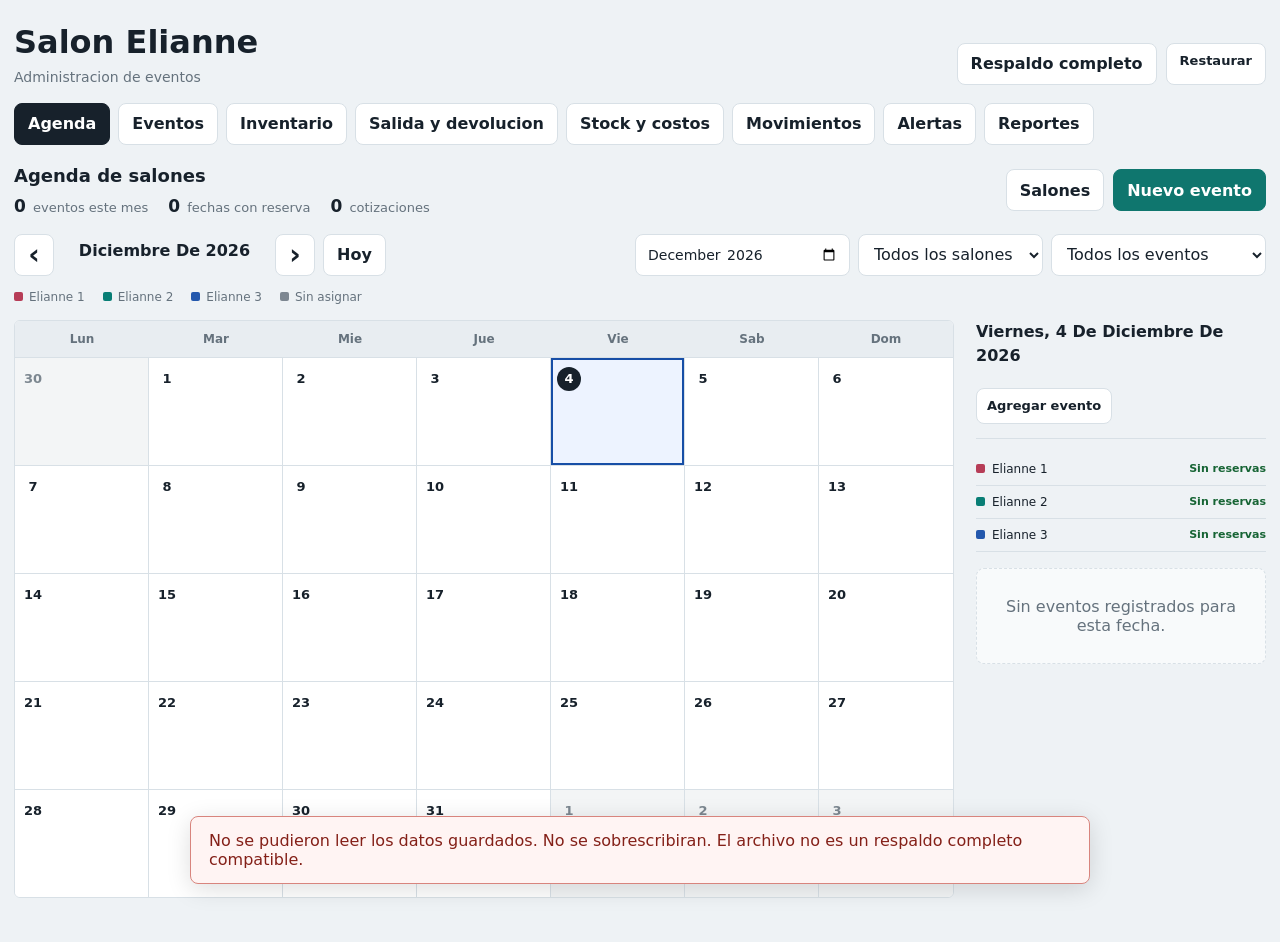
<file: desarrollo/storage-baseline.html>
<!doctype html>
<html lang="es">
  <head>
    <meta charset="utf-8" />
    <meta name="viewport" content="width=device-width, initial-scale=1" />
    <title>Salon Elianne</title>
    <style>
      :root {
        --bg: #eef2f5;
        --panel: #ffffff;
        --panel-2: #f8fafb;
        --ink: #17212b;
        --muted: #65727d;
        --line: #d8e0e6;
        --accent: #0f766e;
        --accent-2: #174ea6;
        --danger: #b3261e;
        --soft: #e6f3f1;
        --shadow: 0 18px 46px rgba(23, 33, 43, 0.1);
      }

      * { box-sizing: border-box; }
      body {
        margin: 0;
        min-height: 100vh;
        background: var(--bg);
        color: var(--ink);
        font-family: Inter, ui-sans-serif, system-ui, -apple-system, BlinkMacSystemFont, "Segoe UI", sans-serif;
      }
      button, input, select, textarea { font: inherit; }
      button { cursor: pointer; }
      h1, h2, h3, p { margin: 0; }

      .app {
        width: min(1380px, calc(100% - 28px));
        margin: 0 auto;
        padding: 24px 0 44px;
      }

      .topbar {
        display: flex;
        justify-content: space-between;
        align-items: flex-end;
        gap: 18px;
        padding-bottom: 18px;
      }

      h1 { font-size: clamp(30px, 5vw, 48px); line-height: 1; letter-spacing: 0; }
      .subtitle { margin-top: 8px; color: var(--muted); font-size: 15px; }

      .actions { display: flex; gap: 9px; flex-wrap: wrap; justify-content: flex-end; }
      .btn {
        min-height: 42px;
        border: 1px solid var(--line);
        border-radius: 8px;
        background: var(--panel);
        color: var(--ink);
        padding: 9px 13px;
        font-weight: 750;
      }
      .btn.primary { border-color: var(--accent); background: var(--accent); color: white; }
      .btn.blue { border-color: var(--accent-2); background: var(--accent-2); color: white; }
      .btn.danger { border-color: #f1cbc8; background: #fff4f3; color: var(--danger); }
      .btn:hover { filter: brightness(0.98); }

      .stats {
        display: grid;
        grid-template-columns: repeat(4, minmax(0, 1fr));
        gap: 12px;
        margin-bottom: 18px;
      }
      .stat {
        background: var(--panel);
        border: 1px solid var(--line);
        border-radius: 8px;
        padding: 14px;
      }
      .stat span { color: var(--muted); font-size: 13px; font-weight: 750; }
      .stat strong { display: block; margin-top: 6px; font-size: 28px; line-height: 1; }

      .layout {
        display: grid;
        grid-template-columns: minmax(320px, 420px) minmax(0, 1fr);
        gap: 16px;
        align-items: start;
      }

      .panel {
        background: var(--panel);
        border: 1px solid var(--line);
        border-radius: 8px;
        box-shadow: var(--shadow);
      }
      .panel-head {
        padding: 16px;
        border-bottom: 1px solid var(--line);
      }
      .panel-head h2 { font-size: 18px; }
      .panel-head p { color: var(--muted); font-size: 14px; margin-top: 5px; }
      .form { display: grid; gap: 13px; padding: 16px; }

      label { color: var(--muted); font-size: 13px; font-weight: 800; }
      .field { display: grid; gap: 7px; }
      input, select, textarea {
        width: 100%;
        min-height: 42px;
        border: 1px solid var(--line);
        border-radius: 8px;
        background: var(--panel);
        color: var(--ink);
        padding: 9px 11px;
        outline: none;
      }
      textarea { min-height: 82px; resize: vertical; line-height: 1.5; }
      input:focus, select:focus, textarea:focus { border-color: var(--accent); box-shadow: 0 0 0 3px rgba(15, 118, 110, 0.14); }
      .row { display: grid; grid-template-columns: 1fr 1fr; gap: 11px; }

      .photo-box {
        position: relative;
        overflow: hidden;
        min-height: 235px;
        border: 1px dashed #a8b6bf;
        border-radius: 8px;
        background: var(--panel-2);
        display: grid;
        place-items: center;
        text-align: center;
      }
      .photo-box input { position: absolute; inset: 0; opacity: 0; cursor: pointer; }
      .photo-preview {
        width: 100%;
        height: 235px;
        object-fit: cover;
        display: none;
      }
      .photo-empty { padding: 18px; color: var(--muted); }
      .photo-empty strong { display: block; color: var(--ink); margin-bottom: 7px; }
      .photo-tools { display: none; gap: 8px; }

      .list-tools {
        display: grid;
        grid-template-columns: minmax(180px, 1fr) 190px 150px;
        gap: 10px;
        padding: 16px;
        border-bottom: 1px solid var(--line);
      }
      .inventory-list { padding: 16px; display: grid; gap: 10px; }
      .empty {
        border: 1px dashed var(--line);
        border-radius: 8px;
        padding: 28px;
        color: var(--muted);
        text-align: center;
        background: var(--panel-2);
      }

      .item {
        display: grid;
        grid-template-columns: 92px minmax(0, 1fr) auto;
        gap: 14px;
        align-items: center;
        border: 1px solid var(--line);
        border-radius: 8px;
        background: var(--panel-2);
        padding: 10px;
      }
      .thumb {
        width: 92px;
        aspect-ratio: 1;
        border-radius: 8px;
        object-fit: cover;
        background: #e4e9ed;
        border: 1px solid var(--line);
      }
      .item h3 { font-size: 17px; margin-bottom: 4px; }
      .meta { display: flex; flex-wrap: wrap; gap: 7px; color: var(--muted); font-size: 13px; }
      .pill { background: white; border: 1px solid var(--line); border-radius: 999px; padding: 4px 8px; }
      .qty { color: var(--accent); font-weight: 850; }
      .item-actions { display: flex; gap: 7px; }
      .small { min-height: 36px; padding: 7px 10px; font-size: 13px; }

      .notice {
        margin-top: 12px;
        padding: 11px 12px;
        border-radius: 8px;
        border: 1px solid #cce8e3;
        background: var(--soft);
        color: #16433f;
        font-size: 14px;
        display: none;
      }

      #printArea { display: none; }

      @media (max-width: 920px) {
        .topbar { align-items: stretch; flex-direction: column; }
        .actions { justify-content: flex-start; }
        .stats { grid-template-columns: repeat(2, 1fr); }
        .layout { grid-template-columns: 1fr; }
        .list-tools { grid-template-columns: 1fr; }
      }
      @media (max-width: 560px) {
        .app { width: min(100% - 18px, 1380px); padding-top: 14px; }
        .row, .stats { grid-template-columns: 1fr; }
        .item { grid-template-columns: 76px minmax(0, 1fr); }
        .thumb { width: 76px; }
        .item-actions { grid-column: 1 / -1; justify-content: flex-end; }
      }

      @media print {
        body { background: white; }
        .app { display: none; }
        #printArea { display: block; color: #111; font-family: Arial, sans-serif; }
        .print-header { display: flex; justify-content: space-between; align-items: flex-start; border-bottom: 2px solid #111; padding-bottom: 10px; margin-bottom: 14px; }
        .print-header h1 { font-size: 25px; }
        .print-header p { font-size: 12px; color: #333; margin-top: 3px; }
        .print-table { width: 100%; border-collapse: collapse; font-size: 11px; }
        .print-table th, .print-table td { border: 1px solid #777; padding: 6px; vertical-align: top; }
        .print-table th { background: #eee; text-align: left; }
        .print-photo { width: 58px; height: 58px; object-fit: cover; }
        @page { size: A4; margin: 10mm; }
      }
    </style>
  </head>
  <body>
    <main class="app">
      <header class="topbar">
        <div>
          <h1>Salon Elianne</h1>
          <p class="subtitle">Administracion de eventos</p>
        </div>
        <div class="actions">
          <button class="btn" id="backupBtn" type="button">Respaldo completo</button>
          <label class="btn" for="restoreInput">Restaurar</label>
          <input id="restoreInput" type="file" accept="application/json" hidden />
          <button class="btn blue" id="excelBtn" type="button">Exportar Excel .xlsx</button>
          <button class="btn primary" id="pdfBtn" type="button">Descargar PDF</button>
        </div>
      </header>

      <section class="stats" aria-label="Resumen del inventario">
        <div class="stat"><span>Productos</span><strong id="statProducts">0</strong></div>
        <div class="stat"><span>Unidades</span><strong id="statUnits">0</strong></div>
        <div class="stat"><span>Categorias</span><strong id="statCategories">0</strong></div>
        <div class="stat"><span>Ultima edicion</span><strong id="statDate">-</strong></div>
      </section>

      <section class="layout">
        <aside class="panel">
          <div class="panel-head">
            <h2 id="formTitle">Nuevo producto</h2>
            <p>Sube la foto y completa los datos principales.</p>
          </div>
          <form class="form" id="productForm">
            <div class="field">
              <label>Foto del producto</label>
              <div class="photo-box" id="photoBox">
                <img class="photo-preview" id="photoPreview" alt="Vista previa del producto" />
                <div class="photo-empty" id="photoEmpty"><strong>Seleccionar foto</strong><span>JPG, PNG o foto del celular. Se reduce automaticamente para ahorrar espacio.</span></div>
                <input id="photoInput" type="file" accept="image/*" />
              </div>
              <div class="photo-tools" id="photoTools"><button class="btn small" id="removePhotoBtn" type="button">Quitar foto</button></div>
            </div>

            <div class="field">
              <label for="nameInput">Nombre del producto</label>
              <input id="nameInput" autocomplete="off" required placeholder="Ej: Plato base dorado" />
            </div>

            <div class="row">
              <div class="field">
              <label for="qtyInput">Cantidad utilizable</label>
                <input id="qtyInput" type="number" min="0" step="1" required placeholder="0" />
              </div>
              <div class="field">
                <label for="unitInput">Unidad</label>
                <select id="unitInput">
                  <option>unidades</option>
                  <option>juegos</option>
                  <option>cajas</option>
                  <option>paquetes</option>
                  <option>metros</option>
                </select>
              </div>
            </div>

            <div class="row">
              <div class="field">
                <label for="codeInput">Codigo</label>
                <input id="codeInput" autocomplete="off" placeholder="Ej: VAJ-001" />
              </div>
              <div class="field">
                <label for="categoryInput">Categoria</label>
                <input id="categoryInput" list="categoryOptions" autocomplete="off" placeholder="Ej: Vajilla" />
                <datalist id="categoryOptions">
                  <option value="Vajilla"></option>
                  <option value="Cristaleria"></option>
                  <option value="Cubiertos"></option>
                  <option value="Manteleria"></option>
                  <option value="Decoracion"></option>
                  <option value="Mobiliario"></option>
                  <option value="Cocina"></option>
                  <option value="Otros"></option>
                </datalist>
              </div>
            </div>

            <div class="field">
              <label for="locationInput">Ubicacion</label>
              <input id="locationInput" autocomplete="off" placeholder="Ej: Deposito A, estante 2" />
            </div>

            <div class="field">
              <label for="notesInput">Notas</label>
              <textarea id="notesInput" placeholder="Color, estado, observaciones o medidas."></textarea>
            </div>

            <div class="actions">
              <button class="btn primary" type="submit" id="saveBtn">Guardar producto</button>
              <button class="btn" type="button" id="clearBtn">Limpiar</button>
            </div>
            <div class="notice" id="notice"></div>
          </form>
        </aside>

        <section class="panel">
          <div class="panel-head">
            <h2>Productos cargados</h2>
            <p>Busca, filtra y corrige el inventario antes de exportar.</p>
          </div>
          <div class="list-tools">
            <input id="searchInput" type="search" placeholder="Buscar por nombre, codigo o nota" />
            <select id="filterInput"><option value="">Todas las categorias</option></select>
            <select id="sortInput">
              <option value="recent">Mas recientes</option>
              <option value="name">Nombre A-Z</option>
              <option value="category">Categoria</option>
              <option value="quantity">Mayor cantidad</option>
            </select>
          </div>
          <div class="inventory-list" id="inventoryList"></div>
        </section>
      </section>
    </main>

    <section id="printArea"></section>

    <script>/* The entire business state is persisted in one write, including its audit trail. */
(() => {
  'use strict';
  const KEY = 'elianneSalon.v3';
  const LEGACY = ['elianneInventory.v1', 'elianneSalonEvents.v1', 'elianneSalonExtras.v1'];
  const statuses = ['cotizacion', 'reservado', 'en-evento', 'devuelto', 'cerrado', 'cancelado'];
  const productStatuses = ['disponible', 'limpieza', 'mantenimiento', 'danado', 'baja'];
  const active = e => ['reservado', 'en-evento'].includes(e.status);
  const occupiesHall = e => ['reservado', 'en-evento', 'devuelto', 'cerrado'].includes(e.status);
  const DEFAULT_HALLS = [{id:'hall-1',name:'Elianne 1'},{id:'hall-2',name:'Elianne 2'},{id:'hall-3',name:'Elianne 3'}];
  const clone = v => JSON.parse(JSON.stringify(v));
  const uid = () => 's' + Date.now().toString(36) + Math.random().toString(36).slice(2, 10);
  const today = () => {
    const d = new Date();
    return [d.getFullYear(), String(d.getMonth() + 1).padStart(2, '0'), String(d.getDate()).padStart(2, '0')].join('-');
  };
  const fail = message => { throw new Error(message); };
  const obj = v => v && typeof v === 'object' && !Array.isArray(v);
  const text = (v, label = 'Texto') => {
    if (v == null) return '';
    if (typeof v !== 'string' || v.length > 10000) fail(label + ' invalido.');
    return v.trim();
  };
  const id = v => {
    if (typeof v !== 'string' || !/^[a-zA-Z0-9_-]{1,100}$/.test(v)) fail('Identificador invalido en los datos.');
    return v;
  };
  function quantity(v, label = 'Cantidad') {
    if (v === '' || v == null || !['number', 'string'].includes(typeof v) || (typeof v === 'string' && !v.trim())) fail(label + ' es obligatoria.');
    const n = Number(v);
    if (!Number.isSafeInteger(n) || n < 0 || n > 100000000) fail(label + ' debe ser un entero entre 0 y 100000000.');
    return n;
  }
  function amount(v) {
    if (v === '' || v == null || !['number', 'string'].includes(typeof v)) fail('Costo invalido.');
    const n = Number(v);
    if (!Number.isFinite(n) || n < 0 || n > 1e12) fail('Costo invalido.');
    return n;
  }
  function date(v) {
    if (typeof v !== 'string' || !/^\d{4}-\d{2}-\d{2}$/.test(v) || !Number.isFinite(Date.parse(v)) || new Date(v).toISOString().slice(0, 10) !== v) fail('Fecha invalida.');
    return v;
  }
  function photo(v) {
    if (!v) return '';
    if (typeof v !== 'string' || !/^data:image\/(jpeg|png);base64,[A-Za-z0-9+/]+=*$/.test(v)) fail('La foto debe estar incluida en formato JPG o PNG.');
    return v;
  }
  function normalizeHalls(halls = DEFAULT_HALLS) {
    if(!Array.isArray(halls)||halls.length!==3)fail('Deben existir los tres salones.');
    const result=DEFAULT_HALLS.map(h=>{
      const found=halls.find(x=>obj(x)&&x.id===h.id),name=found?text(found.name):'';
      if(!name||name.length>60)fail('Cada salon necesita un nombre de hasta 60 caracteres.');
      return {id:h.id,name};
    });
    if(new Set(result.map(h=>h.name.toLocaleLowerCase('es'))).size!==3)fail('Los nombres de los salones no pueden repetirse.');
    return result;
  }
  function normalizeVenue(e,eventDate) {
    const hallIds=e.hallIds??[];
    if(!Array.isArray(hallIds)||hallIds.some(h=>!DEFAULT_HALLS.some(x=>x.id===h))||new Set(hallIds).size!==hallIds.length)fail('Seleccion de salones invalida.');
    const venueMode=e.venueMode||'day',venueEndDate=date(e.venueEndDate||eventDate);
    if(!['day','hours'].includes(venueMode)||venueEndDate<eventDate)fail('Revisa las fechas de ocupacion del salon.');
    const clock=(value,label)=>{
      if(typeof value!=='string'||!/^([01]\d|2[0-3]):[0-5]\d$/.test(value))fail(label+' invalida.');
      return value;
    };
    const startTime=venueMode==='hours'?clock(e.startTime,'Hora de inicio'):'00:00';
    const endTime=venueMode==='hours'?clock(e.endTime,'Hora de fin'):'00:00';
    const setupMinutes=quantity(e.setupMinutes??0,'Montaje'),cleanupMinutes=quantity(e.cleanupMinutes??0,'Limpieza');
    if(setupMinutes>2880||cleanupMinutes>2880)fail('Montaje y limpieza admiten hasta 2880 minutos cada uno.');
    const schedule={hallIds:[...hallIds],venueMode,venueEndDate,startTime,endTime,setupMinutes,cleanupMinutes};
    const span=venueRange({...schedule,eventDate});
    if(span.eventEnd<=span.eventStart||span.eventEnd-span.eventStart>366*1440)fail('El fin debe ser posterior al inicio y el periodo no puede superar 366 dias. Para terminar de madrugada, elige la fecha del dia siguiente.');
    return schedule;
  }
  function civilMinute(key,clock='00:00') {
    const [y,m,d]=key.split('-').map(Number),[h,min]=clock.split(':').map(Number);
    const value=new Date(0);value.setUTCFullYear(y,m-1,d);value.setUTCHours(h,min,0,0);
    return value.getTime()/60000;
  }
  function venueRange(e) {
    const start=civilMinute(e.eventDate||e.date,e.venueMode==='hours'?e.startTime:'00:00');
    const end=civilMinute(e.venueEndDate||e.eventDate||e.date,e.venueMode==='hours'?e.endTime:'00:00')+(e.venueMode==='hours'?0:1440);
    return {start:start-(e.setupMinutes||0),end:end+(e.cleanupMinutes||0),eventStart:start,eventEnd:end};
  }
  function hallConflicts(d,e) {
    const span=venueRange(e),halls=e.hallIds||[];
    return d.events.filter(other=>other.id!==e.id&&occupiesHall(other)&&(other.hallIds||[]).some(h=>halls.includes(h))).filter(other=>{
      const existing=venueRange(other);return span.start<existing.end&&existing.start<span.end;
    });
  }
  function checkHalls(d,e,ignoreUnassigned=false) {
    if(!e.hallIds.length)fail('Selecciona al menos un salon para el evento.');
    const conflict=hallConflicts(d,e)[0];
    if(conflict){
      const names=d.halls.filter(h=>e.hallIds.includes(h.id)&&conflict.hallIds.includes(h.id)).map(h=>h.name).join(', ');
      fail(names+' ya esta reservado para "'+conflict.client+'" en ese periodo, incluyendo montaje y limpieza.');
    }
    const span=venueRange(e),pending=d.events.find(other=>other.id!==e.id&&occupiesHall(other)&&!other.hallIds.length&&(()=>{const range=venueRange(other);return span.start<range.end&&range.start<span.end;})());
    if(pending&&!ignoreUnassigned)fail('El evento "'+pending.client+'" aun no tiene salon asignado en ese periodo. Asignale un salon antes de confirmar otra reserva.');
  }
  function normalizeProduct(p) {
    if (!obj(p)) fail('Producto invalido.');
    const name = text(p.name, 'Nombre');
    if (!name) fail('El producto necesita un nombre.');
    return { id: id(p.id), name, qty: quantity(p.qty), unit: text(p.unit) || 'unidades', code: text(p.code), category: text(p.category) || 'Otros', location: text(p.location), notes: text(p.notes), photo: photo(p.photo), updatedAt: Number(p.updatedAt) || Date.now() };
  }
  function normalizeEvent(e) {
    if (!obj(e) || !Array.isArray(e.items) || !statuses.includes(e.status)) fail('Evento invalido.');
    const client = text(e.client), start = date(e.date), end = date(e.returnDate || e.date), eventDate = date(e.eventDate || e.date);
    if (!client || end < start) fail('Revisa el nombre y las fechas del evento.');
    const seen = new Set();
    const items = e.items.map(i => {
      if (!obj(i)) fail('Detalle de evento invalido.');
      const pid = id(i.productId);
      if (seen.has(pid)) fail('Hay productos repetidos en un evento.');
      seen.add(pid);
      const qty = quantity(i.qty);
      if (!qty) fail('La cantidad de salida debe ser mayor a cero.');
      return { productId: pid, qty, returned: quantity(i.returned ?? 0), damaged: quantity(i.damaged ?? 0), missing: quantity(i.missing ?? 0) };
    });
    return { id: id(e.id), client, eventDate, ...normalizeVenue(e,eventDate), date: start, returnDate: end, departureDate: e.departureDate ? date(e.departureDate) : '', type: text(e.type) || 'Otro', status: e.status, responsible: text(e.responsible), place: text(e.place), notes: text(e.notes), items, settledAt: Number(e.settledAt) || null, updatedAt: Number(e.updatedAt) || Date.now() };
  }
  function normalize(raw) {
    if (!obj(raw) || raw.schemaVersion !== 3 || !Array.isArray(raw.items) || !Array.isArray(raw.events) || !obj(raw.extras) || !Array.isArray(raw.movements)) fail('El archivo no es un respaldo completo compatible.');
    const d = { schemaVersion: 3, revision: quantity(raw.revision ?? 0), halls:normalizeHalls(raw.halls), items: raw.items.map(normalizeProduct), events: raw.events.map(normalizeEvent), extras: {}, movements: [] };
    for (const collection of [d.items, d.events]) {
      if (new Set(collection.map(v => v.id)).size !== collection.length) fail('El respaldo tiene identificadores repetidos.');
    }
    Object.entries(raw.extras).forEach(([pid, ex]) => {
      id(pid);
      if (!obj(ex) || !productStatuses.includes(ex.status)) fail('Estado de producto invalido.');
      d.extras[pid] = { status: ex.status, minQty: quantity(ex.minQty ?? 0), cost: amount(ex.cost ?? 0) };
    });
    d.movements = raw.movements.map(m => {
      if (!obj(m) || !Number.isFinite(m.at) || !Number.isSafeInteger(m.delta)) fail('Movimiento invalido.');
      return { id: id(m.id), at: m.at, productId: m.productId ? id(m.productId) : '', productName: text(m.productName), eventId: m.eventId ? id(m.eventId) : '', eventName: text(m.eventName), type: text(m.type), delta: m.delta, balance: quantity(m.balance ?? 0), detail: text(m.detail), responsible: text(m.responsible) };
    });
    if (new Set(d.movements.map(m => m.id)).size !== d.movements.length) fail('Hay movimientos repetidos.');
    return d;
  }
  let data, expected, blocked = '';
  function movement(d, type, p, delta, detail, e, responsible = '') {
    d.movements.unshift({ id: uid(), at: Date.now(), productId: p?.id || '', productName: p?.name || '', eventId: e?.id || '', eventName: e?.client || '', type, delta, balance: p?.qty || 0, detail, responsible: responsible || e?.responsible || '' });
  }
  function migrate() {
    const read = (key, fallback) => {
      const raw = localStorage.getItem(key);
      return raw === null ? fallback : JSON.parse(raw);
    };
    const d = normalize({ schemaVersion: 3, items: read(LEGACY[0], []), events: read(LEGACY[1], []), extras: read(LEGACY[2], {}), movements: [] });
    d.items.forEach(p => movement(d, 'saldo-inicial', p, p.qty, 'Saldo al iniciar el historial.'));
    // Old completed events did not adjust stock. Preserve them without applying retrospective losses.
    d.events.filter(e => ['devuelto', 'cerrado'].includes(e.status)).forEach(e => { e.settledAt = e.updatedAt; });
    return d;
  }
  try {
    expected = localStorage.getItem(KEY);
    data = expected === null ? migrate() : normalize(JSON.parse(expected));
  } catch (error) {
    blocked = 'No se pudieron leer los datos guardados. No se sobrescribiran. ' + error.message;
    data = { schemaVersion: 3, revision: 0, halls:clone(DEFAULT_HALLS), items: [], events: [], extras: {}, movements: [] };
  }
  function notify(message, error = false) {
    let el = document.getElementById('systemNotice');
    if (!el) {
      el = document.createElement('div');
      el.id = 'systemNotice';
      el.setAttribute('role', 'status');
      document.body.appendChild(el);
    }
    el.textContent = message;
    el.className = error ? 'system-notice error' : 'system-notice';
    el.hidden = false;
    clearTimeout(notify.timer);
    if (!error) notify.timer = setTimeout(() => { el.hidden = true; }, 6500);
  }
  function commit(action) {
    if (blocked) fail(blocked);
    if (localStorage.getItem(KEY) !== expected) fail('Los datos cambiaron en otra pestaña. Recarga esta pagina antes de continuar.');
    const next = clone(data);
    action(next);
    next.revision = data.revision + 1;
    const checked = normalize(next), raw = JSON.stringify(checked);
    try { localStorage.setItem(KEY, raw); }
    catch { fail('No se pudo guardar: el almacenamiento esta lleno o bloqueado. Conserva el formulario y descarga un respaldo antes de continuar.'); }
    data = checked;
    expected = raw;
    window.dispatchEvent(new Event('elianne:change'));
  }
  const getExtra = (d, pid) => d.extras[pid] || { status: 'disponible', minQty: 0, cost: 0 };
  function range(e) {
    const departure = e.departureDate || today();
    return [e.status === 'en-evento' && departure < e.date ? departure : e.date, e.status === 'en-evento' && e.returnDate < today() ? '9999-12-31' : (e.returnDate || e.date)];
  }
  function reserved(d, pid, start = today(), end = start, except = null) {
    const points = [];
    d.events.filter(e => active(e) && e.id !== except).forEach(e => {
      const [a, b] = range(e), qty = e.items.find(i => i.productId === pid)?.qty || 0;
      if (!qty || a > end || b < start) return;
      points.push([a < start ? start : a, 0, qty], [b > end ? end : b, 1, -qty]);
    });
    points.sort((a, b) => a[0].localeCompare(b[0]) || a[1] - b[1]);
    let current = 0, peak = 0;
    points.forEach(([, , delta]) => { current += delta; peak = Math.max(peak, current); });
    return peak;
  }
  function available(d, pid, start = today(), end = start, except = null) {
    const p = d.items.find(p => p.id === pid);
    if (!p || getExtra(d, pid).status !== 'disponible') return 0;
    return Math.max(0, p.qty - reserved(d, pid, start, end, except));
  }
  function checkReservation(d, e) {
    const [start, end] = range(e);
    e.items.forEach(i => {
      const p = d.items.find(p => p.id === i.productId);
      if (!p) fail('El evento contiene un producto que ya no existe.');
      const capacity = available(d, p.id, start, end, e.id);
      if (i.qty > capacity) fail(p.name + ': solo hay ' + capacity + ' disponibles entre ' + start + ' y ' + end + '.');
    });
  }
  function upsertProduct(payload) {
    const p = normalizeProduct(payload);
    commit(d => {
      const old = d.items.find(x => x.id === p.id);
      if (p.code && d.items.some(x => x.id !== p.id && x.code.toLocaleLowerCase() === p.code.toLocaleLowerCase())) fail('Ese codigo ya pertenece a otro producto.');
      if (old && p.qty !== old.qty) fail('Usa Movimientos para cambiar la cantidad de un producto existente.');
      if (old) d.items = d.items.map(x => x.id === p.id ? p : x);
      else d.items.unshift(p);
      movement(d, old ? 'edicion' : 'alta', p, old ? 0 : p.qty, old ? 'Datos del producto actualizados.' : 'Producto incorporado.');
    });
  }
  function deleteProduct(pid) {
    commit(d => {
      const p = d.items.find(p => p.id === pid);
      if (!p) fail('Producto no encontrado.');
      if (d.events.some(e => e.items.some(i => i.productId === pid))) fail('Este producto tiene eventos asociados. Usa el estado Baja para conservar su historial.');
      d.items = d.items.filter(p => p.id !== pid);
      delete d.extras[pid];
      movement(d, 'eliminacion', { ...p, qty: 0 }, -p.qty, 'Producto sin eventos eliminado.');
    });
  }
  function saveExtra(pid, extra) {
    commit(d => {
      const p = d.items.find(p => p.id === pid);
      if (!p) fail('Selecciona un producto.');
      if (!productStatuses.includes(extra.status)) fail('Estado invalido.');
      if (extra.status !== 'disponible' && d.events.some(e => active(e) && e.items.some(i => i.productId === pid))) fail('El producto tiene reservas activas. Reasigna o cancela esas reservas antes de bloquearlo.');
      d.extras[pid] = { status: extra.status, minQty: quantity(extra.minQty), cost: amount(extra.cost) };
      movement(d, 'estado-costo', p, 0, 'Estado: ' + extra.status + '; minimo: ' + extra.minQty + '; costo: Bs ' + extra.cost);
    });
  }
  function saveEvent(payload) {
    const e = normalizeEvent(payload);
    if (!e.responsible) fail('Escribe el responsable del evento.');
    if (e.items.length&&(e.eventDate < e.date || e.venueEndDate > e.returnDate)) fail('Las fechas del evento deben estar entre la salida y la devolucion del material.');
    if(!e.hallIds.length)fail('Selecciona al menos un salon para el evento.');
    commit(d => {
      const old = d.events.find(x => x.id === e.id);
      if (old && !['cotizacion', 'reservado'].includes(old.status)) fail('Solo puedes editar cotizaciones o reservas.');
      if (!['cotizacion', 'reservado'].includes(e.status)) fail('Usa los botones de salida y devolucion para cambiar de estado.');
      e.items.forEach(i => { if (!d.items.some(p => p.id === i.productId)) fail('Producto no encontrado.'); });
      e.items.forEach(i => { i.returned = 0; i.damaged = 0; i.missing = 0; });
      e.settledAt = null;
      if (active(e)) {checkReservation(d, e);checkHalls(d,e);}
      if (old) d.events = d.events.map(x => x.id === e.id ? e : x);
      else d.events.unshift(e);
      movement(d, old ? 'evento-editado' : 'evento-creado', null, 0, 'Estado: ' + e.status, e);
    });
  }
  function transition(eventId, status) {
    commit(d => {
      const e = d.events.find(e => e.id === eventId);
      if (!e) fail('Evento no encontrado.');
      const allowed = { cotizacion: ['reservado', 'cancelado'], reservado: ['en-evento', 'cancelado'], 'en-evento': [], devuelto: ['cerrado'], cerrado: [], cancelado: [] };
      if (!allowed[e.status].includes(status)) fail('Ese cambio de estado no esta permitido.');
      if (['reservado', 'en-evento'].includes(status)) {
        const proposed = { ...e, status, departureDate: status === 'en-evento' ? today() : '' };
        checkReservation(d, proposed);
        checkHalls(d,proposed);
        if (status === 'en-evento') {
          const start = e.date < today() ? e.date : today();
          const end = e.returnDate < today() ? '9999-12-31' : e.returnDate;
          e.items.forEach(i => {
            const out = d.events.filter(other => other.id !== e.id && other.status === 'en-evento').reduce((sum, other) => sum + (other.items.find(j => j.productId === i.productId)?.qty || 0), 0);
            if (out + i.qty > (d.items.find(p => p.id === i.productId)?.qty || 0)) fail('Hay productos que todavia no regresaron de otro evento.');
          });
          e.items.forEach(i => { if (i.qty > available(d, i.productId, start, end, e.id)) fail('No hay disponibilidad para realizar esta salida ahora.'); });
          e.departureDate = today();
        }
      }
      e.status = status;
      e.updatedAt = Date.now();
      movement(d, 'evento-' + status, null, 0, 'Cambio de estado.', e);
      if (status === 'en-evento') e.items.forEach(i => movement(d, 'salida', d.items.find(p => p.id === i.productId), 0, 'Salen ' + i.qty + ' unidades.', e));
    });
  }
  function counts(e, values) {
    if (!Array.isArray(values) || values.length !== e.items.length) fail('Faltan productos en la devolucion.');
    return e.items.map((i, index) => {
      const v = values[index];
      if (!obj(v) || v.productId !== i.productId) fail('El detalle de devolucion cambio. Recarga el evento.');
      const returned = quantity(v.returned, 'Regreso bueno'), damaged = quantity(v.damaged, 'Dañado');
      if (returned + damaged > i.qty) fail('Regreso bueno + dañado no puede superar las ' + i.qty + ' unidades que salieron.');
      return { ...i, returned, damaged, missing: i.qty - returned - damaged };
    });
  }
  function saveHalls(halls) {
    const normalized=normalizeHalls(halls);
    commit(d=>{d.halls=normalized;movement(d,'salones-configurados',null,0,normalized.map(h=>h.name).join(', '));});
  }
  function assignVenue(eventId,schedule) {
    commit(d=>{
      const e=d.events.find(e=>e.id===eventId);if(!e)fail('Evento no encontrado.');
      Object.assign(e,normalizeVenue(schedule,e.eventDate));
      if(!e.hallIds.length)fail('Selecciona al menos un salon.');
      if(e.items.length&&e.venueEndDate>e.returnDate)fail('La ocupacion termina despues de la devolucion del material. Edita primero las fechas del evento.');
      if(occupiesHall(e))checkHalls(d,e,true);
      e.updatedAt=Date.now();movement(d,'salones-asignados',null,0,'Salones: '+d.halls.filter(h=>e.hallIds.includes(h.id)).map(h=>h.name).join(', '),e);
    });
  }
  function saveReturn(eventId, values, finalize) {
    commit(d => {
      const e = d.events.find(e => e.id === eventId);
      if (!e || e.status !== 'en-evento' || e.settledAt) fail('Solo se pueden registrar devoluciones de eventos en curso.');
      e.items = counts(e, values);
      if (finalize) {
        e.items.forEach(i => {
          const p = d.items.find(p => p.id === i.productId);
          if (!p) fail('Falta un producto del inventario.');
          const loss = i.damaged + i.missing;
          if (loss > p.qty) fail('La baja supera el stock actual de ' + p.name + '. Revisa los movimientos.');
          p.updatedAt = Date.now();
          movement(d, 'devolucion', p, 0, 'Regresan en buen estado ' + i.returned + ' unidades.', e);
          if (i.damaged) { p.qty -= i.damaged; movement(d, 'daño', p, -i.damaged, 'Unidades retiradas del stock utilizable por daño.', e); }
          if (i.missing) { p.qty -= i.missing; movement(d, 'faltante', p, -i.missing, 'Unidades faltantes retiradas del stock utilizable.', e); }
        });
        e.settledAt = Date.now();
        e.status = 'devuelto';
      } else movement(d, 'conteo', null, 0, 'Conteo parcial guardado; el material sigue reservado.', e);
      e.updatedAt = Date.now();
    });
  }
  function adjust(pid, type, qty, reason, responsible) {
    const n = quantity(qty);
    if (!n) fail('La cantidad debe ser mayor a cero.');
    if (!['compra', 'reparacion', 'recuperacion', 'baja', 'correccion-entrada', 'correccion-salida'].includes(type)) fail('Tipo de movimiento invalido.');
    reason = text(reason); responsible = text(responsible);
    if (!reason || !responsible) fail('Escribe el motivo y el responsable del movimiento.');
    commit(d => {
      const p = d.items.find(p => p.id === pid);
      if (!p) fail('Selecciona un producto.');
      const delta = ['baja', 'correccion-salida'].includes(type) ? -n : n;
      const balance = p.qty + delta;
      if (balance < 0 || balance > 100000000) fail('El saldo resultante no es valido.');
      if (delta < 0 && d.events.some(e => active(e) && e.items.some(i => i.productId === pid) && reserved(d, pid, ...range(e)) > balance)) fail('La baja dejaria una reserva activa sin suficientes unidades. Reasigna esa reserva primero.');
      p.qty = balance;
      p.updatedAt = Date.now();
      movement(d, type, p, delta, reason, null, responsible);
    });
  }
  function prepareRestore(raw) {
    if (Array.isArray(raw)) {
      const imported = raw.map(p => normalizeProduct({ ...p, id: p.id || uid() }));
      const d = clone(data);
      if (d.events.some(e => e.items.some(i => !imported.some(p => p.id === i.productId)))) fail('Este respaldo antiguo dejaria eventos sin sus productos. Usa un respaldo completo.');
      d.items = imported;
      movement(d, 'restauracion-antigua', null, 0, 'Inventario de respaldo antiguo; se conservaron eventos y movimientos.');
      return normalize(d);
    }
    return normalize(raw);
  }
  function restore(raw) {
    const imported = normalize(raw);
    commit(d => {
      Object.assign(d, imported);
      movement(d, 'restauracion', null, 0, 'Respaldo completo restaurado.');
    });
    window.dispatchEvent(new Event('elianne:restored'));
  }
  window.Elianne = { get: () => clone(data), today, uid, quantity, backup: () => ({ ...clone(data), exportedAt: new Date().toISOString(), application: 'Inventario Elianne' }), prepareRestore, restore, upsertProduct, deleteProduct, saveExtra, saveEvent, transition, saveReturn, adjust, notify, saveHalls, assignVenue, venueRange, occupiesHall,
    hallConflicts:e=>clone(hallConflicts(data,e)),onVenueDay:(e,key)=>{const span=venueRange(e),start=civilMinute(key);return span.start<start+1440&&start<span.end;},
    reserved: (pid, start, end, except) => reserved(data, pid, start, end, except), available: (pid, start, end, except) => available(data, pid, start, end, except), extra: pid => clone(getExtra(data, pid)), active, blocked: () => blocked };
  window.addEventListener('storage', e => { if (e.key === KEY) notify('Los datos cambiaron en otra pestaña. Recarga antes de seguir editando.', true); });
  if (blocked) setTimeout(() => notify(blocked, true), 0);
})();
</script>
    <script>
      const STORAGE_KEY = "elianneInventory.v1";
      const state = { items: [], editingId: null, photo: "" };
      const $ = (id) => document.getElementById(id);
      const els = {
        form: $("productForm"), formTitle: $("formTitle"), photoInput: $("photoInput"), photoPreview: $("photoPreview"), photoEmpty: $("photoEmpty"), photoTools: $("photoTools"),
        removePhotoBtn: $("removePhotoBtn"), name: $("nameInput"), qty: $("qtyInput"), unit: $("unitInput"), code: $("codeInput"), category: $("categoryInput"), location: $("locationInput"), notes: $("notesInput"),
        list: $("inventoryList"), search: $("searchInput"), filter: $("filterInput"), sort: $("sortInput"), notice: $("notice"),
        statProducts: $("statProducts"), statUnits: $("statUnits"), statCategories: $("statCategories"), statDate: $("statDate"), printArea: $("printArea")
      };

      function uid() { return Date.now().toString(36) + Math.random().toString(36).slice(2, 8); }
      function today() { return new Date().toLocaleDateString("es-BO", { year: "numeric", month: "2-digit", day: "2-digit" }); }
      function clean(value) { return String(value || "").trim(); }
      function escapeHtml(value) {
        return String(value ?? "").replace(/[&<>"]/g, (char) => ({ "&": "&amp;", "<": "&lt;", ">": "&gt;", '"': "&quot;" }[char]));
      }
      function normalize(value) { return clean(value).toLocaleLowerCase("es"); }
      function download(filename, content, type) {
        const blob = new Blob([content], { type });
        const url = URL.createObjectURL(blob);
        const link = document.createElement("a");
        link.href = url;
        link.download = filename;
        document.body.appendChild(link);
        link.click();
        link.remove();
        URL.revokeObjectURL(url);
      }
      function showNotice(text) {
        els.notice.textContent = text;
        els.notice.style.display = "block";
        window.clearTimeout(showNotice.timer);
        showNotice.timer = window.setTimeout(() => { els.notice.style.display = "none"; }, 2600);
      }

      function load() {
        state.items = window.Elianne.get().items;
      }
      function save() {
        load();
        render();
      }

      function compressImage(file) {
        return new Promise((resolve, reject) => {
          const reader = new FileReader();
          reader.onerror = reject;
          reader.onload = () => {
            const img = new Image();
            img.onerror = reject;
            img.onload = () => {
              const maxSide = 900;
              let { width, height } = img;
              if (width > height && width > maxSide) { height = Math.round((height * maxSide) / width); width = maxSide; }
              if (height >= width && height > maxSide) { width = Math.round((width * maxSide) / height); height = maxSide; }
              const canvas = document.createElement("canvas");
              canvas.width = width;
              canvas.height = height;
              const ctx = canvas.getContext("2d");
              ctx.fillStyle = "#ffffff";
              ctx.fillRect(0, 0, width, height);
              ctx.drawImage(img, 0, 0, width, height);
              resolve(canvas.toDataURL("image/jpeg", 0.82));
            };
            img.src = reader.result;
          };
          reader.readAsDataURL(file);
        });
      }

      function updatePhotoPreview() {
        if (state.photo) {
          els.photoPreview.src = state.photo;
          els.photoPreview.style.display = "block";
          els.photoEmpty.style.display = "none";
          els.photoTools.style.display = "flex";
        } else {
          els.photoPreview.removeAttribute("src");
          els.photoPreview.style.display = "none";
          els.photoEmpty.style.display = "block";
          els.photoTools.style.display = "none";
        }
      }

      function resetForm() {
        state.editingId = null;
        state.photo = "";
        els.form.reset();
        els.qty.readOnly = false;
        els.qty.title = "";
        els.unit.value = "unidades";
        els.formTitle.textContent = "Nuevo producto";
        $("saveBtn").textContent = "Guardar producto";
        updatePhotoPreview();
      }

      function categories() {
        return [...new Set(state.items.map((item) => clean(item.category)).filter(Boolean))].sort((a, b) => a.localeCompare(b, "es"));
      }

      function filteredItems() {
        const query = normalize(els.search.value);
        const category = normalize(els.filter.value);
        let items = state.items.filter((item) => {
          const text = normalize([item.name, item.code, item.category, item.location, item.notes].join(" "));
          return (!query || text.includes(query)) && (!category || normalize(item.category) === category);
        });
        const sort = els.sort.value;
        items.sort((a, b) => {
          if (sort === "name") return clean(a.name).localeCompare(clean(b.name), "es");
          if (sort === "category") return clean(a.category).localeCompare(clean(b.category), "es") || clean(a.name).localeCompare(clean(b.name), "es");
          if (sort === "quantity") return Number(b.qty || 0) - Number(a.qty || 0);
          return Number(b.updatedAt || 0) - Number(a.updatedAt || 0);
        });
        return items;
      }

      function renderFilters() {
        const current = els.filter.value;
        els.filter.innerHTML = '<option value="">Todas las categorias</option>' + categories().map((cat) => `<option value="${escapeHtml(cat)}">${escapeHtml(cat)}</option>`).join("");
        els.filter.value = current;
      }

      function renderStats() {
        const totalUnits = state.items.reduce((sum, item) => sum + Number(item.qty || 0), 0);
        els.statProducts.textContent = state.items.length;
        els.statUnits.textContent = totalUnits;
        els.statCategories.textContent = categories().length;
        const last = state.items.reduce((max, item) => Math.max(max, Number(item.updatedAt || 0)), 0);
        els.statDate.textContent = last ? new Date(last).toLocaleDateString("es-BO", { day: "2-digit", month: "2-digit" }) : "-";
      }

      function placeholderSvg(name) {
        const initials = escapeHtml(clean(name).slice(0, 2).toUpperCase() || "IE");
        return `data:image/svg+xml;charset=utf-8,${encodeURIComponent(`<svg xmlns="http://www.w3.org/2000/svg" width="160" height="160" viewBox="0 0 160 160"><rect width="160" height="160" fill="#e6f3f1"/><text x="80" y="92" text-anchor="middle" font-size="42" font-family="Arial" font-weight="700" fill="#0f766e">${initials}</text></svg>`)}`;
      }

      function renderList() {
        const items = filteredItems();
        if (!items.length) {
          els.list.innerHTML = `<div class="empty">Todavia no hay productos en esta vista. Carga el primero desde el formulario.</div>`;
          return;
        }
        els.list.innerHTML = items.map((item) => `
          <article class="item">
            <img class="thumb" src="${item.photo || placeholderSvg(item.name)}" alt="${escapeHtml(item.name)}" />
            <div>
              <h3>${escapeHtml(item.name)}</h3>
              <div class="meta">
                <span class="pill qty">${escapeHtml(item.qty)} ${escapeHtml(item.unit || "unidades")}</span>
                <span class="pill">${escapeHtml(item.category || "Sin categoria")}</span>
                <span class="pill">Codigo: ${escapeHtml(item.code || "-")}</span>
                ${item.location ? `<span class="pill">${escapeHtml(item.location)}</span>` : ""}
              </div>
              ${item.notes ? `<p class="subtitle">${escapeHtml(item.notes)}</p>` : ""}
            </div>
            <div class="item-actions">
              <button class="btn small" type="button" data-edit="${item.id}">Editar</button>
              <button class="btn small danger" type="button" data-delete="${item.id}">Eliminar</button>
            </div>
          </article>`).join("");
      }

      function renderPrint() {
        const rows = state.items.slice().sort((a, b) => clean(a.category).localeCompare(clean(b.category), "es") || clean(a.name).localeCompare(clean(b.name), "es"));
        els.printArea.innerHTML = `
          <div class="print-header">
            <div><h1>Inventario Elianne</h1><p>Fecha: ${today()} | Productos: ${state.items.length}</p></div>
            <div><p>Total unidades: ${state.items.reduce((sum, item) => sum + Number(item.qty || 0), 0)}</p><p>Categorias: ${categories().length}</p></div>
          </div>
          <table class="print-table">
            <thead><tr><th>Foto</th><th>Producto</th><th>Codigo</th><th>Categoria</th><th>Cantidad</th><th>Ubicacion</th><th>Notas</th></tr></thead>
            <tbody>${rows.map((item) => `<tr><td><img class="print-photo" src="${item.photo || placeholderSvg(item.name)}" /></td><td>${escapeHtml(item.name)}</td><td>${escapeHtml(item.code)}</td><td>${escapeHtml(item.category)}</td><td>${escapeHtml(item.qty)} ${escapeHtml(item.unit)}</td><td>${escapeHtml(item.location)}</td><td>${escapeHtml(item.notes)}</td></tr>`).join("")}</tbody>
          </table>`;
      }

      function render() { renderFilters(); renderStats(); renderList(); renderPrint(); }

      function editItem(id) {
        const item = state.items.find((entry) => entry.id === id);
        if (!item) return;
        state.editingId = id;
        state.photo = item.photo || "";
        els.name.value = item.name || "";
        els.qty.value = item.qty ?? "";
        els.qty.readOnly = true;
        els.qty.title = "Cambia las cantidades desde Movimientos para conservar el historial.";
        els.unit.value = item.unit || "unidades";
        els.code.value = item.code || "";
        els.category.value = item.category || "";
        els.location.value = item.location || "";
        els.notes.value = item.notes || "";
        els.formTitle.textContent = "Editar producto";
        $("saveBtn").textContent = "Actualizar producto";
        updatePhotoPreview();
        window.scrollTo({ top: 0, behavior: "smooth" });
      }

      function deleteItem(id) {
        const item = state.items.find((entry) => entry.id === id);
        if (!item) return;
        if (!confirm(`Eliminar "${item.name}" del inventario?`)) return;
        try {
          window.Elianne.deleteProduct(id);
          if (state.editingId === id) resetForm();
        } catch (error) { window.Elianne.notify(error.message, true); }
      }

      function xmlText(value) {
        return String(value ?? "").replace(/[&<>'"]/g, (char) => ({ "&": "&amp;", "<": "&lt;", ">": "&gt;", "'": "&apos;", '"': "&quot;" }[char]));
      }

      function utf8(value) { return new TextEncoder().encode(String(value)); }
      function concatBytes(parts) {
        const normalized = parts.map((part) => typeof part === "string" ? utf8(part) : part);
        const total = normalized.reduce((sum, part) => sum + part.length, 0);
        const out = new Uint8Array(total);
        let offset = 0;
        normalized.forEach((part) => { out.set(part, offset); offset += part.length; });
        return out;
      }
      function u16(value) { return new Uint8Array([value & 255, (value >>> 8) & 255]); }
      function u32(value) { return new Uint8Array([value & 255, (value >>> 8) & 255, (value >>> 16) & 255, (value >>> 24) & 255]); }

      const crcTable = (() => {
        const table = new Uint32Array(256);
        for (let i = 0; i < 256; i += 1) {
          let c = i;
          for (let k = 0; k < 8; k += 1) c = c & 1 ? 0xedb88320 ^ (c >>> 1) : c >>> 1;
          table[i] = c >>> 0;
        }
        return table;
      })();

      function crc32(bytes) {
        let crc = 0xffffffff;
        for (let i = 0; i < bytes.length; i += 1) crc = crcTable[(crc ^ bytes[i]) & 255] ^ (crc >>> 8);
        return (crc ^ 0xffffffff) >>> 0;
      }

      function makeZip(files) {
        const now = new Date();
        const dosTime = (now.getHours() << 11) | (now.getMinutes() << 5) | Math.floor(now.getSeconds() / 2);
        const dosDate = ((now.getFullYear() - 1980) << 9) | ((now.getMonth() + 1) << 5) | now.getDate();
        const localParts = [];
        const centralParts = [];
        let offset = 0;

        files.forEach((file) => {
          const nameBytes = utf8(file.name);
          const data = typeof file.data === "string" ? utf8(file.data) : file.data;
          const crc = crc32(data);
          const local = concatBytes([
            u32(0x04034b50), u16(20), u16(0), u16(0), u16(dosTime), u16(dosDate), u32(crc), u32(data.length), u32(data.length), u16(nameBytes.length), u16(0), nameBytes, data
          ]);
          localParts.push(local);
          centralParts.push(concatBytes([
            u32(0x02014b50), u16(20), u16(20), u16(0), u16(0), u16(dosTime), u16(dosDate), u32(crc), u32(data.length), u32(data.length), u16(nameBytes.length), u16(0), u16(0), u16(0), u16(0), u32(0), u32(offset), nameBytes
          ]));
          offset += local.length;
        });

        const central = concatBytes(centralParts);
        const local = concatBytes(localParts);
        const end = concatBytes([u32(0x06054b50), u16(0), u16(0), u16(files.length), u16(files.length), u32(central.length), u32(local.length), u16(0)]);
        return concatBytes([local, central, end]);
      }

      function dataImage(photo) {
        const match = String(photo || "").match(/^data:(image\/(?:jpeg|jpg|png));base64,(.+)$/i);
        if (!match) return null;
        const binary = atob(match[2]);
        const bytes = new Uint8Array(binary.length);
        for (let i = 0; i < binary.length; i += 1) bytes[i] = binary.charCodeAt(i);
        return { mime: match[1].toLowerCase().replace("jpg", "jpeg"), bytes };
      }

      function exportExcel() {
        const rows = state.items.slice().sort((a, b) => clean(a.category).localeCompare(clean(b.category), "es") || clean(a.name).localeCompare(clean(b.name), "es"));
        const headers = ["Foto", "Producto", "Codigo", "Categoria", "Cantidad", "Unidad", "Ubicacion", "Notas"];
        const cell = (ref, value) => `<c r="${ref}" t="inlineStr"><is><t>${xmlText(value)}</t></is></c>`;
        const rowXml = (number, values, height) => `<row r="${number}" ht="${height}" customHeight="1">${values.map((value, index) => cell(String.fromCharCode(65 + index) + number, value)).join("")}</row>`;
        const images = [];
        const dataRows = rows.map((item, index) => {
          const excelRow = index + 2;
          const image = dataImage(item.photo);
          if (image) {
            const ext = image.mime.includes("png") ? "png" : "jpeg";
            images.push({ ...image, excelRow, relId: `rIdImg${images.length + 1}`, name: `image${images.length + 1}.${ext}` });
          }
          return rowXml(excelRow, ["", item.name, item.code, item.category, item.qty, item.unit, item.location, item.notes], 58);
        }).join("");

        const sheetDrawing = images.length ? '<drawing r:id="rId1"/>' : "";
        const sheetXml = `<?xml version="1.0" encoding="UTF-8" standalone="yes"?><worksheet xmlns="http://schemas.openxmlformats.org/spreadsheetml/2006/main" xmlns:r="http://schemas.openxmlformats.org/officeDocument/2006/relationships"><sheetViews><sheetView workbookViewId="0"/></sheetViews><sheetFormatPr defaultRowHeight="18"/><cols><col min="1" max="1" width="13" customWidth="1"/><col min="2" max="2" width="28" customWidth="1"/><col min="3" max="3" width="14" customWidth="1"/><col min="4" max="4" width="18" customWidth="1"/><col min="5" max="6" width="12" customWidth="1"/><col min="7" max="8" width="24" customWidth="1"/></cols><sheetData>${rowXml(1, headers, 24)}${dataRows}</sheetData>${sheetDrawing}</worksheet>`;

        const files = [
          { name: "_rels/.rels", data: '<?xml version="1.0" encoding="UTF-8" standalone="yes"?><Relationships xmlns="http://schemas.openxmlformats.org/package/2006/relationships"><Relationship Id="rId1" Type="http://schemas.openxmlformats.org/officeDocument/2006/relationships/officeDocument" Target="xl/workbook.xml"/></Relationships>' },
          { name: "xl/workbook.xml", data: '<?xml version="1.0" encoding="UTF-8" standalone="yes"?><workbook xmlns="http://schemas.openxmlformats.org/spreadsheetml/2006/main" xmlns:r="http://schemas.openxmlformats.org/officeDocument/2006/relationships"><sheets><sheet name="Inventario" sheetId="1" r:id="rId1"/></sheets></workbook>' },
          { name: "xl/_rels/workbook.xml.rels", data: '<?xml version="1.0" encoding="UTF-8" standalone="yes"?><Relationships xmlns="http://schemas.openxmlformats.org/package/2006/relationships"><Relationship Id="rId1" Type="http://schemas.openxmlformats.org/officeDocument/2006/relationships/worksheet" Target="worksheets/sheet1.xml"/></Relationships>' },
          { name: "xl/worksheets/sheet1.xml", data: sheetXml }
        ];

        if (images.length) {
          files.push({ name: "xl/worksheets/_rels/sheet1.xml.rels", data: '<?xml version="1.0" encoding="UTF-8" standalone="yes"?><Relationships xmlns="http://schemas.openxmlformats.org/package/2006/relationships"><Relationship Id="rId1" Type="http://schemas.openxmlformats.org/officeDocument/2006/relationships/drawing" Target="../drawings/drawing1.xml"/></Relationships>' });
          files.push({ name: "xl/drawings/drawing1.xml", data: `<?xml version="1.0" encoding="UTF-8" standalone="yes"?><xdr:wsDr xmlns:xdr="http://schemas.openxmlformats.org/drawingml/2006/spreadsheetDrawing" xmlns:a="http://schemas.openxmlformats.org/drawingml/2006/main" xmlns:r="http://schemas.openxmlformats.org/officeDocument/2006/relationships">${images.map((image, index) => `<xdr:oneCellAnchor><xdr:from><xdr:col>0</xdr:col><xdr:colOff>95250</xdr:colOff><xdr:row>${image.excelRow - 1}</xdr:row><xdr:rowOff>95250</xdr:rowOff></xdr:from><xdr:ext cx="610000" cy="610000"/><xdr:pic><xdr:nvPicPr><xdr:cNvPr id="${index + 1}" name="Foto ${index + 1}"/><xdr:cNvPicPr><a:picLocks noChangeAspect="1"/></xdr:cNvPicPr></xdr:nvPicPr><xdr:blipFill><a:blip r:embed="${image.relId}"/><a:stretch><a:fillRect/></a:stretch></xdr:blipFill><xdr:spPr><a:prstGeom prst="rect"><a:avLst/></a:prstGeom></xdr:spPr></xdr:pic><xdr:clientData/></xdr:oneCellAnchor>`).join("")}</xdr:wsDr>` });
          files.push({ name: "xl/drawings/_rels/drawing1.xml.rels", data: `<?xml version="1.0" encoding="UTF-8" standalone="yes"?><Relationships xmlns="http://schemas.openxmlformats.org/package/2006/relationships">${images.map((image) => `<Relationship Id="${image.relId}" Type="http://schemas.openxmlformats.org/officeDocument/2006/relationships/image" Target="../media/${image.name}"/>`).join("")}</Relationships>` });
          images.forEach((image) => files.push({ name: `xl/media/${image.name}`, data: image.bytes }));
        }

        const contentTypes = `<?xml version="1.0" encoding="UTF-8" standalone="yes"?><Types xmlns="http://schemas.openxmlformats.org/package/2006/content-types"><Default Extension="rels" ContentType="application/vnd.openxmlformats-package.relationships+xml"/><Default Extension="xml" ContentType="application/xml"/>${images.some((image) => image.mime.includes("jpeg")) ? '<Default Extension="jpeg" ContentType="image/jpeg"/>' : ""}${images.some((image) => image.mime.includes("png")) ? '<Default Extension="png" ContentType="image/png"/>' : ""}<Override PartName="/xl/workbook.xml" ContentType="application/vnd.openxmlformats-officedocument.spreadsheetml.sheet.main+xml"/><Override PartName="/xl/worksheets/sheet1.xml" ContentType="application/vnd.openxmlformats-officedocument.spreadsheetml.worksheet+xml"/>${images.length ? '<Override PartName="/xl/drawings/drawing1.xml" ContentType="application/vnd.openxmlformats-officedocument.drawing+xml"/>' : ""}</Types>`;
        files.unshift({ name: "[Content_Types].xml", data: contentTypes });
        download(`inventario-elianne-${new Date().toISOString().slice(0, 10)}.xlsx`, makeZip(files), "application/vnd.openxmlformats-officedocument.spreadsheetml.sheet");
      }

      function cp1252Hex(text) {
        const map = { "€": 128, "‚": 130, "ƒ": 131, "„": 132, "…": 133, "†": 134, "‡": 135, "ˆ": 136, "‰": 137, "Š": 138, "‹": 139, "Œ": 140, "Ž": 142, "‘": 145, "’": 146, "“": 147, "”": 148, "•": 149, "–": 150, "—": 151, "˜": 152, "™": 153, "š": 154, "›": 155, "œ": 156, "ž": 158, "Ÿ": 159 };
        const bytes = [];
        String(text || "").replace(/[\r\n]+/g, " ").split("").forEach((char) => {
          const code = char.charCodeAt(0);
          bytes.push(code <= 255 ? code : (map[char] || 63));
        });
        return `<${bytes.map((byte) => byte.toString(16).padStart(2, "0")).join("")}>`;
      }

      function jpegSize(bytes) {
        let offset = 2;
        while (offset < bytes.length) {
          if (bytes[offset] !== 255) { offset += 1; continue; }
          const marker = bytes[offset + 1];
          const length = (bytes[offset + 2] << 8) + bytes[offset + 3];
          if (marker >= 192 && marker <= 195) return { width: (bytes[offset + 7] << 8) + bytes[offset + 8], height: (bytes[offset + 5] << 8) + bytes[offset + 6] };
          offset += 2 + length;
        }
        return { width: 1, height: 1 };
      }

      function exportPdf() {
        const rows = state.items.slice().sort((a, b) => clean(a.category).localeCompare(clean(b.category), "es") || clean(a.name).localeCompare(clean(b.name), "es"));
        const objects = [];
        const setObj = (id, chunks) => { objects[id] = Array.isArray(chunks) ? chunks : [chunks]; };
        const catalogId = 1, pagesId = 2, fontId = 3, boldId = 4;
        let nextId = 4;
        const imageRefs = new Map();

        rows.forEach((item) => {
          const image = dataImage(item.photo);
          if (!image || !image.mime.includes("jpeg")) return;
          const objId = nextId += 1;
          const name = `Im${imageRefs.size + 1}`;
          const size = jpegSize(image.bytes);
          setObj(objId, [`<< /Type /XObject /Subtype /Image /Width ${size.width} /Height ${size.height} /ColorSpace /DeviceRGB /BitsPerComponent 8 /Filter /DCTDecode /Length ${image.bytes.length} >>\nstream\n`, image.bytes, "\nendstream"]);
          imageRefs.set(item.id, { objId, name });
        });

        setObj(fontId, "<< /Type /Font /Subtype /Type1 /BaseFont /Helvetica /Encoding /WinAnsiEncoding >>");
        setObj(boldId, "<< /Type /Font /Subtype /Type1 /BaseFont /Helvetica-Bold /Encoding /WinAnsiEncoding >>");

        const pageIds = [];
        const rowsPerPage = 9;
        const pageCount = Math.max(1, Math.ceil(rows.length / rowsPerPage));
        const cols = [36, 94, 218, 286, 360, 415, 485];
        const widths = [58, 124, 68, 74, 55, 70, 74];
        const labels = ["Foto", "Producto", "Codigo", "Categoria", "Cant.", "Ubicacion", "Notas"];
        const limits = [0, 24, 13, 14, 10, 14, 18];

        const addText = (commands, text, x, y, size, bold = false) => commands.push(`BT /F${bold ? 2 : 1} ${size} Tf ${x} ${y} Td ${cp1252Hex(text)} Tj ET`);
        const wrap = (text, limit, maxLines = 2) => {
          const words = clean(text).split(/\s+/).filter(Boolean);
          const lines = [];
          let current = "";
          words.forEach((word) => {
            const test = current ? `${current} ${word}` : word;
            if (test.length > limit && current) { lines.push(current); current = word; }
            else current = test;
          });
          if (current) lines.push(current);
          return lines.slice(0, maxLines).map((line, index, arr) => index === arr.length - 1 && lines.length > maxLines ? `${line.slice(0, Math.max(0, limit - 1))}...` : line);
        };

        for (let page = 0; page < pageCount; page += 1) {
          const commands = ["0.75 w"];
          addText(commands, "Inventario Elianne", 36, 808, 20, true);
          addText(commands, `Fecha: ${today()}   Productos: ${rows.length}   Unidades: ${rows.reduce((sum, item) => sum + Number(item.qty || 0), 0)}`, 36, 786, 9);
          addText(commands, `Pagina ${page + 1} de ${pageCount}`, 500, 808, 9);
          commands.push("36 778 m 559 778 l S");

          labels.forEach((label, i) => { commands.push(`${cols[i]} 748 ${widths[i]} 22 re S`); addText(commands, label, cols[i] + 4, 756, 8, true); });
          const pageRows = rows.slice(page * rowsPerPage, page * rowsPerPage + rowsPerPage);
          pageRows.forEach((item, index) => {
            const top = 748 - 22 - index * 72;
            const bottom = top - 70;
            widths.forEach((width, i) => commands.push(`${cols[i]} ${bottom} ${width} 70 re S`));
            const image = imageRefs.get(item.id);
            if (image) commands.push(`q 48 0 0 48 ${cols[0] + 5} ${bottom + 11} cm /${image.name} Do Q`);
            const values = ["", item.name, item.code, item.category, `${item.qty} ${item.unit}`, item.location, item.notes];
            values.forEach((value, i) => {
              if (i === 0) return;
              wrap(value, limits[i], i === 6 ? 3 : 2).forEach((line, lineIndex) => addText(commands, line, cols[i] + 4, top - 14 - lineIndex * 10, 7.5, i === 1));
            });
          });

          const usedImages = pageRows.map((item) => imageRefs.get(item.id)).filter(Boolean);
          const xObjects = usedImages.length ? `/XObject << ${usedImages.map((image) => `/${image.name} ${image.objId} 0 R`).join(" ")} >>` : "";
          const content = commands.join("\n");
          const contentId = nextId += 1;
          const pageId = nextId += 1;
          setObj(contentId, `<< /Length ${utf8(content).length} >>\nstream\n${content}\nendstream`);
          setObj(pageId, `<< /Type /Page /Parent ${pagesId} 0 R /MediaBox [0 0 595 842] /Resources << /Font << /F1 ${fontId} 0 R /F2 ${boldId} 0 R >> ${xObjects} >> /Contents ${contentId} 0 R >>`);
          pageIds.push(pageId);
        }

        setObj(pagesId, `<< /Type /Pages /Kids [${pageIds.map((id) => `${id} 0 R`).join(" ")}] /Count ${pageIds.length} >>`);
        setObj(catalogId, `<< /Type /Catalog /Pages ${pagesId} 0 R >>`);

        const maxId = objects.length - 1;
        const parts = [];
        const offsets = new Array(maxId + 1).fill(0);
        let position = 0;
        const add = (part) => { const bytes = typeof part === "string" ? utf8(part) : part; parts.push(bytes); position += bytes.length; };
        add("%PDF-1.4\n%\xE2\xE3\xCF\xD3\n");
        for (let id = 1; id <= maxId; id += 1) {
          if (!objects[id]) continue;
          offsets[id] = position;
          add(`${id} 0 obj\n`);
          objects[id].forEach(add);
          add("\nendobj\n");
        }
        const xref = position;
        add(`xref\n0 ${maxId + 1}\n0000000000 65535 f \n`);
        for (let id = 1; id <= maxId; id += 1) add(`${String(offsets[id]).padStart(10, "0")} 00000 n \n`);
        add(`trailer\n<< /Size ${maxId + 1} /Root ${catalogId} 0 R >>\nstartxref\n${xref}\n%%EOF`);
        download(`inventario-elianne-${new Date().toISOString().slice(0, 10)}.pdf`, concatBytes(parts), "application/pdf");
      }

      function backup() {
        download(`respaldo-completo-elianne-${window.Elianne.today()}.json`, JSON.stringify(window.Elianne.backup(), null, 2), "application/json;charset=utf-8");
        window.Elianne.notify("Respaldo completo descargado: productos, fotos, eventos, estados, costos y movimientos.");
      }

      els.photoInput.addEventListener("change", async (event) => {
        const file = event.target.files && event.target.files[0];
        if (!file) return;
        try {
          state.photo = await compressImage(file);
          updatePhotoPreview();
          showNotice("Foto cargada correctamente.");
        } catch {
          showNotice("No se pudo cargar esa foto. Prueba con otra imagen.");
        } finally {
          els.photoInput.value = "";
        }
      });

      els.removePhotoBtn.addEventListener("click", () => { state.photo = ""; updatePhotoPreview(); });
      $("clearBtn").addEventListener("click", resetForm);
      els.search.addEventListener("input", renderList);
      els.filter.addEventListener("change", renderList);
      els.sort.addEventListener("change", renderList);
      $("excelBtn").addEventListener("click", exportExcel);
      $("pdfBtn").addEventListener("click", exportPdf);
      $("backupBtn").addEventListener("click", backup);
      $("restoreInput").addEventListener("change", (event) => {
        const file = event.target.files && event.target.files[0];
        if (!file) return;
        const reader = new FileReader();
        reader.onload = () => {
          try {
            const imported = window.Elianne.prepareRestore(JSON.parse(reader.result));
            if (!confirm("Restaurar este respaldo reemplazara los datos actuales. Se descargara primero una copia de los datos actuales. Continuar?")) return;
            backup();
            window.Elianne.restore(imported);
            resetForm();
            window.Elianne.notify("Respaldo restaurado correctamente.");
          } catch (error) { window.Elianne.notify(error.message, true); }
        };
        reader.onerror = () => window.Elianne.notify("No se pudo leer el archivo de respaldo.", true);
        reader.readAsText(file);
        event.target.value = "";
      });

      els.form.addEventListener("submit", (event) => {
        event.preventDefault();
        const payload = {
          id: state.editingId || uid(),
          name: clean(els.name.value),
          qty: Number(els.qty.value || 0),
          unit: clean(els.unit.value) || "unidades",
          code: clean(els.code.value),
          category: clean(els.category.value) || "Otros",
          location: clean(els.location.value),
          notes: clean(els.notes.value),
          photo: state.photo,
          updatedAt: Date.now()
        };
        if (!payload.name) { els.name.focus(); return; }
        try {
          window.Elianne.upsertProduct(payload);
          resetForm();
          window.Elianne.notify("Producto guardado.");
        } catch (error) { window.Elianne.notify(error.message, true); }
      });

      els.list.addEventListener("click", (event) => {
        const edit = event.target.closest("[data-edit]");
        const remove = event.target.closest("[data-delete]");
        if (edit) editItem(edit.dataset.edit);
        if (remove) deleteItem(remove.dataset.delete);
      });

      window.addEventListener("elianne:change", save);
      load();
      render();
      updatePhotoPreview();
    </script>
  <style>.salon-module{margin-top:0;min-width:0}
.topbar h1{font-size:32px;line-height:1.15}.topbar .subtitle{font-size:14px}
.inventory-heading,.agenda-heading{display:flex;justify-content:space-between;align-items:center;gap:16px;margin:4px 0 18px}
.agenda-metrics{display:flex;gap:20px;flex-wrap:wrap;margin-top:10px;color:var(--muted);font-size:13px}
.agenda-metrics strong{font-size:17px;color:var(--ink);margin-right:3px}
.calendar-toolbar{display:flex;justify-content:space-between;align-items:center;gap:16px;margin-bottom:14px}
.calendar-month-nav{display:flex;align-items:center;gap:8px;min-width:0}
.calendar-month-nav h3{font-size:20px;margin:0;min-width:205px;text-transform:capitalize;text-align:center}
.icon-btn{width:40px;height:42px;padding:0;font-size:28px;flex-shrink:0;line-height:1}
.calendar-pickers{display:flex;gap:8px;min-width:0}.calendar-pickers input{width:215px;font-size:14px}.calendar-pickers select{width:215px}
.calendar-legend{display:flex;gap:18px;flex-wrap:wrap;font-size:12px;color:var(--muted);margin-bottom:16px}
.calendar-legend span{display:flex;align-items:center;gap:6px}.calendar-legend i{width:9px;height:9px;border-radius:2px}
.legend-reservado{background:#b63d57}.legend-en-evento{background:#087e75}.legend-cotizacion{background:#b27908}.legend-finished{background:#7d8791}
.agenda-layout{display:grid;grid-template-columns:minmax(0,1fr) 290px;gap:22px;align-items:start}
.calendar-board{border:1px solid var(--line);border-radius:6px;overflow:hidden;background:white;min-width:0}
.calendar-weekdays,.calendar-days{display:grid;grid-template-columns:repeat(7,minmax(0,1fr))}
.calendar-weekdays span{padding:11px 4px;text-align:center;background:#e8edf1;color:var(--muted);font-size:12px;font-weight:700}
.calendar-day{position:relative;min-width:0;height:108px;padding:9px 6px;border:0;border-top:1px solid var(--line);border-right:1px solid var(--line);text-align:left;vertical-align:top;color:var(--ink);background:#fff;overflow:hidden;display:flex;flex-direction:column;gap:7px}
.calendar-day:nth-child(7n){border-right:0}.calendar-day:hover{background:#f1f6fa}.calendar-day.has-booking{background:#fff3f5}
.calendar-day.outside-month{background:#f3f5f6;color:#7c8790}.calendar-day.outside-month .day-events{opacity:.65}
.calendar-day.is-selected{box-shadow:inset 0 0 0 2px #174ea6;background:#edf3ff}
.calendar-day:focus-visible{outline:3px solid #174ea6;outline-offset:-3px;z-index:1}
.day-number{display:grid;place-items:center;width:24px;height:24px;font-size:13px;font-weight:650;flex-shrink:0;align-self:flex-start}
.is-today .day-number{background:var(--ink);color:white;border-radius:50%}
.day-events{display:grid;gap:4px;max-width:100%;min-width:0;align-self:stretch}
.calendar-event{display:block;font-size:11px;line-height:1.3;border-left:3px solid transparent;padding:2px 4px;white-space:nowrap;overflow:hidden;text-overflow:ellipsis;border-radius:2px}
.event-reservado{background:#f9e4e9;color:#88263e;border-left-color:#b63d57}.event-en-evento{background:#ddf2ec;color:#065e56;border-left-color:#087e75}
.event-cotizacion{background:#fff1ce;color:#775000;border-left-color:#b27908}.event-devuelto,.event-cerrado{background:#eef0f2;color:#56616a;border-left-color:#7d8791}
.calendar-more{font-size:10px;color:var(--muted);padding-left:4px}.day-mobile-status{display:none}
.agenda-day{min-width:0}.agenda-day-heading{display:grid;gap:12px;justify-items:start;border-bottom:1px solid var(--line);padding-bottom:14px;margin-bottom:14px}
.agenda-day-heading h3{font-size:16px;margin:0;text-transform:capitalize;line-height:1.5}
.event-status{display:inline-block;font-size:11px;font-weight:700;border-radius:3px;padding:4px 7px;margin-bottom:9px}
.agenda-event p{font-size:13px;line-height:1.5}.agenda-event .salon-actions{justify-content:flex-start;margin-top:12px}
.salon-module [hidden]{display:none!important}
.venue-fields{padding:12px 0;border:0;border-top:1px solid var(--line);border-bottom:1px solid var(--line);margin:0;display:grid;gap:13px;min-width:0}
.venue-fields legend{font-size:13px;color:var(--muted);font-weight:750;padding:0 8px 0 0}
.hall-choices{display:flex;gap:8px;flex-wrap:wrap}
.hall-choice{display:flex;align-items:center;gap:7px;border:1px solid var(--line);border-radius:5px;padding:8px;background:white;color:var(--ink);min-width:0}
.hall-choice input,.venue-mode input{width:16px;height:16px;min-height:0;margin:0;box-shadow:none;flex-shrink:0}
.hall-choice:has(input:checked){border-color:var(--accent);background:#e9f5f1}.hall-choice span{overflow-wrap:anywhere;min-width:0}
.hall-dot{display:inline-block;width:9px;height:9px;flex-shrink:0;border-radius:2px}.unassigned-dot{background:#7d8791}
.venue-mode{display:flex;gap:0;align-items:stretch}.venue-mode label{display:flex;gap:7px;align-items:center;padding:9px 10px;background:white;border:1px solid var(--line);color:var(--ink);font-weight:650}
.venue-mode label:first-child{border-radius:5px 0 0 5px}.venue-mode label:last-child{border-radius:0 5px 5px 0}.venue-mode label:has(input:checked){background:#e9f5f1;border-color:var(--accent)}
.venue-badge{display:flex;gap:6px;align-items:center;flex-wrap:wrap;margin:6px 0 9px;font-size:13px;font-weight:650}
.venue-event{background:var(--hall-tint);color:var(--hall-ink);border-left-color:var(--hall-accent)}.quote-chip{border-left-style:dashed;opacity:.8}
.mobile-hall-dots{display:flex;gap:3px;margin-top:4px}.mobile-hall-dots .hall-dot{width:6px;height:6px}
.venue-pending{display:flex;justify-content:space-between;align-items:center;gap:12px;padding:10px 12px;margin-bottom:15px;background:#fff3d9;border:1px solid #e3c47f;border-radius:5px;font-size:13px}
#calendarHallStatus{margin-bottom:16px}.hall-day-status{display:flex;justify-content:space-between;align-items:center;gap:8px;padding:9px 0;border-bottom:1px solid var(--line);font-size:12px}
.hall-day-status>span{display:flex;align-items:center;gap:7px;min-width:0;overflow-wrap:anywhere}.hall-day-status strong{font-weight:650;font-size:11px;text-align:right}.hall-busy{color:#88263e}.hall-free{color:#166434}
.salon-dialog{border:1px solid var(--line);border-radius:8px;padding:20px;width:min(520px,calc(100% - 24px));max-height:calc(100vh - 32px);overflow:auto;color:var(--ink)}
.salon-dialog::backdrop{background:#17212b77}.salon-dialog .form{padding:0}.salon-dialog h2{margin-bottom:5px}
.calendar-pickers{flex-wrap:wrap}.calendar-pickers #calendarHall{width:185px}
.salon-module .panel-head{padding:18px 0;border:0}
.salon-tabs{display:flex;gap:8px;overflow-x:auto;padding:0 0 16px}
.salon-tab{white-space:nowrap;flex-shrink:0}
.salon-tab.active{background:var(--ink);border-color:var(--ink);color:white}
.salon-view{display:none}.salon-view.active{display:block}
.salon-grid{display:grid;grid-template-columns:minmax(300px,390px) minmax(0,1fr);gap:20px;align-items:start}
.salon-grid>*{min-width:0}.salon-module .form{padding:0 0 16px}
.salon-module h2{font-size:18px}.salon-module h3{font-size:16px;margin-bottom:8px;overflow-wrap:anywhere}
.salon-event-column{display:grid;gap:12px;min-width:0}
.salon-tools{display:flex;gap:10px;margin:12px 0;align-items:center}
.salon-tools input{min-width:0}.salon-tools select{max-width:200px}
.salon-list{display:grid;gap:12px;min-width:0}
.salon-card{border:1px solid var(--line);border-radius:8px;padding:14px;background:var(--panel);min-width:0;overflow-wrap:anywhere}
.salon-mini{display:flex;justify-content:space-between;gap:12px;align-items:flex-start;margin-bottom:12px}
.salon-mini>div{min-width:0}.salon-actions{display:flex;gap:8px;flex-wrap:wrap;justify-content:flex-end}
.salon-muted{color:var(--muted);font-size:13px;margin-top:8px}
.salon-assign{display:grid;grid-template-columns:minmax(0,1fr) 90px auto;gap:8px;align-items:end}
.table-wrap{overflow-x:auto;max-width:100%;min-width:0}
.salon-table{width:100%;min-width:420px;border-collapse:collapse;font-size:13px;background:white}
.salon-table th,.salon-table td{padding:9px 8px;border-bottom:1px solid var(--line);text-align:left;vertical-align:top}
.salon-table th{font-size:12px;color:var(--muted);overflow-wrap:normal}
.salon-table td:first-child{min-width:120px;overflow-wrap:anywhere}
.return-table{min-width:620px;table-layout:fixed}.return-table th:first-child{width:30%}.return-table th:nth-child(2){width:10%}
.return-table input{min-height:38px;padding:7px;width:100%}
.return-feedback{font-size:13px;margin-top:10px;min-height:18px;color:var(--muted)}
.invalid{color:var(--danger)}input[aria-invalid="true"]{border-color:var(--danger);background:#fff4f3}
.salon-alerts,.report-grid{display:grid;grid-template-columns:repeat(2,minmax(0,1fr));gap:12px}
.salon-alerts ul{padding-left:20px;margin-bottom:0;font-size:14px;line-height:1.6}
.has-alert{border-left:4px solid #ad6800}.status-reservado{background:#edf3ff;color:#174ea6}.status-en-evento{background:#fff4de;color:#8c5000}.status-devuelto{background:#e5f4e9;color:#166434}
.report-grid p{margin-bottom:12px}.report-grid button{margin:4px 4px 0 0}
.movement-form{max-width:700px}.movement-table{min-width:800px}
.system-notice{position:fixed;bottom:16px;left:16px;right:16px;z-index:1000;max-width:900px;margin:auto;padding:14px 18px;background:#e5f4e9;border:1px solid #539866;border-radius:8px;box-shadow:0 5px 24px #0002;color:#153f24;overflow-wrap:anywhere}
.system-notice.error{background:#fff4f3;color:#842018;border-color:#d8847d}
button:disabled{opacity:.5;cursor:not-allowed}input:read-only{background:#eef2f5}
@media(max-width:1000px){.salon-grid{grid-template-columns:1fr}.salon-mini{display:block}.salon-actions{justify-content:flex-start;margin-top:12px}}
@media(max-width:1100px){.calendar-toolbar{flex-wrap:wrap}.agenda-layout{grid-template-columns:minmax(0,1fr) 250px}}
@media(max-width:820px){.agenda-layout{grid-template-columns:1fr}.agenda-day-heading{display:flex;justify-content:space-between;align-items:center}.agenda-day>.salon-list{grid-template-columns:repeat(2,minmax(0,1fr))}.calendar-day{height:104px}}
@media(max-width:600px){.topbar h1{font-size:28px}.inventory-heading,.agenda-heading{flex-wrap:wrap}.agenda-metrics{gap:8px 16px}.calendar-toolbar{gap:12px}.calendar-month-nav{width:100%}.calendar-month-nav h3{flex:1;min-width:0;font-size:17px}.calendar-month-nav>.btn:not(.icon-btn){padding:8px}.calendar-pickers{width:100%;display:grid;grid-template-columns:minmax(0,1fr) minmax(0,1fr)}.calendar-pickers input,.calendar-pickers select{width:100%;font-size:12px;padding:7px}.calendar-legend{gap:9px 12px}.calendar-day{height:75px;padding:5px 3px;gap:5px}.day-events{display:none}.day-mobile-status{display:block;font-size:10px;line-height:1.3;overflow-wrap:anywhere}.mobile-booked{color:#88263e}.mobile-quote{color:#775000}.mobile-finished{color:#56616a}.day-number{font-size:12px;width:22px;height:22px}.agenda-day>.salon-list{grid-template-columns:1fr}.agenda-day-heading{align-items:start}.agenda-day-heading h3{font-size:14px}.agenda-day-heading button{white-space:nowrap}.calendar-weekdays span{font-size:11px}}
@media(max-width:600px){.calendar-pickers #calendarHall{width:100%}.calendar-pickers #calendarFilter{grid-column:1/-1}.venue-pending{flex-wrap:wrap}.salon-dialog{padding:14px}.hall-choice{font-size:12px}.hall-choices{gap:6px}}
@media(max-width:600px){.salon-alerts,.report-grid{grid-template-columns:1fr}.salon-tools{flex-wrap:wrap}.salon-tools select{max-width:none}.salon-assign{grid-template-columns:minmax(0,1fr) 85px}.salon-assign>button{grid-column:1 / -1}.salon-module .row{grid-template-columns:1fr}.salon-card{padding:10px}}
</style>
<script>(() => {
  'use strict';
  const api = window.Elianne;
  const $ = id => document.getElementById(id);
  const esc = v => String(v ?? '').replace(/[&<>"']/g, c => ({ '&': '&amp;', '<': '&lt;', '>': '&gt;', '"': '&quot;', "'": '&#39;' }[c]));
  const today = api.today;
  const money = v => Number(v || 0).toLocaleString('es-BO', { minimumFractionDigits: 2, maximumFractionDigits: 2 });
  const statuses = { cotizacion: 'Cotizacion', reservado: 'Reservado', 'en-evento': 'En evento', devuelto: 'Devuelto', cerrado: 'Cerrado', cancelado: 'Cancelado' };
  const prodStatus = { disponible: 'Disponible', limpieza: 'En limpieza', mantenimiento: 'Mantenimiento', danado: 'Dañado', baja: 'Baja' };
  const types = { 'saldo-inicial': 'Saldo inicial', alta: 'Alta', edicion: 'Edicion', compra: 'Compra', reparacion: 'Reparacion', recuperacion: 'Recuperacion', baja: 'Baja', 'correccion-entrada': 'Correccion +', 'correccion-salida': 'Correccion -', salida: 'Salida', devolucion: 'Devolucion', 'daño': 'Daño', faltante: 'Faltante' };
  let draft = [], editing = null;
  let selectedDay = today(), calendarMonth = today().slice(0, 7);
  let assigning=null;
  const hallColors={'hall-1':{accent:'#b63d57',tint:'#f9e4e9',ink:'#88263e'},'hall-2':{accent:'#087e75',tint:'#ddf2ec',ink:'#065e56'},'hall-3':{accent:'#2358ad',tint:'#e5edff',ink:'#174080'}};
  const hallNames=e=>api.get().halls.filter(h=>(e.hallIds||[]).includes(h.id)).map(h=>h.name).join(' + ')||'Sin salon asignado';
  const hallDots=e=>(e.hallIds||[]).map(id=>`<i class="hall-dot" style="background:${hallColors[id].accent}"></i>`).join('')||'<i class="hall-dot unassigned-dot"></i>';
  const venueLabel=e=>(e.venueMode==='hours'?e.startTime+' a '+e.endTime:'Dia completo')+(e.venueEndDate!==e.eventDate?' · hasta '+e.venueEndDate:'');
  const returns = new Map();
  const product = pid => api.get().items.find(p => p.id === pid);
  function download(name, content, type) {
    const url = URL.createObjectURL(new Blob([content], { type })), link = document.createElement('a');
    link.href = url; link.download = name; document.body.appendChild(link); link.click(); link.remove();
    setTimeout(() => URL.revokeObjectURL(url), 30000);
  }
  function simplePdf(title,rows){const enc=new TextEncoder,hex=t=>`<${[...String(t||'')].map(ch=>{const c=ch.charCodeAt(0);return(c<=255?c:63).toString(16).padStart(2,'0')}).join('')}>`,pages=[];for(let i=0;i<Math.max(rows.length,1);i+=52)pages.push(rows.slice(i,i+52));const objects=[];let next=4;objects[1]='<< /Type /Catalog /Pages 2 0 R >>';objects[3]='<< /Type /Font /Subtype /Type1 /BaseFont /Helvetica /Encoding /WinAnsiEncoding >>';const pageIds=[];pages.forEach((page,idx)=>{const text=[`BT /F1 18 Tf 36 806 Td ${hex(title)} Tj ET`,`BT /F1 9 Tf 36 786 Td ${hex('Fecha: '+today()+'   Pagina '+(idx+1)+' de '+pages.length)} Tj ET`,'36 778 m 559 778 l S',...page.map((r,i)=>`BT /F1 9 Tf 40 ${758-i*14} Td ${hex(r.slice(0,118))} Tj ET`)].join('\n'),cid=next++,pid=next++;objects[cid]=`<< /Length ${enc.encode(text).length} >>\nstream\n${text}\nendstream`;objects[pid]=`<< /Type /Page /Parent 2 0 R /MediaBox [0 0 595 842] /Resources << /Font << /F1 3 0 R >> >> /Contents ${cid} 0 R >>`;pageIds.push(pid)});objects[2]=`<< /Type /Pages /Kids [${pageIds.map(id=>id+' 0 R').join(' ')}] /Count ${pageIds.length} >>`;let parts=[],offsets=[],pos=0;const add=s=>{const b=enc.encode(s);parts.push(b);pos+=b.length};add('%PDF-1.4\n');for(let i=1;i<objects.length;i++){if(!objects[i])continue;offsets[i]=pos;add(`${i} 0 obj\n${objects[i]}\nendobj\n`)}const xref=pos;add(`xref\n0 ${objects.length}\n0000000000 65535 f \n`);for(let i=1;i<objects.length;i++)add(`${String(offsets[i]||0).padStart(10,'0')} 00000 n \n`);add(`trailer\n<< /Size ${objects.length} /Root 1 0 R >>\nstartxref\n${xref}\n%%EOF`);const total=parts.reduce((s,b)=>s+b.length,0),out=new Uint8Array(total);let off=0;parts.forEach(b=>{out.set(b,off);off+=b.length});download(title.toLowerCase().replace(/\s+/g,'-')+'-'+today()+'.pdf',out,'application/pdf')}

  function run(action, success = 'Guardado correctamente.') {
    try { action(); api.notify(success); return true; }
    catch (error) { api.notify(error.message, true); return false; }
  }
  function init() {
    document.querySelector('.app').insertAdjacentHTML('beforeend', `
      <section class="salon-module" aria-label="Control de eventos">
        <nav class="salon-tabs" aria-label="Secciones del salon">
          ${[['calendar','Agenda'],['events','Eventos'],['inventory','Inventario'],['returns','Salida y devolucion'],['settings','Stock y costos'],['movements','Movimientos'],['alerts','Alertas'],['reports','Reportes']].map(([key,label],i)=>`<button type="button" class="btn salon-tab ${i===0?'active':''}" data-tab="${key}" aria-pressed="${i===0}">${label}</button>`).join('')}
        </nav>
        <div id="salon-calendar" class="salon-view active">
          <div class="agenda-heading"><div><h2>Agenda de salones</h2><div id="agendaMetrics" class="agenda-metrics"></div></div><div class="actions"><button class="btn" type="button" id="hallConfigOpen">Salones</button><button class="btn primary" type="button" id="calendarNew">Nuevo evento</button></div></div>
          <div id="calendarPending" class="venue-pending" hidden></div>
          <div class="calendar-toolbar">
            <div class="calendar-month-nav"><button type="button" class="btn icon-btn" id="calendarPrev" aria-label="Mes anterior" title="Mes anterior">&#8249;</button><h3 id="calendarTitle" aria-live="polite"></h3><button type="button" class="btn icon-btn" id="calendarNext" aria-label="Mes siguiente" title="Mes siguiente">&#8250;</button><button type="button" class="btn" id="calendarToday">Hoy</button></div>
            <div class="calendar-pickers"><input type="month" id="calendarMonth" aria-label="Ir al mes" min="1900-01" max="2199-12"><select id="calendarHall" aria-label="Filtrar por salon"></select><select id="calendarFilter" aria-label="Filtrar agenda"><option value="">Todos los eventos</option><option value="occupied">Reservas confirmadas</option><option value="cotizacion">Cotizaciones</option><option value="finished">Finalizados</option></select></div>
          </div>
          <div id="calendarHallLegend" class="calendar-legend" aria-label="Salones de la agenda"></div>
          <div class="agenda-layout">
            <div class="calendar-board"><div class="calendar-weekdays" aria-hidden="true">${['Lun','Mar','Mie','Jue','Vie','Sab','Dom'].map(d=>`<span>${d}</span>`).join('')}</div><div id="calendarDays" class="calendar-days" aria-label="Dias del mes"></div></div>
            <aside class="agenda-day"><div class="agenda-day-heading"><h3 id="calendarDayTitle"></h3><button type="button" class="btn small" id="calendarNewDay">Agregar evento</button></div><div id="calendarHallStatus"></div><div id="calendarDayEvents" class="salon-list" aria-live="polite"></div></aside>
          </div>
        </div>
        <div id="salon-inventory" class="salon-view"><div class="inventory-heading"><h2>Inventario</h2><div class="actions" id="inventoryExports"></div></div></div>
        <div id="salon-events" class="salon-view">
          <div class="salon-grid">
            <form class="form" id="salonEventForm">
              <h2 id="salonEventTitle">Nuevo evento</h2>
              <div class="field"><label for="salonClient">Cliente / evento</label><input id="salonClient" required></div>
              <div class="field"><label for="salonEventDate">Fecha del evento</label><input id="salonEventDate" type="date" required></div>
              ${venueFields('event')}
              <div class="row">
                <div class="field"><label for="salonDate">Fecha de salida</label><input id="salonDate" type="date" required></div>
                <div class="field"><label for="salonEnd">Devolucion prevista</label><input id="salonEnd" type="date" required></div>
              </div>
              <div class="row">
                <div class="field"><label for="salonType">Tipo</label><select id="salonType">${['Boda','Cumpleaños','Corporativo','Bautizo','Graduacion','Otro'].map(x=>`<option>${x}</option>`).join('')}</select></div>
                <div class="field"><label for="salonStatus">Estado</label><select id="salonStatus"><option value="cotizacion">Cotizacion</option><option value="reservado">Reservado</option></select></div>
              </div>
              <div class="field"><label for="salonResp">Responsable</label><input id="salonResp" required></div>
              <div class="field"><label for="salonPlace">Lugar</label><input id="salonPlace"></div>
              <div class="salon-assign">
                <div class="field"><label for="salonProduct">Producto</label><select id="salonProduct"></select></div>
                <div class="field"><label for="salonQty">Cantidad</label><input id="salonQty" type="number" min="1" step="1"></div>
                <button type="button" class="btn" id="salonAddItem">Agregar</button>
              </div>
              <div id="salonDraft"></div>
              <div class="field"><label for="salonNotes">Notas</label><textarea id="salonNotes"></textarea></div>
              <div class="actions"><button class="btn primary" type="submit">Guardar evento</button><button class="btn" type="button" id="salonClearEvent">Limpiar</button></div>
            </form>
            <div class="salon-event-column">
              <h2>Eventos registrados</h2>
              <div class="salon-tools"><input id="salonEventSearch" type="search" aria-label="Buscar eventos" placeholder="Buscar evento, producto o responsable"><select id="salonEventFilter" aria-label="Estado del evento"><option value="">Todos los estados</option>${Object.entries(statuses).map(([k,v])=>`<option value="${k}">${v}</option>`).join('')}</select></div>
              <div class="salon-list" id="salonEventList"></div>
            </div>
          </div>
        </div>
        <div id="salon-returns" class="salon-view"><div class="salon-list" id="salonReturnList"></div></div>
        <div id="salon-alerts" class="salon-view"><div class="salon-alerts" id="salonAlertList"></div></div>
        <div id="salon-settings" class="salon-view">
          <div class="salon-grid">
            <form class="form" id="salonExtraForm"><h2>Estado y costo</h2>
              <div class="field"><label for="extraProduct">Producto</label><select id="extraProduct" required></select></div>
              <div class="field"><label for="extraStatus">Estado</label><select id="extraStatus">${Object.entries(prodStatus).map(([k,v])=>`<option value="${k}">${v}</option>`).join('')}</select></div>
              <div class="row"><div class="field"><label for="extraMin">Stock minimo</label><input id="extraMin" type="number" min="0" step="1" required></div><div class="field"><label for="extraCost">Costo de reposicion (Bs)</label><input id="extraCost" type="number" min="0" step="0.01" required></div></div>
              <button type="submit" class="btn primary">Guardar datos</button>
            </form>
            <div class="salon-event-column"><h2>Disponibilidad por periodo</h2><div class="row"><div class="field"><label for="stockStart">Desde</label><input id="stockStart" type="date" value="${today()}"></div><div class="field"><label for="stockEnd">Hasta</label><input id="stockEnd" type="date" value="${today()}"></div></div><div class="salon-list" id="salonStockList"></div></div>
          </div>
        </div>
        <div id="salon-movements" class="salon-view">
          <form class="form movement-form" id="movementForm"><h2>Nuevo movimiento</h2>
            <div class="row"><div class="field"><label for="moveProduct">Producto</label><select id="moveProduct" required></select></div><div class="field"><label for="moveType">Movimiento</label><select id="moveType">${['compra','reparacion','recuperacion','baja','correccion-entrada','correccion-salida'].map(k=>`<option value="${k}">${types[k]}</option>`).join('')}</select></div></div>
            <div class="row"><div class="field"><label for="moveQty">Cantidad</label><input id="moveQty" type="number" min="1" step="1" required></div><div class="field"><label for="moveResp">Responsable</label><input id="moveResp" required></div></div>
            <div class="field"><label for="moveReason">Motivo</label><input id="moveReason" required></div><div class="actions"><button type="submit" class="btn primary">Registrar movimiento</button></div>
          </form>
          <div class="salon-tools"><input id="moveSearch" type="search" placeholder="Buscar en el historial" aria-label="Buscar movimientos"><button type="button" class="btn" id="moveCsv">Exportar movimientos CSV</button></div>
          <div id="movementList"></div>
        </div>
        <div id="salon-reports" class="salon-view"><div id="salonReportList" class="report-grid"></div></div>
        <dialog id="hallConfigDialog" class="salon-dialog" aria-labelledby="hallConfigTitle"><form id="hallConfigForm" class="form"><h2 id="hallConfigTitle">Salones</h2>${api.get().halls.map(h=>`<div class="field"><label for="name-${h.id}">Nombre ${h.id.slice(-1)}</label><input id="name-${h.id}" maxlength="60" required></div>`).join('')}<p id="hallConfigError" class="invalid" role="status"></p><div class="actions"><button class="btn" type="button" data-close-dialog="hallConfigDialog">Cancelar</button><button class="btn primary" type="submit">Guardar nombres</button></div></form></dialog>
        <dialog id="assignDialog" class="salon-dialog" aria-labelledby="assignTitle"><form id="assignForm" class="form"><h2 id="assignTitle">Asignar salones</h2><p id="assignDate" class="salon-muted"></p>${venueFields('assign')}<p id="assignError" class="invalid" role="status"></p><div class="actions"><button class="btn" type="button" data-close-dialog="assignDialog">Cancelar</button><button class="btn primary" type="submit">Guardar asignacion</button></div></form></dialog>
      </section>`);
    $('salon-inventory').append(document.querySelector('.stats'), document.querySelector('.layout'));
    $('inventoryExports').append($('excelBtn'), $('pdfBtn'));
    document.querySelector('.salon-module').addEventListener('click', click);
    document.querySelector('.salon-module').addEventListener('input', input);
    $('calendarDays').addEventListener('keydown', event => {
      const day=event.target.closest('[data-calendar-date]'); if(!day)return;
      const d=localDate(day.dataset.calendarDate), weekday=(d.getDay()+6)%7;
      const delta={ArrowLeft:-1,ArrowRight:1,ArrowUp:-7,ArrowDown:7,Home:-weekday,End:6-weekday}[event.key];
      if(delta===undefined)return;
      event.preventDefault();d.setDate(d.getDate()+delta);selectDay(dateKey(d),true);
    });
    $('salonEventForm').addEventListener('submit', saveEvent);
    $('salonExtraForm').addEventListener('submit', e => { e.preventDefault(); run(() => api.saveExtra($('extraProduct').value, { status: $('extraStatus').value, minQty: $('extraMin').value, cost: $('extraCost').value })); });
    $('extraProduct').addEventListener('change', loadExtras);
    $('hallConfigForm').addEventListener('submit',e=>{
      e.preventDefault();dialogSave('hallConfigDialog','hallConfigError',()=>api.saveHalls(api.get().halls.map(h=>({id:h.id,name:$('name-'+h.id).value}))));
    });
    $('assignForm').addEventListener('submit',e=>{
      e.preventDefault();dialogSave('assignDialog','assignError',()=>api.assignVenue(assigning,readVenue('assign')));
    });
    $('movementForm').addEventListener('submit', e => {
      e.preventDefault();
      if (run(() => api.adjust($('moveProduct').value, $('moveType').value, $('moveQty').value, $('moveReason').value, $('moveResp').value))) { $('moveQty').value = ''; $('moveReason').value = ''; }
    });
    window.addEventListener('elianne:change', refresh);
    window.addEventListener('elianne:restored', () => { returns.clear(); resetEvent(); refresh(); });
    refresh();
  }
  function showTab(key) {
    document.querySelectorAll('[data-tab]').forEach(b => { b.classList.toggle('active', b.dataset.tab === key); b.setAttribute('aria-pressed', String(b.dataset.tab === key)); });
    document.querySelectorAll('.salon-view').forEach(v => v.classList.toggle('active', v.id === 'salon-' + key));
  }
  function venueFields(prefix) {
    return `<fieldset class="venue-fields"><legend>Salones y ocupacion</legend><div class="hall-choices" id="${prefix}Halls">${api.get().halls.map(h=>`<label class="hall-choice"><input type="checkbox" name="${prefix}Hall" value="${h.id}"><i class="hall-dot" style="background:${hallColors[h.id].accent}"></i><span data-hall-name="${h.id}">${esc(h.name)}</span></label>`).join('')}</div><div class="venue-mode" role="group" aria-label="Tipo de reserva"><label><input type="radio" name="${prefix}Mode" value="day" checked>Dia completo</label><label><input type="radio" name="${prefix}Mode" value="hours">Por horario</label></div><div class="field"><label for="${prefix}VenueEnd">Fecha de fin de ocupacion</label><input id="${prefix}VenueEnd" type="date" required></div><div id="${prefix}Hours" class="row" hidden><div class="field"><label for="${prefix}StartTime">Hora de inicio</label><input id="${prefix}StartTime" type="time"></div><div class="field"><label for="${prefix}EndTime">Hora de fin</label><input id="${prefix}EndTime" type="time"></div></div><div class="row"><div class="field"><label for="${prefix}Setup">Montaje (minutos)</label><input id="${prefix}Setup" type="number" min="0" max="2880" step="1" value="0" required></div><div class="field"><label for="${prefix}Cleanup">Limpieza (minutos)</label><input id="${prefix}Cleanup" type="number" min="0" max="2880" step="1" value="0" required></div></div></fieldset>`;
  }
  function readVenue(prefix) {
    return {hallIds:[...document.querySelectorAll(`input[name="${prefix}Hall"]:checked`)].map(el=>el.value),venueMode:document.querySelector(`input[name="${prefix}Mode"]:checked`).value,venueEndDate:$(prefix+'VenueEnd').value,startTime:$(prefix+'StartTime').value,endTime:$(prefix+'EndTime').value,setupMinutes:$(prefix+'Setup').value,cleanupMinutes:$(prefix+'Cleanup').value};
  }
  function setVenue(prefix,e) {
    document.querySelectorAll(`input[name="${prefix}Hall"]`).forEach(el=>el.checked=(e.hallIds||[]).includes(el.value));
    document.querySelector(`input[name="${prefix}Mode"][value="${e.venueMode||'day'}"]`).checked=true;
    $(prefix+'VenueEnd').value=e.venueEndDate||e.eventDate||'';
    $(prefix+'StartTime').value=e.venueMode==='hours'?e.startTime:'';$(prefix+'EndTime').value=e.venueMode==='hours'?e.endTime:'';
    $(prefix+'Setup').value=e.setupMinutes||0;$(prefix+'Cleanup').value=e.cleanupMinutes||0;syncVenueMode(prefix);
  }
  function syncVenueMode(prefix) {
    const hours=document.querySelector(`input[name="${prefix}Mode"]:checked`).value==='hours';
    $(prefix+'Hours').hidden=!hours;$(prefix+'StartTime').required=hours;$(prefix+'EndTime').required=hours;
  }
  function dialogSave(dialog,error,action) {
    try{action();$(dialog).close();api.notify('Guardado correctamente.');}catch(e){$(error).textContent=e.message;}
  }
  function openAssignment(id) {
    const e=api.get().events.find(e=>e.id===id);if(!e)return;
    assigning=id;$('assignTitle').textContent=e.client;$('assignDate').textContent='Inicio del evento: '+longDate(e.eventDate);$('assignError').textContent='';setVenue('assign',e);$('assignDialog').showModal();
  }
  function refreshHallNames() {
    const halls=api.get().halls,current=$('calendarHall').value;
    $('calendarHall').innerHTML='<option value="">Todos los salones</option>'+halls.map(h=>`<option value="${h.id}">${esc(h.name)}</option>`).join('')+'<option value="unassigned">Sin salon asignado</option>';
    $('calendarHall').value=current;
    document.querySelectorAll('[data-hall-name]').forEach(el=>el.textContent=halls.find(h=>h.id===el.dataset.hallName)?.name||'');
    $('calendarHallLegend').innerHTML=halls.map(h=>`<span><i style="background:${hallColors[h.id].accent}"></i>${esc(h.name)}</span>`).join('')+'<span><i class="unassigned-dot"></i>Sin asignar</span>';
  }
  function period() { const a = $('salonDate').value || today(); return [a, $('salonEnd').value || a]; }
  function selectOptions(el, items, label) {
    const current = el.value;
    el.innerHTML = items.map(p => `<option value="${esc(p.id)}">${esc(label(p))}</option>`).join('');
    if (items.some(p => p.id === current)) el.value = current;
  }
  function refreshSelects() {
    const items = api.get().items, [a,b] = period();
    selectOptions($('salonProduct'), items, p => p.name + ' · disp. ' + api.available(p.id, a, b, editing));
    selectOptions($('extraProduct'), items, p => p.name);
    selectOptions($('moveProduct'), items, p => p.name);
  }
  function loadExtras() {
    const ex = api.extra($('extraProduct').value);
    $('extraStatus').value = ex.status; $('extraMin').value = ex.minQty; $('extraCost').value = ex.cost;
  }
  function refresh() {
    refreshHallNames();refreshSelects(); loadExtras(); renderDraft(); renderEvents(); renderReturns(); renderAlerts(); renderStock(); renderMovements(); renderReports(); renderCalendar();
  }
  const localDate = key => { const [y,m,d] = key.split('-').map(Number); return new Date(y,m-1,d || 1,12); };
  const dateKey = d => [d.getFullYear(),String(d.getMonth()+1).padStart(2,'0'),String(d.getDate()).padStart(2,'0')].join('-');
  const longDate = key => localDate(key).toLocaleDateString('es-BO',{weekday:'long',day:'numeric',month:'long',year:'numeric'});
  function calendarEvents() {
    const filter = $('calendarFilter').value,hall=$('calendarHall').value;
    return api.get().events.filter(e=>e.status!=='cancelado'&&matchesHall(e,hall)&&(!filter || (filter==='occupied'?api.occupiesHall(e):filter==='finished'?['devuelto','cerrado'].includes(e.status):e.status===filter))).sort((a,b)=>a.startTime.localeCompare(b.startTime)||a.client.localeCompare(b.client,'es'));
  }
  const matchesHall=(e,hall)=>!hall||(hall==='unassigned'?!e.hallIds.length:e.hallIds.includes(hall));
  function calendarChip(e) {
    const color=hallColors[e.hallIds[0]]||{accent:'#7d8791',tint:'#eef0f2',ink:'#56616a'};
    return `<span class="calendar-event venue-event ${e.status==='cotizacion'?'quote-chip':''}" style="--hall-accent:${color.accent};--hall-tint:${color.tint};--hall-ink:${color.ink}" title="${esc(e.client+' | '+hallNames(e)+' | '+venueLabel(e)+' | '+statuses[e.status])}">${e.status==='cotizacion'?'Cot. ':''}${esc(e.client)}</span>`;
  }
  function renderHallStatus() {
    const all=api.get(),booked=all.events.filter(e=>api.occupiesHall(e)&&api.onVenueDay(e,selectedDay)),unknown=booked.filter(e=>!e.hallIds.length);
    const dayStart=Date.parse(selectedDay+'T00:00:00Z')/60000;
    $('calendarHallStatus').innerHTML=all.halls.map(h=>{
      const list=booked.filter(e=>e.hallIds.includes(h.id));
      const label=list.length?(list.some(e=>{const span=api.venueRange(e);return span.start<=dayStart&&span.end>=dayStart+1440;})?'Reservado todo el dia':list.length+' reserva'+(list.length>1?'s':'')+' por horario'):unknown.length?'Por revisar':'Sin reservas';
      return `<div class="hall-day-status"><span><i class="hall-dot" style="background:${hallColors[h.id].accent}"></i>${esc(h.name)}</span><strong class="${list.length?'hall-busy':unknown.length?'invalid':'hall-free'}">${label}</strong></div>`;
    }).join('')+(unknown.length?`<p class="salon-muted invalid">${unknown.length} evento(s) sin salon asignado para este dia.</p>`:'');
  }
  function moveMonth(delta) {
    const d = localDate(calendarMonth+'-01'); d.setMonth(d.getMonth()+delta);
    const key = dateKey(d);
    if(key<'1900-01-01'||key>'2199-12-31')return;
    calendarMonth=key.slice(0,7); selectedDay=calendarMonth===today().slice(0,7)?today():calendarMonth+'-01'; renderCalendar();
  }
  function selectDay(key,focus=false) {
    if(key<'1900-01-01'||key>'2199-12-31')return;
    selectedDay=key;calendarMonth=key.slice(0,7);renderCalendar();
    if(focus)document.querySelector(`[data-calendar-date="${key}"]`).focus();
  }
  function renderCalendar() {
    const first = localDate(calendarMonth+'-01'), offset = (first.getDay()+6)%7;
    const count = new Date(first.getFullYear(),first.getMonth()+1,0,12).getDate(), cells = Math.ceil((offset+count)/7)*7;
    const all = api.get().events.filter(e=>e.status!=='cancelado'&&matchesHall(e,$('calendarHall').value)), events = calendarEvents();
    const dayEventsFor=key=>events.filter(e=>api.onVenueDay(e,key));
    $('calendarTitle').textContent=first.toLocaleDateString('es-BO',{month:'long',year:'numeric'});
    $('calendarMonth').value=calendarMonth;
    $('calendarPrev').disabled=calendarMonth==='1900-01'; $('calendarNext').disabled=calendarMonth==='2199-12';
    const lastKey=calendarMonth+'-'+String(count).padStart(2,'0'),thisMonth=all.filter(e=>api.onVenueDay(e,calendarMonth+'-01')||api.onVenueDay(e,lastKey)||(e.eventDate>=calendarMonth+'-01'&&e.eventDate<=lastKey));
    const occupied=Array.from({length:count},(_,i)=>calendarMonth+'-'+String(i+1).padStart(2,'0')).filter(key=>thisMonth.some(e=>api.occupiesHall(e)&&api.onVenueDay(e,key)));
    $('agendaMetrics').innerHTML=`<span><strong>${thisMonth.length}</strong> eventos este mes</span><span><strong>${occupied.length}</strong> fechas con reserva</span><span><strong>${thisMonth.filter(e=>e.status==='cotizacion').length}</strong> cotizaciones</span>`;
    const pending=api.get().events.filter(e=>api.occupiesHall(e)&&!e.hallIds.length&&((e.eventDate||e.date).slice(0,7)===calendarMonth));
    $('calendarPending').hidden=!pending.length;$('calendarPending').innerHTML=pending.length?`${pending.length} evento(s) de este mes sin salon asignado. <button type="button" class="btn small" id="showUnassigned">Revisar eventos</button>`:'';
    $('calendarDays').innerHTML=Array.from({length:cells},(_,index)=>{
      const d=new Date(first.getFullYear(),first.getMonth(),index-offset+1,12), key=dateKey(d), dayEvents=dayEventsFor(key), current=key.slice(0,7)===calendarMonth;
      const confirmed=dayEvents.filter(api.occupiesHall).length, quotes=dayEvents.filter(e=>e.status==='cotizacion').length;
      const label=longDate(key)+'. '+(dayEvents.length?dayEvents.length+' eventos, '+confirmed+' confirmados.':'Sin eventos registrados.');
      const hallSet=[...new Set(dayEvents.filter(api.occupiesHall).flatMap(e=>e.hallIds))];
      return `<button type="button" class="calendar-day ${!current?'outside-month':''} ${key===today()?'is-today':''} ${key===selectedDay?'is-selected':''} ${confirmed?'has-booking':''}" data-calendar-date="${key}" aria-label="${esc(label)}" aria-pressed="${key===selectedDay}" ${key===today()?'aria-current="date"':''}><span class="day-number">${d.getDate()}</span><span class="day-events">${dayEvents.slice(0,2).map(calendarChip).join('')}${dayEvents.length>2?`<span class="calendar-more">+${dayEvents.length-2} mas</span>`:''}</span><span class="day-mobile-status">${confirmed?`<span class="mobile-booked">${confirmed} reserva${confirmed>1?'s':''}</span>`:quotes?`<span class="mobile-quote">${quotes} cotiz.</span>`:''}<span class="mobile-hall-dots">${hallSet.map(id=>`<i class="hall-dot" style="background:${hallColors[id].accent}"></i>`).join('')}</span></span></button>`;
    }).join('');
    $('calendarDayTitle').textContent=longDate(selectedDay);
    renderHallStatus();const selected=dayEventsFor(selectedDay);
    $('calendarDayEvents').innerHTML=selected.length?selected.map(e=>`<article class="salon-card agenda-event"><span class="event-status event-${e.status}">${statuses[e.status]}</span><h3>${esc(e.client)}</h3><p class="venue-badge">${hallDots(e)}${esc(hallNames(e))}</p><p>Evento: ${esc(e.eventDate)}</p><p>${esc(venueLabel(e))}</p>${e.setupMinutes||e.cleanupMinutes?`<p class="salon-muted">Montaje: ${e.setupMinutes} min · Limpieza: ${e.cleanupMinutes} min</p>`:''}<p>${esc(e.type)}${e.place?' · '+esc(e.place):''}</p><p class="salon-muted">Responsable: ${esc(e.responsible||'Sin asignar')}</p><p class="salon-muted">Salida: ${esc(e.date)}<br>Devolucion: ${esc(e.returnDate)}</p><div class="salon-actions">${button('Ver evento','view',e.id)}${['cotizacion','reservado'].includes(e.status)?button('Editar','edit',e.id):''}${button(e.hallIds.length?'Salones / horario':'Asignar salon','assign',e.id)}</div></article>`).join(''):'<div class="empty">Sin eventos registrados para esta fecha.</div>';
  }
  function newEventFromCalendar() {
    if((editing||draft.length||$('salonClient').value)&&!confirm('Hay un evento en edicion. Reemplazar el formulario por uno nuevo?'))return;
    resetEvent();
    ['salonEventDate','salonDate','salonEnd'].forEach(key=>$(key).value=selectedDay);
    setVenue('event',{eventDate:selectedDay,hallIds:api.get().halls.some(h=>h.id===$('calendarHall').value)?[$('calendarHall').value]:[]});
    refreshSelects(); renderDraft(); showTab('events'); $('salonClient').focus();
  }
  function renderDraft() {
    const [a,b] = period();
    $('salonDraft').innerHTML = draft.length ? `<div class="table-wrap"><table class="salon-table"><thead><tr><th>Producto</th><th>Cantidad</th><th>Disponible</th><th></th></tr></thead><tbody>${draft.map((i,n)=>`<tr><td>${esc(product(i.productId)?.name || 'Producto eliminado')}</td><td>${i.qty}</td><td>${api.available(i.productId,a,b,editing)}</td><td><button type="button" class="btn small danger" data-remove="${n}">Quitar</button></td></tr>`).join('')}</tbody></table></div>` : '<div class="empty">Sin productos asignados.</div>';
  }
  function summary(e) {
    return `<div><h3>${esc(e.client)}</h3><p class="venue-badge">${hallDots(e)}${esc(hallNames(e))}</p><div class="meta"><span class="pill">Evento: ${esc(e.eventDate||e.date)}</span><span class="pill status-${e.status}">${statuses[e.status]}</span><span class="pill">Resp.: ${esc(e.responsible || 'Sin asignar')}</span></div><p class="salon-muted">${esc(venueLabel(e))}</p><p class="salon-muted">Material: ${esc(e.date)} al ${esc(e.returnDate)}</p>${e.place?`<p class="salon-muted">${esc(e.place)}</p>`:''}${e.notes?`<p class="salon-muted">${esc(e.notes)}</p>`:''}</div>`;
  }
  function button(label, action, id, cls = '') { return `<button type="button" class="btn small ${cls}" data-action="${action}" data-event="${esc(id)}">${label}</button>`; }
  function readTable(e) {
    if(!e.items.length)return '<p class="salon-muted">Sin materiales asignados.</p>';
    return `<div class="table-wrap"><table class="salon-table"><thead><tr><th>Producto</th><th>Sale</th><th>Regreso bueno</th><th>Dañado</th><th>Falta</th></tr></thead><tbody>${e.items.map(i=>`<tr><td>${esc(product(i.productId)?.name || 'Producto eliminado')}</td><td>${i.qty}</td><td>${i.returned}</td><td>${i.damaged}</td><td>${i.missing}</td></tr>`).join('')}</tbody></table></div>`;
  }
  function renderEvents() {
    const search = $('salonEventSearch').value.toLocaleLowerCase(), filter = $('salonEventFilter').value;
    const events = api.get().events.filter(e => (!filter || e.status === filter) && [e.client,e.responsible,e.place,e.notes,e.eventDate,e.date,e.returnDate,hallNames(e),...e.items.map(i=>product(i.productId)?.name || '')].join(' ').toLocaleLowerCase().includes(search)).sort((a,b)=>(a.eventDate||a.date).localeCompare(b.eventDate||b.date));
    $('salonEventList').innerHTML = events.length ? events.map(e=>`<article class="salon-card" data-event-entry="${esc(e.id)}"><div class="salon-mini">${summary(e)}<div class="salon-actions">${['cotizacion','reservado'].includes(e.status)?button('Editar','edit',e.id):''}${e.status==='cotizacion'?button('Reservar','reserve',e.id,'primary'):''}${['cotizacion','reservado'].includes(e.status)?button('Cancelar','cancel',e.id,'danger'):''}${e.status!=='cancelado'?button(e.hallIds.length?'Salones / horario':'Asignar salon','assign',e.id):''}${button('PDF entrega','pdf',e.id)}</div></div>${readTable(e)}</article>`).join('') : '<div class="empty">No hay eventos en esta vista.</div>';
  }
  function returnValues(e) { return returns.get(e.id) || e.items.map(i=>({ productId: i.productId, returned: String(i.returned), damaged: String(i.damaged) })); }
  function renderReturns() {
    const events = api.get().events.filter(e=>['reservado','en-evento','devuelto'].includes(e.status)).sort((a,b)=>a.date.localeCompare(b.date));
    $('salonReturnList').innerHTML = events.length ? events.map(e => {
      const editable = e.status === 'en-evento', values = returnValues(e);
      const table = editable ? `<div class="table-wrap"><table class="salon-table return-table"><thead><tr><th>Producto</th><th>Sale</th><th>Regreso bueno</th><th>Dañado</th><th>Falta</th></tr></thead><tbody>${e.items.map((i,n)=>`<tr data-return-row="${n}"><td>${esc(product(i.productId)?.name || 'Producto eliminado')}</td><td>${i.qty}</td><td><input aria-label="Regreso bueno ${esc(product(i.productId)?.name || '')}" data-return="returned" data-index="${n}" data-event="${esc(e.id)}" type="number" min="0" max="${i.qty}" step="1" value="${esc(values[n].returned)}"></td><td><input aria-label="Dañado ${esc(product(i.productId)?.name || '')}" data-return="damaged" data-index="${n}" data-event="${esc(e.id)}" type="number" min="0" max="${i.qty}" step="1" value="${esc(values[n].damaged)}"></td><td><output data-missing>${Math.max(0,i.qty-Number(values[n].returned)-Number(values[n].damaged))}</output></td></tr>`).join('')}</tbody></table></div>` : readTable(e);
      return `<article class="salon-card" data-return-card="${esc(e.id)}"><div class="salon-mini">${summary(e)}<div class="salon-actions">${e.status==='reservado'?button('Sale a evento','out',e.id,'blue'):''}${editable?button('Guardar conteo','count',e.id)+button('Confirmar devolucion','return',e.id,'primary'):''}${e.status==='devuelto'?button('Cerrar','close',e.id):''}${button('PDF devolucion','return-pdf',e.id)}</div></div>${table}<p class="return-feedback" aria-live="polite"></p></article>`;
    }).join('') : '<div class="empty">No hay eventos pendientes de salida, devolucion o cierre.</div>';
    events.filter(e=>e.status==='en-evento').forEach(e=>validateReturnUI(e));
  }
  function validateReturnUI(e) {
    const card = document.querySelector(`[data-return-card="${e.id}"]`);
    if (!card) return;
    let invalid = false;
    returnValues(e).forEach((v,n) => {
      const row = card.querySelector(`[data-return-row="${n}"]`);
      const good = Number(v.returned), bad = Number(v.damaged), qty = e.items[n].qty;
      const valid = v.returned !== '' && v.damaged !== '' && Number.isInteger(good) && Number.isInteger(bad) && good >= 0 && bad >= 0 && good + bad <= qty;
      row.querySelectorAll('input').forEach(input=>input.setAttribute('aria-invalid', String(!valid)));
      row.querySelector('[data-missing]').textContent = valid ? qty-good-bad : 'Revisar';
      invalid ||= !valid;
    });
    const feedback = card.querySelector('.return-feedback');
    feedback.classList.toggle('invalid', invalid);
    feedback.textContent = invalid ? 'Revisa las cantidades: regreso bueno + dañado no puede superar lo que salio.' : returns.has(e.id) ? 'Conteo sin guardar.' : '';
    card.querySelectorAll('[data-action="count"], [data-action="return"]').forEach(b=>b.disabled=invalid);
  }
  function renderStock() {
    const a = $('stockStart').value || today(), b = $('stockEnd').value || a;
    if (b < a) { $('salonStockList').innerHTML = '<p class="invalid">La fecha final debe ser igual o posterior a la inicial.</p>'; return; }
    const items = api.get().items;
    $('salonStockList').innerHTML = items.length ? items.map(p=>{ const ex=api.extra(p.id); return `<article class="salon-card"><h3>${esc(p.name)}</h3><div class="meta"><span class="pill">Utilizable ${p.qty}</span><span class="pill qty">Disponible ${api.available(p.id,a,b)}</span><span class="pill">Reserva maxima ${api.reserved(p.id,a,b)}</span><span class="pill">${prodStatus[ex.status]}</span><span class="pill">Minimo ${ex.minQty}</span><span class="pill">Reposicion Bs ${money(ex.cost)}</span></div></article>`; }).join('') : '<div class="empty">No hay productos.</div>';
  }
  function alertBlocks() {
    const d = api.get(), codes = new Map(), duplicates = [];
    d.items.forEach(p=>{ if(p.code) { const key=p.code.toLocaleLowerCase(); if(codes.has(key)) duplicates.push(p.code); codes.set(key,p); } });
    const conflict = d.events.filter(api.active).filter(e=>e.items.some(i=>i.qty>api.available(i.productId,e.date,e.returnDate,e.id)));
    return [
      ['Stock bajo',d.items.filter(p=>api.extra(p.id).minQty>0 && api.available(p.id)<=api.extra(p.id).minQty).map(p=>`${p.name}: disponible hoy ${api.available(p.id)}, minimo ${api.extra(p.id).minQty}.`)],
      ['Reservas por revisar',conflict.map(e=>`${e.client}: hay productos sin disponibilidad suficiente para el periodo reservado.`)],
      ['Salones pendientes',d.events.filter(e=>api.occupiesHall(e)&&!e.hallIds.length).map(e=>`${e.eventDate}: ${e.client} no tiene salon asignado.`)],
      ['Cruces de salones',d.events.filter(e=>api.occupiesHall(e)&&api.hallConflicts(e).length).map(e=>`${e.eventDate}: ${e.client} tiene un cruce de horario en ${hallNames(e)}.`)],
      ['Devoluciones vencidas',d.events.filter(e=>e.status==='en-evento'&&e.returnDate<today()).map(e=>`${e.client}: devolucion prevista ${e.returnDate}. El material sigue bloqueado.`)],
      ['Productos bloqueados',d.items.filter(p=>api.extra(p.id).status!=='disponible').map(p=>`${p.name}: ${prodStatus[api.extra(p.id).status]}.`)],
      ['Daños y faltantes',d.events.filter(e=>e.items.some(i=>i.damaged||i.missing)).map(e=>`${e.client}: dañado ${e.items.reduce((s,i)=>s+i.damaged,0)}, faltante ${e.items.reduce((s,i)=>s+i.missing,0)}.${e.settledAt?'':' Pendiente de confirmar devolucion.'}`)],
      ['Cantidades por revisar',d.events.filter(e=>e.items.some(i=>i.returned+i.damaged>i.qty)).map(e=>`${e.client}: el conteo anterior supera la salida. Corrige antes de confirmar.`)],
      ['Codigos repetidos',duplicates],
      ['Eventos proximos',d.events.filter(e=>api.active(e)&&(e.eventDate||e.date)>=today()).sort((a,b)=>(a.eventDate||a.date).localeCompare(b.eventDate||b.date)).slice(0,10).map(e=>`${e.eventDate||e.date}: ${e.client}.`)]
    ];
  }
  function renderAlerts() { $('salonAlertList').innerHTML = alertBlocks().map(([label,lines])=>`<article class="salon-card ${lines.length?'has-alert':''}"><h3>${label}</h3>${lines.length?`<ul>${lines.map(l=>`<li>${esc(l)}</li>`).join('')}</ul>`:'<p class="salon-muted">Sin novedades.</p>'}</article>`).join(''); }
  function renderMovements() {
    const query = $('moveSearch').value.toLocaleLowerCase();
    const list = api.get().movements.filter(m=>[m.type,m.productName,m.eventName,m.detail,m.responsible].join(' ').toLocaleLowerCase().includes(query));
    $('movementList').innerHTML = list.length ? `<div class="table-wrap"><table class="salon-table movement-table"><thead><tr><th>Fecha</th><th>Movimiento</th><th>Producto / evento</th><th>Cambio</th><th>Saldo utilizable</th><th>Responsable / detalle</th></tr></thead><tbody>${list.map(m=>`<tr><td>${esc(new Date(m.at).toLocaleString('es-BO'))}</td><td>${esc(types[m.type] || m.type)}</td><td>${esc(m.productName)}${m.eventName?`<br>${esc(m.eventName)}`:''}</td><td>${m.delta>0?'+':''}${m.delta}</td><td>${m.productId?m.balance:'—'}</td><td>${esc(m.responsible)}<br>${esc(m.detail)}</td></tr>`).join('')}</tbody></table></div>` : '<div class="empty">No hay movimientos en esta vista.</div>';
  }
  function renderReports() {
    const d=api.get(), total=d.items.reduce((s,p)=>s+p.qty*api.extra(p.id).cost,0);
    $('salonReportList').innerHTML=`<article class="salon-card"><h3>Inventario valorizado</h3><p>Bs ${money(total)}</p><button type="button" class="btn primary" data-report="inventory">PDF inventario</button></article><article class="salon-card"><h3>Eventos</h3><p>${d.events.filter(api.active).length} reservas y eventos activos</p><button type="button" class="btn primary" data-report="events">PDF eventos</button><button type="button" class="btn" data-report="csv">Exportar eventos CSV</button></article><article class="salon-card"><h3>Movimientos</h3><p>${d.movements.length} registros</p><button type="button" class="btn" data-report="movements">Exportar movimientos CSV</button></article>`;
  }
  function saveEvent(event) {
    event.preventDefault();
    const payload={id:editing||api.uid(),client:$('salonClient').value,eventDate:$('salonEventDate').value,...readVenue('event'),date:$('salonDate').value,returnDate:$('salonEnd').value,type:$('salonType').value,status:$('salonStatus').value,responsible:$('salonResp').value,place:$('salonPlace').value,notes:$('salonNotes').value,items:draft,updatedAt:Date.now()};
    if(run(()=>api.saveEvent(payload))) resetEvent();
  }
  function resetEvent() { editing=null; draft=[]; $('salonEventForm').reset();syncVenueMode('event'); $('salonEventTitle').textContent='Nuevo evento'; refreshSelects(); renderDraft(); }
  function editEvent(id) {
    const e=api.get().events.find(e=>e.id===id);
    if(!e) return;
    editing=id; draft=JSON.parse(JSON.stringify(e.items));
    [['salonClient',e.client],['salonEventDate',e.eventDate||e.date],['salonDate',e.date],['salonEnd',e.returnDate],['salonType',e.type],['salonStatus',e.status],['salonResp',e.responsible],['salonPlace',e.place],['salonNotes',e.notes]].forEach(([key,value])=>$(key).value=value);
    setVenue('event',e);$('salonEventTitle').textContent='Editar evento'; refreshSelects(); renderDraft(); showTab('events'); $('salonClient').focus();
  }
  function eventPdf(id,kind) {
    const e=api.get().events.find(e=>e.id===id); if(!e) return;
    simplePdf(kind+' '+e.client,[`Evento: ${e.eventDate||e.date}`,`Salones: ${hallNames(e)} | ${venueLabel(e)}`,`Montaje: ${e.setupMinutes} min | Limpieza: ${e.cleanupMinutes} min`,`Salida: ${e.date} | Devolucion prevista: ${e.returnDate}`,`Estado: ${statuses[e.status]} | Responsable: ${e.responsible||'-'}`,`Lugar: ${e.place||'-'}`,`Notas: ${e.notes||'-'}`,'',...e.items.map(i=>`${product(i.productId)?.name||'Producto'} | Sale ${i.qty} | Bueno ${i.returned} | Dañado ${i.damaged} | Falta ${i.missing}`)]);
  }
  function csv(name,rows) {
    const cell=v=>{let s=String(v??''); if(/^[=+@\-\t\r]/.test(s))s="'"+s; return '"'+s.replace(/"/g,'""')+'"';};
    download(name+'-'+today()+'.csv','\uFEFF'+rows.map(row=>row.map(cell).join(',')).join('\r\n'),'text/csv;charset=utf-8');
  }
  function report(kind) {
    const d=api.get();
    if(kind==='inventory') simplePdf('Inventario salon Elianne',d.items.flatMap(p=>[`${p.name} | Codigo ${p.code||'-'} | Utilizable ${p.qty} | Disponible hoy ${api.available(p.id)}`,`Estado ${prodStatus[api.extra(p.id).status]} | Reposicion Bs ${money(api.extra(p.id).cost)} | Ubicacion ${p.location||'-'}`]));
    if(kind==='events') simplePdf('Eventos salon Elianne',d.events.flatMap(e=>[`${e.eventDate||e.date} | ${e.client} | ${statuses[e.status]}`,`${hallNames(e)} | ${venueLabel(e)}`,`Material: ${e.date} al ${e.returnDate}`,...e.items.map(i=>`  ${product(i.productId)?.name||'Producto'}: salida ${i.qty}, bueno ${i.returned}, dañado ${i.damaged}, falta ${i.missing}`)]));
    if(kind==='csv') csv('eventos-elianne',[['Evento','Fecha del evento','Salones','Ocupacion','Fin de ocupacion','Montaje minutos','Limpieza minutos','Salida','Devolucion prevista','Estado','Producto','Sale','Regreso bueno','Dañado','Falta'],...d.events.flatMap(e=>(e.items.length?e.items:[null]).map(i=>[e.client,e.eventDate||e.date,hallNames(e),venueLabel(e),e.venueEndDate,e.setupMinutes,e.cleanupMinutes,e.date,e.returnDate,statuses[e.status],i?product(i.productId)?.name:'',i?.qty??'',i?.returned??'',i?.damaged??'',i?.missing??'']))]);
    if(kind==='movements') csv('movimientos-elianne',[['Fecha','Movimiento','Producto','Evento','Cambio','Saldo utilizable','Responsable','Detalle'],...d.movements.map(m=>[new Date(m.at).toLocaleString('es-BO'),types[m.type]||m.type,m.productName,m.eventName,m.delta,m.balance,m.responsible,m.detail])]);
  }
  function click(event) {
    const target=event.target.closest('button'); if(!target)return;
    if(target.dataset.tab) showTab(target.dataset.tab);
    if(target.dataset.closeDialog)$(target.dataset.closeDialog).close();
    if(target.id==='hallConfigOpen'){
      api.get().halls.forEach(h=>$('name-'+h.id).value=h.name);$('hallConfigError').textContent='';$('hallConfigDialog').showModal();
    }
    if(target.id==='showUnassigned'){$('calendarHall').value='unassigned';$('calendarFilter').value='';renderCalendar();}
    if(target.dataset.calendarDate) selectDay(target.dataset.calendarDate,true);
    if(target.id==='calendarPrev')moveMonth(-1);
    if(target.id==='calendarNext')moveMonth(1);
    if(target.id==='calendarToday')selectDay(today());
    if(['calendarNew','calendarNewDay'].includes(target.id))newEventFromCalendar();
    if(target.id==='salonClearEvent') resetEvent();
    if(target.id==='salonAddItem') run(()=>{
      const pid=$('salonProduct').value, qty=api.quantity($('salonQty').value);
      if(!pid||!qty)throw new Error('Selecciona un producto y una cantidad mayor a cero.');
      const existing=draft.find(i=>i.productId===pid);
      if(existing) existing.qty=api.quantity(existing.qty+qty); else draft.push({productId:pid,qty,returned:0,damaged:0,missing:0});
      $('salonQty').value=''; renderDraft();
    },'Producto agregado al evento.');
    if(target.dataset.remove!==undefined){draft.splice(Number(target.dataset.remove),1);renderDraft();}
    if(target.id==='moveCsv') report('movements');
    if(target.dataset.report) report(target.dataset.report);
    const action=target.dataset.action,id=target.dataset.event;
    if(!action)return;
    if(action==='edit')editEvent(id);
    if(action==='assign')openAssignment(id);
    if(action==='view'){
      const e=api.get().events.find(e=>e.id===id);if(!e)return;
      $('salonEventSearch').value=e.client;$('salonEventFilter').value='';renderEvents();showTab('events');
      document.querySelector(`[data-event-entry="${id}"]`)?.scrollIntoView({block:'nearest'});
    }
    if(action==='pdf'||action==='return-pdf')eventPdf(id,action==='pdf'?'Entrega':'Devolucion');
    if(action==='cancel'&&confirm('Cancelar este evento y liberar sus reservas?'))run(()=>api.transition(id,'cancelado'));
    if(action==='reserve')run(()=>api.transition(id,'reservado'));
    if(action==='out'&&confirm('Confirmar la salida de los productos de este evento?'))run(()=>api.transition(id,'en-evento'),'Salida registrada.');
    if(action==='close'&&confirm('Cerrar el evento? El historial quedara conservado.'))run(()=>api.transition(id,'cerrado'));
    if(action==='count'||action==='return'){
      const e=api.get().events.find(e=>e.id===id); if(!e)return;
      const values=returnValues(e), finalize=action==='return';
      if(finalize){
        const damaged=values.reduce((s,i)=>s+Number(i.damaged),0),missing=e.items.reduce((s,i,n)=>s+i.qty-Number(values[n].returned)-Number(values[n].damaged),0);
        if(!confirm(`Confirmar devolucion? Se retiraran del stock utilizable ${damaged} unidades dañadas y ${missing} faltantes. Esta devolucion quedara cerrada para edicion.`))return;
      }
      if(run(()=>api.saveReturn(id,values,finalize),finalize?'Devolucion confirmada y stock actualizado.':'Conteo guardado. El material sigue reservado.')){returns.delete(id);renderReturns();}
    }
  }
  function input(event) {
    const input=event.target;
    if(input.matches('[data-return]')){
      const e=api.get().events.find(e=>e.id===input.dataset.event); if(!e)return;
      const values=returnValues(e); values[Number(input.dataset.index)][input.dataset.return]=input.value; returns.set(e.id,values); validateReturnUI(e); return;
    }
    if(input.id==='calendarMonth'&&/^\d{4}-\d{2}$/.test(input.value)&&input.value>='1900-01'&&input.value<='2199-12'){calendarMonth=input.value;selectedDay=calendarMonth+'-01';renderCalendar();}
    if(['calendarFilter','calendarHall'].includes(input.id))renderCalendar();
    if(input.name==='eventMode')syncVenueMode('event');
    if(input.name==='assignMode')syncVenueMode('assign');
    if(['salonDate','salonEnd','salonEventDate'].includes(input.id)) {
      if(input.id==='salonEventDate'&&input.value){if(!$('salonDate').value)$('salonDate').value=input.value;if(!$('salonEnd').value||$('salonEnd').value<input.value)$('salonEnd').value=input.value;}
      if(input.id==='salonDate'&&input.value){if(!$('salonEventDate').value)$('salonEventDate').value=input.value;if(!$('salonEnd').value||$('salonEnd').value<input.value)$('salonEnd').value=input.value;}
      if(!$('eventVenueEnd').value||$('eventVenueEnd').value<$('salonEventDate').value)$('eventVenueEnd').value=$('salonEventDate').value;
      refreshSelects();renderDraft();
    }
    if(['salonEventSearch','salonEventFilter'].includes(input.id))renderEvents();
    if(['stockStart','stockEnd'].includes(input.id))renderStock();
    if(input.id==='moveSearch')renderMovements();
  }
  window.addEventListener('beforeunload',event=>{if(returns.size){event.preventDefault();event.returnValue='';}});
  init();
})();
</script></body>
</html>
</file>
